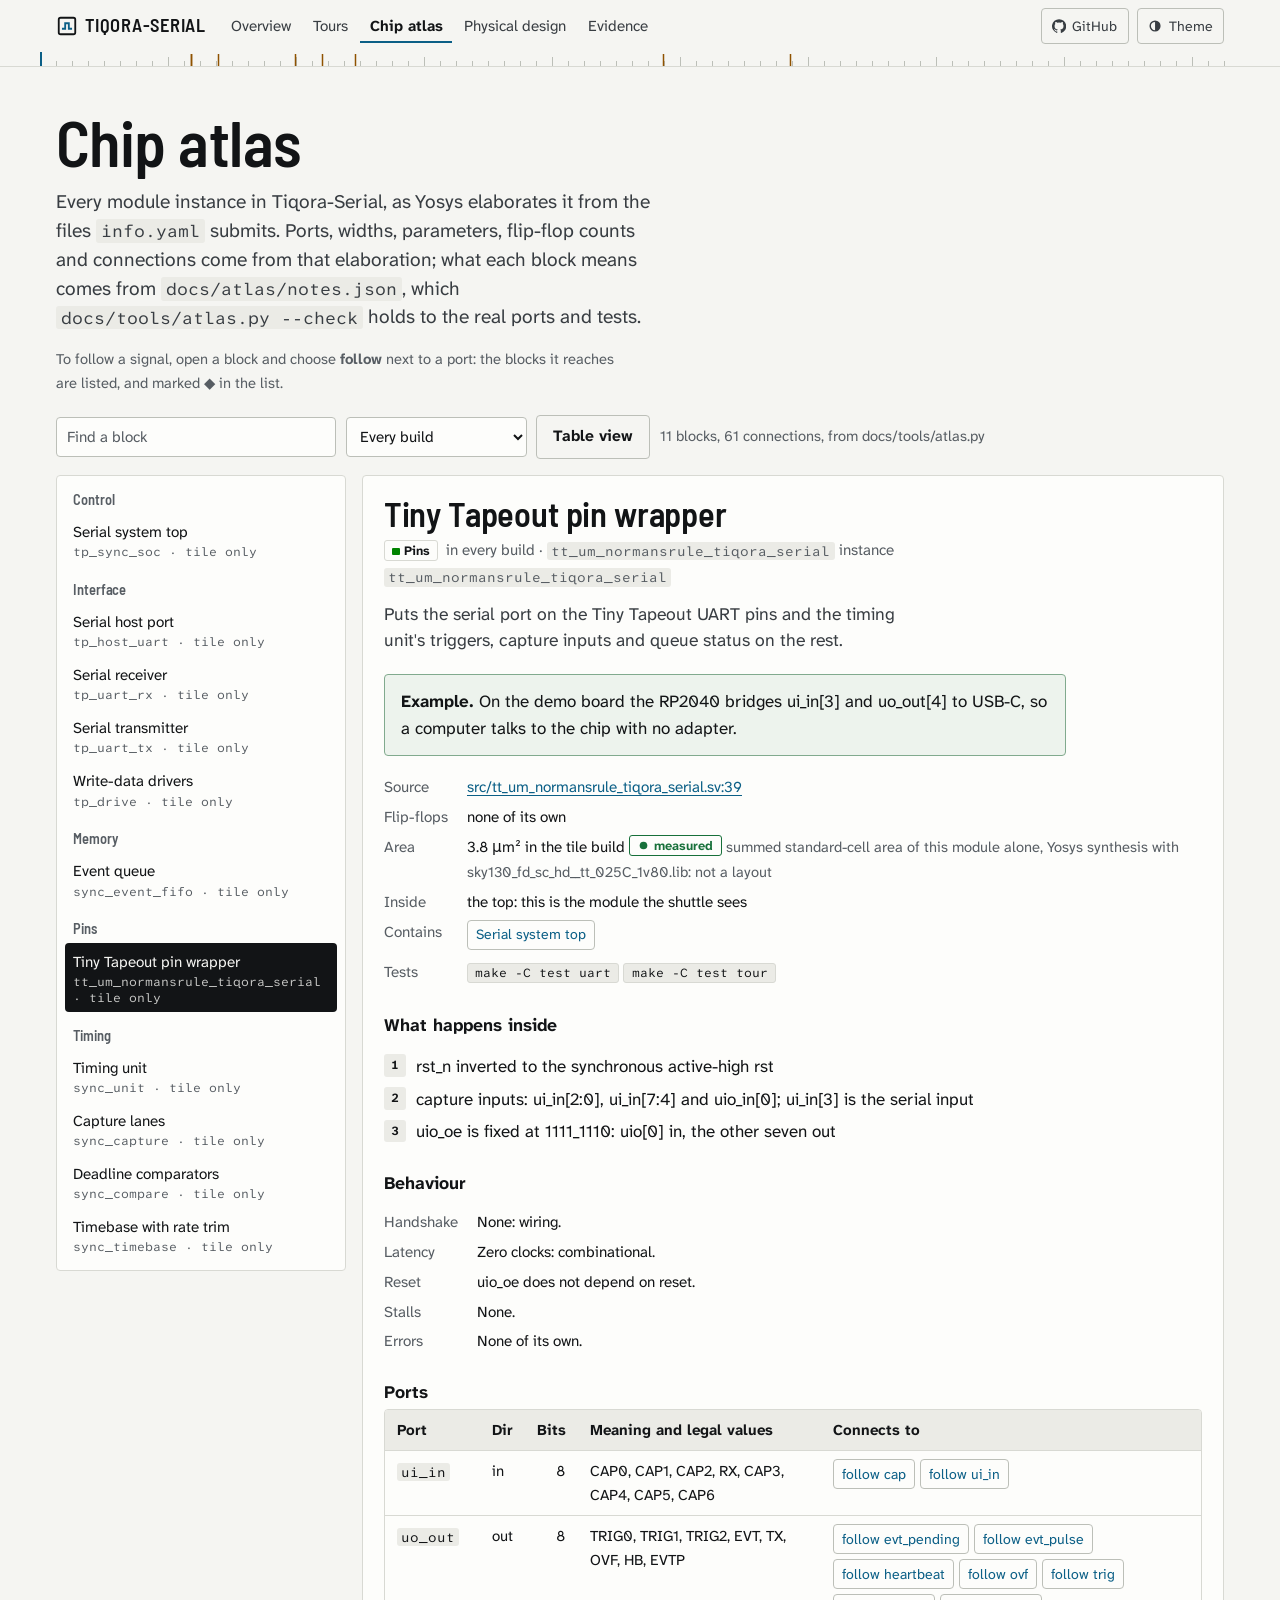
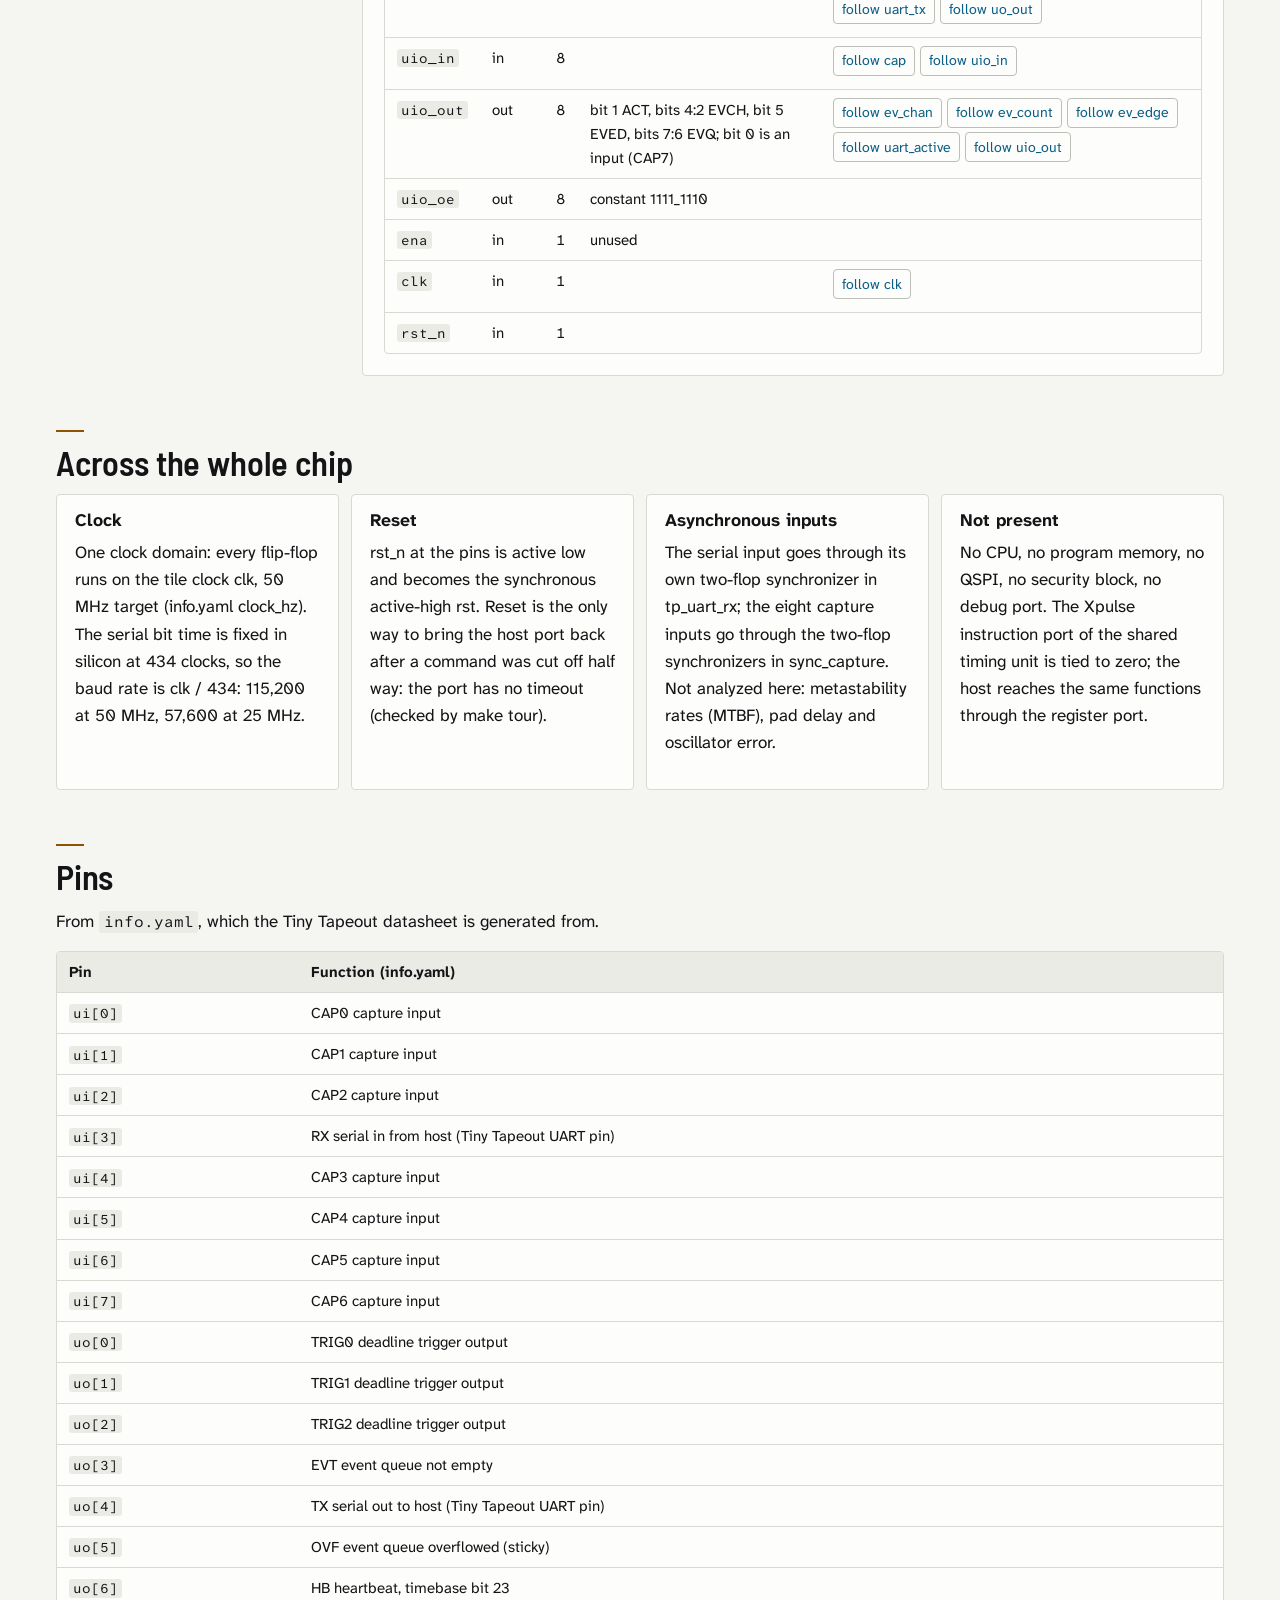
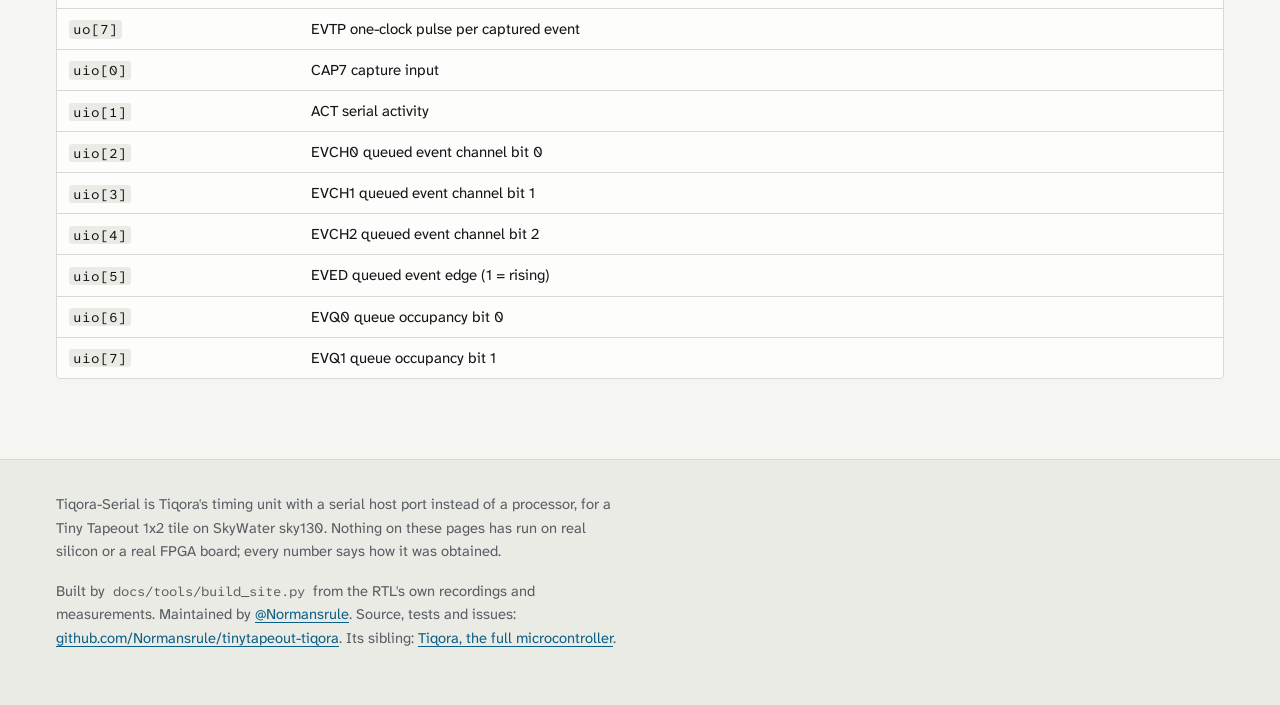
<file: docs/site/atlas.html>
<!doctype html>
<html lang=en>
<head>
<meta charset=utf-8>
<meta name=viewport content="width=device-width, initial-scale=1">
<title>Chip atlas · Tiqora-Serial</title>
<meta name=description content="Every block in Tiqora-Serial, from the elaborated RTL: ports with legal values, parameters, flip-flops, measured area, behaviour, tests and connections.">
<meta name=generator content="docs/tools/build_site.py; edit docs/site/pages/atlas.html, not this file">
<meta name=theme-color content="#f5f5f2" media="(prefers-color-scheme: light)">
<meta name=theme-color content="#0b0d0c" media="(prefers-color-scheme: dark)">
<link rel=icon href="data:image/svg+xml,%3Csvg viewBox=%270 0 24 24%27 xmlns=%27http://www.w3.org/2000/svg%27%3E%3Crect x=%273%27 y=%273%27 width=%2718%27 height=%2718%27 rx=%272%27 fill=%27none%27 stroke=%27#141816%27 stroke-width=%272%27/%3E%3Cpath d=%27M6.5 15h3.5V9h4v6h3.5%27 fill=%27none%27 stroke=%27#0b5f86%27 stroke-width=%272%27/%3E%3C/svg%3E">
<meta property=og:type content=website>
<meta property=og:site_name content="Tiqora-Serial">
<meta property=og:title content="Chip atlas · Tiqora-Serial">
<meta property=og:description content="Every block in Tiqora-Serial, from the elaborated RTL: ports with legal values, parameters, flip-flops, measured area, behaviour, tests and connections.">
<meta property=og:url content="https://normansrule.github.io/tinytapeout-tiqora/atlas.html">
<style>
@font-face { font-family: "Atkinson Hyperlegible Next"; font-style: normal; font-weight: 200 800; font-display: swap; src: url([data-uri]) format("woff2"); }
@font-face { font-family: "Atkinson Hyperlegible Mono"; font-style: normal; font-weight: 200 800; font-display: swap; src: url([data-uri]) format("woff2"); }
@font-face { font-family: "Barlow Semi Condensed"; font-style: normal; font-weight: 600; font-display: swap; src: url([data-uri]) format("woff2"); }
/* exhibit.css — the explorer's look, shared unchanged by tiqora-skywater130
   and tinytapeout-tiqora (docs/tools/check_site.py compares the two copies).

   Scope, kept calm. The site is read like a logic analyser's capture: time
   runs left to right, a cycle ruler under the header follows your place on
   the page, the recorded traces are amber, and the cursor that marks "now"
   is a cool probe blue. Light mode is the capture printed on paper; dark
   mode is the instrument's screen. Readability comes first: a 56-character
   measure, Atkinson Hyperlegible Next for text and Mono for values (drawn so
   that 0/O and 1/l/I never get confused, on pages full of hex), and Barlow
   Semi Condensed, the lettering of an instrument's front panel, for headings
   only. The die zoom on the overview is the one dark screen in both themes,
   drawn the way Visual 6502 draws a die: layers as translucent colour on
   black. Colour never carries meaning alone: every status has a word and a
   drawn shape, every signal row and block has its name.

   Motion is physical and quiet: the player cursor follows a critically
   damped spring, buttons give a 0.97 press, a new caption fades in, and the
   die zoom is driven by your own scrolling. With reduced motion the cursor
   jumps, and the zoom becomes four still views you step through. */

:root {
  --bg: #f5f5f2;          /* paper */
  --surface: #fdfdfb;
  --surface-2: #ebebe6;
  --ink: #121416;
  --ink-2: #383d42;
  --muted: #575d63;
  --line: #d8d9d3;
  --line-2: #bcbfb8;
  --trace: #8f5200;       /* the signature: a recorded trace, in amber */
  --accent: #0b5f86;      /* the probe: links, focus, the cursor, the current selection */
  --accent-ink: #ffffff;
  --button: #121416;      /* the primary button is ink, not accent */
  --button-ink: #f5f5f2;
  --focus: #0b5f86;
  /* signal kinds in the waveform */
  --sig-bit: #9a5800;
  --sig-bus: #0b6e57;
  --sig-enum: #a3406f;
  --sig-text: #383d42;
  --sig-pin: #2e7032;
  --sig-unknown: #a3a7a2;
  --cursor: #0b5f86;
  /* block categories (dataviz palette, validated for colour-vision deficiency) */
  --cat-interface: #2a78d6;
  --cat-compute: #eb6834;
  --cat-memory: #1baf7a;
  --cat-timing: #eda100;
  --cat-control: #e87ba4;
  --cat-pins: #008300;
  /* evidence */
  --ok: #17703a;
  --est: #855700;
  --fail: #b42318;
  --todo: #575d63;
  --rec: #0b5f86;
  /* the screen: code blocks and the die zoom are always the instrument's screen */
  --screen: #0b0d0c;
  --screen-ink: #e5e8e3;
  --screen-dim: #8e968f;
  --screen-line: #2a302d;
  --code-bg: #121416;
  --code-ink: #e5e8e3;
  --code-dim: #9aa29b;
  --radius: 4px;
  --ease-out: cubic-bezier(0.23, 1, 0.32, 1);
  --mono: "Atkinson Hyperlegible Mono", ui-monospace, "SFMono-Regular", Menlo, Consolas, monospace;
  --sans: "Atkinson Hyperlegible Next", ui-sans-serif, system-ui, -apple-system, "Segoe UI", Roboto, sans-serif;
  --display: "Barlow Semi Condensed", "Atkinson Hyperlegible Next", ui-sans-serif, system-ui, sans-serif;
  color-scheme: light;
}

@media (prefers-color-scheme: dark) {
  :root:not([data-theme="light"]) {
    --bg: #0b0d0c; --surface: #111413; --surface-2: #181c1a; --ink: #e5e8e3; --ink-2: #bcc3bd;
    --muted: #8e968f; --line: #242927; --line-2: #363d3a; --trace: #ffb000; --accent: #7cc6ea; --accent-ink: #0b0d0c;
    --button: #e5e8e3; --button-ink: #0b0d0c; --focus: #7cc6ea;
    --sig-bit: #ffb000; --sig-bus: #5fd0a6; --sig-enum: #e391bd; --sig-text: #bcc3bd; --sig-pin: #8bd17c;
    --sig-unknown: #4d5651; --cursor: #9ad8f7;
    --cat-interface: #3987e5; --cat-compute: #d95926; --cat-memory: #199e70; --cat-timing: #c98500;
    --cat-control: #d55181; --cat-pins: #008300;
    --ok: #5bd28a; --est: #e8b84a; --fail: #ff7b72; --todo: #8e968f; --rec: #7cc6ea;
    --code-bg: #070908; --code-ink: #e5e8e3; --code-dim: #8a928b; color-scheme: dark;
  }
}
:root[data-theme="dark"] {
  --bg: #0b0d0c; --surface: #111413; --surface-2: #181c1a; --ink: #e5e8e3; --ink-2: #bcc3bd;
  --muted: #8e968f; --line: #242927; --line-2: #363d3a; --trace: #ffb000; --accent: #7cc6ea; --accent-ink: #0b0d0c;
  --button: #e5e8e3; --button-ink: #0b0d0c; --focus: #7cc6ea;
  --sig-bit: #ffb000; --sig-bus: #5fd0a6; --sig-enum: #e391bd; --sig-text: #bcc3bd; --sig-pin: #8bd17c;
  --sig-unknown: #4d5651; --cursor: #9ad8f7;
  --cat-interface: #3987e5; --cat-compute: #d95926; --cat-memory: #199e70; --cat-timing: #c98500;
  --cat-control: #d55181; --cat-pins: #008300;
  --ok: #5bd28a; --est: #e8b84a; --fail: #ff7b72; --todo: #8e968f; --rec: #7cc6ea;
  --code-bg: #070908; --code-ink: #e5e8e3; --code-dim: #8a928b; color-scheme: dark;
}

* { box-sizing: border-box; }
html { -webkit-text-size-adjust: 100%; }
body { margin: 0; background: var(--bg); color: var(--ink); font: 17px/1.6 var(--sans); font-optical-sizing: auto; }
::selection { background: color-mix(in srgb, var(--accent) 28%, transparent); color: inherit; }
a { color: var(--accent); text-underline-offset: 3px; text-decoration-thickness: 1px; }
a:hover { text-decoration-thickness: 2px; }
code, kbd, .mono { font-family: var(--mono); font-size: .9em; }
code { background: var(--surface-2); padding: .05em .3em; border-radius: 3px; }
kbd { border: 1px solid var(--line-2); border-bottom-width: 2px; border-radius: 3px; padding: 0 .35em; background: var(--surface); }
h1, h2, h3 { line-height: 1.15; text-wrap: balance; }
h1, h2 { font-family: var(--display); font-weight: 600; }
h1 { font-size: clamp(2.4rem, 6vw, 4rem); line-height: 1.02; letter-spacing: -.008em; margin: 2.6rem 0 .9rem; max-width: 24ch; }
h2 { font-size: clamp(1.6rem, 3vw, 2.15rem); letter-spacing: -.005em; margin: 3.4rem 0 .7rem; }
/* a page section opens with the same mark the cycle ruler gives it */
main > h2::before, section > h2::before { content: ""; display: block; width: 28px; height: 2px; margin-bottom: .7rem; background: var(--trace); }
h3 { font-size: 1.1rem; font-weight: 700; margin: 1.8rem 0 .4rem; }
p { margin: .5rem 0 1rem; max-width: 56ch; text-wrap: pretty; }
:focus-visible { outline: 2px solid var(--focus); outline-offset: 2px; border-radius: 3px; }
.skip { position: absolute; left: -999px; top: 0; background: var(--button); color: var(--button-ink); padding: .5rem 1rem; z-index: 10; }
.skip:focus { left: 1rem; }
html { scrollbar-color: var(--line-2) var(--bg); }

/* ------------------------------------------------------------ layout */
/* the cycle ruler: a thin time axis under the header; its cursor is your place on the page
   and each tick is a section. It only reads the scroll position, so it never animates on its own. */
.ruler { position: relative; height: 14px; max-width: 1200px; margin: 0 auto; }
.ruler svg { position: absolute; inset: 0; width: 100%; height: 14px; display: block; }
.ruler .minor { stroke: var(--line-2); stroke-width: 1; }
.ruler .sec { stroke: var(--trace); stroke-width: 1.5; }
.ruler .now { position: absolute; top: 0; bottom: 0; width: 2px; left: 0; background: var(--cursor); transform: translateX(var(--x, 0px)); }
.top { position: sticky; top: 0; z-index: 5; background: var(--bg); border-bottom: 1px solid var(--line); }
.top .in { display: flex; gap: 1rem; align-items: center; max-width: 1200px; margin: 0 auto; padding: .5rem 16px; flex-wrap: wrap; }
.brand { font-family: var(--display); font-weight: 600; letter-spacing: .04em; font-size: 1.15rem; color: var(--ink); text-decoration: none; display: flex; align-items: center; gap: .45rem; }
.brand svg { width: 22px; height: 22px; }
.top nav { display: flex; gap: .15rem; flex-wrap: wrap; flex: 1; }
.top nav a { color: var(--ink-2); text-decoration: none; padding: .3rem .6rem; border-radius: 4px; font-size: .95rem; }
.top nav a[aria-current="page"] { color: var(--ink); font-weight: 700; box-shadow: inset 0 -2px 0 var(--accent); border-radius: 0; }
.top nav a:hover { color: var(--ink); background: var(--surface-2); }
/* the source link and the theme switch sit together at the right */
.top .tools { margin-left: auto; display: flex; gap: .5rem; align-items: center; }
.src { display: inline-flex; align-items: center; gap: .4rem; font-size: .88rem; color: var(--ink-2); text-decoration: none;
  border: 1px solid var(--line-2); border-radius: 4px; padding: .3rem .65rem; min-height: 36px; }
@media (hover: hover) and (pointer: fine) { .src:hover { color: var(--ink); border-color: var(--ink-2); } }
/* on a phone the pages become one row that scrolls sideways under the name, instead of a column */
@media (max-width: 700px) {
  .top { position: static; }
  .top .in { row-gap: .25rem; }
  .top nav { order: 3; flex: 1 0 100%; flex-wrap: nowrap; overflow-x: auto; scrollbar-width: none; margin: 0 -16px; padding: 0 10px; }
  .top nav::-webkit-scrollbar { display: none; }
  .top nav a { white-space: nowrap; }
}
@media (max-width: 400px) { .src span { position: absolute; width: 1px; height: 1px; overflow: hidden; clip: rect(0 0 0 0); } }
/* a set of evidence labels moves to the next line as one group */
.evset { display: inline-flex; flex-wrap: wrap; gap: .35rem; vertical-align: middle; }
main { max-width: 1200px; margin: 0 auto; padding: 0 16px 5rem; }
footer { border-top: 1px solid var(--line); color: var(--muted); font-size: .92rem; background: var(--surface-2); }
footer .in { max-width: 1200px; margin: 0 auto; padding: 1.6rem 16px 2.4rem; }
.grid { display: grid; gap: .75rem; grid-template-columns: repeat(auto-fit, minmax(260px, 1fr)); }
.card { background: var(--surface); border: 1px solid var(--line); border-radius: var(--radius); padding: 1rem 1.1rem; }
.card h3 { margin-top: 0; }
a.card { transition: border-color 150ms ease; }
@media (hover: hover) and (pointer: fine) { a.card:hover { border-color: var(--line-2); } a.card:hover h3 { color: var(--accent); } }
/* the tour list: a plain list, read top to bottom, not a grid of cards */
.tourlist { list-style: none; padding: 0; margin: 1.2rem 0 0; border-top: 1px solid var(--line); max-width: 760px; }
.tourlist li { display: grid; grid-template-columns: minmax(0, 1fr) auto; gap: .1rem 1.2rem; padding: .8rem 0; border-bottom: 1px solid var(--line); }
.tourlist a { font-weight: 700; font-size: 1.05rem; }
.tourlist p { grid-column: 1; margin: 0; color: var(--ink-2); }
.tourlist .small { grid-column: 2; grid-row: 1; font-family: var(--mono); font-variant-numeric: tabular-nums; font-size: .82rem; white-space: nowrap; }
@media (max-width: 560px) { .tourlist li { grid-template-columns: 1fr; } .tourlist .small { grid-column: 1; grid-row: auto; } }
.lede { font-size: 1.2rem; line-height: 1.5; color: var(--ink-2); max-width: 50ch; }
.meta { color: var(--muted); font-size: .95rem; margin: -.2rem 0 .8rem; }
.hero { padding: .5rem 0 1rem; display: grid; gap: 1.6rem; grid-template-columns: minmax(0, 1fr); }
.hero-art { margin: 0; background: var(--surface); border-radius: var(--radius); padding: 12px; border: 1px solid var(--line); }
.hero-art svg { display: block; width: 100%; height: auto; }
/* on a phone the diagram keeps a readable size and scrolls sideways instead of shrinking */
@media (max-width: 700px) { .hero-art { overflow-x: auto; } .hero-art svg { min-width: 680px; } }
li { text-wrap: pretty; }
.btn { display: inline-flex; align-items: center; gap: .45rem; background: var(--button); color: var(--button-ink); border: 1px solid var(--button); border-radius: 4px;
  padding: .55rem 1rem; font: inherit; font-size: .98rem; font-weight: 700; cursor: pointer; text-decoration: none; min-height: 44px;
  transition: transform 140ms var(--ease-out), background-color 150ms ease, border-color 150ms ease; }
.btn.ghost { background: transparent; color: var(--ink); border-color: var(--line-2); }
@media (hover: hover) and (pointer: fine) { .btn:hover { background: color-mix(in srgb, var(--button) 86%, var(--bg)); } .btn.ghost:hover { background: var(--surface-2); border-color: var(--ink-2); } }
.btn[aria-pressed="true"] { background: var(--surface-2); color: var(--ink); border-color: var(--ink-2); }
.row { display: flex; gap: .6rem; flex-wrap: wrap; align-items: center; }
.small { font-size: .92rem; color: var(--muted); }
.qa { display: grid; grid-template-columns: minmax(150px, 230px) 1fr; gap: .2rem 2rem; border-top: 1px solid var(--line); padding: 1.1rem 0 .5rem; }
.qa > h3 { margin: .1rem 0 0; font-size: 1.05rem; color: var(--ink); }
.qa > div > p:first-child { margin-top: 0; }
.qa > div { min-width: 0; }
@media (max-width: 700px) { .qa { grid-template-columns: 1fr; } }

/* ------------------------------------------------------------ form controls */
input, select, button { font: inherit; color: inherit; }
.toolbar { margin: 1.2rem 0 1rem; }
.toolbar input, .toolbar select, .controls select, .lab input, .lab select {
  font-size: .95rem; padding: .45rem .6rem; min-height: 40px; border-radius: 4px; border: 1px solid var(--line-2);
  background: var(--surface); color: var(--ink); }
.toolbar input { flex: 1 1 200px; max-width: 280px; }
.toolbar input::placeholder { color: var(--muted); opacity: 1; }
.toolbar .btn { min-height: 40px; }

/* ------------------------------------------------------------ tables */
.tablewrap { overflow-x: auto; border: 1px solid var(--line); border-radius: var(--radius); background: var(--surface); }
table { border-collapse: collapse; width: 100%; font-size: .94rem; }
th, td { text-align: left; padding: .5rem .75rem; border-bottom: 1px solid var(--line); vertical-align: top; }
th { background: var(--surface-2); font-weight: 700; position: sticky; top: 0; }
tr:last-child td { border-bottom: 0; }
td.num, th.num { text-align: right; font-variant-numeric: tabular-nums; white-space: nowrap; }
th.nw, td.nw { white-space: nowrap; }

/* ------------------------------------------------------------ drawn marks
   Status shapes are small SVG masks filled with the text colour, so they
   look the same in every font and on every system. */
.ev::before, .checks li::before, .values tr.changed td.v::after {
  content: ""; display: inline-block; width: .85em; height: .85em; flex: none; background: currentColor;
  -webkit-mask: var(--m) center / contain no-repeat; mask: var(--m) center / contain no-repeat; }
.ev { --m: url("data:image/svg+xml,%3Csvg xmlns='http://www.w3.org/2000/svg' viewBox='0 0 16 16'%3E%3Ccircle cx='8' cy='8' r='5.5'/%3E%3C/svg%3E"); }
.ev { display: inline-flex; align-items: center; gap: .35rem; font-size: .8rem; font-weight: 700; line-height: 1.5;
  border: 1.5px solid currentColor; border-radius: 3px; padding: 0 .5rem; white-space: nowrap; vertical-align: .08em; }
.ev.measured, .ev.pass, .ev.done { color: var(--ok); }
.ev.estimate, .ev.est { color: var(--est);
  --m: url("data:image/svg+xml,%3Csvg xmlns='http://www.w3.org/2000/svg' viewBox='0 0 16 16'%3E%3Ccircle cx='8' cy='8' r='5' fill='none' stroke='%23000' stroke-width='2'/%3E%3Cpath d='M8 3a5 5 0 0 0 0 10z'/%3E%3C/svg%3E"); }
.ev.fail { color: var(--fail);
  --m: url("data:image/svg+xml,%3Csvg xmlns='http://www.w3.org/2000/svg' viewBox='0 0 16 16'%3E%3Cpath d='M3.5 3.5l9 9M12.5 3.5l-9 9' stroke='%23000' stroke-width='2.4' stroke-linecap='round'/%3E%3C/svg%3E"); }
.ev.todo, .ev.none { color: var(--todo); border-style: dashed;
  --m: url("data:image/svg+xml,%3Csvg xmlns='http://www.w3.org/2000/svg' viewBox='0 0 16 16'%3E%3Ccircle cx='8' cy='8' r='5' fill='none' stroke='%23000' stroke-width='2'/%3E%3C/svg%3E"); }
.ev.blocked { color: var(--fail); border-style: dashed;
  --m: url("data:image/svg+xml,%3Csvg xmlns='http://www.w3.org/2000/svg' viewBox='0 0 16 16'%3E%3Ccircle cx='8' cy='8' r='5' fill='none' stroke='%23000' stroke-width='2'/%3E%3Cpath d='M4.5 11.5l7-7' stroke='%23000' stroke-width='2'/%3E%3C/svg%3E"); }
.ev.recorded { color: var(--rec);
  --m: url("data:image/svg+xml,%3Csvg xmlns='http://www.w3.org/2000/svg' viewBox='0 0 16 16'%3E%3Cpath d='M4.5 2.5L13 8l-8.5 5.5z'/%3E%3C/svg%3E"); }
.ev.computed { color: var(--sig-bus);
  --m: url("data:image/svg+xml,%3Csvg xmlns='http://www.w3.org/2000/svg' viewBox='0 0 16 16'%3E%3Cpath d='M3 5.5h10M3 10.5h10' stroke='%23000' stroke-width='2.2'/%3E%3C/svg%3E"); }
.ev.illustrative { color: var(--muted);
  --m: url("data:image/svg+xml,%3Csvg xmlns='http://www.w3.org/2000/svg' viewBox='0 0 16 16'%3E%3Cpath d='M3 13l1-3.5 6.5-6.5 2.5 2.5L6.5 12z' fill='none' stroke='%23000' stroke-width='1.8' stroke-linejoin='round'/%3E%3C/svg%3E"); }
.ev.experimental { color: var(--est); border-style: dashed;
  --m: url("data:image/svg+xml,%3Csvg xmlns='http://www.w3.org/2000/svg' viewBox='0 0 16 16'%3E%3Cpath d='M6 2.5h4M6.8 2.5v4L3 13.5h10L9.2 6.5v-4' fill='none' stroke='%23000' stroke-width='1.8' stroke-linejoin='round'/%3E%3C/svg%3E"); }

/* a diamond marks "this block is involved" and "on the followed net" */
.blocks li.on::before, .onnet { content: ""; display: inline-block; width: .5em; height: .5em; background: var(--accent);
  transform: rotate(45deg); margin: 0 .55em .1em .1em; vertical-align: middle; }

/* ------------------------------------------------------------ the evidence ladder */
.ladder { list-style: none; margin: 0; padding: 0; display: grid; gap: 0; border-top: 1px solid var(--line); }
.ladder li { display: grid; grid-template-columns: 2.2rem minmax(130px, 220px) auto 1fr; gap: .8rem; align-items: start;
  padding: .7rem .2rem; border-bottom: 1px solid var(--line); }
.ladder .n { font: 700 .9rem var(--mono); color: var(--muted); padding-top: .1rem; font-variant-numeric: tabular-nums; }
.ladder .what { font-weight: 700; }
.ladder .why { color: var(--ink-2); font-size: .95rem; }
.ladder.plain li { grid-template-columns: minmax(140px, 280px) auto 1fr; }
@media (max-width: 700px) { .ladder li { grid-template-columns: 2rem 1fr; } .ladder.plain li { grid-template-columns: 1fr; } .ladder.plain li > * { grid-column: 1 !important; } .ladder li > .ev, .ladder .why { grid-column: 2; } .ladder li > .ev { justify-self: start; } }

/* ------------------------------------------------------------ the player */
.player { background: var(--surface); border: 1px solid var(--line); border-radius: var(--radius); overflow: hidden; }
.player header { display: flex; gap: .8rem 1rem; flex-wrap: wrap; align-items: center; padding: .9rem 1rem .4rem; }
.player header h2 { margin: 0; font-size: 1.3rem; flex: 1 1 260px; }
.player .kind { margin-left: auto; }
.player .summary { padding: 0 1rem; color: var(--ink-2); margin: .2rem 0 .8rem; }
.controls { display: flex; gap: .4rem; flex-wrap: wrap; align-items: center; padding: .6rem 1rem; border-top: 1px solid var(--line); background: var(--surface-2); }
.controls button { display: inline-flex; align-items: center; justify-content: center; gap: .4rem; font-size: .92rem; padding: .35rem .65rem;
  border-radius: 4px; border: 1px solid var(--line-2); background: var(--surface); color: var(--ink); cursor: pointer; min-height: 40px; min-width: 40px;
  transition: transform 120ms var(--ease-out), background-color 150ms ease; }
.controls select { min-height: 40px; }
.controls button[aria-pressed="true"] { background: var(--ink); color: var(--bg); border-color: var(--ink); }
@media (hover: hover) and (pointer: fine) { .controls button:hover { border-color: var(--ink-2); } }
.ico { width: 1em; height: 1em; flex: none; fill: none; stroke: currentColor; stroke-width: 1.6; stroke-linecap: round; stroke-linejoin: round; }
.controls .scrub { flex: 1 1 200px; display: flex; align-items: center; gap: .6rem; }
.controls input[type=range] { width: 100%; accent-color: var(--accent); }
.controls .readout { font: .85rem var(--mono); color: var(--ink-2); min-width: 12ch; font-variant-numeric: tabular-nums; }
.caption { margin: 0; padding: .9rem 1rem 1rem; min-height: 4.8em; border-top: 1px solid var(--line); font-size: 1.05rem; max-width: none; }
.caption > span:not(.at), .caption { text-wrap: pretty; }
.caption .at { font: 700 .82rem var(--mono); color: var(--cursor); display: block; margin-bottom: .2rem; font-variant-numeric: tabular-nums; }
.caption[hidden] { display: none; }
.wave { overflow-x: auto; padding: .4rem 0; }
.wave svg { display: block; min-width: 640px; }
.wave .lbl { font: 12px var(--mono); fill: var(--ink-2); }
.wave .val { font: 11.5px var(--mono); fill: var(--ink); }
.wave .grid { stroke: var(--line); stroke-width: 1; }
.wave .axis { font: 11px var(--mono); fill: var(--muted); }
.wave .s-bit { stroke: var(--sig-bit); fill: none; stroke-width: 1.6; }
.wave .s-bus, .wave .s-enum, .wave .s-text { fill: color-mix(in srgb, var(--sig-bus) 10%, transparent); stroke: var(--sig-bus); stroke-width: 1.2; }
.wave .s-enum { fill: color-mix(in srgb, var(--sig-enum) 10%, transparent); stroke: var(--sig-enum); }
.wave .s-text { fill: color-mix(in srgb, var(--sig-text) 7%, transparent); stroke: var(--sig-text); }
.wave .s-x { fill: url(#hatch); stroke: var(--sig-unknown); stroke-width: 1; }
.wave .cursor { stroke: var(--cursor); stroke-width: 2; }
.wave .mark { stroke: var(--muted); stroke-dasharray: 3 3; }
.wave .marklbl { font: 700 11px var(--sans); fill: var(--muted); }
.wave .capdot { fill: var(--cursor); }
.wave .byte-h { fill: color-mix(in srgb, var(--sig-bit) 12%, transparent); stroke: var(--sig-bit); }
.wave .byte-c { fill: color-mix(in srgb, var(--sig-pin) 14%, transparent); stroke: var(--sig-pin); }
.wave .hot .lbl { fill: var(--ink); font-weight: 700; }
.wave .hit { fill: transparent; cursor: pointer; }
.split { display: grid; grid-template-columns: minmax(0, 1fr) 300px; border-top: 1px solid var(--line); }
@media (max-width: 960px) { .split { grid-template-columns: 1fr; } }
.side { border-left: 1px solid var(--line); padding: .8rem 1rem; font-size: .92rem; background: color-mix(in srgb, var(--surface-2) 45%, var(--surface)); }
@media (max-width: 960px) { .side { border-left: 0; border-top: 1px solid var(--line); } }
.side h3 { font-size: .95rem; color: var(--ink); margin: .3rem 0 .45rem; }
.side h3 + * { margin-bottom: 1rem; }
.values { width: 100%; font-size: .88rem; }
.values td { padding: .22rem .3rem; border: 0; }
.values td:first-child { color: var(--ink-2); }
.values td.v { font-family: var(--mono); text-align: right; font-variant-numeric: tabular-nums; overflow-wrap: anywhere; }
.values tr.changed td { font-weight: 700; }
.values tr.changed td.v::after { color: var(--cursor); width: .6em; height: .6em; margin-left: .35em;
  --m: url("data:image/svg+xml,%3Csvg xmlns='http://www.w3.org/2000/svg' viewBox='0 0 16 16'%3E%3Cpath d='M13 2v12L3 8z'/%3E%3C/svg%3E"); }
.blocks { list-style: none; padding: 0; margin: 0; display: grid; gap: .1rem; }
.blocks li { padding: .15rem .4rem; border-radius: 3px; color: var(--muted); font: .84rem var(--mono); }
.blocks li.on { color: var(--ink); background: color-mix(in srgb, var(--accent) 10%, transparent); font-weight: 700; }
details.prov { padding: .7rem 1rem; border-top: 1px solid var(--line); font-size: .9rem; color: var(--ink-2); }
details.prov summary { cursor: pointer; font-weight: 700; }
details.prov code { word-break: break-all; }
.checks { list-style: none; padding: 0; margin: .3rem 0; }
.checks li { display: flex; gap: .5rem; align-items: baseline; }
.checks li::before { color: var(--ok); width: .8em; height: .8em; transform: translateY(.08em);
  --m: url("data:image/svg+xml,%3Csvg xmlns='http://www.w3.org/2000/svg' viewBox='0 0 16 16'%3E%3Cpath d='M3 8.5l3.2 3.2L13 4.5' fill='none' stroke='%23000' stroke-width='2.4' stroke-linecap='round' stroke-linejoin='round'/%3E%3C/svg%3E"); }
.checks li.bad::before { color: var(--fail);
  --m: url("data:image/svg+xml,%3Csvg xmlns='http://www.w3.org/2000/svg' viewBox='0 0 16 16'%3E%3Cpath d='M3.5 3.5l9 9M12.5 3.5l-9 9' stroke='%23000' stroke-width='2.4' stroke-linecap='round'/%3E%3C/svg%3E"); }
.seqs { display: grid; gap: .5rem; grid-template-columns: repeat(auto-fill, minmax(230px, 1fr)); margin: 1.4rem 0 1rem; }
.seqs button { text-align: left; font: inherit; padding: .75rem .85rem; border-radius: var(--radius); border: 1px solid var(--line); background: var(--surface); color: var(--ink); cursor: pointer;
  transition: border-color 150ms ease, transform 140ms var(--ease-out); }
@media (hover: hover) and (pointer: fine) { .seqs button:hover { border-color: var(--line-2); } }
.seqs button[aria-pressed="true"] { border-color: var(--accent); box-shadow: inset 0 0 0 1px var(--accent); background: color-mix(in srgb, var(--accent) 5%, var(--surface)); }
.seqs button b { display: block; margin-bottom: .2rem; }
.seqs button span { font-size: .88rem; color: var(--muted); line-height: 1.45; display: block; }

/* ------------------------------------------------------------ the nibble lab */
.lab { display: grid; gap: .75rem; grid-template-columns: minmax(0, 1fr) minmax(0, 1fr); }
@media (max-width: 860px) { .lab { grid-template-columns: 1fr; } }
.lab label { display: block; font-weight: 700; font-size: .92rem; margin-bottom: .25rem; }
.lab input, .lab select { font-family: var(--mono); width: 100%; }
.lab input[aria-invalid="true"] { border-color: var(--fail); box-shadow: inset 0 0 0 1px var(--fail); }
.nibs { font-family: var(--mono); font-variant-numeric: tabular-nums; }
.nibs td, .nibs th { text-align: center; padding: .3rem .4rem; }
.nibs tr.on td { background: color-mix(in srgb, var(--accent) 12%, transparent); font-weight: 700; }

/* ------------------------------------------------------------ the atlas */
.atlas { display: grid; grid-template-columns: 290px minmax(0, 1fr); gap: 1rem; align-items: start; }
@media (max-width: 900px) { .atlas { grid-template-columns: 1fr; } }
.tree { background: var(--surface); border: 1px solid var(--line); border-radius: var(--radius); padding: .5rem; position: sticky; top: 4rem; max-height: calc(100vh - 5rem); overflow: auto; }
@media (max-width: 900px) { .tree { position: static; max-height: none; } }
.tree h2 { font-size: .9rem; font-weight: 700; line-height: 1.3; color: var(--muted); margin: .9rem .5rem .25rem; text-transform: capitalize; }
.tree h2:first-child { margin-top: .4rem; }
.tree button { display: block; width: 100%; text-align: left; font-size: .95rem; background: none; border: 0; color: var(--ink); padding: .4rem .5rem; border-radius: 4px; cursor: pointer; }
.tree button small { display: block; font: .78rem var(--mono); color: var(--muted); }
@media (hover: hover) and (pointer: fine) { .tree button:hover { background: var(--surface-2); } }
.tree button[aria-current="true"] { background: var(--ink); color: var(--bg); }
.tree button[aria-current="true"] small { color: inherit; opacity: .8; }
.tree button.dim { opacity: .55; }
.detail { background: var(--surface); border: 1px solid var(--line); border-radius: var(--radius); padding: 1.1rem 1.3rem 1.3rem; min-width: 0; }
.detail h2 { margin: 0 0 .5rem; }
.detail h3 { margin-top: 1.8rem; }
.detail, .kv dd { overflow-wrap: anywhere; min-width: 0; }
.detail code { word-break: break-word; }
.detail .lede { font-size: 1.1rem; }
.kv { display: grid; grid-template-columns: max-content 1fr; gap: .35rem 1.2rem; font-size: .95rem; }
.kv dt { color: var(--muted); }
.kv dd { margin: 0; }
.tag { display: inline-block; font: .78rem var(--mono); padding: .05rem .45rem; border-radius: 3px; background: var(--surface-2); border: 1px solid var(--line); margin: 0 .25rem .25rem 0; }
.tag.cat { font-family: var(--sans); font-weight: 700; font-size: .8rem; color: var(--ink); background: var(--surface); text-transform: capitalize; }
.tag.cat::before { content: ""; display: inline-block; width: .6em; height: .6em; border-radius: 1px; margin-right: .35em; background: var(--c, var(--muted)); }
.cat-pins { --c: var(--cat-pins); } .cat-interface { --c: var(--cat-interface); } .cat-control { --c: var(--cat-control); }
.cat-compute { --c: var(--cat-compute); } .cat-memory { --c: var(--cat-memory); } .cat-timing { --c: var(--cat-timing); }
.swatch { display: inline-block; width: .65em; height: .65em; border-radius: 1px; margin: 0 .3em 0 .45em; background: var(--c, var(--muted)); vertical-align: .02em; }
/* the zoom's captions sit on the dark stage, like the canvas: use the dark theme's category colours */
.zoom.scrolly [data-stage] { --cat-interface: #3987e5; --cat-compute: #d95926; --cat-memory: #199e70; --cat-timing: #c98500; --cat-control: #d55181; --cat-pins: #008300; }
.follow { font-size: .88rem; background: none; border: 1px solid var(--line-2); border-radius: 4px; padding: .15rem .5rem; color: var(--accent); cursor: pointer; min-height: 30px; }
@media (hover: hover) and (pointer: fine) { .follow:hover { border-color: var(--accent); } }
.stages { counter-reset: s; list-style: none; padding: 0; }
.stages li { counter-increment: s; padding-left: 2rem; position: relative; margin: .35rem 0; }
.stages li::before { content: counter(s); position: absolute; left: 0; top: .1rem; width: 1.4rem; height: 1.4rem; border-radius: 3px; background: var(--surface-2); font: 700 .78rem/1.4rem var(--mono); text-align: center; }

/* ------------------------------------------------------------ generated diagrams (build_site.py), drawn with the page's tokens */
.treemap svg { width: 100%; height: auto; max-height: 75vh; display: block; margin: 0 auto; }
.tm-die { fill: var(--surface-2); stroke: var(--muted); stroke-dasharray: 6 4; stroke-width: 1.5; }
.tm-cell { fill: color-mix(in srgb, var(--c) 30%, var(--surface)); stroke: var(--c); stroke-width: 1.5; }
.tm-name { font: 700 12px var(--mono); fill: var(--ink); pointer-events: none; }
.tm-val, .tm-short { font: 11.5px var(--mono); fill: var(--ink); pointer-events: none; }
.tm-note { font: 12px var(--sans); fill: var(--muted); }
.fl-chip { fill: var(--surface-2); stroke: var(--line-2); stroke-width: 1.5; }
.fl-chiplbl { font: 12px var(--mono); fill: var(--muted); }
.fl-col { font: 700 13px var(--sans); fill: var(--ink-2); }
.fl-edge { fill: none; stroke: var(--muted); stroke-width: 1.6; }
.fl-arrow { fill: var(--muted); }
.fl-elbl { font: 12px var(--sans); fill: var(--ink-2); paint-order: stroke; stroke: var(--surface); stroke-width: 4; }
.fl-elbl.in { stroke: var(--surface-2); }
.fl-node { fill: var(--surface); stroke: var(--c, var(--line-2)); stroke-width: 1.8; }
.fl-ext { fill: var(--surface); stroke: var(--line-2); stroke-width: 1.5; stroke-dasharray: 4 3; }
.fl-title { font: 700 13.5px var(--sans); fill: var(--ink); }
.fl-sub { font: 12px var(--sans); fill: var(--ink-2); }

.figure { background: var(--surface); border: 1px solid var(--line); border-radius: var(--radius); padding: .8rem; margin: 1rem 0; }
.figure img { max-width: 100%; height: auto; display: block; margin: 0 auto; border-radius: 3px; }
.figure figcaption { font-size: .92rem; color: var(--ink-2); margin-top: .6rem; max-width: 56ch; }
/* the board animation keeps a readable size on phones and scrolls sideways instead */
.figure.board .scroll { overflow-x: auto; }
.figure.board img { width: 880px; max-width: 100%; }
@media (max-width: 700px) { .figure.board img { max-width: none; width: 660px; } }
.note { border: 1px solid var(--line); background: var(--surface-2); padding: .8rem 1rem; border-radius: var(--radius); margin: 1.2rem 0; max-width: 62ch; }
.note.bad { border-color: color-mix(in srgb, var(--fail) 45%, var(--line)); background: color-mix(in srgb, var(--fail) 7%, var(--surface)); }
.note.good { border-color: color-mix(in srgb, var(--ok) 45%, var(--line)); background: color-mix(in srgb, var(--ok) 7%, var(--surface)); }
.theme { display: inline-flex; align-items: center; gap: .4rem; font-size: .88rem; background: none; border: 1px solid var(--line-2); color: var(--ink-2);
  border-radius: 4px; padding: .3rem .65rem; min-height: 36px; cursor: pointer; transition: transform 120ms var(--ease-out); }
@media (hover: hover) and (pointer: fine) { .theme:hover { color: var(--ink); border-color: var(--ink-2); } }
pre.cmd { background: var(--code-bg); color: var(--code-ink); padding: .9rem 1.1rem; border-radius: var(--radius); overflow-x: auto; font: .9rem/1.6 var(--mono); }
pre.cmd .c { color: var(--code-dim); }
.sr { position: absolute; width: 1px; height: 1px; overflow: hidden; clip: rect(0 0 0 0); white-space: nowrap; }

/* ------------------------------------------------------------ the die zoom (die.js)
   One dark screen in both themes. While scrolling, the stage stays put and
   four captions pass over it, one per view; with reduced motion it is a
   still screen with four buttons; without JavaScript, only the captions. */
.zoom { position: relative; margin: 3rem 0 1rem; }
.zoom-stage { position: relative; background: var(--screen); color: var(--screen-ink); border-radius: var(--radius); overflow: hidden; }
.zoom canvas { display: block; width: 100%; height: 100%; }
.zoom:not(.scrolly):not(.stepped) .zoom-stage { display: none; }
/* the header is sticky above 700 px: the stage sits under it, the header's height (--top-h) below the top */
.zoom { --top-h: 67px; }
@media (max-width: 700px) { .zoom { --top-h: 0px; } }
.zoom.scrolly .zoom-stage { position: sticky; top: var(--top-h); height: calc(100vh - var(--top-h)); height: calc(100svh - var(--top-h)); border-radius: 0; }
.zoom.scrolly .zoom-steps { margin-top: calc(var(--top-h) - 100vh); margin-top: calc(var(--top-h) - 100svh); position: relative; pointer-events: none; }
.zoom.scrolly [data-stage] { min-height: 100vh; min-height: 100svh; display: flex; align-items: center; padding: 0 24px; }
.zoom.scrolly [data-stage] > div { pointer-events: auto; max-width: 34rem; background: var(--screen); color: var(--screen-ink);
  border: 1px solid var(--screen-line); border-radius: var(--radius); padding: 1rem 1.2rem; opacity: 0; transition: opacity 240ms var(--ease-out); }
.zoom.scrolly [data-stage] .small { color: var(--screen-dim); }
.zoom.scrolly [data-stage][data-on] > div { opacity: 1; }
.zoom [data-stage] h2 { margin: 0 0 .4rem; font-size: clamp(1.4rem, 2.6vw, 1.9rem); }
.zoom [data-stage] p { margin: 0 0 .5rem; max-width: 52ch; }
.zoom [data-stage] p:last-child { margin-bottom: 0; }
.zoom-steps .num { font-family: var(--mono); font-variant-numeric: tabular-nums; font-size: .92em; }
.zoom .ev.illustrative, .zoom .ev.measured { vertical-align: .1em; }
.zoom.scrolly [data-stage] .ev.measured, .zoom.stepped .zoom-stage .ev.measured { color: #5bd28a; }
.zoom.scrolly [data-stage] .ev.illustrative { color: var(--screen-dim); }
.zoom.scrolly [data-stage] a { color: #9ad8f7; }
@media (max-width: 700px) {
  .zoom.scrolly [data-stage] { align-items: flex-end; padding: 0 12px 4.5rem; }
  .zoom.scrolly [data-stage] > div { max-width: none; }
}
/* the screen's own labels: what you are looking at, how big, which layer is which */
.zoom-label { position: absolute; left: 12px; top: 12px; margin: 0; padding: .15rem .5rem; font: 600 .85rem var(--sans); color: var(--screen-ink); max-width: calc(100% - 24px);
  background: color-mix(in srgb, var(--screen) 82%, transparent); border-radius: 3px; }
.zoom.scrolly [data-stage] code { background: var(--screen-line); color: var(--screen-ink); }
.zoom [data-stage] code { overflow-wrap: anywhere; }

.zoom-scale { position: absolute; right: 16px; bottom: 16px; display: grid; justify-items: end; gap: 4px; font: .82rem var(--mono); color: var(--screen-ink); }
.zoom-scale::before { content: ""; display: block; width: var(--w, 100px); height: 6px; border: 1.5px solid var(--screen-ink); border-top: 0; }
.zoom-legend { position: absolute; right: 16px; top: 14px; margin: 0; padding: .5rem .7rem; list-style: none; display: grid; gap: .15rem;
  font-size: .82rem; color: var(--screen-ink); background: color-mix(in srgb, var(--screen) 85%, transparent); border: 1px solid var(--screen-line); border-radius: var(--radius); }
.zoom-legend[hidden] { display: none; }
.zoom-legend li { display: flex; align-items: center; gap: .5rem; }
.zoom-legend i { width: 14px; height: 10px; border-radius: 1px; background: var(--c); flex: none; }
@media (max-width: 700px) { .zoom-legend { display: none; } }
/* reduced motion: a still screen, four buttons, one caption */
.zoom.stepped .zoom-stage { aspect-ratio: 16 / 9; max-height: 70vh; width: 100%; }
@media (max-width: 700px) { .zoom.stepped .zoom-stage { aspect-ratio: 4 / 5; } }
.zoom-go { display: none; }
.zoom.stepped .zoom-go { display: flex; gap: .4rem; flex-wrap: wrap; margin: .8rem 0; }
.zoom-go button { min-height: 40px; padding: .35rem .8rem; border-radius: 4px; border: 1px solid var(--line-2); background: var(--surface); color: var(--ink); cursor: pointer; font-size: .92rem; }
.zoom-go button[aria-pressed="true"] { background: var(--ink); color: var(--bg); border-color: var(--ink); }
.zoom.stepped [data-stage]:not([data-on]) { display: none; }
.zoom:not(.scrolly) [data-stage] { margin: 0 0 1.2rem; }

/* ------------------------------------------------------------ fire a deadline (labs.js) */
.deadline { background: var(--surface); border: 1px solid var(--line); border-radius: var(--radius); padding: 1rem 1.1rem 1.1rem; }
.dl-form label { display: block; font-weight: 700; font-size: .95rem; margin-bottom: .35rem; }
.dl-form input { font: 1rem var(--mono); font-variant-numeric: tabular-nums; width: 14ch; padding: .45rem .6rem; min-height: 44px; border-radius: 4px;
  border: 1px solid var(--line-2); background: var(--bg); color: var(--ink); }
.dl-form input[aria-invalid="true"] { border-color: var(--fail); box-shadow: inset 0 0 0 1px var(--fail); }
.dl-form #dl-msg { min-height: 1.5em; margin: .4rem 0 .2rem; }
.dl-form #dl-msg.err { color: var(--fail); }
.dl-scope { display: block; width: 100%; height: auto; background: var(--screen); border-radius: var(--radius); margin: .4rem 0 .8rem; }
.dl-lbl { font: 12px var(--mono); fill: var(--screen-dim); }
.dl-ann { font: 11.5px var(--mono); fill: var(--screen-ink); }
.dl-tk { stroke: var(--screen-line); stroke-width: 1; }
.dl-mark { stroke: var(--screen-dim); stroke-dasharray: 3 3; stroke-width: 1; }
.dl-brk { stroke: var(--screen-dim); stroke-width: 1.2; fill: none; }
.dl-bit { stroke: #5fd0a6; stroke-width: 1.6; fill: none; }
.dl-trig { stroke: #ffb000; stroke-width: 2; fill: none; }
.dl-cur { stroke: #9ad8f7; stroke-width: 2; }
.dl-sum { font-size: 1.05rem; max-width: 62ch; }
.dl-facts { margin: .6rem 0 0; }

/* ------------------------------------------------------------ the register ring (labs.js) */
.ringbox { display: grid; grid-template-columns: minmax(0, 260px) minmax(0, 1fr); gap: 1.2rem; align-items: center; margin-top: 1rem; }
@media (max-width: 700px) { .ringbox { grid-template-columns: 1fr; } .ringbox .ring { max-width: 260px; margin: 0 auto; } }
.ring { display: block; width: 100%; height: auto; }
.ring-slot { fill: var(--surface); stroke: var(--line-2); stroke-width: 1.2; }
.ring-slot.done { fill: var(--surface-2); }
.ring-slot.on { stroke: var(--accent); stroke-width: 2.2; fill: color-mix(in srgb, var(--accent) 12%, var(--surface)); }
.ring-a { font: 700 15px var(--mono); fill: var(--ink); }
.ring-s { font: 11px var(--mono); fill: var(--trace); }
.ring-n { font: 10px var(--mono); fill: var(--muted); }
.ring-add { fill: var(--ink); }
.ring-addt { font: 700 11px var(--sans); fill: var(--bg); }
.ring-tick { stroke: var(--ink); stroke-width: 2; }
.ring-c { font: 700 13px var(--mono); fill: var(--ink); }
.ring-mid { font: 10.5px var(--sans); fill: var(--muted); }

/* ------------------------------------------------------------ the opening shot (die.js reveal) */
/* the overview's dark sections run edge to edge; html clips the overflow so they never add sideways scroll */
html { overflow-x: clip; }
.bleed { margin-inline: calc(50% - 50vw); }
.reveal { position: relative; background: var(--screen); color: var(--screen-ink); --p: 0; }
.reveal-stage { position: relative; display: grid; justify-items: center; align-content: start; padding: 3.5rem 16px 2.5rem; overflow: hidden;
  background: radial-gradient(ellipse 70% 55% at 50% 78%, #13201a 0%, var(--screen) 70%); }
.reveal-copy { text-align: center; max-width: 56rem; position: relative; z-index: 1; }
.reveal .eyebrow { font: 600 .95rem var(--sans); letter-spacing: .08em; text-transform: uppercase; color: var(--screen-dim); margin: 0 auto .6rem; }
.reveal h1 { font-size: clamp(3.6rem, 13vw, 10rem); line-height: .9; letter-spacing: -.02em; margin: 0; max-width: none; color: var(--screen-ink); }
.reveal .tagline { font-family: var(--display); font-weight: 600; font-size: clamp(1.7rem, 4.6vw, 3.4rem); line-height: 1.05; margin: .35rem 0 1rem; color: #ffb000; }
.reveal .lede { color: #b9c0b8; margin: 0 auto 1.2rem; max-width: 46ch; }
.reveal .row { justify-content: center; }
.reveal .btn { background: var(--screen-ink); color: var(--screen); border-color: var(--screen-ink); }
.reveal .btn.ghost { background: transparent; color: var(--screen-ink); border-color: #4a524e; }
.reveal .small { color: var(--screen-dim); margin: 1rem auto 0; }
.reveal .ev.measured { color: #5bd28a; } .reveal .ev.estimate { color: #f0b54d; } .reveal .ev.fail { color: #ff8a7a; } .reveal .ev.todo { color: var(--screen-dim); } .reveal .ev.experimental { color: #f0b54d; }
.reveal-chip { display: none; position: relative; width: min(860px, 92vw); margin-top: 2rem; perspective: 1500px; }
.reveal.on .reveal-chip { display: block; }
.chip3d { position: relative; transform-origin: 50% 40%; border-radius: 6px; overflow: hidden; box-shadow: 0 0 0 1px #2a302d, 0 40px 80px -20px rgba(0, 0, 0, .9);
  transform: rotateX(calc((1 - var(--p)) * 56deg)) rotateZ(calc((1 - var(--p)) * -20deg)) scale(calc(.82 + .18 * var(--p))); will-change: transform; }
.chip3d canvas { display: block; width: 100%; height: auto; }
.chip3d .sheen { position: absolute; inset: 0; pointer-events: none; mix-blend-mode: screen;
  background: linear-gradient(105deg, transparent 30%, rgba(255, 255, 255, .16) 45%, rgba(154, 216, 247, .1) 52%, transparent 66%);
  background-size: 260% 100%; background-position: calc(120% - var(--p) * 140%) 0; }
.reveal-chip .shadow { position: absolute; left: 10%; right: 10%; bottom: -6%; height: 18%; border-radius: 50%; background: radial-gradient(closest-side, rgba(0, 0, 0, .75), transparent); filter: blur(6px); z-index: -1; }
.reveal-cap { margin: 1.4rem auto 0; max-width: 46ch; text-align: center; font-size: .95rem; color: var(--screen-dim); }
.reveal-cap .ev.illustrative { color: var(--screen-dim); }
.routed-hero .reveal-cap { max-width: 70ch; }
.reveal-cap a { color: #9ab0ff; }
/* while scrolling: the stage holds still, the copy lifts away and the tile rises from below the fold and lands flat */
.reveal.live { height: 230vh; }
.reveal.live .reveal-stage { position: sticky; top: var(--top-h, 67px); height: calc(100vh - var(--top-h, 67px)); height: calc(100svh - var(--top-h, 67px));
  display: block; padding: clamp(1.5rem, 6vh, 4rem) 16px 0; box-sizing: border-box; }
.reveal.live .reveal-copy { margin: 0 auto; opacity: calc(1 - var(--p) * 3.2); transform: translateY(calc(var(--p) * -160px)); }
.reveal.live .reveal-chip { position: absolute; left: 50%; top: 50%; margin: 0; width: min(860px, 90vw, calc((100svh - 67px - 150px) * var(--ar, 1.45)));
  transform: translate(-50%, calc(-50% + (1 - var(--p) * var(--p)) * 52vh)); }
.reveal.live .reveal-cap { position: absolute; left: 0; right: 0; bottom: 1.2rem; padding: 0 16px; opacity: calc(max(0, var(--p) - .7) * 3.4); }
@media (max-width: 700px) { .reveal { --top-h: 0px; } .reveal.live { height: 210vh; }
  .reveal.live .reveal-copy { opacity: calc(1 - var(--p) * 3.4); }
  .reveal.live .reveal-chip { width: min(92vw, calc((100svh - 150px) * var(--ar, 1.45))); transform: translate(-50%, calc(-50% + (1 - var(--p) * var(--p)) * 50vh)); } }
.reveal + .zoom { margin-top: 0; }

/* ------------------------------------------------------------ the routed layout (layout.js) */
.chip3d canvas.glint { position: absolute; inset: 0; width: 100%; height: 100%; pointer-events: none; mix-blend-mode: screen; }
.routed-hero .chip3d { box-shadow: 0 0 0 1px #2c3550, 0 0 60px -10px rgba(110, 120, 255, calc(.15 + .35 * var(--p))), 0 40px 90px -20px rgba(0, 0, 0, .95); }
.routed-hero .chip3d .sheen { background: linear-gradient(105deg, transparent 30%, rgba(255, 255, 255, .10) 45%, rgba(160, 120, 255, .08) 52%, transparent 66%); background-size: 260% 100%; background-position: calc(120% - var(--p) * 140%) 0; }
.routed-x { --rx-ink: #dfe4f2; --rx-dim: #8d95ab; --rx-line: #283048; position: relative; margin: 1.2rem 0; background: #05070a; color: var(--rx-ink); border-radius: var(--radius); overflow: hidden;
  box-shadow: 0 0 0 1px var(--rx-line), 0 30px 70px -30px rgba(80, 90, 255, .35); }
.routed-bar { display: flex; flex-wrap: wrap; gap: .5rem .9rem; align-items: center; padding: .7rem .8rem; border-bottom: 1px solid var(--rx-line); }
.routed-group { display: inline-flex; flex-wrap: wrap; gap: .3rem; }
.routed-bar button { font: 500 .82rem var(--sans); color: var(--rx-dim); background: transparent; border: 1px solid var(--rx-line); border-radius: 999px; padding: .28rem .7rem; cursor: pointer; display: inline-flex; align-items: center; gap: .4rem; }
.routed-bar button[aria-pressed=true] { color: var(--rx-ink); border-color: #4a5578; background: rgba(120, 130, 255, .08); }
.routed-bar button:focus-visible, canvas.routed:focus-visible { outline: 2px solid #9ab0ff; outline-offset: 2px; }
.routed-bar button i { width: .7rem; height: .7rem; border-radius: 2px; display: inline-block; opacity: .35; }
.routed-bar button[aria-pressed=true] i { opacity: 1; }
.sw-met1 { background: linear-gradient(90deg, #6b5bff, #00d0ff); } .sw-met2 { background: linear-gradient(90deg, #00e0c0, #3c8cff); }
.sw-met3 { background: linear-gradient(90deg, #ffc04d, #ff5fa2); } .sw-met4 { background: linear-gradient(90deg, #ff4f8b, #b06bff); }
.sw-ff { background: #78e6aa; } .sw-logic { background: #96aac8; } .sw-buf { background: #6e8cff; } .sw-phys { background: #505a6e; }
.routed-bar .routed-clock { color: #1a1206; background: #ffb000; border-color: #ffb000; font-weight: 600; }
.routed-bar .routed-clock[aria-pressed=true] { color: #1a1206; background: #ffd27a; }
.routed-readout { margin-left: auto; font: .8rem var(--mono); color: var(--rx-dim); }
canvas.routed { display: block; width: 100%; height: auto; cursor: grab; touch-action: none; }
canvas.routed:active { cursor: grabbing; }
.routed-hint { margin: 0; padding: .55rem .8rem; font-size: .8rem; color: var(--rx-dim); border-top: 1px solid var(--rx-line); max-width: none; }
.routed-x:not(.on) .routed-bar, .routed-x:not(.on) .routed-hint { display: none; }
.routed-x noscript img, .reveal noscript img { display: block; width: 100%; height: auto; }
.zoom.bleed:not(.scrolly) { margin-inline: 0; }
.reveal:not(.on) .reveal-cap { display: none; }
.zoom.bleed.scrolly .zoom-steps { padding-inline: max(0px, (100vw - 1200px) / 2); }

/* ------------------------------------------------------------ the big numbers */
.stats { display: grid; grid-template-columns: repeat(4, minmax(0, 1fr)); gap: 1px; background: var(--line); border: 1px solid var(--line); border-radius: var(--radius); overflow: hidden; margin: 3rem 0; }
.stat { background: var(--surface); padding: 1.4rem 1.2rem 1.2rem; display: grid; align-content: start; gap: .35rem; }
.stat b { font: 600 clamp(2.4rem, 5vw, 3.8rem)/1 var(--display); letter-spacing: -.01em; color: var(--ink); font-variant-numeric: tabular-nums; }
.stat b small { font-size: .42em; font-weight: 600; color: var(--ink-2); margin-left: .15em; letter-spacing: 0; }
.stat span { color: var(--ink-2); font-size: .98rem; line-height: 1.45; }
.stat:nth-child(1) b { color: var(--trace); font-size: clamp(2rem, 3.4vw, 3rem); white-space: nowrap; } .stat:nth-child(3) b { color: var(--accent); }
@media (max-width: 900px) { .stats { grid-template-columns: repeat(2, minmax(0, 1fr)); } }
@media (max-width: 460px) { .stats { grid-template-columns: 1fr; } }

/* ------------------------------------------------------------ the live board (board.js) */
.board-live { background: var(--screen); border-radius: var(--radius); padding: 14px; border: 1px solid var(--screen-line); }
.board-live .scroll { overflow-x: auto; }
.board-svg { display: block; width: 100%; height: auto; min-width: 640px; }
.bd-t { font-family: var(--sans); fill: #d5dbd3; }
.bd-big { font: 700 16px var(--display); letter-spacing: .06em; fill: #eef2ec; }
.bd-sub { font-size: 12px; fill: #b9c4bc; }
.bd-tiny { font-size: 12px; fill: #8fa096; }
.bd-chip { font: 700 14px var(--mono); fill: #eef2ec; }
.bd-amber { fill: #ffb000; font-weight: 700; font-size: 13px; }
.bd-tag { font-size: 12px; }
.bd-probe { fill: #9ad8f7; }
.bd-seg { fill: #3a1512; } .bd-seg.on { fill: #ff4a3d; filter: drop-shadow(0 0 4px rgba(255, 74, 61, .8)); }
.bd-cap { fill: #6e7671; stroke: #9aa29d; } .bd-cap.on { fill: #ffb000; stroke: #ffe1a1; }
.bd-led { fill: color-mix(in srgb, #5dff9a calc(var(--on, 0) * 100%), #1c2a22); stroke: #0f1712; }
.bd-halo { fill: #5dff9a; }
.bd-term { font: 12.5px var(--mono); fill: #e5e8e3; white-space: pre; } .bd-term.host { fill: #9ad8f7; }
.bd-trace { fill: none; stroke: #ffb000; stroke-width: 1.6; }
.bd-mark { stroke: #9ad8f7; stroke-width: 1.5; }
.bd-cursor { stroke: #9ad8f7; stroke-width: 2; }
.board-bar { display: flex; gap: .8rem; align-items: center; flex-wrap: wrap; margin-top: .8rem; }
.board-bar .btn { background: var(--screen-ink); color: var(--screen); border-color: var(--screen-ink); min-width: 7.5rem; justify-content: center; }
.board-bar input[type=range] { flex: 1 1 220px; accent-color: #ffb000; }
.board-bar output { color: var(--screen-ink); font-size: .9rem; min-width: 15ch; }
.board-live + figcaption, .board-cap { font-size: .92rem; color: var(--ink-2); margin-top: .7rem; max-width: 56ch; }

/* ------------------------------------------------------------ motion: only for readers who have not asked for less */
@media (prefers-reduced-motion: no-preference) {
  html { scroll-behavior: smooth; }
  .btn:active, .controls button:active, .theme:active, .seqs button:active { transform: scale(0.97); }
  /* the overview diagram reads in once, in the order a signal travels: what enters, the chip, what comes out */
  .hero-art .fl-g { animation: fl-in 520ms var(--ease-out) backwards; animation-delay: calc(var(--d, 0) * 140ms + 80ms); }
  @keyframes fl-in { from { opacity: 0; transform: translateY(6px); } }
  /* the big numbers rise into place as they scroll in, in browsers with scroll-driven animations */
  @supports (animation-timeline: view()) {
    .stat { animation: stat-in linear both; animation-timeline: view(); animation-range: entry 0% cover 30%; }
    .stat:nth-child(2) { animation-range: entry 6% cover 34%; } .stat:nth-child(3) { animation-range: entry 12% cover 38%; } .stat:nth-child(4) { animation-range: entry 18% cover 42%; }
    @keyframes stat-in { from { opacity: 0; transform: translateY(28px); } }
  }
}
@media print {
  .routed-bar, .routed-hint { display: none; }
  .top, .controls, .theme, .src, .skip { display: none; }
  body { background: #fff; color: #000; }
}

/* recorded reels (docs/tools/motion.py), inlined by {{static:motion}} */
.reels { display: grid; gap: 1.6rem; margin-top: 1rem; }
.reel { margin: 0; max-width: 880px; }
.reel svg { display: block; width: 100%; height: auto; border-radius: 12px; }
.reel figcaption { margin-top: .45rem; display: flex; flex-wrap: wrap; gap: .3rem .7rem; align-items: baseline; }
.reel-bar { display: flex; flex-wrap: wrap; gap: .4rem .9rem; align-items: center; }
.reels[data-paused] svg, .reels[data-paused] svg * { animation-play-state: paused !important; }
</style>
<script>try { const t = localStorage.getItem("tq-theme"); if (t) document.documentElement.dataset.theme = t; } catch (e) {}</script>
</head>
<body>
<a class=skip href=#main>Skip to content</a>
<header class=top><div class=in>
<a class=brand href=index.html><svg viewBox='0 0 24 24' aria-hidden='true'><rect x='3' y='3' width='18' height='18' rx='2' fill='none' stroke='currentColor' stroke-width='2'/><path d='M6.5 15h3.5V9h4v6h3.5' fill='none' stroke='var(--accent)' stroke-width='2'/></svg>TIQORA-SERIAL</a>
<nav aria-label="Explorer pages"><a href='index.html'>Overview</a><a href='tours.html'>Tours</a><a href='atlas.html' aria-current=page>Chip atlas</a><a href='physical.html'>Physical design</a><a href='evidence.html'>Evidence</a></nav>
<div class=tools><a class=src href="https://github.com/Normansrule/tinytapeout-tiqora" aria-label="Source code on GitHub"><svg class=ico viewBox='0 0 16 16' aria-hidden='true'><path fill='currentColor' stroke='none' d='M8 .2a8 8 0 0 0-2.53 15.59c.4.07.55-.17.55-.38v-1.33c-2.23.48-2.7-1.07-2.7-1.07-.36-.92-.89-1.17-.89-1.17-.73-.5.05-.49.05-.49.8.06 1.23.83 1.23.83.72 1.22 1.88.87 2.34.66.07-.52.28-.87.5-1.07-1.78-.2-3.65-.89-3.65-3.95 0-.87.31-1.59.82-2.15-.08-.2-.36-1.02.08-2.12 0 0 .67-.21 2.2.82a7.6 7.6 0 0 1 4 0c1.53-1.03 2.2-.82 2.2-.82.44 1.1.16 1.92.08 2.12.51.56.82 1.28.82 2.15 0 3.07-1.87 3.75-3.65 3.95.29.25.54.73.54 1.48v2.2c0 .21.15.46.55.38A8 8 0 0 0 8 .2z'/></svg><span>GitHub</span></a>
<button class=theme type=button id=theme aria-label="Switch between light and dark"><svg class=ico viewBox='0 0 16 16' aria-hidden='true'><circle cx='8' cy='8' r='5.5'/><path d='M8 2.5a5.5 5.5 0 0 1 0 11z' fill='currentColor' stroke='none'/></svg>Theme</button></div>
</div><div class=ruler aria-hidden=true><svg id=ruler-svg></svg><span class=now></span></div></header>
<main id=main>
<h1>Chip atlas</h1>
<p class=lede>Every module instance in Tiqora-Serial, as Yosys elaborates it from the files <code>info.yaml</code> submits. Ports, widths, parameters, flip-flop counts and connections come from that elaboration; what each block means comes from <code>docs/atlas/notes.json</code>, which <code>docs/tools/atlas.py --check</code> holds to the real ports and tests.</p>
<p class=small>To follow a signal, open a block and choose <b>follow</b> next to a port: the blocks it reaches are listed, and marked ◆ in the list.</p>
<div id=atlas></div>
<noscript><div class=tablewrap><table><caption class=sr>Every block in the chip</caption><thead><tr><th>Block</th><th>Module</th><th>Category</th><th>Builds</th><th class=num>Flip-flop bits</th><th class=num>Area µm² (measured)</th><th>What it does</th></tr></thead><tbody><tr><td>Tiny Tapeout pin wrapper</td><td><code>tt_um_normansrule_tiqora_serial</code></td><td>pins</td><td>tile</td><td class=num>0</td><td class=num>3.8</td><td>Puts the serial port on the Tiny Tapeout UART pins and the timing unit&#x27;s triggers, capture inputs and queue status on the rest.</td></tr><tr><td>Serial system top</td><td><code>tp_sync_soc</code></td><td>control</td><td>tile</td><td class=num>1</td><td class=num>32.5</td><td>Connects the host port to the timing unit&#x27;s register port and puts the head of the event queue on pins for a logic analyzer.</td></tr><tr><td>Serial host port</td><td><code>tp_host_uart</code></td><td>interface</td><td>tile</td><td class=num>43</td><td class=num>2,037</td><td>Turns bytes from the host into register reads and writes on the timing unit, with an ACK, a NAK or the data in reply.</td></tr><tr><td>Serial receiver</td><td><code>tp_uart_rx</code></td><td>interface</td><td>tile</td><td class=num>25</td><td class=num>1,205</td><td>8N1 receiver with its own two-flop synchronizer and a fixed bit time of DIV clocks.</td></tr><tr><td>Serial transmitter</td><td><code>tp_uart_tx</code></td><td>interface</td><td>tile</td><td class=num>25</td><td class=num>1,064</td><td>8N1 transmitter with the same fixed bit time as the receiver.</td></tr><tr><td>Write-data drivers</td><td><code>tp_drive</code></td><td>interface</td><td>tile</td><td class=num>0</td><td class=num>0.0</td><td>Strong buffers (sky130 buf_4) on the 32 write-data wires from the serial host port to the timing unit&#x27;s registers. Only the chip build has them; in simulation and on the FPGA it is a plain wire.</td></tr><tr><td>Timing unit</td><td><code>sync_unit</code></td><td>timing</td><td>tile</td><td class=num>60</td><td class=num>4,597</td><td>Joins the timebase, capture lanes, event queue and three deadline comparators behind one register port that the host reaches over serial.</td></tr><tr><td>Capture lanes</td><td><code>sync_capture</code></td><td>timing</td><td>tile</td><td class=num>24</td><td class=num>891</td><td>Turns each asynchronous capture pin into a clean edge event through a two-flop synchronizer and an edge detector.</td></tr><tr><td>Deadline comparators</td><td><code>sync_compare</code></td><td>timing</td><td>tile</td><td class=num>132</td><td class=num>7,271</td><td>Three trigger channels: arm one with an absolute tick and its pin goes high on exactly that tick for the programmed pulse width.</td></tr><tr><td>Event queue</td><td><code>sync_event_fifo</code></td><td>memory</td><td>tile</td><td class=num>5</td><td class=num>2,615</td><td>One shared queue of 32-bit timestamped events, two deep, that keeps the order of events across channels.</td></tr><tr><td>Timebase with rate trim</td><td><code>sync_timebase</code></td><td>timing</td><td>tile</td><td class=num>82</td><td class=num>4,908</td><td>A 32-bit tick counter that advances one tick per clock, can be stepped through ADJ and slewed through RATE in steps of 2^-24 tick per clock.</td></tr></tbody></table></div></noscript>

<h2>Across the whole chip</h2>
<div id=cross class=grid></div>

<h2 id=pins>Pins</h2>
<p>From <code>info.yaml</code>, which the Tiny Tapeout datasheet is generated from.</p>
<div class=tablewrap><table><caption class=sr>Pinout from info.yaml</caption><thead><tr><th>Pin</th><th>Function (info.yaml)</th></tr></thead><tbody><tr><td><code>ui[0]</code></td><td>CAP0 capture input</td></tr><tr><td><code>ui[1]</code></td><td>CAP1 capture input</td></tr><tr><td><code>ui[2]</code></td><td>CAP2 capture input</td></tr><tr><td><code>ui[3]</code></td><td>RX serial in from host (Tiny Tapeout UART pin)</td></tr><tr><td><code>ui[4]</code></td><td>CAP3 capture input</td></tr><tr><td><code>ui[5]</code></td><td>CAP4 capture input</td></tr><tr><td><code>ui[6]</code></td><td>CAP5 capture input</td></tr><tr><td><code>ui[7]</code></td><td>CAP6 capture input</td></tr><tr><td><code>uo[0]</code></td><td>TRIG0 deadline trigger output</td></tr><tr><td><code>uo[1]</code></td><td>TRIG1 deadline trigger output</td></tr><tr><td><code>uo[2]</code></td><td>TRIG2 deadline trigger output</td></tr><tr><td><code>uo[3]</code></td><td>EVT event queue not empty</td></tr><tr><td><code>uo[4]</code></td><td>TX serial out to host (Tiny Tapeout UART pin)</td></tr><tr><td><code>uo[5]</code></td><td>OVF event queue overflowed (sticky)</td></tr><tr><td><code>uo[6]</code></td><td>HB heartbeat, timebase bit 23</td></tr><tr><td><code>uo[7]</code></td><td>EVTP one-clock pulse per captured event</td></tr><tr><td><code>uio[0]</code></td><td>CAP7 capture input</td></tr><tr><td><code>uio[1]</code></td><td>ACT serial activity</td></tr><tr><td><code>uio[2]</code></td><td>EVCH0 queued event channel bit 0</td></tr><tr><td><code>uio[3]</code></td><td>EVCH1 queued event channel bit 1</td></tr><tr><td><code>uio[4]</code></td><td>EVCH2 queued event channel bit 2</td></tr><tr><td><code>uio[5]</code></td><td>EVED queued event edge (1 = rising)</td></tr><tr><td><code>uio[6]</code></td><td>EVQ0 queue occupancy bit 0</td></tr><tr><td><code>uio[7]</code></td><td>EVQ1 queue occupancy bit 1</td></tr></tbody></table></div>

</main>
<footer><div class=in>
<p>Tiqora-Serial is Tiqora's timing unit with a serial host port instead of a processor, for a Tiny Tapeout 1x2 tile on SkyWater sky130. Nothing on these pages has run on real silicon or a real FPGA board; every number says how it was obtained.</p>
<p>Built by <code>docs/tools/build_site.py</code> from the RTL's own recordings and measurements. Maintained by <a href="https://github.com/Normansrule">@Normansrule</a>. Source, tests and issues: <a href="https://github.com/Normansrule/tinytapeout-tiqora">github.com/Normansrule/tinytapeout-tiqora</a>. Its sibling: <a href="https://normansrule.github.io/tiqora-skywater130/">Tiqora, the full microcontroller</a>.</p>
</div></footer>
<script type=application/json id=data-atlas>{"area":{"command":"python3 docs/tools/atlas.py --area <sky130_fd_sc_hd__tt_025C_1v80.lib>","label":"measured","library":"sky130_fd_sc_hd__tt_025C_1v80.lib","modules_um2":{"sync_capture":890.9,"sync_compare":7270.7,"sync_event_fifo":2615.0,"sync_timebase":4908.5,"sync_unit":4596.9,"tp_drive":0.0,"tp_host_uart":2037.0,"tp_sync_soc":32.5,"tp_uart_rx":1204.9,"tp_uart_tx":1063.5,"tt_um_normansrule_tiqora_serial":3.8},"sources":{"src/sync/sync_capture.sv":"2a14d3051ed4d0f9c8d4c6158cb148cfe515bceb8111fc9da123d9b3f984a907","src/sync/sync_compare.sv":"8ca990ae2f114ab74214d2a5fcf97fd19de94e91345aba2d5ff9876717da6c5b","src/sync/sync_event_fifo.sv":"8fbd9d34936c2624b9292253f31aa6ad31866a2c1c32879ca7a76ef24724c03a","src/sync/sync_timebase.sv":"87d599d0c74435307ca6f45290b608ac9e6fee0e42ccab91e2e8dd5ba3bb32f6","src/sync/sync_unit.sv":"021ffaa29bd54a22cd71ce0cd93dc55582e343ab743deed361c0922a90957f2d","src/tp_drive.sv":"a40d4694d3d91a675dafbbbf91b2cda0be2e31e56845b5d821a698b53fac7578","src/tp_pkg.sv":"49c69ecf3f032b2b59c8796765d878d7c40c7742d6deb421dd6dd7efd326ca78","src/tp_sync_soc.sv":"d5b36371dfd429d7021abafc90141aea3c8cfc0049191e42e2a308066d58ec02","src/tt_um_normansrule_tiqora_serial.sv":"09a201defac0fb179034a01edc9dbbc2f4828b927dc53658c01290469dc57efb","src/uart/tp_host_uart.sv":"f264a0defd82f531c9cd04006a12c2ade98ea40d7be23430972daa3c797a4cd0","src/uart/tp_uart_rx.sv":"74ac23194c71027eff9a5fa8fef0acd5eb32af71e996affae7d25d0c01bc2f1a","src/uart/tp_uart_tx.sv":"32458039699f7e41740457c80a820cc7132a2366a3f64bc58ee1675d674cb49a"},"tool":"Yosys 0.33","total_hierarchical_um2":24623.616,"what":"sky130_fd_sc_hd cell area per module, hierarchical synthesis before placement (the flattened netlist the flow builds is smaller: synthesis optimizes across boundaries)"},"blocks":[{"builds":["tile"],"category":"pins","children":["tt_um_normansrule_tiqora_serial/u_soc"],"errors":"None of its own.","example":"On the demo board the RP2040 bridges ui_in[3] and uo_out[4] to USB-C, so a computer talks to the chip with no adapter.","ff_bits":0,"file":"src/tt_um_normansrule_tiqora_serial.sv","handshake":"None: wiring.","latency":"Zero clocks: combinational.","line":39,"module":"tt_um_normansrule_tiqora_serial","params":{},"path":"tt_um_normansrule_tiqora_serial","port_notes":{"ena":"[1] unused","ui_in":"[8] CAP0, CAP1, CAP2, RX, CAP3, CAP4, CAP5, CAP6","uio_oe":"[8] constant 1111_1110","uio_out":"[8] bit 1 ACT, bits 4:2 EVCH, bit 5 EVED, bits 7:6 EVQ; bit 0 is an input (CAP7)","uo_out":"[8] TRIG0, TRIG1, TRIG2, EVT, TX, OVF, HB, EVTP"},"ports":[{"dir":"input","name":"ui_in","width":8},{"dir":"output","name":"uo_out","width":8},{"dir":"input","name":"uio_in","width":8},{"dir":"output","name":"uio_out","width":8},{"dir":"output","name":"uio_oe","width":8},{"dir":"input","name":"ena","width":1},{"dir":"input","name":"clk","width":1},{"dir":"input","name":"rst_n","width":1}],"reset":"uio_oe does not depend on reset.","stages":["rst_n inverted to the synchronous active-high rst","capture inputs: ui_in[2:0], ui_in[7:4] and uio_in[0]; ui_in[3] is the serial input","uio_oe is fixed at 1111_1110: uio[0] in, the other seven out"],"stall":"None.","summary":"Puts the serial port on the Tiny Tapeout UART pins and the timing unit's triggers, capture inputs and queue status on the rest.","tests":["uart","tour"],"title":"Tiny Tapeout pin wrapper"},{"builds":["tile"],"category":"control","children":["tt_um_normansrule_tiqora_serial/u_soc/u_host","tt_um_normansrule_tiqora_serial/u_soc/u_sync"],"errors":"None of its own.","example":"When a capture lands, EVTP (uo_out[7]) pulses for one clock and EVQ (uio[7:6]) goes to 1, with no host polling.","ff_bits":1,"file":"src/tp_sync_soc.sv","handshake":"Wiring plus one flip-flop for the EVTP edge.","latency":"EVTP pulses the clock after EVT rises.","line":14,"module":"tp_sync_soc","params":{"DEPTH":"2","DIV":"434","DIVW":"9","FILTW":"0","FRACW":"24","NARM":"2","NCH":"8","NCMP":"3","PTRW":"1","PWW":"16"},"path":"tt_um_normansrule_tiqora_serial/u_soc","port_notes":{"ev_count":"[2] queue occupancy 0..2","trig_pin":"[3] TRIG0, TRIG1, TRIG2"},"ports":[{"dir":"input","name":"clk","width":1},{"dir":"input","name":"rst","width":1},{"dir":"input","name":"cap_pin","width":8},{"dir":"output","name":"trig_pin","width":3},{"dir":"output","name":"evt_pending","width":1},{"dir":"output","name":"evt_pulse","width":1},{"dir":"output","name":"ovf_pin","width":1},{"dir":"output","name":"heartbeat","width":1},{"dir":"input","name":"uart_rx","width":1},{"dir":"output","name":"uart_tx","width":1},{"dir":"output","name":"uart_active","width":1},{"dir":"output","name":"ev_chan","width":3},{"dir":"output","name":"ev_edge","width":1},{"dir":"output","name":"ev_count","width":2}],"reset":"EVTP edge detector clear.","stages":["EVTP: one-clock pulse when the queue goes from empty to not empty","HB: timebase bit 23","EVCH/EVED/EVQ: fields of the queue head and count. EVCH and EVED are meaningful only while EVQ is not 0: the queue storage has no reset, so before the first event they are undefined, and after the last pop they still show the popped event"],"stall":"None.","summary":"Connects the host port to the timing unit's register port and puts the head of the event queue on pins for a logic analyzer.","tests":["uart","tour"],"title":"Serial system top"},{"builds":["tile"],"category":"interface","children":["tt_um_normansrule_tiqora_serial/u_soc/u_host/u_rx","tt_um_normansrule_tiqora_serial/u_soc/u_host/u_tx","tt_um_normansrule_tiqora_serial/u_soc/u_host/u_wdata_drv"],"errors":"An unknown command byte answers NAK 0x15. Only offsets 0, 1 and 2 can be read; every other offset reads 0. A write to an offset with no register behind it (0, 1, 2, 6, 11 to 15) is acknowledged and does nothing.","example":"01 04 a0 bb 0d 00 writes 0x000dbba0 into CMP0 (arms TRIG0) and the chip answers 06; 02 01 pops the oldest event and returns it in four bytes, least significant first.","ff_bits":43,"file":"src/uart/tp_host_uart.sv","handshake":"Host to chip: 0x01 addr d0 d1 d2 d3 write, 0x02 addr read, 0x03 ping. Chip to host: 0x06 ACK, d0..d3, 0x5A 0x01 (magic, version), or 0x15 NAK. No flow control; one command at a time.","latency":"Each byte is 10 bits of 434 clocks (86.8 us at 50 MHz). A write is 6 bytes in and 1 out; a read is 2 in and 4 out.","line":31,"module":"tp_host_uart","params":{"DIV":"434","DIVW":"9","VERSION":"0x1"},"path":"tt_um_normansrule_tiqora_serial/u_soc/u_host","port_notes":{"active":"[1] high while a command or reply is in progress (ACT pin)","reg_addr":"[4] register offset: 0 TIME, 1 EVENT (pops), 2 STAT, 3 CFG, 4 CMP0, 5 CMP1, 7 PW, 8 ADJ, 9 RATE, 10 PULSE"},"ports":[{"dir":"input","name":"clk","width":1},{"dir":"input","name":"rst","width":1},{"dir":"input","name":"rx_pin","width":1},{"dir":"output","name":"tx_pin","width":1},{"dir":"output","name":"reg_req","width":1},{"dir":"output","name":"reg_addr","width":4},{"dir":"output","name":"reg_we","width":1},{"dir":"output","name":"reg_wdata","width":32},{"dir":"input","name":"reg_rdata","width":32},{"dir":"output","name":"active","width":1}],"reset":"H_CMD, nothing pending.","stages":["H_CMD: wait for a command byte","H_ADDR: wait for the register offset","H_DATA: collect four data bytes (writes)","H_DO: one clock on the register port","H_SEND: send the reply bytes"],"stall":"There is no timeout. A command cut off part way leaves the port waiting for the missing bytes, and whatever the host sends next is taken as those bytes; bytes that arrive while a reply is being sent are dropped. Only reset clears it (checked by make tour).","summary":"Turns bytes from the host into register reads and writes on the timing unit, with an ACK, a NAK or the data in reply.","tests":["uart","tour"],"title":"Serial host port"},{"builds":["tile"],"category":"interface","children":[],"errors":"A start bit gone at its half-bit check is ignored as a glitch.","example":"At 50 MHz a bit is 434 clocks; each data bit is sampled in its centre.","ff_bits":25,"file":"src/uart/tp_uart_rx.sv","handshake":"valid for one clock with data.","latency":"A byte is ready during its stop bit.","line":15,"module":"tp_uart_rx","params":{"DIV":"434","DIVW":"9"},"path":"tt_um_normansrule_tiqora_serial/u_soc/u_host/u_rx","port_notes":{"data":"[8] valid only in the valid clock"},"ports":[{"dir":"input","name":"clk","width":1},{"dir":"input","name":"rst","width":1},{"dir":"input","name":"rx_pin","width":1},{"dir":"output","name":"data","width":8},{"dir":"output","name":"valid","width":1}],"reset":"Idle, line assumed high.","stages":["IDLE: wait for the line to go low","START: confirm it is still low half a bit later","DATA: eight bits, least significant first","STOP: valid pulses for one clock"],"stall":"None.","summary":"8N1 receiver with its own two-flop synchronizer and a fixed bit time of DIV clocks.","tests":["uart","tour"],"title":"Serial receiver"},{"builds":["tile"],"category":"interface","children":[],"errors":"A start while busy is ignored.","example":"Pulse start with 0x06 while busy is low: start bit, 0,1,1,0,0,0,0,0, stop bit.","ff_bits":25,"file":"src/uart/tp_uart_tx.sv","handshake":"start while busy is low.","latency":"10 bit times per byte.","line":8,"module":"tp_uart_tx","params":{"DIV":"434","DIVW":"9"},"path":"tt_um_normansrule_tiqora_serial/u_soc/u_host/u_tx","port_notes":{"data":"[8] byte to send"},"ports":[{"dir":"input","name":"clk","width":1},{"dir":"input","name":"rst","width":1},{"dir":"input","name":"start","width":1},{"dir":"input","name":"data","width":8},{"dir":"output","name":"tx_pin","width":1},{"dir":"output","name":"busy","width":1}],"reset":"Line idle high.","stages":["start bit","8 data bits, least significant first","stop bit"],"stall":"None.","summary":"8N1 transmitter with the same fixed bit time as the receiver.","tests":["uart","tour"],"title":"Serial transmitter"},{"builds":["tile"],"category":"interface","children":[],"example":"The data of a write command (01 04 a0 bb 0d 00) leaves the host port through these buffers on its way to CMP0.","ff_bits":0,"file":"src/tp_drive.sv","line":12,"module":"tp_drive","params":{"W":"32"},"path":"tt_um_normansrule_tiqora_serial/u_soc/u_host/u_wdata_drv","port_notes":{"a":"[32] write data from the host port","x":"[32] the same data, driven for the long wires across the tile"},"ports":[{"dir":"input","name":"a","width":32},{"dir":"output","name":"x","width":32}],"summary":"Strong buffers (sky130 buf_4) on the 32 write-data wires from the serial host port to the timing unit's registers. Only the chip build has them; in simulation and on the FPGA it is a plain wire.","tests":["uart","tour"],"title":"Write-data drivers"},{"builds":["tile"],"category":"timing","children":["tt_um_normansrule_tiqora_serial/u_soc/u_sync/u_cap","tt_um_normansrule_tiqora_serial/u_soc/u_sync/u_cmp","tt_um_normansrule_tiqora_serial/u_soc/u_sync/u_fifo","tt_um_normansrule_tiqora_serial/u_soc/u_sync/u_time"],"errors":"Queue overflow is sticky (OVF pin, status bit 6). Reading EVENT on an empty queue returns 0.","example":"A read of offset 0 returns the live 32-bit timebase at the clock the host port's H_DO happens.","ff_bits":60,"file":"src/sync/sync_unit.sv","handshake":"Register port: single-clock reg_req. The Xpulse instruction port is tied to zero in this build.","latency":"Same clock for every register access.","line":22,"module":"sync_unit","params":{"DEPTH":"2","FILTW":"0","FRACW":"24","NARM":"2","NCH":"8","NCMP":"3","PTRW":"1","PWW":"16"},"path":"tt_um_normansrule_tiqora_serial/u_soc/u_sync","port_notes":{"status_out":"[32] bits 1:0 count, 4 empty, 5 full, 6 overflow, 10:8 armed, 14:12 trigger levels, 23:16 synchronized pin levels","trig_pin":"[3] TRIG0, TRIG1, TRIG2"},"ports":[{"dir":"input","name":"clk","width":1},{"dir":"input","name":"rst","width":1},{"dir":"input","name":"cap_pin","width":8},{"dir":"output","name":"trig_pin","width":3},{"dir":"output","name":"evt_pending","width":1},{"dir":"output","name":"ovf_pin","width":1},{"dir":"input","name":"t_valid","width":1},{"dir":"input","name":"t_op","width":3},{"dir":"input","name":"t_sub","width":7},{"dir":"input","name":"t_rs1","width":32},{"dir":"input","name":"t_rs2","width":32},{"dir":"output","name":"t_rdata","width":32},{"dir":"output","name":"t_now","width":32},{"dir":"input","name":"reg_req","width":1},{"dir":"input","name":"reg_addr","width":4},{"dir":"input","name":"reg_we","width":1},{"dir":"input","name":"reg_wdata","width":32},{"dir":"output","name":"reg_rdata","width":32},{"dir":"output","name":"status_out","width":32},{"dir":"output","name":"head_out","width":32}],"reset":"Timebase 0, queue empty, triggers disarmed, capture disabled, pulse width 8.","stages":["decode the register port","arbitrate simultaneous capture events: lowest channel first, one per clock, same timestamp","push events into one queue"],"stall":"None.","summary":"Joins the timebase, capture lanes, event queue and three deadline comparators behind one register port that the host reaches over serial.","tests":["uart","tour","shared"],"title":"Timing unit"},{"builds":["tile"],"category":"timing","children":[],"errors":"A pulse shorter than one clock can be missed.","example":"An edge on CAP0 is in the queue within a few clocks, and EVT and EVTP show it at the pins (checked by make tour).","ff_bits":24,"file":"src/sync/sync_capture.sv","handshake":"One-clock evt per edge.","latency":"Constant two clocks from pin to event with FILTW = 0.","line":13,"module":"sync_capture","params":{"FILTW":"0","NCH":"8"},"path":"tt_um_normansrule_tiqora_serial/u_soc/u_sync/u_cap","port_notes":{"en":"[8] CFG bits 7:0","fall":"[8] CFG bits 15:8"},"ports":[{"dir":"input","name":"clk","width":1},{"dir":"input","name":"rst","width":1},{"dir":"input","name":"pin","width":8},{"dir":"input","name":"en","width":8},{"dir":"input","name":"fall","width":8},{"dir":"input","name":"both","width":1},{"dir":"output","name":"evt","width":8},{"dir":"output","name":"evt_rise","width":8},{"dir":"output","name":"level","width":8}],"reset":"No events; channels disabled until CFG is written.","stages":["two-flop synchronizer","optional glitch filter (FILTW, 0 in this build)","edge detect: rising, falling or both, per channel"],"stall":"None.","summary":"Turns each asynchronous capture pin into a clean edge event through a two-flop synchronizer and an edge detector.","tests":["uart","tour"],"title":"Capture lanes"},{"builds":["tile"],"category":"timing","children":[],"errors":"Wrap-safe within 2^31 ticks. The register map reaches CMP0 and CMP1 only (offset 6 is unmapped); TRIG2 fires only through PULSE.","example":"Write CMP0 = TIME + 60000: TRIG0 rises at the pin on the tick the timebase equals 60000 past the value read, 8 ticks wide (checked by make tour).","ff_bits":132,"file":"src/sync/sync_compare.sv","handshake":"arm_we with arm_time and arm_sel; pulse_we fires channels at once.","latency":"The pin edge lands on the programmed tick.","line":20,"module":"sync_compare","params":{"NARM":"2","NCMP":"3","PWW":"16"},"path":"tt_um_normansrule_tiqora_serial/u_soc/u_sync/u_cmp","port_notes":{"arm_sel":"[2] channel 0..2","trig":"[3] TRIG0, TRIG1, TRIG2"},"ports":[{"dir":"input","name":"clk","width":1},{"dir":"input","name":"rst","width":1},{"dir":"input","name":"now","width":32},{"dir":"input","name":"arm_we","width":1},{"dir":"input","name":"arm_time","width":32},{"dir":"input","name":"arm_sel","width":2},{"dir":"input","name":"pulse_we","width":1},{"dir":"input","name":"pulse_mask","width":3},{"dir":"input","name":"pw_we","width":1},{"dir":"input","name":"pw_in","width":32},{"dir":"output","name":"trig","width":3},{"dir":"output","name":"armed","width":3},{"dir":"output","name":"late","width":1}],"reset":"Disarmed, deadlines 0, pulse width 8 ticks.","stages":["arm: store the deadline, set armed","compare: reached = signed((now + 1) - deadline) >= 0","fire: load the pulse counter, disarm","count down the pulse width"],"stall":"None.","summary":"Three trigger channels: arm one with an absolute tick and its pin goes high on exactly that tick for the programmed pulse width.","tests":["uart","tour"],"title":"Deadline comparators"},{"builds":["tile"],"category":"memory","children":[],"errors":"A push into a full queue drops the event and sets overflow, which stays set until reset.","example":"The host reads offset 1 to pop the oldest event: bit 31 source, 30:28 channel, 27 edge, 26:0 timestamp.","ff_bits":5,"file":"src/sync/sync_event_fifo.sv","handshake":"push and pop strobes; rdata is the head while not empty.","latency":"An event is readable the clock after it is pushed.","line":20,"module":"sync_event_fifo","params":{"DEPTH":"2","PTRW":"1"},"path":"tt_um_normansrule_tiqora_serial/u_soc/u_sync/u_fifo","port_notes":{"count":"[2] 0..2 entries","wdata":"[32] bit 31 source, 30:28 channel, 27 rising edge, 26:0 timestamp"},"ports":[{"dir":"input","name":"clk","width":1},{"dir":"input","name":"rst","width":1},{"dir":"input","name":"push","width":1},{"dir":"input","name":"wdata","width":32},{"dir":"input","name":"pop","width":1},{"dir":"input","name":"lost","width":1},{"dir":"output","name":"rdata","width":32},{"dir":"output","name":"empty","width":1},{"dir":"output","name":"full","width":1},{"dir":"output","name":"count","width":2},{"dir":"output","name":"overflow","width":1}],"reset":"Empty, overflow clear.","stages":["push when not full","pop when not empty","overflow when a push finds it full"],"stall":"None.","summary":"One shared queue of 32-bit timestamped events, two deep, that keeps the order of events across channels.","tests":["uart","tour"],"title":"Event queue"},{"builds":["tile"],"category":"timing","children":[],"errors":"Wraps after 2^32 ticks (85.9 s at 50 MHz); the comparators are wrap-safe within 2^31 ticks.","example":"RATE = 0x0080_0000 (2^23) makes the timebase run at 1.5 ticks per clock.","ff_bits":82,"file":"src/sync/sync_timebase.sv","handshake":"rate_we and adj_we are one-clock strobes.","latency":"Same clock.","line":22,"module":"sync_timebase","params":{"FRACW":"24"},"path":"tt_um_normansrule_tiqora_serial/u_soc/u_sync/u_time","port_notes":{"adj_in":"[32] signed step in ticks","rate_in":"[32] bit 31 sign, bits 23:0 magnitude"},"ports":[{"dir":"input","name":"clk","width":1},{"dir":"input","name":"rst","width":1},{"dir":"input","name":"rate_we","width":1},{"dir":"input","name":"rate_in","width":32},{"dir":"input","name":"adj_we","width":1},{"dir":"input","name":"adj_in","width":32},{"dir":"output","name":"now","width":32}],"reset":"now = 0, rate 0.","stages":["free run: +1 per clock","rate: a 24-bit fractional accumulator; on overflow +2 (positive) or 0 (negative)","step: ADJ adds a signed value plus the clock's own tick"],"stall":"Never stops.","summary":"A 32-bit tick counter that advances one tick per clock, can be stepped through ADJ and slewed through RATE in steps of 2^-24 tick per clock.","tests":["uart","shared"],"title":"Timebase with rate trim"}],"builds":{"tile":"Tiny Tapeout tile: exactly the files info.yaml submits"},"categories":{"control":"The glue that wires the host port to the timing unit","interface":"The serial host port: what lets a computer reach the timing unit with no CPU on the chip","memory":"Storage on the chip: the event queue","pins":"The Tiny Tapeout pin wrapper: the only module the shuttle sees","timing":"The timing unit shared byte for byte with Tiqora: timebase, capture, queue arbitration, deadlines"},"chip":"Tiqora-Serial","cross_cutting":[{"text":"One clock domain: every flip-flop runs on the tile clock `clk`, 50 MHz target (info.yaml clock_hz). The serial bit time is fixed in silicon at 434 clocks, so the baud rate is clk / 434: 115,200 at 50 MHz, 57,600 at 25 MHz.","title":"Clock"},{"text":"`rst_n` at the pins is active low and becomes the synchronous active-high `rst`. Reset is the only way to bring the host port back after a command was cut off half way: the port has no timeout (checked by make tour).","title":"Reset"},{"text":"The serial input goes through its own two-flop synchronizer in tp_uart_rx; the eight capture inputs go through the two-flop synchronizers in sync_capture. Not analyzed here: metastability rates (MTBF), pad delay and oscillator error.","title":"Asynchronous inputs"},{"text":"No CPU, no program memory, no QSPI, no security block, no debug port. The Xpulse instruction port of the shared timing unit is tied to zero; the host reaches the same functions through the register port.","title":"Not present"}],"generated_by":"docs/tools/atlas.py from info.yaml, the RTL and docs/atlas/notes.json; do not edit","nets":[{"const_bits":0,"drivers":[{"bits":7,"block":"tt_um_normansrule_tiqora_serial","port":"ui_in"},{"bits":1,"block":"tt_um_normansrule_tiqora_serial","port":"uio_in"}],"in":"tt_um_normansrule_tiqora_serial","loads":[{"bits":8,"block":"tt_um_normansrule_tiqora_serial/u_soc","port":"cap_pin"}],"net":"cap","width":8},{"const_bits":0,"drivers":[{"bits":1,"block":"tt_um_normansrule_tiqora_serial","port":"clk"}],"in":"tt_um_normansrule_tiqora_serial","loads":[{"bits":1,"block":"tt_um_normansrule_tiqora_serial/u_soc","port":"clk"}],"net":"clk","width":1},{"const_bits":0,"drivers":[{"bits":3,"block":"tt_um_normansrule_tiqora_serial/u_soc","port":"ev_chan"}],"in":"tt_um_normansrule_tiqora_serial","loads":[{"bits":3,"block":"tt_um_normansrule_tiqora_serial","port":"uio_out"}],"net":"ev_chan","width":3},{"const_bits":0,"drivers":[{"bits":2,"block":"tt_um_normansrule_tiqora_serial/u_soc","port":"ev_count"}],"in":"tt_um_normansrule_tiqora_serial","loads":[{"bits":2,"block":"tt_um_normansrule_tiqora_serial","port":"uio_out"}],"net":"ev_count","width":2},{"const_bits":0,"drivers":[{"bits":1,"block":"tt_um_normansrule_tiqora_serial/u_soc","port":"ev_edge"}],"in":"tt_um_normansrule_tiqora_serial","loads":[{"bits":1,"block":"tt_um_normansrule_tiqora_serial","port":"uio_out"}],"net":"ev_edge","width":1},{"const_bits":0,"drivers":[{"bits":1,"block":"tt_um_normansrule_tiqora_serial/u_soc","port":"evt_pending"}],"in":"tt_um_normansrule_tiqora_serial","loads":[{"bits":1,"block":"tt_um_normansrule_tiqora_serial","port":"uo_out"}],"net":"evt_pending","width":1},{"const_bits":0,"drivers":[{"bits":1,"block":"tt_um_normansrule_tiqora_serial/u_soc","port":"evt_pulse"}],"in":"tt_um_normansrule_tiqora_serial","loads":[{"bits":1,"block":"tt_um_normansrule_tiqora_serial","port":"uo_out"}],"net":"evt_pulse","width":1},{"const_bits":0,"drivers":[{"bits":1,"block":"tt_um_normansrule_tiqora_serial/u_soc","port":"heartbeat"}],"in":"tt_um_normansrule_tiqora_serial","loads":[{"bits":1,"block":"tt_um_normansrule_tiqora_serial","port":"uo_out"}],"net":"heartbeat","width":1},{"const_bits":0,"drivers":[{"bits":1,"block":"tt_um_normansrule_tiqora_serial/u_soc","port":"ovf_pin"}],"in":"tt_um_normansrule_tiqora_serial","loads":[{"bits":1,"block":"tt_um_normansrule_tiqora_serial","port":"uo_out"}],"net":"ovf","width":1},{"const_bits":0,"drivers":[{"bits":3,"block":"tt_um_normansrule_tiqora_serial/u_soc","port":"trig_pin"}],"in":"tt_um_normansrule_tiqora_serial","loads":[{"bits":3,"block":"tt_um_normansrule_tiqora_serial","port":"uo_out"}],"net":"trig","width":3},{"const_bits":0,"drivers":[{"bits":1,"block":"tt_um_normansrule_tiqora_serial/u_soc","port":"uart_active"}],"in":"tt_um_normansrule_tiqora_serial","loads":[{"bits":1,"block":"tt_um_normansrule_tiqora_serial","port":"uio_out"}],"net":"uart_active","width":1},{"const_bits":0,"drivers":[{"bits":1,"block":"tt_um_normansrule_tiqora_serial/u_soc","port":"uart_tx"}],"in":"tt_um_normansrule_tiqora_serial","loads":[{"bits":1,"block":"tt_um_normansrule_tiqora_serial","port":"uo_out"}],"net":"uart_tx","width":1},{"const_bits":0,"drivers":[{"bits":8,"block":"tt_um_normansrule_tiqora_serial","port":"ui_in"}],"in":"tt_um_normansrule_tiqora_serial","loads":[{"bits":7,"block":"tt_um_normansrule_tiqora_serial/u_soc","port":"cap_pin"},{"bits":1,"block":"tt_um_normansrule_tiqora_serial/u_soc","port":"uart_rx"}],"net":"ui_in","width":8},{"const_bits":0,"drivers":[{"bits":8,"block":"tt_um_normansrule_tiqora_serial","port":"uio_in"}],"in":"tt_um_normansrule_tiqora_serial","loads":[{"bits":1,"block":"tt_um_normansrule_tiqora_serial/u_soc","port":"cap_pin"}],"net":"uio_in","width":8},{"const_bits":1,"drivers":[{"bits":3,"block":"tt_um_normansrule_tiqora_serial/u_soc","port":"ev_chan"},{"bits":2,"block":"tt_um_normansrule_tiqora_serial/u_soc","port":"ev_count"},{"bits":1,"block":"tt_um_normansrule_tiqora_serial/u_soc","port":"ev_edge"},{"bits":1,"block":"tt_um_normansrule_tiqora_serial/u_soc","port":"uart_active"}],"in":"tt_um_normansrule_tiqora_serial","loads":[{"bits":7,"block":"tt_um_normansrule_tiqora_serial","port":"uio_out"}],"net":"uio_out","width":8},{"const_bits":0,"drivers":[{"bits":1,"block":"tt_um_normansrule_tiqora_serial/u_soc","port":"evt_pending"},{"bits":1,"block":"tt_um_normansrule_tiqora_serial/u_soc","port":"evt_pulse"},{"bits":1,"block":"tt_um_normansrule_tiqora_serial/u_soc","port":"heartbeat"},{"bits":1,"block":"tt_um_normansrule_tiqora_serial/u_soc","port":"ovf_pin"},{"bits":3,"block":"tt_um_normansrule_tiqora_serial/u_soc","port":"trig_pin"},{"bits":1,"block":"tt_um_normansrule_tiqora_serial/u_soc","port":"uart_tx"}],"in":"tt_um_normansrule_tiqora_serial","loads":[{"bits":8,"block":"tt_um_normansrule_tiqora_serial","port":"uo_out"}],"net":"uo_out","width":8},{"const_bits":0,"drivers":[{"bits":8,"block":"tt_um_normansrule_tiqora_serial/u_soc","port":"cap_pin"}],"in":"tt_um_normansrule_tiqora_serial/u_soc","loads":[{"bits":8,"block":"tt_um_normansrule_tiqora_serial/u_soc/u_sync","port":"cap_pin"}],"net":"cap_pin","width":8},{"const_bits":0,"drivers":[{"bits":1,"block":"tt_um_normansrule_tiqora_serial/u_soc","port":"clk"}],"in":"tt_um_normansrule_tiqora_serial/u_soc","loads":[{"bits":1,"block":"tt_um_normansrule_tiqora_serial/u_soc/u_host","port":"clk"},{"bits":1,"block":"tt_um_normansrule_tiqora_serial/u_soc/u_sync","port":"clk"}],"net":"clk","width":1},{"const_bits":0,"drivers":[{"bits":3,"block":"tt_um_normansrule_tiqora_serial/u_soc/u_sync","port":"head_out"}],"in":"tt_um_normansrule_tiqora_serial/u_soc","loads":[{"bits":3,"block":"tt_um_normansrule_tiqora_serial/u_soc","port":"ev_chan"}],"net":"ev_chan","width":3},{"const_bits":0,"drivers":[{"bits":1,"block":"tt_um_normansrule_tiqora_serial/u_soc/u_sync","port":"head_out"}],"in":"tt_um_normansrule_tiqora_serial/u_soc","loads":[{"bits":1,"block":"tt_um_normansrule_tiqora_serial/u_soc","port":"ev_edge"}],"net":"ev_edge","width":1},{"const_bits":0,"drivers":[{"bits":1,"block":"tt_um_normansrule_tiqora_serial/u_soc/u_sync","port":"evt_pending"}],"in":"tt_um_normansrule_tiqora_serial/u_soc","loads":[{"bits":1,"block":"tt_um_normansrule_tiqora_serial/u_soc","port":"evt_pending"}],"net":"evt_pending","width":1},{"const_bits":0,"drivers":[{"bits":32,"block":"tt_um_normansrule_tiqora_serial/u_soc/u_sync","port":"head_out"}],"in":"tt_um_normansrule_tiqora_serial/u_soc","loads":[{"bits":3,"block":"tt_um_normansrule_tiqora_serial/u_soc","port":"ev_chan"},{"bits":1,"block":"tt_um_normansrule_tiqora_serial/u_soc","port":"ev_edge"}],"net":"head","width":32},{"const_bits":0,"drivers":[{"bits":1,"block":"tt_um_normansrule_tiqora_serial/u_soc/u_sync","port":"ovf_pin"}],"in":"tt_um_normansrule_tiqora_serial/u_soc","loads":[{"bits":1,"block":"tt_um_normansrule_tiqora_serial/u_soc","port":"ovf_pin"}],"net":"ovf_pin","width":1},{"const_bits":0,"drivers":[{"bits":4,"block":"tt_um_normansrule_tiqora_serial/u_soc/u_host","port":"reg_addr"}],"in":"tt_um_normansrule_tiqora_serial/u_soc","loads":[{"bits":4,"block":"tt_um_normansrule_tiqora_serial/u_soc/u_sync","port":"reg_addr"}],"net":"reg_addr","width":4},{"const_bits":0,"drivers":[{"bits":32,"block":"tt_um_normansrule_tiqora_serial/u_soc/u_sync","port":"reg_rdata"}],"in":"tt_um_normansrule_tiqora_serial/u_soc","loads":[{"bits":32,"block":"tt_um_normansrule_tiqora_serial/u_soc/u_host","port":"reg_rdata"}],"net":"reg_rdata","width":32},{"const_bits":0,"drivers":[{"bits":1,"block":"tt_um_normansrule_tiqora_serial/u_soc/u_host","port":"reg_req"}],"in":"tt_um_normansrule_tiqora_serial/u_soc","loads":[{"bits":1,"block":"tt_um_normansrule_tiqora_serial/u_soc/u_sync","port":"reg_req"}],"net":"reg_req","width":1},{"const_bits":0,"drivers":[{"bits":32,"block":"tt_um_normansrule_tiqora_serial/u_soc/u_host","port":"reg_wdata"}],"in":"tt_um_normansrule_tiqora_serial/u_soc","loads":[{"bits":32,"block":"tt_um_normansrule_tiqora_serial/u_soc/u_sync","port":"reg_wdata"}],"net":"reg_wdata","width":32},{"const_bits":0,"drivers":[{"bits":1,"block":"tt_um_normansrule_tiqora_serial/u_soc/u_host","port":"reg_we"}],"in":"tt_um_normansrule_tiqora_serial/u_soc","loads":[{"bits":1,"block":"tt_um_normansrule_tiqora_serial/u_soc/u_sync","port":"reg_we"}],"net":"reg_we","width":1},{"const_bits":0,"drivers":[{"bits":1,"block":"tt_um_normansrule_tiqora_serial/u_soc","port":"rst"}],"in":"tt_um_normansrule_tiqora_serial/u_soc","loads":[{"bits":1,"block":"tt_um_normansrule_tiqora_serial/u_soc/u_host","port":"rst"},{"bits":1,"block":"tt_um_normansrule_tiqora_serial/u_soc/u_sync","port":"rst"}],"net":"rst","width":1},{"const_bits":0,"drivers":[{"bits":32,"block":"tt_um_normansrule_tiqora_serial/u_soc/u_sync","port":"status_out"}],"in":"tt_um_normansrule_tiqora_serial/u_soc","loads":[{"bits":2,"block":"tt_um_normansrule_tiqora_serial/u_soc","port":"ev_count"}],"net":"status","width":32},{"const_bits":0,"drivers":[{"bits":32,"block":"tt_um_normansrule_tiqora_serial/u_soc/u_sync","port":"t_now"}],"in":"tt_um_normansrule_tiqora_serial/u_soc","loads":[{"bits":1,"block":"tt_um_normansrule_tiqora_serial/u_soc","port":"heartbeat"}],"net":"t_now","width":32},{"const_bits":0,"drivers":[{"bits":3,"block":"tt_um_normansrule_tiqora_serial/u_soc/u_sync","port":"trig_pin"}],"in":"tt_um_normansrule_tiqora_serial/u_soc","loads":[{"bits":3,"block":"tt_um_normansrule_tiqora_serial/u_soc","port":"trig_pin"}],"net":"trig_pin","width":3},{"const_bits":0,"drivers":[{"bits":1,"block":"tt_um_normansrule_tiqora_serial/u_soc/u_host","port":"active"}],"in":"tt_um_normansrule_tiqora_serial/u_soc","loads":[{"bits":1,"block":"tt_um_normansrule_tiqora_serial/u_soc","port":"uart_active"}],"net":"uart_active","width":1},{"const_bits":0,"drivers":[{"bits":1,"block":"tt_um_normansrule_tiqora_serial/u_soc","port":"uart_rx"}],"in":"tt_um_normansrule_tiqora_serial/u_soc","loads":[{"bits":1,"block":"tt_um_normansrule_tiqora_serial/u_soc/u_host","port":"rx_pin"}],"net":"uart_rx","width":1},{"const_bits":0,"drivers":[{"bits":1,"block":"tt_um_normansrule_tiqora_serial/u_soc/u_host","port":"tx_pin"}],"in":"tt_um_normansrule_tiqora_serial/u_soc","loads":[{"bits":1,"block":"tt_um_normansrule_tiqora_serial/u_soc","port":"uart_tx"}],"net":"uart_tx","width":1},{"const_bits":3,"drivers":[],"in":"tt_um_normansrule_tiqora_serial/u_soc","loads":[{"bits":3,"block":"tt_um_normansrule_tiqora_serial/u_soc/u_sync","port":"t_op"}],"net":"constant 000","width":3},{"const_bits":32,"drivers":[],"in":"tt_um_normansrule_tiqora_serial/u_soc","loads":[{"bits":32,"block":"tt_um_normansrule_tiqora_serial/u_soc/u_sync","port":"t_rs1"}],"net":"constant 00000000000000000000000000000000","width":32},{"const_bits":32,"drivers":[],"in":"tt_um_normansrule_tiqora_serial/u_soc","loads":[{"bits":32,"block":"tt_um_normansrule_tiqora_serial/u_soc/u_sync","port":"t_rs2"}],"net":"constant 00000000000000000000000000000000","width":32},{"const_bits":7,"drivers":[],"in":"tt_um_normansrule_tiqora_serial/u_soc","loads":[{"bits":7,"block":"tt_um_normansrule_tiqora_serial/u_soc/u_sync","port":"t_sub"}],"net":"constant 0000000","width":7},{"const_bits":1,"drivers":[],"in":"tt_um_normansrule_tiqora_serial/u_soc","loads":[{"bits":1,"block":"tt_um_normansrule_tiqora_serial/u_soc/u_sync","port":"t_valid"}],"net":"constant 0","width":1},{"const_bits":0,"drivers":[{"bits":1,"block":"tt_um_normansrule_tiqora_serial/u_soc/u_host","port":"clk"}],"in":"tt_um_normansrule_tiqora_serial/u_soc/u_host","loads":[{"bits":1,"block":"tt_um_normansrule_tiqora_serial/u_soc/u_host/u_rx","port":"clk"},{"bits":1,"block":"tt_um_normansrule_tiqora_serial/u_soc/u_host/u_tx","port":"clk"}],"net":"clk","width":1},{"const_bits":0,"drivers":[],"in":"tt_um_normansrule_tiqora_serial/u_soc/u_host","loads":[{"bits":8,"block":"tt_um_normansrule_tiqora_serial/u_soc/u_host/u_tx","port":"data"},{"bits":32,"block":"tt_um_normansrule_tiqora_serial/u_soc/u_host/u_wdata_drv","port":"a"}],"net":"payload","width":32},{"const_bits":0,"drivers":[{"bits":32,"block":"tt_um_normansrule_tiqora_serial/u_soc/u_host/u_wdata_drv","port":"x"}],"in":"tt_um_normansrule_tiqora_serial/u_soc/u_host","loads":[{"bits":32,"block":"tt_um_normansrule_tiqora_serial/u_soc/u_host","port":"reg_wdata"}],"net":"reg_wdata","width":32},{"const_bits":0,"drivers":[{"bits":1,"block":"tt_um_normansrule_tiqora_serial/u_soc/u_host","port":"rst"}],"in":"tt_um_normansrule_tiqora_serial/u_soc/u_host","loads":[{"bits":1,"block":"tt_um_normansrule_tiqora_serial/u_soc/u_host/u_rx","port":"rst"},{"bits":1,"block":"tt_um_normansrule_tiqora_serial/u_soc/u_host/u_tx","port":"rst"}],"net":"rst","width":1},{"const_bits":0,"drivers":[{"bits":1,"block":"tt_um_normansrule_tiqora_serial/u_soc/u_host","port":"rx_pin"}],"in":"tt_um_normansrule_tiqora_serial/u_soc/u_host","loads":[{"bits":1,"block":"tt_um_normansrule_tiqora_serial/u_soc/u_host/u_rx","port":"rx_pin"}],"net":"rx_pin","width":1},{"const_bits":0,"drivers":[{"bits":1,"block":"tt_um_normansrule_tiqora_serial/u_soc/u_host/u_tx","port":"tx_pin"}],"in":"tt_um_normansrule_tiqora_serial/u_soc/u_host","loads":[{"bits":1,"block":"tt_um_normansrule_tiqora_serial/u_soc/u_host","port":"tx_pin"}],"net":"tx_pin","width":1},{"const_bits":0,"drivers":[{"bits":3,"block":"tt_um_normansrule_tiqora_serial/u_soc/u_sync/u_cmp","port":"armed"}],"in":"tt_um_normansrule_tiqora_serial/u_soc/u_sync","loads":[{"bits":3,"block":"tt_um_normansrule_tiqora_serial/u_soc/u_sync","port":"status_out"}],"net":"armed","width":3},{"const_bits":0,"drivers":[{"bits":8,"block":"tt_um_normansrule_tiqora_serial/u_soc/u_sync/u_cap","port":"level"}],"in":"tt_um_normansrule_tiqora_serial/u_soc/u_sync","loads":[{"bits":8,"block":"tt_um_normansrule_tiqora_serial/u_soc/u_sync","port":"status_out"}],"net":"cap_level","width":8},{"const_bits":0,"drivers":[{"bits":8,"block":"tt_um_normansrule_tiqora_serial/u_soc/u_sync","port":"cap_pin"}],"in":"tt_um_normansrule_tiqora_serial/u_soc/u_sync","loads":[{"bits":8,"block":"tt_um_normansrule_tiqora_serial/u_soc/u_sync/u_cap","port":"pin"}],"net":"cap_pin","width":8},{"const_bits":0,"drivers":[{"bits":1,"block":"tt_um_normansrule_tiqora_serial/u_soc/u_sync","port":"clk"}],"in":"tt_um_normansrule_tiqora_serial/u_soc/u_sync","loads":[{"bits":1,"block":"tt_um_normansrule_tiqora_serial/u_soc/u_sync/u_cap","port":"clk"},{"bits":1,"block":"tt_um_normansrule_tiqora_serial/u_soc/u_sync/u_cmp","port":"clk"},{"bits":1,"block":"tt_um_normansrule_tiqora_serial/u_soc/u_sync/u_fifo","port":"clk"},{"bits":1,"block":"tt_um_normansrule_tiqora_serial/u_soc/u_sync/u_time","port":"clk"}],"net":"clk","width":1},{"const_bits":0,"drivers":[{"bits":2,"block":"tt_um_normansrule_tiqora_serial/u_soc/u_sync/u_fifo","port":"count"}],"in":"tt_um_normansrule_tiqora_serial/u_soc/u_sync","loads":[{"bits":2,"block":"tt_um_normansrule_tiqora_serial/u_soc/u_sync","port":"status_out"}],"net":"fifo_count","width":2},{"const_bits":0,"drivers":[{"bits":1,"block":"tt_um_normansrule_tiqora_serial/u_soc/u_sync/u_fifo","port":"empty"}],"in":"tt_um_normansrule_tiqora_serial/u_soc/u_sync","loads":[{"bits":1,"block":"tt_um_normansrule_tiqora_serial/u_soc/u_sync","port":"status_out"}],"net":"fifo_empty","width":1},{"const_bits":0,"drivers":[{"bits":1,"block":"tt_um_normansrule_tiqora_serial/u_soc/u_sync/u_fifo","port":"full"}],"in":"tt_um_normansrule_tiqora_serial/u_soc/u_sync","loads":[{"bits":1,"block":"tt_um_normansrule_tiqora_serial/u_soc/u_sync","port":"status_out"}],"net":"fifo_full","width":1},{"const_bits":0,"drivers":[{"bits":32,"block":"tt_um_normansrule_tiqora_serial/u_soc/u_sync/u_fifo","port":"rdata"}],"in":"tt_um_normansrule_tiqora_serial/u_soc/u_sync","loads":[{"bits":32,"block":"tt_um_normansrule_tiqora_serial/u_soc/u_sync","port":"head_out"}],"net":"head_out","width":32},{"const_bits":0,"drivers":[{"bits":1,"block":"tt_um_normansrule_tiqora_serial/u_soc/u_sync/u_cmp","port":"late"}],"in":"tt_um_normansrule_tiqora_serial/u_soc/u_sync","loads":[{"bits":1,"block":"tt_um_normansrule_tiqora_serial/u_soc/u_sync","port":"status_out"}],"net":"late","width":1},{"const_bits":0,"drivers":[{"bits":32,"block":"tt_um_normansrule_tiqora_serial/u_soc/u_sync/u_time","port":"now"}],"in":"tt_um_normansrule_tiqora_serial/u_soc/u_sync","loads":[{"bits":32,"block":"tt_um_normansrule_tiqora_serial/u_soc/u_sync","port":"t_now"},{"bits":32,"block":"tt_um_normansrule_tiqora_serial/u_soc/u_sync/u_cmp","port":"now"}],"net":"now","width":32},{"const_bits":0,"drivers":[{"bits":1,"block":"tt_um_normansrule_tiqora_serial/u_soc/u_sync/u_fifo","port":"overflow"}],"in":"tt_um_normansrule_tiqora_serial/u_soc/u_sync","loads":[{"bits":1,"block":"tt_um_normansrule_tiqora_serial/u_soc/u_sync","port":"ovf_pin"},{"bits":1,"block":"tt_um_normansrule_tiqora_serial/u_soc/u_sync","port":"status_out"}],"net":"ovf_pin","width":1},{"const_bits":0,"drivers":[{"bits":1,"block":"tt_um_normansrule_tiqora_serial/u_soc/u_sync","port":"rst"}],"in":"tt_um_normansrule_tiqora_serial/u_soc/u_sync","loads":[{"bits":1,"block":"tt_um_normansrule_tiqora_serial/u_soc/u_sync/u_cap","port":"rst"},{"bits":1,"block":"tt_um_normansrule_tiqora_serial/u_soc/u_sync/u_cmp","port":"rst"},{"bits":1,"block":"tt_um_normansrule_tiqora_serial/u_soc/u_sync/u_fifo","port":"rst"},{"bits":1,"block":"tt_um_normansrule_tiqora_serial/u_soc/u_sync/u_time","port":"rst"}],"net":"rst","width":1},{"const_bits":12,"drivers":[{"bits":8,"block":"tt_um_normansrule_tiqora_serial/u_soc/u_sync/u_cap","port":"level"},{"bits":3,"block":"tt_um_normansrule_tiqora_serial/u_soc/u_sync/u_cmp","port":"armed"},{"bits":1,"block":"tt_um_normansrule_tiqora_serial/u_soc/u_sync/u_cmp","port":"late"},{"bits":3,"block":"tt_um_normansrule_tiqora_serial/u_soc/u_sync/u_cmp","port":"trig"},{"bits":2,"block":"tt_um_normansrule_tiqora_serial/u_soc/u_sync/u_fifo","port":"count"},{"bits":1,"block":"tt_um_normansrule_tiqora_serial/u_soc/u_sync/u_fifo","port":"empty"},{"bits":1,"block":"tt_um_normansrule_tiqora_serial/u_soc/u_sync/u_fifo","port":"full"},{"bits":1,"block":"tt_um_normansrule_tiqora_serial/u_soc/u_sync/u_fifo","port":"overflow"}],"in":"tt_um_normansrule_tiqora_serial/u_soc/u_sync","loads":[{"bits":1,"block":"tt_um_normansrule_tiqora_serial/u_soc/u_sync","port":"ovf_pin"},{"bits":20,"block":"tt_um_normansrule_tiqora_serial/u_soc/u_sync","port":"status_out"},{"bits":3,"block":"tt_um_normansrule_tiqora_serial/u_soc/u_sync","port":"trig_pin"}],"net":"status","width":32},{"const_bits":2,"drivers":[{"bits":3,"block":"tt_um_normansrule_tiqora_serial/u_soc/u_sync","port":"t_rs1"},{"bits":27,"block":"tt_um_normansrule_tiqora_serial/u_soc/u_sync/u_time","port":"now"}],"in":"tt_um_normansrule_tiqora_serial/u_soc/u_sync","loads":[{"bits":27,"block":"tt_um_normansrule_tiqora_serial/u_soc/u_sync","port":"t_now"},{"bits":27,"block":"tt_um_normansrule_tiqora_serial/u_soc/u_sync/u_cmp","port":"now"}],"net":"sw_wdata","width":32},{"const_bits":0,"drivers":[{"bits":3,"block":"tt_um_normansrule_tiqora_serial/u_soc/u_sync/u_cmp","port":"trig"}],"in":"tt_um_normansrule_tiqora_serial/u_soc/u_sync","loads":[{"bits":3,"block":"tt_um_normansrule_tiqora_serial/u_soc/u_sync","port":"status_out"},{"bits":3,"block":"tt_um_normansrule_tiqora_serial/u_soc/u_sync","port":"trig_pin"}],"net":"trig_pin","width":3}],"pins":{"ui[0]":"CAP0 capture input","ui[1]":"CAP1 capture input","ui[2]":"CAP2 capture input","ui[3]":"RX serial in from host (Tiny Tapeout UART pin)","ui[4]":"CAP3 capture input","ui[5]":"CAP4 capture input","ui[6]":"CAP5 capture input","ui[7]":"CAP6 capture input","uio[0]":"CAP7 capture input","uio[1]":"ACT serial activity","uio[2]":"EVCH0 queued event channel bit 0","uio[3]":"EVCH1 queued event channel bit 1","uio[4]":"EVCH2 queued event channel bit 2","uio[5]":"EVED queued event edge (1 = rising)","uio[6]":"EVQ0 queue occupancy bit 0","uio[7]":"EVQ1 queue occupancy bit 1","uo[0]":"TRIG0 deadline trigger output","uo[1]":"TRIG1 deadline trigger output","uo[2]":"TRIG2 deadline trigger output","uo[3]":"EVT event queue not empty","uo[4]":"TX serial out to host (Tiny Tapeout UART pin)","uo[5]":"OVF event queue overflowed (sticky)","uo[6]":"HB heartbeat, timebase bit 23","uo[7]":"EVTP one-clock pulse per captured event"},"provenance":{"command":"python3 docs/tools/atlas.py","sources":{"src/sync/sync_capture.sv":"2a14d3051ed4d0f9c8d4c6158cb148cfe515bceb8111fc9da123d9b3f984a907","src/sync/sync_compare.sv":"8ca990ae2f114ab74214d2a5fcf97fd19de94e91345aba2d5ff9876717da6c5b","src/sync/sync_event_fifo.sv":"8fbd9d34936c2624b9292253f31aa6ad31866a2c1c32879ca7a76ef24724c03a","src/sync/sync_timebase.sv":"87d599d0c74435307ca6f45290b608ac9e6fee0e42ccab91e2e8dd5ba3bb32f6","src/sync/sync_unit.sv":"021ffaa29bd54a22cd71ce0cd93dc55582e343ab743deed361c0922a90957f2d","src/tp_drive.sv":"a40d4694d3d91a675dafbbbf91b2cda0be2e31e56845b5d821a698b53fac7578","src/tp_pkg.sv":"49c69ecf3f032b2b59c8796765d878d7c40c7742d6deb421dd6dd7efd326ca78","src/tp_sync_soc.sv":"d5b36371dfd429d7021abafc90141aea3c8cfc0049191e42e2a308066d58ec02","src/tt_um_normansrule_tiqora_serial.sv":"09a201defac0fb179034a01edc9dbbc2f4828b927dc53658c01290469dc57efb","src/uart/tp_host_uart.sv":"f264a0defd82f531c9cd04006a12c2ade98ea40d7be23430972daa3c797a4cd0","src/uart/tp_uart_rx.sv":"74ac23194c71027eff9a5fa8fef0acd5eb32af71e996affae7d25d0c01bc2f1a","src/uart/tp_uart_tx.sv":"32458039699f7e41740457c80a820cc7132a2366a3f64bc58ee1675d674cb49a"},"tool":"Yosys 0.33"},"tiles":"1x2","top":"tt_um_normansrule_tiqora_serial"}</script><script type=application/json id=data-site>{"chip":"Tiqora-Serial","clock_ns":20,"ref":"main","repo":"https://github.com/Normansrule/tinytapeout-tiqora"}</script>
<script>
/* atlas.js — the chip atlas: every real block, what it does, how it connects.
   Shared unchanged by tiqora-skywater130 and tinytapeout-tiqora.

   The data is docs/site/data/atlas.json, written by docs/tools/atlas.py from
   the RTL (Yosys elaboration) and docs/atlas/notes.json. Signals are
   followed as text: a net lists who drives it and who reads it, each a
   button, so nothing depends on colour or hover. */
(function (root) {
  "use strict";

  function h(tag, attrs, ...kids) {
    const e = document.createElement(tag);
    for (const k in attrs || {}) {
      if (k === "on") for (const ev in attrs.on) e.addEventListener(ev, attrs.on[ev]);
      else if (k === "text") e.textContent = attrs[k];
      else if (attrs[k] !== undefined && attrs[k] !== null) e.setAttribute(k, attrs[k]);
    }
    kids.flat().forEach(k => k != null && e.append(k));
    return e;
  }
  const short = p => p.split("/").pop();

  function mount(host, A, cfg) {
    cfg = cfg || {};
    const byPath = {};
    A.blocks.forEach(b => byPath[b.path] = b);
    const area = (A.area && A.area.modules_um2) || {};
    const modesArea = (A.area && A.area.modes && A.area.modes.modules_um2) || {};
    const netsOf = path => A.nets.filter(n => n.drivers.some(d => d.block === path) || n.loads.some(l => l.block === path));
    let sel = null, filter = "", build = "all", view = "explore", net = null;

    const search = h("input", { type: "search", placeholder: "Find a block", "aria-label": "Find a block by name", on: { input: e => { filter = e.target.value.toLowerCase(); renderTree(); } } });
    const buildSel = h("select", { "aria-label": "Which build", on: { change: e => { build = e.target.value; renderTree(); renderTable(); } } },
      h("option", { value: "all", text: "Every build" }),
      ...Object.keys(A.builds).map(k => h("option", { value: k, text: k === "tile" ? "Tiny Tapeout tile only" : "FPGA / full-chip build (" + k + ")" })));
    const viewBtn = h("button", { type: "button", class: "btn ghost", "aria-pressed": "false", on: { click: () => { view = view === "explore" ? "table" : "explore"; viewBtn.setAttribute("aria-pressed", String(view === "table")); viewBtn.textContent = view === "table" ? "Explorer view" : "Table view"; show(); } } }, "Table view");
    const bar = h("div", { class: "row toolbar" }, search, buildSel, viewBtn,
      h("span", { class: "small", text: A.blocks.length + " blocks, " + A.nets.length + " connections, from " + A.generated_by.split(" from ")[0] }));
    const tree = h("nav", { class: "tree", "aria-label": "Blocks by category" });
    const detail = h("article", { class: "detail", tabindex: "-1", "aria-live": "polite" });
    const explore = h("div", { class: "atlas" }, tree, detail);
    const table = h("div", { class: "tablewrap", hidden: "" });
    host.append(bar, explore, table);

    function inBuild(b) { return build === "all" || b.builds.includes(build); }
    function matches(b) { return !filter || (b.title + " " + b.module + " " + b.path + " " + b.summary).toLowerCase().includes(filter); }

    function renderTree() {
      const kids = [];
      Object.keys(A.categories).forEach(cat => {
        const bs = A.blocks.filter(b => b.category === cat && matches(b));
        if (!bs.length) return;
        kids.push(h("h2", { text: cat }));
        bs.forEach(b => {
          const onNet = net && (net.drivers.concat(net.loads)).some(e => e.block === b.path);
          kids.push(h("button", { type: "button", class: inBuild(b) ? "" : "dim", "aria-current": sel && sel.path === b.path ? "true" : "false",
            title: inBuild(b) ? "" : "Not in this build", on: { click: () => choose(b.path, true) } },
            onNet ? h("span", { class: "onnet", "aria-label": "on the followed net", role: "img" }) : null, b.title, h("small", { text: b.module + (b.builds.length === 1 ? "  · " + b.builds[0] + " only" : "") })));
        });
      });
      if (!kids.length) kids.push(h("p", { class: "small", text: "No block matches." }));
      tree.replaceChildren(...kids);
    }

    function src(b) {
      const url = cfg.repo ? cfg.repo + "/blob/" + (cfg.ref || "main") + "/" + b.file + "#L" + b.line : null;
      return url ? h("a", { href: url, text: b.file + ":" + b.line }) : h("code", { text: b.file + ":" + b.line });
    }

    function areaText(b) {
      const v = area[b.module], m = modesArea[b.module];
      if (v === undefined && m === undefined) return null;
      const parts = [];
      if (v !== undefined) parts.push(v.toLocaleString("en-US", { maximumFractionDigits: 1 }) + " µm² in the tile build");
      if (m !== undefined && m !== v) parts.push(m.toLocaleString("en-US", { maximumFractionDigits: 1 }) + " µm² with " + A.area.modes.define);
      return h("span", {}, parts.join("; ") + " ", h("span", { class: "ev measured", text: "measured" }),
        h("span", { class: "small", text: " summed standard-cell area of this module alone, Yosys synthesis with " + A.area.library + ": not a layout" }));
    }

    function followNet(n, focus) {
      net = n;
      renderTree();
      const end = (e, role) => h("li", {}, role + " ", h("button", { type: "button", class: "follow", on: { click: () => choose(e.block, true) } }, byPath[e.block] ? byPath[e.block].title : short(e.block)),
        " port ", h("code", { text: e.port }), e.bits !== n.width ? " (" + e.bits + " of " + n.width + " bits)" : "");
      const panel = detail.querySelector(".netpanel");
      if (!panel) return;
      panel.replaceChildren(h("h3", { text: "Following " + n.net + " [" + n.width + "]" }),
        h("p", { class: "small", text: "Inside " + (byPath[n.in] ? byPath[n.in].title : n.in) + (n.const_bits ? "; " + n.const_bits + " bits tied to constants" : "") + ". Blocks on this net are marked ◆ in the list." }),
        h("ul", {}, ...n.drivers.map(e => end(e, "driven by")), ...n.loads.map(e => end(e, "read by"))),
        h("button", { type: "button", class: "follow", on: { click: () => { net = null; panel.replaceChildren(); renderTree(); } } }, "Stop following"));
      if (focus) panel.querySelector("h3").scrollIntoView({ block: "nearest" });
    }

    function choose(path, focus) {
      sel = byPath[path] || A.blocks[0];
      const b = sel;
      renderTree();
      const nets = netsOf(b.path);
      const portNets = {};
      nets.forEach(n => [...n.drivers, ...n.loads].filter(e => e.block === b.path).forEach(e => (portNets[e.port] = portNets[e.port] || []).push(n)));
      const parent = A.blocks.find(x => (x.children || []).includes(b.path));
      const kv = (k, v) => v ? [h("dt", { text: k }), h("dd", {}, v)] : [];
      // replaceChildren() neither flattens arrays nor skips null, so the
      // optional parts are flattened and filtered here
      detail.replaceChildren(...[
        h("h2", { text: b.title }),
        h("p", { class: "meta" }, h("span", { class: "tag cat cat-" + b.category, text: b.category }), " ",
          b.builds.length === Object.keys(A.builds).length ? "in every build" : b.builds.map(x => x === "tile" ? "Tiny Tapeout tile" : "FPGA / full chip (" + x + ")").join(", ") + " only",
          " · ", h("code", { text: b.module }), " instance ", h("code", { text: b.path })),
        h("p", { class: "lede", text: b.summary }),
        b.example ? h("div", { class: "note good" }, h("b", { text: "Example. " }), b.example) : null,
        h("dl", { class: "kv" },
          ...kv("Source", src(b)),
          ...kv("Flip-flops", b.ff_bits ? b.ff_bits + " bits (from the elaborated RTL)" : "none of its own"),
          ...kv("Area", areaText(b)),
          ...kv("Inside", parent ? h("button", { type: "button", class: "follow", on: { click: () => choose(parent.path, true) } }, parent.title) : "the top: this is the module the shuttle sees"),
          ...kv("Contains", (b.children || []).length ? h("span", {}, ...b.children.map(c => h("button", { type: "button", class: "follow", style: "margin: 0 .3rem .3rem 0", on: { click: () => choose(c, true) } }, byPath[c] ? byPath[c].title : short(c)))) : null),
          ...kv("Tests", (b.tests || []).length ? h("span", {}, ...b.tests.map(t => h("code", { class: "tag", text: "make -C test " + t }))) : "none"),
          ...kv("Parameters", Object.keys(b.params || {}).length ? h("span", {}, ...Object.entries(b.params).map(([k, v]) => h("code", { class: "tag", text: k + " = " + v }))) : null)),
        b.stages && b.stages.length ? [h("h3", { text: "What happens inside" }), h("ol", { class: "stages" }, ...b.stages.map(s => h("li", { text: s })))] : null,
        h("h3", { text: "Behaviour" }),
        h("dl", { class: "kv" }, ...kv("Handshake", b.handshake), ...kv("Latency", b.latency), ...kv("Reset", b.reset), ...kv("Stalls", b.stall), ...kv("Errors", b.errors)),
        h("h3", { text: "Ports" }),
        h("div", { class: "tablewrap" }, h("table", {},
          h("thead", {}, h("tr", {}, h("th", { class: "nw", text: "Port" }), h("th", { class: "nw", text: "Dir" }), h("th", { class: "num", text: "Bits" }), h("th", { text: "Meaning and legal values" }), h("th", { text: "Connects to" }))),
          h("tbody", {}, ...b.ports.map(p => h("tr", {},
            h("td", { class: "nw" }, h("code", { text: p.name })), h("td", { class: "nw", text: p.dir === "input" ? "in" : p.dir === "output" ? "out" : p.dir }), h("td", { class: "num", text: p.width }),
            h("td", { text: ((b.port_notes || {})[p.name] || "").replace(/^\[\d+\]\s*/, "") }),
            h("td", {}, ...(portNets[p.name] || []).map(n => h("button", { type: "button", class: "follow", style: "margin: 0 .3rem .3rem 0", on: { click: () => followNet(n, true) } }, "follow " + n.net)))))))),
        h("div", { class: "netpanel" })].flat().filter(x => x != null));
      if (net && nets.includes(net)) followNet(net); else net = null;
      if (focus) { detail.focus(); try { history.replaceState(null, "", "#block=" + encodeURIComponent(b.path)); } catch (e) {} }
      if (cfg.onSelect) cfg.onSelect(b);
    }

    function renderTable() {
      table.replaceChildren(h("table", {},
        h("caption", { class: "sr", text: "Every block in the chip" }),
        h("thead", {}, h("tr", {}, ...["Block", "Module", "Category", "Builds", "Flip-flop bits", "Area µm² (measured)", "Tests", "What it does"].map((t, i) => h("th", { class: i === 4 || i === 5 ? "num" : "", text: t })))),
        h("tbody", {}, ...A.blocks.filter(inBuild).map(b => h("tr", {},
          h("td", {}, h("a", { href: "#block=" + encodeURIComponent(b.path), on: { click: e => { e.preventDefault(); viewBtn.click(); choose(b.path, true); } } }, b.title)),
          h("td", {}, h("code", { text: b.module })), h("td", { text: b.category }), h("td", { text: b.builds.join(", ") }),
          h("td", { class: "num", text: b.ff_bits }), h("td", { class: "num", text: area[b.module] !== undefined ? area[b.module].toLocaleString("en-US") : (modesArea[b.module] !== undefined ? modesArea[b.module].toLocaleString("en-US") + " (modes)" : "–") }),
          h("td", { text: (b.tests || []).join(", ") }), h("td", { text: b.summary }))))));
    }

    function show() {
      explore.hidden = view !== "explore";
      table.hidden = view !== "table";
      if (view === "table") renderTable();
    }

    renderTable();
    const m = /block=([^&]+)/.exec(location.hash);
    choose(m ? decodeURIComponent(m[1]) : A.blocks[0].path);
    return { choose };
  }

  root.TQAtlas = { mount };
})(window);
</script>
<script>
document.getElementById("theme").addEventListener("click", () => {
  const r = document.documentElement, dark = r.dataset.theme ? r.dataset.theme === "dark" : matchMedia("(prefers-color-scheme: dark)").matches;
  r.dataset.theme = dark ? "light" : "dark";
  try { localStorage.setItem("tq-theme", r.dataset.theme); } catch (e) {}
});
const DATA = n => JSON.parse(document.getElementById("data-" + n).textContent);
{  // on a phone the page links scroll sideways: start with the current page in view
  const nav = document.querySelector(".top nav"), cur = nav.querySelector("[aria-current]");
  if (cur && nav.scrollWidth > nav.clientWidth) nav.scrollLeft = cur.offsetLeft - nav.offsetLeft - 10;
}
(function () {  // the cycle ruler: minor ticks every 16 px, a taller tick per section, the cursor at your place
  const r = document.querySelector(".ruler"), s = document.getElementById("ruler-svg"), now = r.querySelector(".now");
  function draw() {
    const w = r.clientWidth, doc = document.documentElement.scrollHeight - innerHeight, NS = "http://www.w3.org/2000/svg";
    s.replaceChildren();
    for (let x = 0; x < w; x += 16) { const l = document.createElementNS(NS, "line"); l.setAttribute("class", "minor"); l.setAttribute("x1", x + .5); l.setAttribute("x2", x + .5); l.setAttribute("y1", x % 128 ? 9 : 5); l.setAttribute("y2", 14); s.append(l); }
    document.querySelectorAll("main h2").forEach(h => {
      const x = Math.round(Math.min(1, (h.getBoundingClientRect().top + scrollY) / Math.max(1, doc + innerHeight)) * (w - 2)) + .5;
      const l = document.createElementNS(NS, "line"); l.setAttribute("class", "sec"); l.setAttribute("x1", x); l.setAttribute("x2", x); l.setAttribute("y1", 2); l.setAttribute("y2", 14); s.append(l);
    });
    place();
  }
  function place() { const doc = document.documentElement.scrollHeight - innerHeight; now.style.setProperty("--x", (doc > 0 ? scrollY / doc : 0) * (r.clientWidth - 2) + "px"); }
  addEventListener("scroll", place, { passive: true });
  addEventListener("resize", draw);
  addEventListener("load", draw);
  draw();
})();
</script>
<script>
(function () {
  const A = DATA("atlas"), site = DATA("site");
  TQAtlas.mount(document.getElementById("atlas"), A, { repo: site.repo, ref: site.ref });
  const cross = document.getElementById("cross");
  A.cross_cutting.forEach(c => {
    const d = document.createElement("div"); d.className = "card";
    const h = document.createElement("h3"); h.textContent = c.title;
    const p = document.createElement("p"); p.textContent = c.text.replace(/`/g, "");
    d.append(h, p); cross.append(d);
  });
})();
</script>

</body>
</html>
</file>
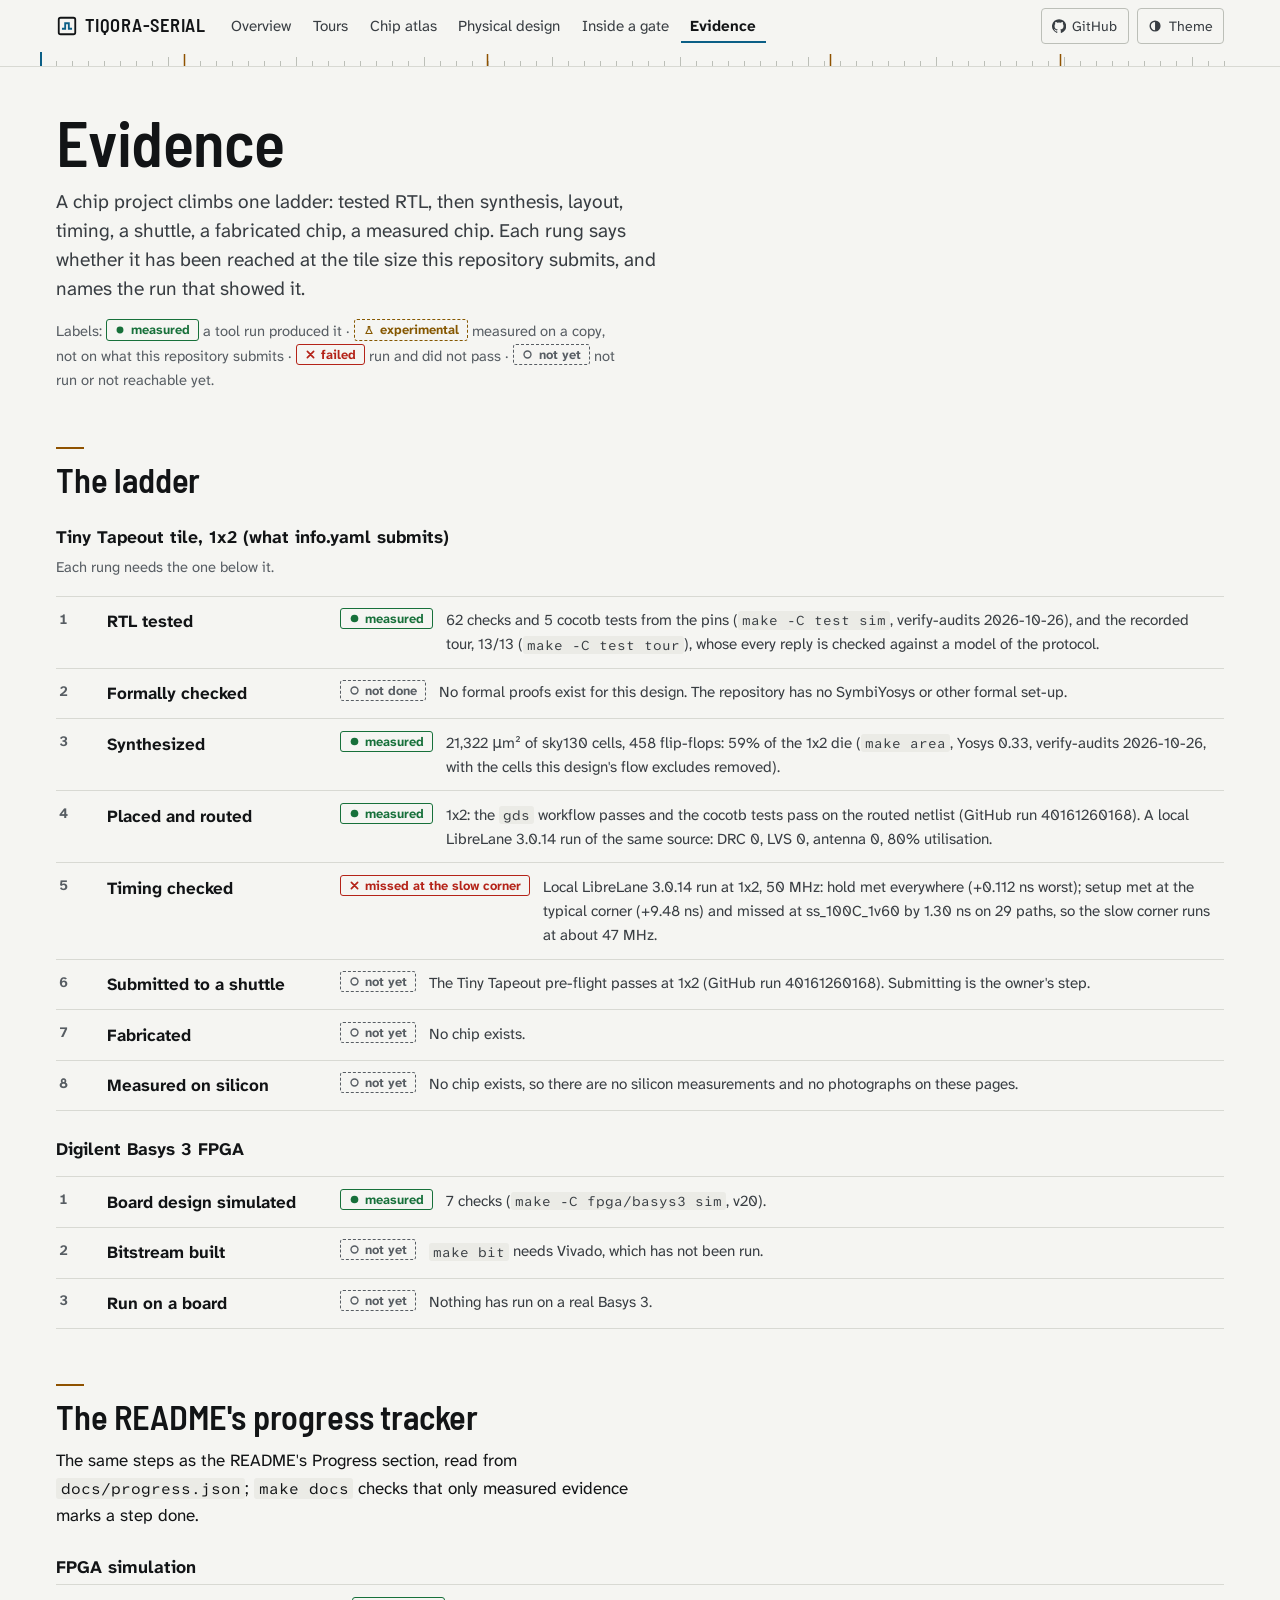
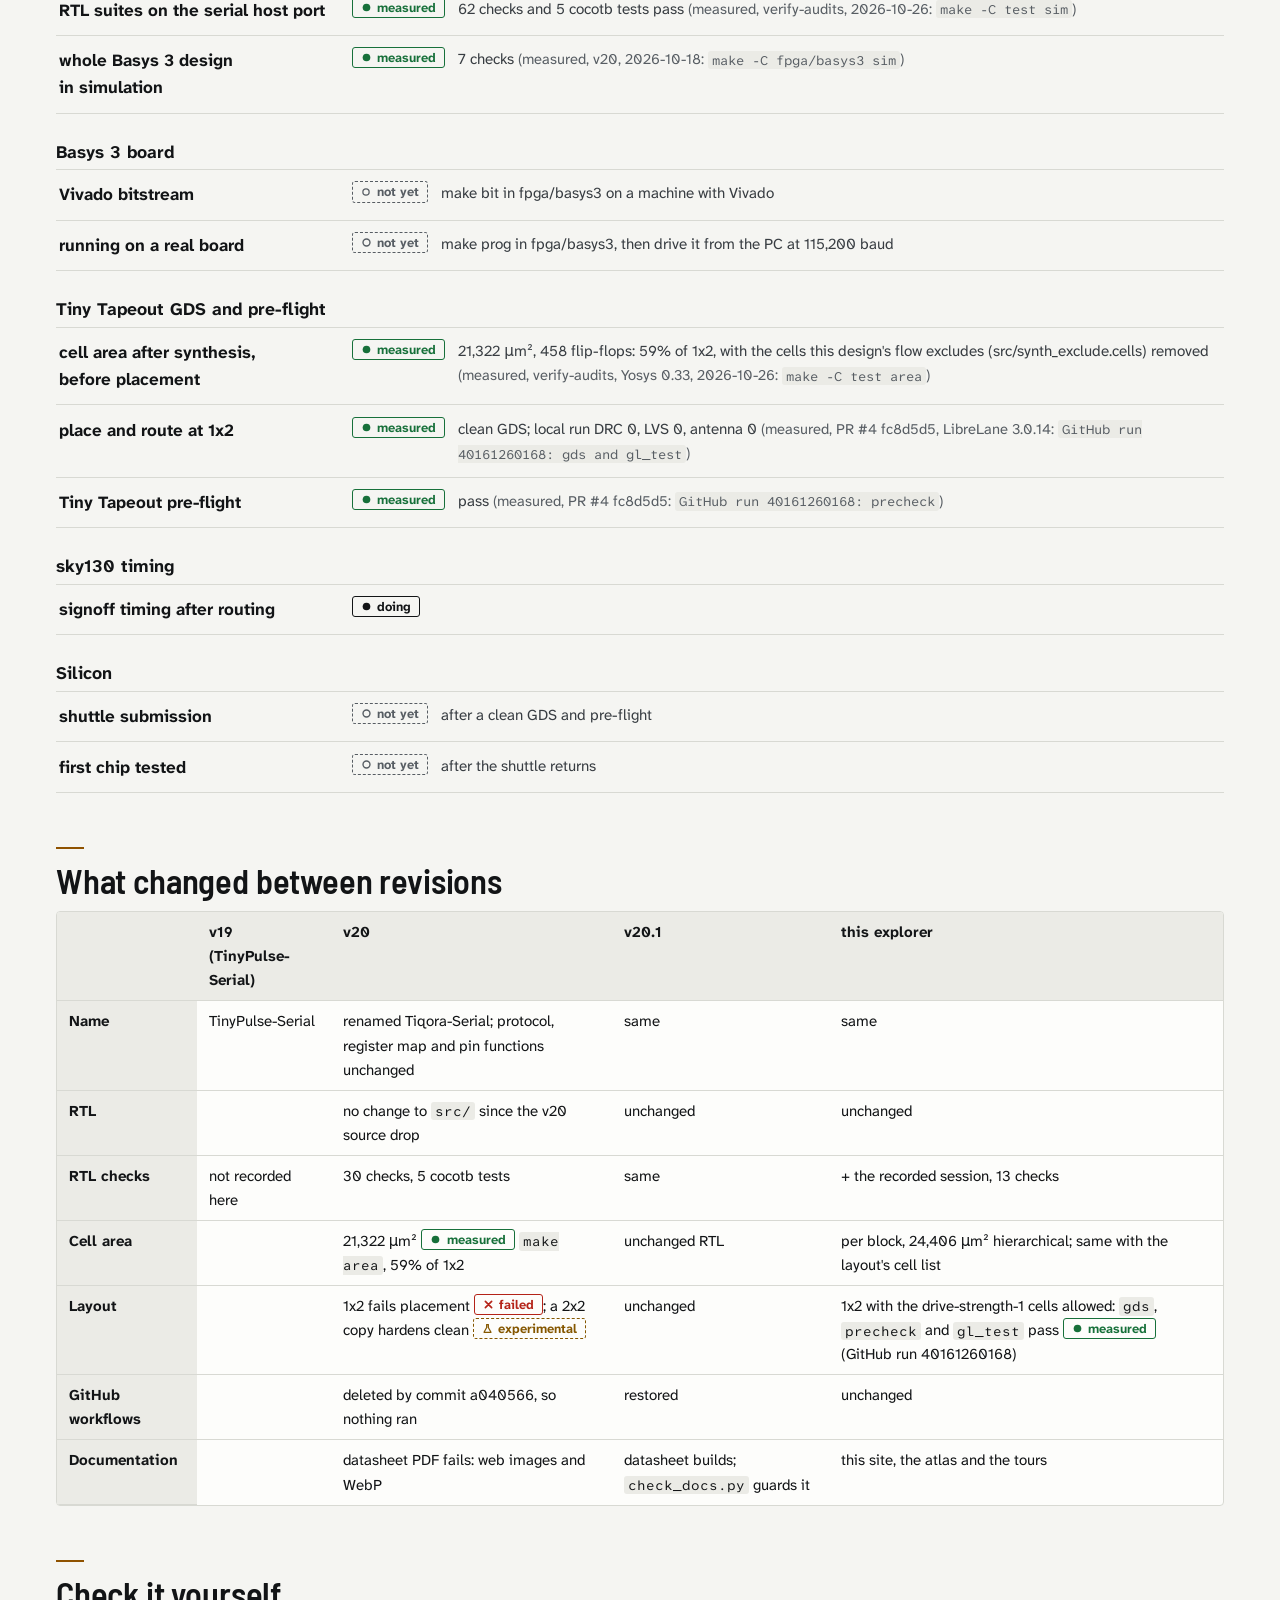
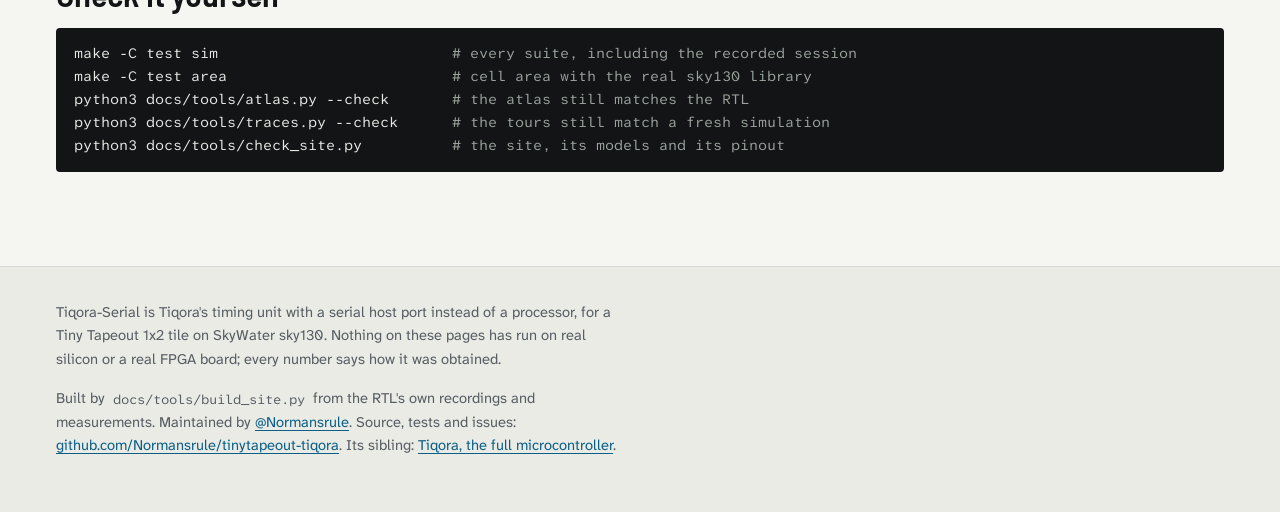
<file: docs/site/evidence.html>
<!doctype html>
<html lang=en>
<head>
<meta charset=utf-8>
<meta name=viewport content="width=device-width, initial-scale=1">
<title>Evidence · Tiqora-Serial</title>
<meta name=description content="The evidence ladder for Tiqora-Serial, from RTL tests to silicon, with the command behind every rung, and what changed from v19 to v20.1.">
<meta name=generator content="docs/tools/build_site.py; edit docs/site/pages/evidence.html, not this file">
<meta name=theme-color content="#f5f5f2" media="(prefers-color-scheme: light)">
<meta name=theme-color content="#0b0d0c" media="(prefers-color-scheme: dark)">
<link rel=icon href="data:image/svg+xml,%3Csvg viewBox=%270 0 24 24%27 xmlns=%27http://www.w3.org/2000/svg%27%3E%3Crect x=%273%27 y=%273%27 width=%2718%27 height=%2718%27 rx=%272%27 fill=%27none%27 stroke=%27#141816%27 stroke-width=%272%27/%3E%3Cpath d=%27M6.5 15h3.5V9h4v6h3.5%27 fill=%27none%27 stroke=%27#0b5f86%27 stroke-width=%272%27/%3E%3C/svg%3E">
<meta property=og:type content=website>
<meta property=og:site_name content="Tiqora-Serial">
<meta property=og:title content="Evidence · Tiqora-Serial">
<meta property=og:description content="The evidence ladder for Tiqora-Serial, from RTL tests to silicon, with the command behind every rung, and what changed from v19 to v20.1.">
<meta property=og:url content="https://normansrule.github.io/tinytapeout-tiqora/evidence.html">
<style>
@font-face { font-family: "Atkinson Hyperlegible Next"; font-style: normal; font-weight: 200 800; font-display: swap; src: url([data-uri]) format("woff2"); }
@font-face { font-family: "Atkinson Hyperlegible Mono"; font-style: normal; font-weight: 200 800; font-display: swap; src: url([data-uri]) format("woff2"); }
@font-face { font-family: "Barlow Semi Condensed"; font-style: normal; font-weight: 600; font-display: swap; src: url([data-uri]) format("woff2"); }
/* exhibit.css — the explorer's look, shared unchanged by tiqora-skywater130
   and tinytapeout-tiqora (docs/tools/check_site.py compares the two copies).

   Scope, kept calm. The site is read like a logic analyser's capture: time
   runs left to right, a cycle ruler under the header follows your place on
   the page, the recorded traces are amber, and the cursor that marks "now"
   is a cool probe blue. Light mode is the capture printed on paper; dark
   mode is the instrument's screen. Readability comes first: a 56-character
   measure, Atkinson Hyperlegible Next for text and Mono for values (drawn so
   that 0/O and 1/l/I never get confused, on pages full of hex), and Barlow
   Semi Condensed, the lettering of an instrument's front panel, for headings
   only. The die zoom on the overview is the one dark screen in both themes,
   drawn the way Visual 6502 draws a die: layers as translucent colour on
   black. Colour never carries meaning alone: every status has a word and a
   drawn shape, every signal row and block has its name.

   Motion is physical and quiet: the player cursor follows a critically
   damped spring, buttons give a 0.97 press, a new caption fades in, and the
   die zoom is driven by your own scrolling. With reduced motion the cursor
   jumps, and the zoom becomes four still views you step through. */

:root {
  --bg: #f5f5f2;          /* paper */
  --surface: #fdfdfb;
  --surface-2: #ebebe6;
  --ink: #121416;
  --ink-2: #383d42;
  --muted: #575d63;
  --line: #d8d9d3;
  --line-2: #bcbfb8;
  --trace: #8f5200;       /* the signature: a recorded trace, in amber */
  --accent: #0b5f86;      /* the probe: links, focus, the cursor, the current selection */
  --accent-ink: #ffffff;
  --button: #121416;      /* the primary button is ink, not accent */
  --button-ink: #f5f5f2;
  --focus: #0b5f86;
  /* signal kinds in the waveform */
  --sig-bit: #9a5800;
  --sig-bus: #0b6e57;
  --sig-enum: #a3406f;
  --sig-text: #383d42;
  --sig-pin: #2e7032;
  --sig-unknown: #a3a7a2;
  --cursor: #0b5f86;
  /* block categories (dataviz palette, validated for colour-vision deficiency) */
  --cat-interface: #2a78d6;
  --cat-compute: #eb6834;
  --cat-memory: #1baf7a;
  --cat-timing: #eda100;
  --cat-control: #e87ba4;
  --cat-pins: #008300;
  /* evidence */
  --ok: #17703a;
  --est: #855700;
  --fail: #b42318;
  --todo: #575d63;
  --rec: #0b5f86;
  /* the screen: code blocks and the die zoom are always the instrument's screen */
  --screen: #0b0d0c;
  --screen-ink: #e5e8e3;
  --screen-dim: #8e968f;
  --screen-line: #2a302d;
  --code-bg: #121416;
  --code-ink: #e5e8e3;
  --code-dim: #9aa29b;
  --radius: 4px;
  --ease-out: cubic-bezier(0.23, 1, 0.32, 1);
  --mono: "Atkinson Hyperlegible Mono", ui-monospace, "SFMono-Regular", Menlo, Consolas, monospace;
  --sans: "Atkinson Hyperlegible Next", ui-sans-serif, system-ui, -apple-system, "Segoe UI", Roboto, sans-serif;
  --display: "Barlow Semi Condensed", "Atkinson Hyperlegible Next", ui-sans-serif, system-ui, sans-serif;
  color-scheme: light;
}

@media (prefers-color-scheme: dark) {
  :root:not([data-theme="light"]) {
    --bg: #0b0d0c; --surface: #111413; --surface-2: #181c1a; --ink: #e5e8e3; --ink-2: #bcc3bd;
    --muted: #8e968f; --line: #242927; --line-2: #363d3a; --trace: #ffb000; --accent: #7cc6ea; --accent-ink: #0b0d0c;
    --button: #e5e8e3; --button-ink: #0b0d0c; --focus: #7cc6ea;
    --sig-bit: #ffb000; --sig-bus: #5fd0a6; --sig-enum: #e391bd; --sig-text: #bcc3bd; --sig-pin: #8bd17c;
    --sig-unknown: #4d5651; --cursor: #9ad8f7;
    --cat-interface: #3987e5; --cat-compute: #d95926; --cat-memory: #199e70; --cat-timing: #c98500;
    --cat-control: #d55181; --cat-pins: #008300;
    --ok: #5bd28a; --est: #e8b84a; --fail: #ff7b72; --todo: #8e968f; --rec: #7cc6ea;
    --code-bg: #070908; --code-ink: #e5e8e3; --code-dim: #8a928b; color-scheme: dark;
  }
}
:root[data-theme="dark"] {
  --bg: #0b0d0c; --surface: #111413; --surface-2: #181c1a; --ink: #e5e8e3; --ink-2: #bcc3bd;
  --muted: #8e968f; --line: #242927; --line-2: #363d3a; --trace: #ffb000; --accent: #7cc6ea; --accent-ink: #0b0d0c;
  --button: #e5e8e3; --button-ink: #0b0d0c; --focus: #7cc6ea;
  --sig-bit: #ffb000; --sig-bus: #5fd0a6; --sig-enum: #e391bd; --sig-text: #bcc3bd; --sig-pin: #8bd17c;
  --sig-unknown: #4d5651; --cursor: #9ad8f7;
  --cat-interface: #3987e5; --cat-compute: #d95926; --cat-memory: #199e70; --cat-timing: #c98500;
  --cat-control: #d55181; --cat-pins: #008300;
  --ok: #5bd28a; --est: #e8b84a; --fail: #ff7b72; --todo: #8e968f; --rec: #7cc6ea;
  --code-bg: #070908; --code-ink: #e5e8e3; --code-dim: #8a928b; color-scheme: dark;
}

* { box-sizing: border-box; }
html { -webkit-text-size-adjust: 100%; }
body { margin: 0; background: var(--bg); color: var(--ink); font: 17px/1.6 var(--sans); font-optical-sizing: auto; }
::selection { background: color-mix(in srgb, var(--accent) 28%, transparent); color: inherit; }
a { color: var(--accent); text-underline-offset: 3px; text-decoration-thickness: 1px; }
a:hover { text-decoration-thickness: 2px; }
code, kbd, .mono { font-family: var(--mono); font-size: .9em; }
code { background: var(--surface-2); padding: .05em .3em; border-radius: 3px; }
kbd { border: 1px solid var(--line-2); border-bottom-width: 2px; border-radius: 3px; padding: 0 .35em; background: var(--surface); }
h1, h2, h3 { line-height: 1.15; text-wrap: balance; }
h1, h2 { font-family: var(--display); font-weight: 600; }
h1 { font-size: clamp(2.4rem, 6vw, 4rem); line-height: 1.02; letter-spacing: -.008em; margin: 2.6rem 0 .9rem; max-width: 24ch; }
h2 { font-size: clamp(1.6rem, 3vw, 2.15rem); letter-spacing: -.005em; margin: 3.4rem 0 .7rem; }
/* a page section opens with the same mark the cycle ruler gives it */
main > h2::before, section > h2::before { content: ""; display: block; width: 28px; height: 2px; margin-bottom: .7rem; background: var(--trace); }
h3 { font-size: 1.1rem; font-weight: 700; margin: 1.8rem 0 .4rem; }
p { margin: .5rem 0 1rem; max-width: 56ch; text-wrap: pretty; }
:focus-visible { outline: 2px solid var(--focus); outline-offset: 2px; border-radius: 3px; }
.skip { position: absolute; left: -999px; top: 0; background: var(--button); color: var(--button-ink); padding: .5rem 1rem; z-index: 10; }
.skip:focus { left: 1rem; }
html { scrollbar-color: var(--line-2) var(--bg); }

/* ------------------------------------------------------------ layout */
/* the cycle ruler: a thin time axis under the header; its cursor is your place on the page
   and each tick is a section. It only reads the scroll position, so it never animates on its own. */
.ruler { position: relative; height: 14px; max-width: 1200px; margin: 0 auto; }
.ruler svg { position: absolute; inset: 0; width: 100%; height: 14px; display: block; }
.ruler .minor { stroke: var(--line-2); stroke-width: 1; }
.ruler .sec { stroke: var(--trace); stroke-width: 1.5; }
.ruler .now { position: absolute; top: 0; bottom: 0; width: 2px; left: 0; background: var(--cursor); transform: translateX(var(--x, 0px)); }
.top { position: sticky; top: 0; z-index: 5; background: var(--bg); border-bottom: 1px solid var(--line); }
.top .in { display: flex; gap: 1rem; align-items: center; max-width: 1200px; margin: 0 auto; padding: .5rem 16px; flex-wrap: wrap; }
.brand { font-family: var(--display); font-weight: 600; letter-spacing: .04em; font-size: 1.15rem; color: var(--ink); text-decoration: none; display: flex; align-items: center; gap: .45rem; }
.brand svg { width: 22px; height: 22px; }
.top nav { display: flex; gap: .15rem; flex-wrap: wrap; flex: 1; }
.top nav a { color: var(--ink-2); text-decoration: none; padding: .3rem .6rem; border-radius: 4px; font-size: .95rem; }
.top nav a[aria-current="page"] { color: var(--ink); font-weight: 700; box-shadow: inset 0 -2px 0 var(--accent); border-radius: 0; }
.top nav a:hover { color: var(--ink); background: var(--surface-2); }
/* the source link and the theme switch sit together at the right */
.top .tools { margin-left: auto; display: flex; gap: .5rem; align-items: center; }
.src { display: inline-flex; align-items: center; gap: .4rem; font-size: .88rem; color: var(--ink-2); text-decoration: none;
  border: 1px solid var(--line-2); border-radius: 4px; padding: .3rem .65rem; min-height: 36px; }
@media (hover: hover) and (pointer: fine) { .src:hover { color: var(--ink); border-color: var(--ink-2); } }
/* on a phone the pages become one row that scrolls sideways under the name, instead of a column */
@media (max-width: 700px) {
  .top { position: static; }
  .top .in { row-gap: .25rem; }
  .top nav { order: 3; flex: 1 0 100%; flex-wrap: nowrap; overflow-x: auto; scrollbar-width: none; margin: 0 -16px; padding: 0 10px; }
  .top nav::-webkit-scrollbar { display: none; }
  .top nav a { white-space: nowrap; }
}
@media (max-width: 400px) { .src span { position: absolute; width: 1px; height: 1px; overflow: hidden; clip: rect(0 0 0 0); } }
/* a set of evidence labels moves to the next line as one group */
.evset { display: inline-flex; flex-wrap: wrap; gap: .35rem; vertical-align: middle; }
main { max-width: 1200px; margin: 0 auto; padding: 0 16px 5rem; }
footer { border-top: 1px solid var(--line); color: var(--muted); font-size: .92rem; background: var(--surface-2); }
footer .in { max-width: 1200px; margin: 0 auto; padding: 1.6rem 16px 2.4rem; }
.grid { display: grid; gap: .75rem; grid-template-columns: repeat(auto-fit, minmax(260px, 1fr)); }
.card { background: var(--surface); border: 1px solid var(--line); border-radius: var(--radius); padding: 1rem 1.1rem; }
.card h3 { margin-top: 0; }
a.card { transition: border-color 150ms ease; }
@media (hover: hover) and (pointer: fine) { a.card:hover { border-color: var(--line-2); } a.card:hover h3 { color: var(--accent); } }
/* the tour list: a plain list, read top to bottom, not a grid of cards */
.tourlist { list-style: none; padding: 0; margin: 1.2rem 0 0; border-top: 1px solid var(--line); max-width: 760px; }
.tourlist li { display: grid; grid-template-columns: minmax(0, 1fr) auto; gap: .1rem 1.2rem; padding: .8rem 0; border-bottom: 1px solid var(--line); }
.tourlist a { font-weight: 700; font-size: 1.05rem; }
.tourlist p { grid-column: 1; margin: 0; color: var(--ink-2); }
.tourlist .small { grid-column: 2; grid-row: 1; font-family: var(--mono); font-variant-numeric: tabular-nums; font-size: .82rem; white-space: nowrap; }
@media (max-width: 560px) { .tourlist li { grid-template-columns: 1fr; } .tourlist .small { grid-column: 1; grid-row: auto; } }
.lede { font-size: 1.2rem; line-height: 1.5; color: var(--ink-2); max-width: 50ch; }
.meta { color: var(--muted); font-size: .95rem; margin: -.2rem 0 .8rem; }
.hero { padding: .5rem 0 1rem; display: grid; gap: 1.6rem; grid-template-columns: minmax(0, 1fr); }
.hero-art { margin: 0; background: var(--surface); border-radius: var(--radius); padding: 12px; border: 1px solid var(--line); }
.hero-art svg { display: block; width: 100%; height: auto; }
/* on a phone the diagram keeps a readable size and scrolls sideways instead of shrinking */
@media (max-width: 700px) { .hero-art { overflow-x: auto; } .hero-art svg { min-width: 680px; } }
li { text-wrap: pretty; }
.btn { display: inline-flex; align-items: center; gap: .45rem; background: var(--button); color: var(--button-ink); border: 1px solid var(--button); border-radius: 4px;
  padding: .55rem 1rem; font: inherit; font-size: .98rem; font-weight: 700; cursor: pointer; text-decoration: none; min-height: 44px;
  transition: transform 140ms var(--ease-out), background-color 150ms ease, border-color 150ms ease; }
.btn.ghost { background: transparent; color: var(--ink); border-color: var(--line-2); }
@media (hover: hover) and (pointer: fine) { .btn:hover { background: color-mix(in srgb, var(--button) 86%, var(--bg)); } .btn.ghost:hover { background: var(--surface-2); border-color: var(--ink-2); } }
.btn[aria-pressed="true"] { background: var(--surface-2); color: var(--ink); border-color: var(--ink-2); }
.row { display: flex; gap: .6rem; flex-wrap: wrap; align-items: center; }
.small { font-size: .92rem; color: var(--muted); }
.qa { display: grid; grid-template-columns: minmax(150px, 230px) 1fr; gap: .2rem 2rem; border-top: 1px solid var(--line); padding: 1.1rem 0 .5rem; }
.qa > h3 { margin: .1rem 0 0; font-size: 1.05rem; color: var(--ink); }
.qa > div > p:first-child { margin-top: 0; }
.qa > div { min-width: 0; }
@media (max-width: 700px) { .qa { grid-template-columns: 1fr; } }

/* ------------------------------------------------------------ form controls */
input, select, button { font: inherit; color: inherit; }
.toolbar { margin: 1.2rem 0 1rem; }
.toolbar input, .toolbar select, .controls select, .lab input, .lab select {
  font-size: .95rem; padding: .45rem .6rem; min-height: 40px; border-radius: 4px; border: 1px solid var(--line-2);
  background: var(--surface); color: var(--ink); }
.toolbar input { flex: 1 1 200px; max-width: 280px; }
.toolbar input::placeholder { color: var(--muted); opacity: 1; }
.toolbar .btn { min-height: 40px; }

/* ------------------------------------------------------------ tables */
.tablewrap { overflow-x: auto; border: 1px solid var(--line); border-radius: var(--radius); background: var(--surface); }
table { border-collapse: collapse; width: 100%; font-size: .94rem; }
th, td { text-align: left; padding: .5rem .75rem; border-bottom: 1px solid var(--line); vertical-align: top; }
th { background: var(--surface-2); font-weight: 700; position: sticky; top: 0; }
tr:last-child td { border-bottom: 0; }
td.num, th.num { text-align: right; font-variant-numeric: tabular-nums; white-space: nowrap; }
th.nw, td.nw { white-space: nowrap; }

/* ------------------------------------------------------------ drawn marks
   Status shapes are small SVG masks filled with the text colour, so they
   look the same in every font and on every system. */
.ev::before, .checks li::before, .values tr.changed td.v::after {
  content: ""; display: inline-block; width: .85em; height: .85em; flex: none; background: currentColor;
  -webkit-mask: var(--m) center / contain no-repeat; mask: var(--m) center / contain no-repeat; }
.ev { --m: url("data:image/svg+xml,%3Csvg xmlns='http://www.w3.org/2000/svg' viewBox='0 0 16 16'%3E%3Ccircle cx='8' cy='8' r='5.5'/%3E%3C/svg%3E"); }
.ev { display: inline-flex; align-items: center; gap: .35rem; font-size: .8rem; font-weight: 700; line-height: 1.5;
  border: 1.5px solid currentColor; border-radius: 3px; padding: 0 .5rem; white-space: nowrap; vertical-align: .08em; }
.ev.measured, .ev.pass, .ev.done { color: var(--ok); }
.ev.estimate, .ev.est { color: var(--est);
  --m: url("data:image/svg+xml,%3Csvg xmlns='http://www.w3.org/2000/svg' viewBox='0 0 16 16'%3E%3Ccircle cx='8' cy='8' r='5' fill='none' stroke='%23000' stroke-width='2'/%3E%3Cpath d='M8 3a5 5 0 0 0 0 10z'/%3E%3C/svg%3E"); }
.ev.fail { color: var(--fail);
  --m: url("data:image/svg+xml,%3Csvg xmlns='http://www.w3.org/2000/svg' viewBox='0 0 16 16'%3E%3Cpath d='M3.5 3.5l9 9M12.5 3.5l-9 9' stroke='%23000' stroke-width='2.4' stroke-linecap='round'/%3E%3C/svg%3E"); }
.ev.todo, .ev.none { color: var(--todo); border-style: dashed;
  --m: url("data:image/svg+xml,%3Csvg xmlns='http://www.w3.org/2000/svg' viewBox='0 0 16 16'%3E%3Ccircle cx='8' cy='8' r='5' fill='none' stroke='%23000' stroke-width='2'/%3E%3C/svg%3E"); }
.ev.blocked { color: var(--fail); border-style: dashed;
  --m: url("data:image/svg+xml,%3Csvg xmlns='http://www.w3.org/2000/svg' viewBox='0 0 16 16'%3E%3Ccircle cx='8' cy='8' r='5' fill='none' stroke='%23000' stroke-width='2'/%3E%3Cpath d='M4.5 11.5l7-7' stroke='%23000' stroke-width='2'/%3E%3C/svg%3E"); }
.ev.recorded { color: var(--rec);
  --m: url("data:image/svg+xml,%3Csvg xmlns='http://www.w3.org/2000/svg' viewBox='0 0 16 16'%3E%3Cpath d='M4.5 2.5L13 8l-8.5 5.5z'/%3E%3C/svg%3E"); }
.ev.computed { color: var(--sig-bus);
  --m: url("data:image/svg+xml,%3Csvg xmlns='http://www.w3.org/2000/svg' viewBox='0 0 16 16'%3E%3Cpath d='M3 5.5h10M3 10.5h10' stroke='%23000' stroke-width='2.2'/%3E%3C/svg%3E"); }
.ev.illustrative { color: var(--muted);
  --m: url("data:image/svg+xml,%3Csvg xmlns='http://www.w3.org/2000/svg' viewBox='0 0 16 16'%3E%3Cpath d='M3 13l1-3.5 6.5-6.5 2.5 2.5L6.5 12z' fill='none' stroke='%23000' stroke-width='1.8' stroke-linejoin='round'/%3E%3C/svg%3E"); }
.ev.experimental { color: var(--est); border-style: dashed;
  --m: url("data:image/svg+xml,%3Csvg xmlns='http://www.w3.org/2000/svg' viewBox='0 0 16 16'%3E%3Cpath d='M6 2.5h4M6.8 2.5v4L3 13.5h10L9.2 6.5v-4' fill='none' stroke='%23000' stroke-width='1.8' stroke-linejoin='round'/%3E%3C/svg%3E"); }

/* a diamond marks "this block is involved" and "on the followed net" */
.blocks li.on::before, .onnet { content: ""; display: inline-block; width: .5em; height: .5em; background: var(--accent);
  transform: rotate(45deg); margin: 0 .55em .1em .1em; vertical-align: middle; }

/* ------------------------------------------------------------ the evidence ladder */
.ladder { list-style: none; margin: 0; padding: 0; display: grid; gap: 0; border-top: 1px solid var(--line); }
.ladder li { display: grid; grid-template-columns: 2.2rem minmax(130px, 220px) auto 1fr; gap: .8rem; align-items: start;
  padding: .7rem .2rem; border-bottom: 1px solid var(--line); }
.ladder .n { font: 700 .9rem var(--mono); color: var(--muted); padding-top: .1rem; font-variant-numeric: tabular-nums; }
.ladder .what { font-weight: 700; }
.ladder .why { color: var(--ink-2); font-size: .95rem; }
.ladder.plain li { grid-template-columns: minmax(140px, 280px) auto 1fr; }
@media (max-width: 700px) { .ladder li { grid-template-columns: 2rem 1fr; } .ladder.plain li { grid-template-columns: 1fr; } .ladder.plain li > * { grid-column: 1 !important; } .ladder li > .ev, .ladder .why { grid-column: 2; } .ladder li > .ev { justify-self: start; } }

/* ------------------------------------------------------------ the player */
.player { background: var(--surface); border: 1px solid var(--line); border-radius: var(--radius); overflow: hidden; }
.player header { display: flex; gap: .8rem 1rem; flex-wrap: wrap; align-items: center; padding: .9rem 1rem .4rem; }
.player header h2 { margin: 0; font-size: 1.3rem; flex: 1 1 260px; }
.player .kind { margin-left: auto; }
.player .summary { padding: 0 1rem; color: var(--ink-2); margin: .2rem 0 .8rem; }
.controls { display: flex; gap: .4rem; flex-wrap: wrap; align-items: center; padding: .6rem 1rem; border-top: 1px solid var(--line); background: var(--surface-2); }
.controls button { display: inline-flex; align-items: center; justify-content: center; gap: .4rem; font-size: .92rem; padding: .35rem .65rem;
  border-radius: 4px; border: 1px solid var(--line-2); background: var(--surface); color: var(--ink); cursor: pointer; min-height: 40px; min-width: 40px;
  transition: transform 120ms var(--ease-out), background-color 150ms ease; }
.controls select { min-height: 40px; }
.controls button[aria-pressed="true"] { background: var(--ink); color: var(--bg); border-color: var(--ink); }
@media (hover: hover) and (pointer: fine) { .controls button:hover { border-color: var(--ink-2); } }
.ico { width: 1em; height: 1em; flex: none; fill: none; stroke: currentColor; stroke-width: 1.6; stroke-linecap: round; stroke-linejoin: round; }
.controls .scrub { flex: 1 1 200px; display: flex; align-items: center; gap: .6rem; }
.controls input[type=range] { width: 100%; accent-color: var(--accent); }
.controls .readout { font: .85rem var(--mono); color: var(--ink-2); min-width: 12ch; font-variant-numeric: tabular-nums; }
.caption { margin: 0; padding: .9rem 1rem 1rem; min-height: 4.8em; border-top: 1px solid var(--line); font-size: 1.05rem; max-width: none; }
.caption > span:not(.at), .caption { text-wrap: pretty; }
.caption .at { font: 700 .82rem var(--mono); color: var(--cursor); display: block; margin-bottom: .2rem; font-variant-numeric: tabular-nums; }
.caption[hidden] { display: none; }
.wave { overflow-x: auto; padding: .4rem 0; }
.wave svg { display: block; min-width: 640px; }
.wave .lbl { font: 12px var(--mono); fill: var(--ink-2); }
.wave .val { font: 11.5px var(--mono); fill: var(--ink); }
.wave .grid { stroke: var(--line); stroke-width: 1; }
.wave .axis { font: 11px var(--mono); fill: var(--muted); }
.wave .s-bit { stroke: var(--sig-bit); fill: none; stroke-width: 1.6; }
.wave .s-bus, .wave .s-enum, .wave .s-text { fill: color-mix(in srgb, var(--sig-bus) 10%, transparent); stroke: var(--sig-bus); stroke-width: 1.2; }
.wave .s-enum { fill: color-mix(in srgb, var(--sig-enum) 10%, transparent); stroke: var(--sig-enum); }
.wave .s-text { fill: color-mix(in srgb, var(--sig-text) 7%, transparent); stroke: var(--sig-text); }
.wave .s-x { fill: url(#hatch); stroke: var(--sig-unknown); stroke-width: 1; }
.wave .cursor { stroke: var(--cursor); stroke-width: 2; }
.wave .mark { stroke: var(--muted); stroke-dasharray: 3 3; }
.wave .marklbl { font: 700 11px var(--sans); fill: var(--muted); }
.wave .capdot { fill: var(--cursor); }
.wave .byte-h { fill: color-mix(in srgb, var(--sig-bit) 12%, transparent); stroke: var(--sig-bit); }
.wave .byte-c { fill: color-mix(in srgb, var(--sig-pin) 14%, transparent); stroke: var(--sig-pin); }
.wave .hot .lbl { fill: var(--ink); font-weight: 700; }
.wave .hit { fill: transparent; cursor: pointer; }
.split { display: grid; grid-template-columns: minmax(0, 1fr) 300px; border-top: 1px solid var(--line); }
@media (max-width: 960px) { .split { grid-template-columns: 1fr; } }
.side { border-left: 1px solid var(--line); padding: .8rem 1rem; font-size: .92rem; background: color-mix(in srgb, var(--surface-2) 45%, var(--surface)); }
@media (max-width: 960px) { .side { border-left: 0; border-top: 1px solid var(--line); } }
.side h3 { font-size: .95rem; color: var(--ink); margin: .3rem 0 .45rem; }
.side h3 + * { margin-bottom: 1rem; }
.values { width: 100%; font-size: .88rem; }
.values td { padding: .22rem .3rem; border: 0; }
.values td:first-child { color: var(--ink-2); }
.values td.v { font-family: var(--mono); text-align: right; font-variant-numeric: tabular-nums; overflow-wrap: anywhere; }
.values tr.changed td { font-weight: 700; }
.values tr.changed td.v::after { color: var(--cursor); width: .6em; height: .6em; margin-left: .35em;
  --m: url("data:image/svg+xml,%3Csvg xmlns='http://www.w3.org/2000/svg' viewBox='0 0 16 16'%3E%3Cpath d='M13 2v12L3 8z'/%3E%3C/svg%3E"); }
.blocks { list-style: none; padding: 0; margin: 0; display: grid; gap: .1rem; }
.blocks li { padding: .15rem .4rem; border-radius: 3px; color: var(--muted); font: .84rem var(--mono); }
.blocks li.on { color: var(--ink); background: color-mix(in srgb, var(--accent) 10%, transparent); font-weight: 700; }
details.prov { padding: .7rem 1rem; border-top: 1px solid var(--line); font-size: .9rem; color: var(--ink-2); }
details.prov summary { cursor: pointer; font-weight: 700; }
details.prov code { word-break: break-all; }
.checks { list-style: none; padding: 0; margin: .3rem 0; }
.checks li { display: flex; gap: .5rem; align-items: baseline; }
.checks li::before { color: var(--ok); width: .8em; height: .8em; transform: translateY(.08em);
  --m: url("data:image/svg+xml,%3Csvg xmlns='http://www.w3.org/2000/svg' viewBox='0 0 16 16'%3E%3Cpath d='M3 8.5l3.2 3.2L13 4.5' fill='none' stroke='%23000' stroke-width='2.4' stroke-linecap='round' stroke-linejoin='round'/%3E%3C/svg%3E"); }
.checks li.bad::before { color: var(--fail);
  --m: url("data:image/svg+xml,%3Csvg xmlns='http://www.w3.org/2000/svg' viewBox='0 0 16 16'%3E%3Cpath d='M3.5 3.5l9 9M12.5 3.5l-9 9' stroke='%23000' stroke-width='2.4' stroke-linecap='round'/%3E%3C/svg%3E"); }
.seqs { display: grid; gap: .5rem; grid-template-columns: repeat(auto-fill, minmax(230px, 1fr)); margin: 1.4rem 0 1rem; }
.seqs button { text-align: left; font: inherit; padding: .75rem .85rem; border-radius: var(--radius); border: 1px solid var(--line); background: var(--surface); color: var(--ink); cursor: pointer;
  transition: border-color 150ms ease, transform 140ms var(--ease-out); }
@media (hover: hover) and (pointer: fine) { .seqs button:hover { border-color: var(--line-2); } }
.seqs button[aria-pressed="true"] { border-color: var(--accent); box-shadow: inset 0 0 0 1px var(--accent); background: color-mix(in srgb, var(--accent) 5%, var(--surface)); }
.seqs button b { display: block; margin-bottom: .2rem; }
.seqs button span { font-size: .88rem; color: var(--muted); line-height: 1.45; display: block; }

/* ------------------------------------------------------------ the nibble lab */
.lab { display: grid; gap: .75rem; grid-template-columns: minmax(0, 1fr) minmax(0, 1fr); }
@media (max-width: 860px) { .lab { grid-template-columns: 1fr; } }
.lab label { display: block; font-weight: 700; font-size: .92rem; margin-bottom: .25rem; }
.lab input, .lab select { font-family: var(--mono); width: 100%; }
.lab input[aria-invalid="true"] { border-color: var(--fail); box-shadow: inset 0 0 0 1px var(--fail); }
.nibs { font-family: var(--mono); font-variant-numeric: tabular-nums; }
.nibs td, .nibs th { text-align: center; padding: .3rem .4rem; }
.nibs tr.on td { background: color-mix(in srgb, var(--accent) 12%, transparent); font-weight: 700; }

/* ------------------------------------------------------------ the atlas */
.atlas { display: grid; grid-template-columns: 290px minmax(0, 1fr); gap: 1rem; align-items: start; }
@media (max-width: 900px) { .atlas { grid-template-columns: 1fr; } }
.tree { background: var(--surface); border: 1px solid var(--line); border-radius: var(--radius); padding: .5rem; position: sticky; top: 4rem; max-height: calc(100vh - 5rem); overflow: auto; }
@media (max-width: 900px) { .tree { position: static; max-height: none; } }
.tree h2 { font-size: .9rem; font-weight: 700; line-height: 1.3; color: var(--muted); margin: .9rem .5rem .25rem; text-transform: capitalize; }
.tree h2:first-child { margin-top: .4rem; }
.tree button { display: block; width: 100%; text-align: left; font-size: .95rem; background: none; border: 0; color: var(--ink); padding: .4rem .5rem; border-radius: 4px; cursor: pointer; }
.tree button small { display: block; font: .78rem var(--mono); color: var(--muted); }
@media (hover: hover) and (pointer: fine) { .tree button:hover { background: var(--surface-2); } }
.tree button[aria-current="true"] { background: var(--ink); color: var(--bg); }
.tree button[aria-current="true"] small { color: inherit; opacity: .8; }
.tree button.dim { opacity: .55; }
.detail { background: var(--surface); border: 1px solid var(--line); border-radius: var(--radius); padding: 1.1rem 1.3rem 1.3rem; min-width: 0; }
.detail h2 { margin: 0 0 .5rem; }
.detail h3 { margin-top: 1.8rem; }
.detail, .kv dd { overflow-wrap: anywhere; min-width: 0; }
.detail code { word-break: break-word; }
.detail .lede { font-size: 1.1rem; }
.kv { display: grid; grid-template-columns: max-content 1fr; gap: .35rem 1.2rem; font-size: .95rem; }
.kv dt { color: var(--muted); }
.kv dd { margin: 0; }
.tag { display: inline-block; font: .78rem var(--mono); padding: .05rem .45rem; border-radius: 3px; background: var(--surface-2); border: 1px solid var(--line); margin: 0 .25rem .25rem 0; }
.tag.cat { font-family: var(--sans); font-weight: 700; font-size: .8rem; color: var(--ink); background: var(--surface); text-transform: capitalize; }
.tag.cat::before { content: ""; display: inline-block; width: .6em; height: .6em; border-radius: 1px; margin-right: .35em; background: var(--c, var(--muted)); }
.cat-pins { --c: var(--cat-pins); } .cat-interface { --c: var(--cat-interface); } .cat-control { --c: var(--cat-control); }
.cat-compute { --c: var(--cat-compute); } .cat-memory { --c: var(--cat-memory); } .cat-timing { --c: var(--cat-timing); }
.swatch { display: inline-block; width: .65em; height: .65em; border-radius: 1px; margin: 0 .3em 0 .45em; background: var(--c, var(--muted)); vertical-align: .02em; }
/* the zoom's captions sit on the dark stage, like the canvas: use the dark theme's category colours */
.zoom.scrolly [data-stage] { --cat-interface: #3987e5; --cat-compute: #d95926; --cat-memory: #199e70; --cat-timing: #c98500; --cat-control: #d55181; --cat-pins: #008300; }
.follow { font-size: .88rem; background: none; border: 1px solid var(--line-2); border-radius: 4px; padding: .15rem .5rem; color: var(--accent); cursor: pointer; min-height: 30px; }
@media (hover: hover) and (pointer: fine) { .follow:hover { border-color: var(--accent); } }
.stages { counter-reset: s; list-style: none; padding: 0; }
.stages li { counter-increment: s; padding-left: 2rem; position: relative; margin: .35rem 0; }
.stages li::before { content: counter(s); position: absolute; left: 0; top: .1rem; width: 1.4rem; height: 1.4rem; border-radius: 3px; background: var(--surface-2); font: 700 .78rem/1.4rem var(--mono); text-align: center; }

/* ------------------------------------------------------------ generated diagrams (build_site.py), drawn with the page's tokens */
.treemap svg { width: 100%; height: auto; max-height: 75vh; display: block; margin: 0 auto; }
.tm-die { fill: var(--surface-2); stroke: var(--muted); stroke-dasharray: 6 4; stroke-width: 1.5; }
.tm-cell { fill: color-mix(in srgb, var(--c) 30%, var(--surface)); stroke: var(--c); stroke-width: 1.5; }
.tm-name { font: 700 12px var(--mono); fill: var(--ink); pointer-events: none; }
.tm-val, .tm-short { font: 11.5px var(--mono); fill: var(--ink); pointer-events: none; }
.tm-note { font: 12px var(--sans); fill: var(--muted); }
.fl-chip { fill: var(--surface-2); stroke: var(--line-2); stroke-width: 1.5; }
.fl-chiplbl { font: 12px var(--mono); fill: var(--muted); }
.fl-col { font: 700 13px var(--sans); fill: var(--ink-2); }
.fl-edge { fill: none; stroke: var(--muted); stroke-width: 1.6; }
.fl-arrow { fill: var(--muted); }
.fl-elbl { font: 12px var(--sans); fill: var(--ink-2); paint-order: stroke; stroke: var(--surface); stroke-width: 4; }
.fl-elbl.in { stroke: var(--surface-2); }
.fl-node { fill: var(--surface); stroke: var(--c, var(--line-2)); stroke-width: 1.8; }
.fl-ext { fill: var(--surface); stroke: var(--line-2); stroke-width: 1.5; stroke-dasharray: 4 3; }
.fl-title { font: 700 13.5px var(--sans); fill: var(--ink); }
.fl-sub { font: 12px var(--sans); fill: var(--ink-2); }

.figure { background: var(--surface); border: 1px solid var(--line); border-radius: var(--radius); padding: .8rem; margin: 1rem 0; }
.figure img { max-width: 100%; height: auto; display: block; margin: 0 auto; border-radius: 3px; }
.figure figcaption { font-size: .92rem; color: var(--ink-2); margin-top: .6rem; max-width: 56ch; }
/* the board animation keeps a readable size on phones and scrolls sideways instead */
.figure.board .scroll { overflow-x: auto; }
.figure.board img { width: 880px; max-width: 100%; }
@media (max-width: 700px) { .figure.board img { max-width: none; width: 660px; } }
.note { border: 1px solid var(--line); background: var(--surface-2); padding: .8rem 1rem; border-radius: var(--radius); margin: 1.2rem 0; max-width: 62ch; }
.note.bad { border-color: color-mix(in srgb, var(--fail) 45%, var(--line)); background: color-mix(in srgb, var(--fail) 7%, var(--surface)); }
.note.good { border-color: color-mix(in srgb, var(--ok) 45%, var(--line)); background: color-mix(in srgb, var(--ok) 7%, var(--surface)); }
.theme { display: inline-flex; align-items: center; gap: .4rem; font-size: .88rem; background: none; border: 1px solid var(--line-2); color: var(--ink-2);
  border-radius: 4px; padding: .3rem .65rem; min-height: 36px; cursor: pointer; transition: transform 120ms var(--ease-out); }
@media (hover: hover) and (pointer: fine) { .theme:hover { color: var(--ink); border-color: var(--ink-2); } }
pre.cmd { background: var(--code-bg); color: var(--code-ink); padding: .9rem 1.1rem; border-radius: var(--radius); overflow-x: auto; font: .9rem/1.6 var(--mono); }
pre.cmd .c { color: var(--code-dim); }
.sr { position: absolute; width: 1px; height: 1px; overflow: hidden; clip: rect(0 0 0 0); white-space: nowrap; }

/* ------------------------------------------------------------ the die zoom (die.js)
   One dark screen in both themes. While scrolling, the stage stays put and
   four captions pass over it, one per view; with reduced motion it is a
   still screen with four buttons; without JavaScript, only the captions. */
.zoom { position: relative; margin: 3rem 0 1rem; }
.zoom-stage { position: relative; background: var(--screen); color: var(--screen-ink); border-radius: var(--radius); overflow: hidden; }
.zoom canvas { display: block; width: 100%; height: 100%; }
.zoom:not(.scrolly):not(.stepped) .zoom-stage { display: none; }
/* the header is sticky above 700 px: the stage sits under it, the header's height (--top-h) below the top */
.zoom { --top-h: 67px; }
@media (max-width: 700px) { .zoom { --top-h: 0px; } }
.zoom.scrolly .zoom-stage { position: sticky; top: var(--top-h); height: calc(100vh - var(--top-h)); height: calc(100svh - var(--top-h)); border-radius: 0; }
.zoom.scrolly .zoom-steps { margin-top: calc(var(--top-h) - 100vh); margin-top: calc(var(--top-h) - 100svh); position: relative; pointer-events: none; }
.zoom.scrolly [data-stage] { min-height: 100vh; min-height: 100svh; display: flex; align-items: center; padding: 0 24px; }
.zoom.scrolly [data-stage] > div { pointer-events: auto; max-width: 34rem; background: var(--screen); color: var(--screen-ink);
  border: 1px solid var(--screen-line); border-radius: var(--radius); padding: 1rem 1.2rem; opacity: 0; transition: opacity 240ms var(--ease-out); }
.zoom.scrolly [data-stage] .small { color: var(--screen-dim); }
.zoom.scrolly [data-stage][data-on] > div { opacity: 1; }
.zoom [data-stage] h2 { margin: 0 0 .4rem; font-size: clamp(1.4rem, 2.6vw, 1.9rem); }
.zoom [data-stage] p { margin: 0 0 .5rem; max-width: 52ch; }
.zoom [data-stage] p:last-child { margin-bottom: 0; }
.zoom-steps .num { font-family: var(--mono); font-variant-numeric: tabular-nums; font-size: .92em; }
.zoom .ev.illustrative, .zoom .ev.measured { vertical-align: .1em; }
.zoom.scrolly [data-stage] .ev.measured, .zoom.stepped .zoom-stage .ev.measured { color: #5bd28a; }
.zoom.scrolly [data-stage] .ev.illustrative { color: var(--screen-dim); }
.zoom.scrolly [data-stage] a { color: #9ad8f7; }
@media (max-width: 700px) {
  .zoom.scrolly [data-stage] { align-items: flex-end; padding: 0 12px 4.5rem; }
  .zoom.scrolly [data-stage] > div { max-width: none; }
}
/* the screen's own labels: what you are looking at, how big, which layer is which */
.zoom-label { position: absolute; left: 12px; top: 12px; margin: 0; padding: .15rem .5rem; font: 600 .85rem var(--sans); color: var(--screen-ink); max-width: calc(100% - 24px);
  background: color-mix(in srgb, var(--screen) 82%, transparent); border-radius: 3px; }
.zoom.scrolly [data-stage] code { background: var(--screen-line); color: var(--screen-ink); }
.zoom [data-stage] code { overflow-wrap: anywhere; }

.zoom-scale { position: absolute; right: 16px; bottom: 16px; display: grid; justify-items: end; gap: 4px; font: .82rem var(--mono); color: var(--screen-ink); }
.zoom-scale::before { content: ""; display: block; width: var(--w, 100px); height: 6px; border: 1.5px solid var(--screen-ink); border-top: 0; }
.zoom-legend { position: absolute; right: 16px; top: 14px; margin: 0; padding: .5rem .7rem; list-style: none; display: grid; gap: .15rem;
  font-size: .82rem; color: var(--screen-ink); background: color-mix(in srgb, var(--screen) 85%, transparent); border: 1px solid var(--screen-line); border-radius: var(--radius); }
.zoom-legend[hidden] { display: none; }
.zoom-legend li { display: flex; align-items: center; gap: .5rem; }
.zoom-legend i { width: 14px; height: 10px; border-radius: 1px; background: var(--c); flex: none; }
@media (max-width: 700px) { .zoom-legend { display: none; } }
/* reduced motion: a still screen, four buttons, one caption */
.zoom.stepped .zoom-stage { aspect-ratio: 16 / 9; max-height: 70vh; width: 100%; }
@media (max-width: 700px) { .zoom.stepped .zoom-stage { aspect-ratio: 4 / 5; } }
.zoom-go { display: none; }
.zoom.stepped .zoom-go { display: flex; gap: .4rem; flex-wrap: wrap; margin: .8rem 0; }
.zoom-go button { min-height: 40px; padding: .35rem .8rem; border-radius: 4px; border: 1px solid var(--line-2); background: var(--surface); color: var(--ink); cursor: pointer; font-size: .92rem; }
.zoom-go button[aria-pressed="true"] { background: var(--ink); color: var(--bg); border-color: var(--ink); }
.zoom.stepped [data-stage]:not([data-on]) { display: none; }
.zoom:not(.scrolly) [data-stage] { margin: 0 0 1.2rem; }

/* ------------------------------------------------------------ fire a deadline (labs.js) */
.deadline { background: var(--surface); border: 1px solid var(--line); border-radius: var(--radius); padding: 1rem 1.1rem 1.1rem; }
.dl-form label { display: block; font-weight: 700; font-size: .95rem; margin-bottom: .35rem; }
.dl-form input { font: 1rem var(--mono); font-variant-numeric: tabular-nums; width: 14ch; padding: .45rem .6rem; min-height: 44px; border-radius: 4px;
  border: 1px solid var(--line-2); background: var(--bg); color: var(--ink); }
.dl-form input[aria-invalid="true"] { border-color: var(--fail); box-shadow: inset 0 0 0 1px var(--fail); }
.dl-form #dl-msg { min-height: 1.5em; margin: .4rem 0 .2rem; }
.dl-form #dl-msg.err { color: var(--fail); }
.dl-scope { display: block; width: 100%; height: auto; background: var(--screen); border-radius: var(--radius); margin: .4rem 0 .8rem; }
.dl-lbl { font: 12px var(--mono); fill: var(--screen-dim); }
.dl-ann { font: 11.5px var(--mono); fill: var(--screen-ink); }
.dl-tk { stroke: var(--screen-line); stroke-width: 1; }
.dl-mark { stroke: var(--screen-dim); stroke-dasharray: 3 3; stroke-width: 1; }
.dl-brk { stroke: var(--screen-dim); stroke-width: 1.2; fill: none; }
.dl-bit { stroke: #5fd0a6; stroke-width: 1.6; fill: none; }
.dl-trig { stroke: #ffb000; stroke-width: 2; fill: none; }
.dl-cur { stroke: #9ad8f7; stroke-width: 2; }
.dl-sum { font-size: 1.05rem; max-width: 62ch; }
.dl-facts { margin: .6rem 0 0; }

/* ------------------------------------------------------------ the register ring (labs.js) */
.ringbox { display: grid; grid-template-columns: minmax(0, 260px) minmax(0, 1fr); gap: 1.2rem; align-items: center; margin-top: 1rem; }
@media (max-width: 700px) { .ringbox { grid-template-columns: 1fr; } .ringbox .ring { max-width: 260px; margin: 0 auto; } }
.ring { display: block; width: 100%; height: auto; }
.ring-slot { fill: var(--surface); stroke: var(--line-2); stroke-width: 1.2; }
.ring-slot.done { fill: var(--surface-2); }
.ring-slot.on { stroke: var(--accent); stroke-width: 2.2; fill: color-mix(in srgb, var(--accent) 12%, var(--surface)); }
.ring-a { font: 700 15px var(--mono); fill: var(--ink); }
.ring-s { font: 11px var(--mono); fill: var(--trace); }
.ring-n { font: 10px var(--mono); fill: var(--muted); }
.ring-add { fill: var(--ink); }
.ring-addt { font: 700 11px var(--sans); fill: var(--bg); }
.ring-tick { stroke: var(--ink); stroke-width: 2; }
.ring-c { font: 700 13px var(--mono); fill: var(--ink); }
.ring-mid { font: 10.5px var(--sans); fill: var(--muted); }

/* ------------------------------------------------------------ the opening shot (die.js reveal) */
/* the overview's dark sections run edge to edge; html clips the overflow so they never add sideways scroll */
html { overflow-x: clip; }
.bleed { margin-inline: calc(50% - 50vw); }
.reveal { position: relative; background: var(--screen); color: var(--screen-ink); --p: 0; }
.reveal-stage { position: relative; display: grid; justify-items: center; align-content: start; padding: 3.5rem 16px 2.5rem; overflow: hidden;
  background: radial-gradient(ellipse 70% 55% at 50% 78%, #13201a 0%, var(--screen) 70%); }
.reveal-copy { text-align: center; max-width: 56rem; position: relative; z-index: 1; }
.reveal .eyebrow { font: 600 .95rem var(--sans); letter-spacing: .08em; text-transform: uppercase; color: var(--screen-dim); margin: 0 auto .6rem; }
.reveal h1 { font-size: clamp(3.6rem, 13vw, 10rem); line-height: .9; letter-spacing: -.02em; margin: 0; max-width: none; color: var(--screen-ink); }
.reveal .tagline { font-family: var(--display); font-weight: 600; font-size: clamp(1.7rem, 4.6vw, 3.4rem); line-height: 1.05; margin: .35rem 0 1rem; color: #ffb000; }
.reveal .lede { color: #b9c0b8; margin: 0 auto 1.2rem; max-width: 46ch; }
.reveal .row { justify-content: center; }
.reveal .btn { background: var(--screen-ink); color: var(--screen); border-color: var(--screen-ink); }
.reveal .btn.ghost { background: transparent; color: var(--screen-ink); border-color: #4a524e; }
.reveal .small { color: var(--screen-dim); margin: 1rem auto 0; }
.reveal .ev.measured { color: #5bd28a; } .reveal .ev.estimate { color: #f0b54d; } .reveal .ev.fail { color: #ff8a7a; } .reveal .ev.todo { color: var(--screen-dim); } .reveal .ev.experimental { color: #f0b54d; }
.reveal-chip { display: none; position: relative; width: min(860px, 92vw); margin-top: 2rem; perspective: 1500px; }
.reveal.on .reveal-chip { display: block; }
.chip3d { position: relative; transform-origin: 50% 40%; border-radius: 6px; overflow: hidden; box-shadow: 0 0 0 1px #2a302d, 0 40px 80px -20px rgba(0, 0, 0, .9);
  transform: rotateX(calc((1 - var(--p)) * 56deg)) rotateZ(calc((1 - var(--p)) * -20deg)) scale(calc(.82 + .18 * var(--p))); will-change: transform; }
.chip3d canvas { display: block; width: 100%; height: auto; }
.chip3d .sheen { position: absolute; inset: 0; pointer-events: none; mix-blend-mode: screen;
  background: linear-gradient(105deg, transparent 30%, rgba(255, 255, 255, .16) 45%, rgba(154, 216, 247, .1) 52%, transparent 66%);
  background-size: 260% 100%; background-position: calc(120% - var(--p) * 140%) 0; }
.reveal-chip .shadow { position: absolute; left: 10%; right: 10%; bottom: -6%; height: 18%; border-radius: 50%; background: radial-gradient(closest-side, rgba(0, 0, 0, .75), transparent); filter: blur(6px); z-index: -1; }
.reveal-cap { margin: 1.4rem auto 0; max-width: 46ch; text-align: center; font-size: .95rem; color: var(--screen-dim); }
.reveal-cap .ev.illustrative { color: var(--screen-dim); }
.routed-hero .reveal-cap { max-width: 70ch; }
.reveal-cap a { color: #9ab0ff; }
/* while scrolling: the stage holds still, the copy lifts away and the tile rises from below the fold and lands flat */
.reveal.live { height: 230vh; }
.reveal.live .reveal-stage { position: sticky; top: var(--top-h, 67px); height: calc(100vh - var(--top-h, 67px)); height: calc(100svh - var(--top-h, 67px));
  display: block; padding: clamp(1.5rem, 6vh, 4rem) 16px 0; box-sizing: border-box; }
.reveal.live .reveal-copy { margin: 0 auto; opacity: calc(1 - var(--p) * 3.2); transform: translateY(calc(var(--p) * -160px)); }
.reveal.live .reveal-chip { position: absolute; left: 50%; top: 50%; margin: 0; width: min(860px, 90vw, calc((100svh - 67px - 150px) * var(--ar, 1.45)));
  transform: translate(-50%, calc(-50% + (1 - var(--p) * var(--p)) * 52vh)); }
.reveal.live .reveal-cap { position: absolute; left: 0; right: 0; bottom: 1.2rem; padding: 0 16px; opacity: calc(max(0, var(--p) - .7) * 3.4); }
@media (max-width: 700px) { .reveal { --top-h: 0px; } .reveal.live { height: 210vh; }
  .reveal.live .reveal-copy { opacity: calc(1 - var(--p) * 3.4); }
  .reveal.live .reveal-chip { width: min(92vw, calc((100svh - 150px) * var(--ar, 1.45))); transform: translate(-50%, calc(-50% + (1 - var(--p) * var(--p)) * 50vh)); } }
.reveal + .zoom { margin-top: 0; }

/* ------------------------------------------------------------ the routed layout (layout.js) */
.chip3d canvas.glint { position: absolute; inset: 0; width: 100%; height: 100%; pointer-events: none; mix-blend-mode: screen; }
.routed-hero .chip3d { box-shadow: 0 0 0 1px #2c3550, 0 0 60px -10px rgba(110, 120, 255, calc(.15 + .35 * var(--p))), 0 40px 90px -20px rgba(0, 0, 0, .95); }
.routed-hero .chip3d .sheen { background: linear-gradient(105deg, transparent 30%, rgba(255, 255, 255, .10) 45%, rgba(160, 120, 255, .08) 52%, transparent 66%); background-size: 260% 100%; background-position: calc(120% - var(--p) * 140%) 0; }
.routed-x { --rx-ink: #dfe4f2; --rx-dim: #8d95ab; --rx-line: #283048; position: relative; margin: 1.2rem 0; background: #05070a; color: var(--rx-ink); border-radius: var(--radius); overflow: hidden;
  box-shadow: 0 0 0 1px var(--rx-line), 0 30px 70px -30px rgba(80, 90, 255, .35); }
.routed-bar { display: flex; flex-wrap: wrap; gap: .5rem .9rem; align-items: center; padding: .7rem .8rem; border-bottom: 1px solid var(--rx-line); }
.routed-group { display: inline-flex; flex-wrap: wrap; gap: .3rem; }
.routed-bar button { font: 500 .82rem var(--sans); color: var(--rx-dim); background: transparent; border: 1px solid var(--rx-line); border-radius: 999px; padding: .28rem .7rem; cursor: pointer; display: inline-flex; align-items: center; gap: .4rem; }
.routed-bar button[aria-pressed=true] { color: var(--rx-ink); border-color: #4a5578; background: rgba(120, 130, 255, .08); }
.routed-bar button:focus-visible, canvas.routed:focus-visible { outline: 2px solid #9ab0ff; outline-offset: 2px; }
.routed-bar button i { width: .7rem; height: .7rem; border-radius: 2px; display: inline-block; opacity: .35; }
.routed-bar button[aria-pressed=true] i { opacity: 1; }
.sw-met1 { background: linear-gradient(90deg, #6b5bff, #00d0ff); } .sw-met2 { background: linear-gradient(90deg, #00e0c0, #3c8cff); }
.sw-met3 { background: linear-gradient(90deg, #ffc04d, #ff5fa2); } .sw-met4 { background: linear-gradient(90deg, #ff4f8b, #b06bff); }
.sw-ff { background: #78e6aa; } .sw-logic { background: #96aac8; } .sw-buf { background: #6e8cff; } .sw-phys { background: #505a6e; }
.routed-bar .routed-clock { color: #1a1206; background: #ffb000; border-color: #ffb000; font-weight: 600; }
.routed-bar .routed-clock[aria-pressed=true] { color: #1a1206; background: #ffd27a; }
.routed-readout { margin-left: auto; font: .8rem var(--mono); color: var(--rx-dim); }
canvas.routed { display: block; width: 100%; height: auto; cursor: grab; touch-action: none; }
canvas.routed:active { cursor: grabbing; }
.routed-hint { margin: 0; padding: .55rem .8rem; font-size: .8rem; color: var(--rx-dim); border-top: 1px solid var(--rx-line); max-width: none; }
.routed-x:not(.on) .routed-bar, .routed-x:not(.on) .routed-hint { display: none; }
.routed-x noscript img, .reveal noscript img { display: block; width: 100%; height: auto; }
.zoom.bleed:not(.scrolly) { margin-inline: 0; }
.reveal:not(.on) .reveal-cap { display: none; }
.zoom.bleed.scrolly .zoom-steps { padding-inline: max(0px, (100vw - 1200px) / 2); }

/* ------------------------------------------------------------ the big numbers */
.stats { display: grid; grid-template-columns: repeat(4, minmax(0, 1fr)); gap: 1px; background: var(--line); border: 1px solid var(--line); border-radius: var(--radius); overflow: hidden; margin: 3rem 0; }
.stat { background: var(--surface); padding: 1.4rem 1.2rem 1.2rem; display: grid; align-content: start; gap: .35rem; }
.stat b { font: 600 clamp(2.4rem, 5vw, 3.8rem)/1 var(--display); letter-spacing: -.01em; color: var(--ink); font-variant-numeric: tabular-nums; }
.stat b small { font-size: .42em; font-weight: 600; color: var(--ink-2); margin-left: .15em; letter-spacing: 0; }
.stat span { color: var(--ink-2); font-size: .98rem; line-height: 1.45; }
.stat:nth-child(1) b { color: var(--trace); font-size: clamp(2rem, 3.4vw, 3rem); white-space: nowrap; } .stat:nth-child(3) b { color: var(--accent); }
@media (max-width: 900px) { .stats { grid-template-columns: repeat(2, minmax(0, 1fr)); } }
@media (max-width: 460px) { .stats { grid-template-columns: 1fr; } }

/* ------------------------------------------------------------ the live board (board.js) */
.board-live { background: var(--screen); border-radius: var(--radius); padding: 14px; border: 1px solid var(--screen-line); }
.board-live .scroll { overflow-x: auto; }
.board-svg { display: block; width: 100%; height: auto; min-width: 640px; }
.bd-t { font-family: var(--sans); fill: #d5dbd3; }
.bd-big { font: 700 16px var(--display); letter-spacing: .06em; fill: #eef2ec; }
.bd-sub { font-size: 12px; fill: #b9c4bc; }
.bd-tiny { font-size: 12px; fill: #8fa096; }
.bd-chip { font: 700 14px var(--mono); fill: #eef2ec; }
.bd-amber { fill: #ffb000; font-weight: 700; font-size: 13px; }
.bd-tag { font-size: 12px; }
.bd-probe { fill: #9ad8f7; }
.bd-seg { fill: #3a1512; } .bd-seg.on { fill: #ff4a3d; filter: drop-shadow(0 0 4px rgba(255, 74, 61, .8)); }
.bd-cap { fill: #6e7671; stroke: #9aa29d; } .bd-cap.on { fill: #ffb000; stroke: #ffe1a1; }
.bd-led { fill: color-mix(in srgb, #5dff9a calc(var(--on, 0) * 100%), #1c2a22); stroke: #0f1712; }
.bd-halo { fill: #5dff9a; }
.bd-term { font: 12.5px var(--mono); fill: #e5e8e3; white-space: pre; } .bd-term.host { fill: #9ad8f7; }
.bd-trace { fill: none; stroke: #ffb000; stroke-width: 1.6; }
.bd-mark { stroke: #9ad8f7; stroke-width: 1.5; }
.bd-cursor { stroke: #9ad8f7; stroke-width: 2; }
.board-bar { display: flex; gap: .8rem; align-items: center; flex-wrap: wrap; margin-top: .8rem; }
.board-bar .btn { background: var(--screen-ink); color: var(--screen); border-color: var(--screen-ink); min-width: 7.5rem; justify-content: center; }
.board-bar input[type=range] { flex: 1 1 220px; accent-color: #ffb000; }
.board-bar output { color: var(--screen-ink); font-size: .9rem; min-width: 15ch; }
.board-live + figcaption, .board-cap { font-size: .92rem; color: var(--ink-2); margin-top: .7rem; max-width: 56ch; }

/* ------------------------------------------------------------ motion: only for readers who have not asked for less */
@media (prefers-reduced-motion: no-preference) {
  html { scroll-behavior: smooth; }
  .btn:active, .controls button:active, .theme:active, .seqs button:active { transform: scale(0.97); }
  /* the overview diagram reads in once, in the order a signal travels: what enters, the chip, what comes out */
  .hero-art .fl-g { animation: fl-in 520ms var(--ease-out) backwards; animation-delay: calc(var(--d, 0) * 140ms + 80ms); }
  @keyframes fl-in { from { opacity: 0; transform: translateY(6px); } }
  /* the big numbers rise into place as they scroll in, in browsers with scroll-driven animations */
  @supports (animation-timeline: view()) {
    .stat { animation: stat-in linear both; animation-timeline: view(); animation-range: entry 0% cover 30%; }
    .stat:nth-child(2) { animation-range: entry 6% cover 34%; } .stat:nth-child(3) { animation-range: entry 12% cover 38%; } .stat:nth-child(4) { animation-range: entry 18% cover 42%; }
    @keyframes stat-in { from { opacity: 0; transform: translateY(28px); } }
  }
}
@media print {
  .routed-bar, .routed-hint { display: none; }
  .top, .controls, .theme, .src, .skip { display: none; }
  body { background: #fff; color: #000; }
}

/* recorded reels (docs/tools/motion.py), inlined by {{static:motion}} */
.reels { display: grid; gap: 1.6rem; margin-top: 1rem; }
.reel { margin: 0; max-width: 880px; }
.reel svg { display: block; width: 100%; height: auto; border-radius: 12px; }
.reel figcaption { margin-top: .45rem; display: flex; flex-wrap: wrap; gap: .3rem .7rem; align-items: baseline; }
.reel-bar { display: flex; flex-wrap: wrap; gap: .4rem .9rem; align-items: center; }
.reels[data-paused] svg, .reels[data-paused] svg * { animation-play-state: paused !important; }
</style>
<script>try { const t = localStorage.getItem("tq-theme"); if (t) document.documentElement.dataset.theme = t; } catch (e) {}</script>
</head>
<body>
<a class=skip href=#main>Skip to content</a>
<header class=top><div class=in>
<a class=brand href=index.html><svg viewBox='0 0 24 24' aria-hidden='true'><rect x='3' y='3' width='18' height='18' rx='2' fill='none' stroke='currentColor' stroke-width='2'/><path d='M6.5 15h3.5V9h4v6h3.5' fill='none' stroke='var(--accent)' stroke-width='2'/></svg>TIQORA-SERIAL</a>
<nav aria-label="Explorer pages"><a href='index.html'>Overview</a><a href='tours.html'>Tours</a><a href='atlas.html'>Chip atlas</a><a href='physical.html'>Physical design</a><a href='views.html'>Inside a gate</a><a href='evidence.html' aria-current=page>Evidence</a></nav>
<div class=tools><a class=src href="https://github.com/Normansrule/tinytapeout-tiqora" aria-label="Source code on GitHub"><svg class=ico viewBox='0 0 16 16' aria-hidden='true'><path fill='currentColor' stroke='none' d='M8 .2a8 8 0 0 0-2.53 15.59c.4.07.55-.17.55-.38v-1.33c-2.23.48-2.7-1.07-2.7-1.07-.36-.92-.89-1.17-.89-1.17-.73-.5.05-.49.05-.49.8.06 1.23.83 1.23.83.72 1.22 1.88.87 2.34.66.07-.52.28-.87.5-1.07-1.78-.2-3.65-.89-3.65-3.95 0-.87.31-1.59.82-2.15-.08-.2-.36-1.02.08-2.12 0 0 .67-.21 2.2.82a7.6 7.6 0 0 1 4 0c1.53-1.03 2.2-.82 2.2-.82.44 1.1.16 1.92.08 2.12.51.56.82 1.28.82 2.15 0 3.07-1.87 3.75-3.65 3.95.29.25.54.73.54 1.48v2.2c0 .21.15.46.55.38A8 8 0 0 0 8 .2z'/></svg><span>GitHub</span></a>
<button class=theme type=button id=theme aria-label="Switch between light and dark"><svg class=ico viewBox='0 0 16 16' aria-hidden='true'><circle cx='8' cy='8' r='5.5'/><path d='M8 2.5a5.5 5.5 0 0 1 0 11z' fill='currentColor' stroke='none'/></svg>Theme</button></div>
</div><div class=ruler aria-hidden=true><svg id=ruler-svg></svg><span class=now></span></div></header>
<main id=main>
<h1>Evidence</h1>
<p class=lede>A chip project climbs one ladder: tested RTL, then synthesis, layout, timing, a shuttle, a fabricated chip, a measured chip. Each rung says whether it has been reached at the tile size this repository submits, and names the run that showed it.</p>
<p class=small>Labels: <span class="ev measured">measured</span> a tool run produced it · <span class="ev experimental">experimental</span> measured on a copy, not on what this repository submits · <span class="ev fail">failed</span> run and did not pass · <span class="ev todo">not yet</span> not run or not reachable yet.</p>
<h2 id=ladder>The ladder</h2>
<h3>Tiny Tapeout tile, 1x2 (what info.yaml submits)</h3><p class=small>Each rung needs the one below it.</p><ol class=ladder><li><span class=n>1</span><span class=what>RTL tested</span><span class='ev measured'>measured</span><span class=why>62 checks and 5 cocotb tests from the pins (<code>make -C test sim</code>, verify-audits 2026-10-26), and the recorded tour, 13/13 (<code>make -C test tour</code>), whose every reply is checked against a model of the protocol.</span></li><li><span class=n>2</span><span class=what>Formally checked</span><span class='ev none'>not done</span><span class=why>No formal proofs exist for this design. The repository has no SymbiYosys or other formal set-up.</span></li><li><span class=n>3</span><span class=what>Synthesized</span><span class='ev measured'>measured</span><span class=why>21,322 µm² of sky130 cells, 458 flip-flops: 59% of the 1x2 die (<code>make area</code>, Yosys 0.33, verify-audits 2026-10-26, with the cells this design's flow excludes removed).</span></li><li><span class=n>4</span><span class=what>Placed and routed</span><span class='ev measured'>measured</span><span class=why>1x2: the <code>gds</code> workflow passes and the cocotb tests pass on the routed netlist (GitHub run 40161260168). A local LibreLane 3.0.14 run of the same source: DRC 0, LVS 0, antenna 0, 80% utilisation.</span></li><li><span class=n>5</span><span class=what>Timing checked</span><span class='ev fail'>missed at the slow corner</span><span class=why>Local LibreLane 3.0.14 run at 1x2, 50 MHz: hold met everywhere (+0.112 ns worst); setup met at the typical corner (+9.48 ns) and missed at ss_100C_1v60 by 1.30 ns on 29 paths, so the slow corner runs at about 47 MHz.</span></li><li><span class=n>6</span><span class=what>Submitted to a shuttle</span><span class='ev none'>not yet</span><span class=why>The Tiny Tapeout pre-flight passes at 1x2 (GitHub run 40161260168). Submitting is the owner's step.</span></li><li><span class=n>7</span><span class=what>Fabricated</span><span class='ev none'>not yet</span><span class=why>No chip exists.</span></li><li><span class=n>8</span><span class=what>Measured on silicon</span><span class='ev none'>not yet</span><span class=why>No chip exists, so there are no silicon measurements and no photographs on these pages.</span></li></ol><h3>Digilent Basys 3 FPGA</h3><p class=small></p><ol class=ladder><li><span class=n>1</span><span class=what>Board design simulated</span><span class='ev measured'>measured</span><span class=why>7 checks (<code>make -C fpga/basys3 sim</code>, v20).</span></li><li><span class=n>2</span><span class=what>Bitstream built</span><span class='ev none'>not yet</span><span class=why><code>make bit</code> needs Vivado, which has not been run.</span></li><li><span class=n>3</span><span class=what>Run on a board</span><span class='ev none'>not yet</span><span class=why>Nothing has run on a real Basys 3.</span></li></ol>

<h2 id=progress>The README's progress tracker</h2>
<p>The same steps as the README's Progress section, read from <code>docs/progress.json</code>; <code>make docs</code> checks that only measured evidence marks a step done.</p>
<h3>FPGA simulation</h3><ul class='ladder plain'><li><span class=what>RTL suites on the serial host port</span><span class='ev done'>measured</span><span class=why>62 checks and 5 cocotb tests pass <span class=small>(measured, verify-audits, 2026-10-26: <code>make -C test sim</code>)</span></span></li><li><span class=what>whole Basys 3 design in simulation</span><span class='ev done'>measured</span><span class=why>7 checks <span class=small>(measured, v20, 2026-10-18: <code>make -C fpga/basys3 sim</code>)</span></span></li></ul><h3>Basys 3 board</h3><ul class='ladder plain'><li><span class=what>Vivado bitstream</span><span class='ev todo'>not yet</span><span class=why>make bit in fpga/basys3 on a machine with Vivado</span></li><li><span class=what>running on a real board</span><span class='ev todo'>not yet</span><span class=why>make prog in fpga/basys3, then drive it from the PC at 115,200 baud</span></li></ul><h3>Tiny Tapeout GDS and pre-flight</h3><ul class='ladder plain'><li><span class=what>cell area after synthesis, before placement</span><span class='ev done'>measured</span><span class=why>21,322 µm², 458 flip-flops: 59% of 1x2, with the cells this design&#x27;s flow excludes (src/synth_exclude.cells) removed <span class=small>(measured, verify-audits, Yosys 0.33, 2026-10-26: <code>make -C test area</code>)</span></span></li><li><span class=what>place and route at 1x2</span><span class='ev done'>measured</span><span class=why>clean GDS; local run DRC 0, LVS 0, antenna 0 <span class=small>(measured, PR #4 fc8d5d5, LibreLane 3.0.14: <code>GitHub run 40161260168: gds and gl_test</code>)</span></span></li><li><span class=what>Tiny Tapeout pre-flight</span><span class='ev done'>measured</span><span class=why>pass <span class=small>(measured, PR #4 fc8d5d5: <code>GitHub run 40161260168: precheck</code>)</span></span></li></ul><h3>sky130 timing</h3><ul class='ladder plain'><li><span class=what>signoff timing after routing</span><span class='ev doing'>doing</span><span class=why></span></li></ul><h3>Silicon</h3><ul class='ladder plain'><li><span class=what>shuttle submission</span><span class='ev todo'>not yet</span><span class=why>after a clean GDS and pre-flight</span></li><li><span class=what>first chip tested</span><span class='ev todo'>not yet</span><span class=why>after the shuttle returns</span></li></ul>

<h2 id=revisions>What changed between revisions</h2>
<div class=tablewrap><table>
 <caption class=sr>Revision comparison</caption>
 <thead><tr><th></th><th>v19 (TinyPulse-Serial)</th><th>v20</th><th>v20.1</th><th>this explorer</th></tr></thead>
 <tbody>
  <tr><th>Name</th><td>TinyPulse-Serial</td><td>renamed Tiqora-Serial; protocol, register map and pin functions unchanged</td><td>same</td><td>same</td></tr>
  <tr><th>RTL</th><td></td><td>no change to <code>src/</code> since the v20 source drop</td><td>unchanged</td><td>unchanged</td></tr>
  <tr><th>RTL checks</th><td>not recorded here</td><td>30 checks, 5 cocotb tests</td><td>same</td><td>+ the recorded session, 13 checks</td></tr>
  <tr><th>Cell area</th><td></td><td>21,322 µm² <span class="ev measured">measured</span> <code>make area</code>, 59% of 1x2</td><td>unchanged RTL</td><td>per block, 24,406 µm² hierarchical; same with the layout's cell list</td></tr>
  <tr><th>Layout</th><td></td><td>1x2 fails placement <span class="ev fail">failed</span>; a 2x2 copy hardens clean <span class="ev experimental">experimental</span></td><td>unchanged</td><td>1x2 with the drive-strength-1 cells allowed: <code>gds</code>, <code>precheck</code> and <code>gl_test</code> pass <span class="ev measured">measured</span> (GitHub run 40161260168)</td></tr>
  <tr><th>GitHub workflows</th><td></td><td>deleted by commit a040566, so nothing ran</td><td>restored</td><td>unchanged</td></tr>
  <tr><th>Documentation</th><td></td><td>datasheet PDF fails: web images and WebP</td><td>datasheet builds; <code>check_docs.py</code> guards it</td><td>this site, the atlas and the tours</td></tr>
 </tbody>
</table></div>

<h2>Check it yourself</h2>
<pre class=cmd>make -C test sim                          <span class=c># every suite, including the recorded session</span>
make -C test area                         <span class=c># cell area with the real sky130 library</span>
python3 docs/tools/atlas.py --check       <span class=c># the atlas still matches the RTL</span>
python3 docs/tools/traces.py --check      <span class=c># the tours still match a fresh simulation</span>
python3 docs/tools/check_site.py          <span class=c># the site, its models and its pinout</span></pre>

</main>
<footer><div class=in>
<p>Tiqora-Serial is Tiqora's timing unit with a serial host port instead of a processor, for a Tiny Tapeout 1x2 tile on SkyWater sky130. Nothing on these pages has run on real silicon or a real FPGA board; every number says how it was obtained.</p>
<p>Built by <code>docs/tools/build_site.py</code> from the RTL's own recordings and measurements. Maintained by <a href="https://github.com/Normansrule">@Normansrule</a>. Source, tests and issues: <a href="https://github.com/Normansrule/tinytapeout-tiqora">github.com/Normansrule/tinytapeout-tiqora</a>. Its sibling: <a href="https://normansrule.github.io/tiqora-skywater130/">Tiqora, the full microcontroller</a>.</p>
</div></footer>

<script>
document.getElementById("theme").addEventListener("click", () => {
  const r = document.documentElement, dark = r.dataset.theme ? r.dataset.theme === "dark" : matchMedia("(prefers-color-scheme: dark)").matches;
  r.dataset.theme = dark ? "light" : "dark";
  try { localStorage.setItem("tq-theme", r.dataset.theme); } catch (e) {}
});
const DATA = n => JSON.parse(document.getElementById("data-" + n).textContent);
{  // on a phone the page links scroll sideways: start with the current page in view
  const nav = document.querySelector(".top nav"), cur = nav.querySelector("[aria-current]");
  if (cur && nav.scrollWidth > nav.clientWidth) nav.scrollLeft = cur.offsetLeft - nav.offsetLeft - 10;
}
(function () {  // the cycle ruler: minor ticks every 16 px, a taller tick per section, the cursor at your place
  const r = document.querySelector(".ruler"), s = document.getElementById("ruler-svg"), now = r.querySelector(".now");
  function draw() {
    const w = r.clientWidth, doc = document.documentElement.scrollHeight - innerHeight, NS = "http://www.w3.org/2000/svg";
    s.replaceChildren();
    for (let x = 0; x < w; x += 16) { const l = document.createElementNS(NS, "line"); l.setAttribute("class", "minor"); l.setAttribute("x1", x + .5); l.setAttribute("x2", x + .5); l.setAttribute("y1", x % 128 ? 9 : 5); l.setAttribute("y2", 14); s.append(l); }
    document.querySelectorAll("main h2").forEach(h => {
      const x = Math.round(Math.min(1, (h.getBoundingClientRect().top + scrollY) / Math.max(1, doc + innerHeight)) * (w - 2)) + .5;
      const l = document.createElementNS(NS, "line"); l.setAttribute("class", "sec"); l.setAttribute("x1", x); l.setAttribute("x2", x); l.setAttribute("y1", 2); l.setAttribute("y2", 14); s.append(l);
    });
    place();
  }
  function place() { const doc = document.documentElement.scrollHeight - innerHeight; now.style.setProperty("--x", (doc > 0 ? scrollY / doc : 0) * (r.clientWidth - 2) + "px"); }
  addEventListener("scroll", place, { passive: true });
  addEventListener("resize", draw);
  addEventListener("load", draw);
  draw();
})();
</script>

</body>
</html>
</file>
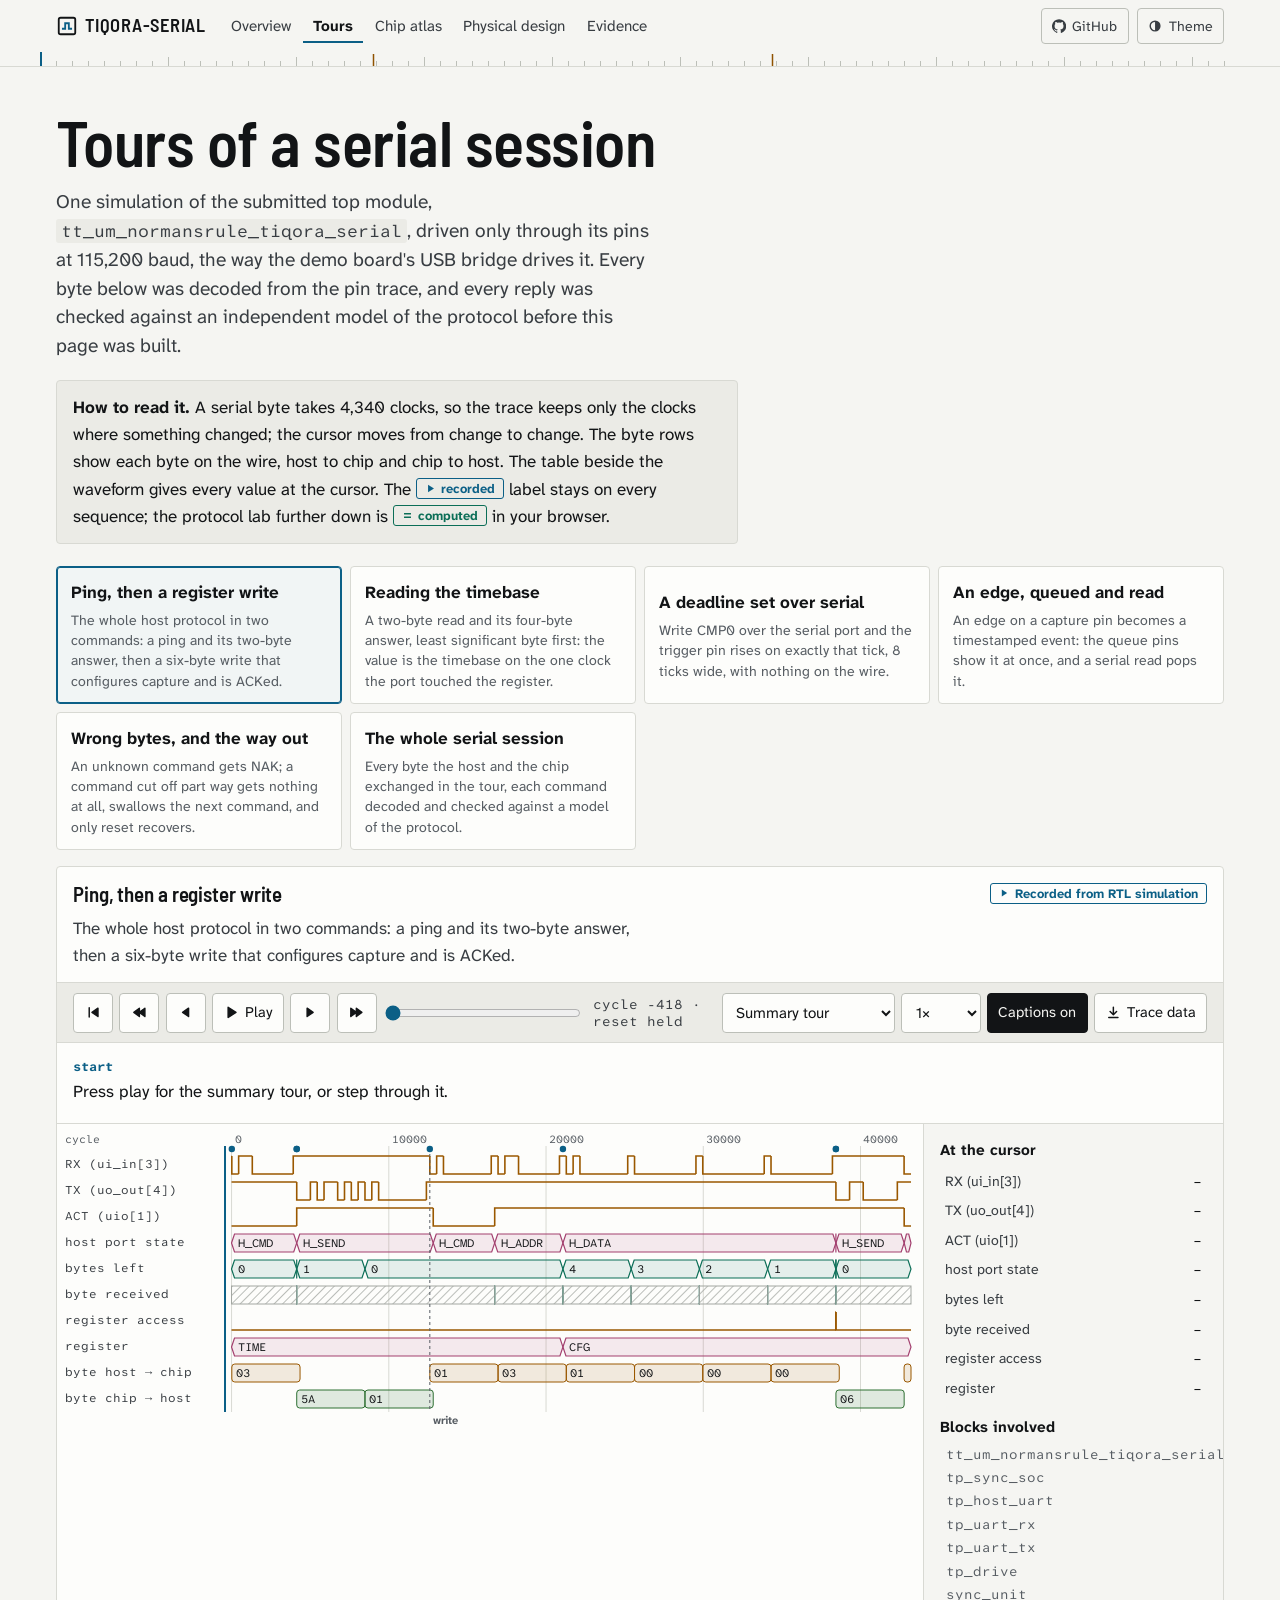
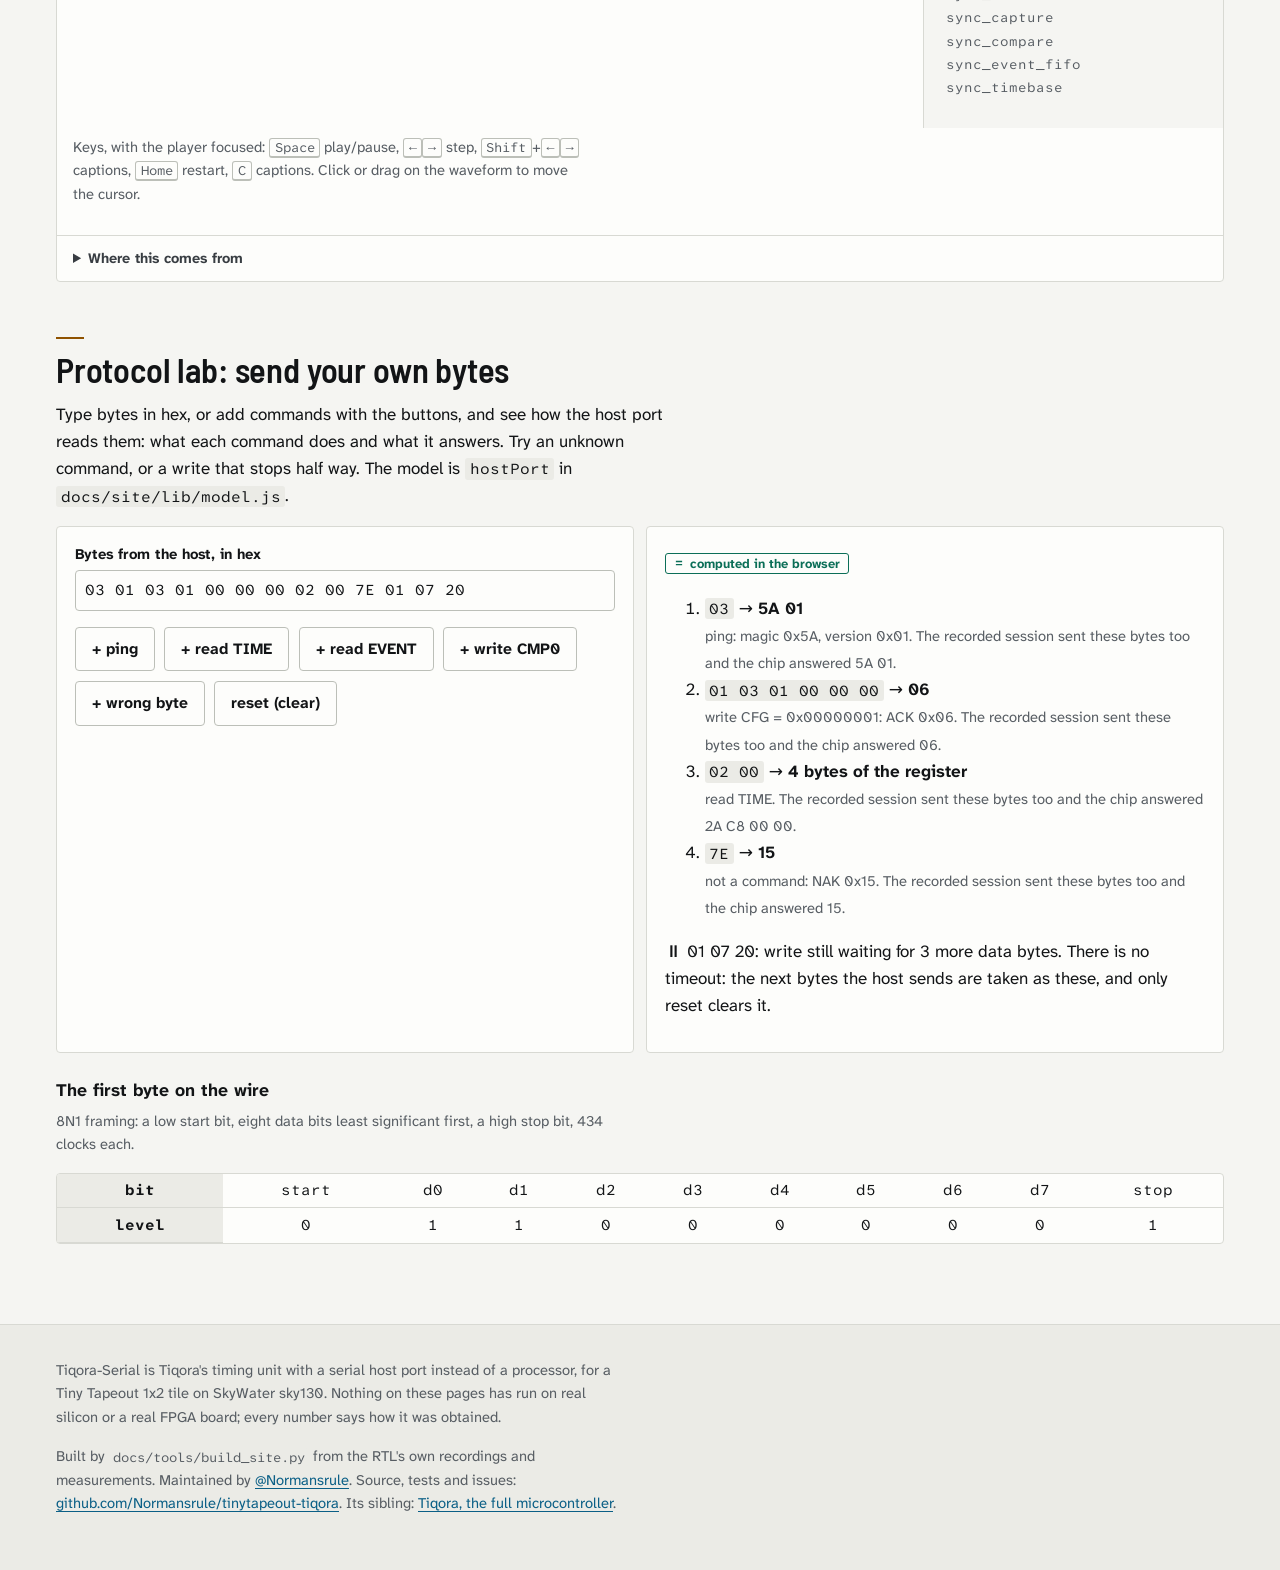
<file: docs/site/tours.html>
<!doctype html>
<html lang=en>
<head>
<meta charset=utf-8>
<meta name=viewport content="width=device-width, initial-scale=1">
<title>Tours · Tiqora-Serial</title>
<meta name=description content="Tiqora-Serial&#x27;s serial protocol recorded from RTL simulation: ping and write, reading the timebase, a deadline, an edge queued and read, and what wrong bytes do.">
<meta name=generator content="docs/tools/build_site.py; edit docs/site/pages/tours.html, not this file">
<meta name=theme-color content="#f5f5f2" media="(prefers-color-scheme: light)">
<meta name=theme-color content="#0b0d0c" media="(prefers-color-scheme: dark)">
<link rel=icon href="data:image/svg+xml,%3Csvg viewBox=%270 0 24 24%27 xmlns=%27http://www.w3.org/2000/svg%27%3E%3Crect x=%273%27 y=%273%27 width=%2718%27 height=%2718%27 rx=%272%27 fill=%27none%27 stroke=%27#141816%27 stroke-width=%272%27/%3E%3Cpath d=%27M6.5 15h3.5V9h4v6h3.5%27 fill=%27none%27 stroke=%27#0b5f86%27 stroke-width=%272%27/%3E%3C/svg%3E">
<meta property=og:type content=website>
<meta property=og:site_name content="Tiqora-Serial">
<meta property=og:title content="Tours · Tiqora-Serial">
<meta property=og:description content="Tiqora-Serial&#x27;s serial protocol recorded from RTL simulation: ping and write, reading the timebase, a deadline, an edge queued and read, and what wrong bytes do.">
<meta property=og:url content="https://normansrule.github.io/tinytapeout-tiqora/tours.html">
<style>
@font-face { font-family: "Atkinson Hyperlegible Next"; font-style: normal; font-weight: 200 800; font-display: swap; src: url([data-uri]) format("woff2"); }
@font-face { font-family: "Atkinson Hyperlegible Mono"; font-style: normal; font-weight: 200 800; font-display: swap; src: url([data-uri]) format("woff2"); }
@font-face { font-family: "Barlow Semi Condensed"; font-style: normal; font-weight: 600; font-display: swap; src: url([data-uri]) format("woff2"); }
/* exhibit.css — the explorer's look, shared unchanged by tiqora-skywater130
   and tinytapeout-tiqora (docs/tools/check_site.py compares the two copies).

   Scope, kept calm. The site is read like a logic analyser's capture: time
   runs left to right, a cycle ruler under the header follows your place on
   the page, the recorded traces are amber, and the cursor that marks "now"
   is a cool probe blue. Light mode is the capture printed on paper; dark
   mode is the instrument's screen. Readability comes first: a 56-character
   measure, Atkinson Hyperlegible Next for text and Mono for values (drawn so
   that 0/O and 1/l/I never get confused, on pages full of hex), and Barlow
   Semi Condensed, the lettering of an instrument's front panel, for headings
   only. The die zoom on the overview is the one dark screen in both themes,
   drawn the way Visual 6502 draws a die: layers as translucent colour on
   black. Colour never carries meaning alone: every status has a word and a
   drawn shape, every signal row and block has its name.

   Motion is physical and quiet: the player cursor follows a critically
   damped spring, buttons give a 0.97 press, a new caption fades in, and the
   die zoom is driven by your own scrolling. With reduced motion the cursor
   jumps, and the zoom becomes four still views you step through. */

:root {
  --bg: #f5f5f2;          /* paper */
  --surface: #fdfdfb;
  --surface-2: #ebebe6;
  --ink: #121416;
  --ink-2: #383d42;
  --muted: #575d63;
  --line: #d8d9d3;
  --line-2: #bcbfb8;
  --trace: #8f5200;       /* the signature: a recorded trace, in amber */
  --accent: #0b5f86;      /* the probe: links, focus, the cursor, the current selection */
  --accent-ink: #ffffff;
  --button: #121416;      /* the primary button is ink, not accent */
  --button-ink: #f5f5f2;
  --focus: #0b5f86;
  /* signal kinds in the waveform */
  --sig-bit: #9a5800;
  --sig-bus: #0b6e57;
  --sig-enum: #a3406f;
  --sig-text: #383d42;
  --sig-pin: #2e7032;
  --sig-unknown: #a3a7a2;
  --cursor: #0b5f86;
  /* block categories (dataviz palette, validated for colour-vision deficiency) */
  --cat-interface: #2a78d6;
  --cat-compute: #eb6834;
  --cat-memory: #1baf7a;
  --cat-timing: #eda100;
  --cat-control: #e87ba4;
  --cat-pins: #008300;
  /* evidence */
  --ok: #17703a;
  --est: #855700;
  --fail: #b42318;
  --todo: #575d63;
  --rec: #0b5f86;
  /* the screen: code blocks and the die zoom are always the instrument's screen */
  --screen: #0b0d0c;
  --screen-ink: #e5e8e3;
  --screen-dim: #8e968f;
  --screen-line: #2a302d;
  --code-bg: #121416;
  --code-ink: #e5e8e3;
  --code-dim: #9aa29b;
  --radius: 4px;
  --ease-out: cubic-bezier(0.23, 1, 0.32, 1);
  --mono: "Atkinson Hyperlegible Mono", ui-monospace, "SFMono-Regular", Menlo, Consolas, monospace;
  --sans: "Atkinson Hyperlegible Next", ui-sans-serif, system-ui, -apple-system, "Segoe UI", Roboto, sans-serif;
  --display: "Barlow Semi Condensed", "Atkinson Hyperlegible Next", ui-sans-serif, system-ui, sans-serif;
  color-scheme: light;
}

@media (prefers-color-scheme: dark) {
  :root:not([data-theme="light"]) {
    --bg: #0b0d0c; --surface: #111413; --surface-2: #181c1a; --ink: #e5e8e3; --ink-2: #bcc3bd;
    --muted: #8e968f; --line: #242927; --line-2: #363d3a; --trace: #ffb000; --accent: #7cc6ea; --accent-ink: #0b0d0c;
    --button: #e5e8e3; --button-ink: #0b0d0c; --focus: #7cc6ea;
    --sig-bit: #ffb000; --sig-bus: #5fd0a6; --sig-enum: #e391bd; --sig-text: #bcc3bd; --sig-pin: #8bd17c;
    --sig-unknown: #4d5651; --cursor: #9ad8f7;
    --cat-interface: #3987e5; --cat-compute: #d95926; --cat-memory: #199e70; --cat-timing: #c98500;
    --cat-control: #d55181; --cat-pins: #008300;
    --ok: #5bd28a; --est: #e8b84a; --fail: #ff7b72; --todo: #8e968f; --rec: #7cc6ea;
    --code-bg: #070908; --code-ink: #e5e8e3; --code-dim: #8a928b; color-scheme: dark;
  }
}
:root[data-theme="dark"] {
  --bg: #0b0d0c; --surface: #111413; --surface-2: #181c1a; --ink: #e5e8e3; --ink-2: #bcc3bd;
  --muted: #8e968f; --line: #242927; --line-2: #363d3a; --trace: #ffb000; --accent: #7cc6ea; --accent-ink: #0b0d0c;
  --button: #e5e8e3; --button-ink: #0b0d0c; --focus: #7cc6ea;
  --sig-bit: #ffb000; --sig-bus: #5fd0a6; --sig-enum: #e391bd; --sig-text: #bcc3bd; --sig-pin: #8bd17c;
  --sig-unknown: #4d5651; --cursor: #9ad8f7;
  --cat-interface: #3987e5; --cat-compute: #d95926; --cat-memory: #199e70; --cat-timing: #c98500;
  --cat-control: #d55181; --cat-pins: #008300;
  --ok: #5bd28a; --est: #e8b84a; --fail: #ff7b72; --todo: #8e968f; --rec: #7cc6ea;
  --code-bg: #070908; --code-ink: #e5e8e3; --code-dim: #8a928b; color-scheme: dark;
}

* { box-sizing: border-box; }
html { -webkit-text-size-adjust: 100%; }
body { margin: 0; background: var(--bg); color: var(--ink); font: 17px/1.6 var(--sans); font-optical-sizing: auto; }
::selection { background: color-mix(in srgb, var(--accent) 28%, transparent); color: inherit; }
a { color: var(--accent); text-underline-offset: 3px; text-decoration-thickness: 1px; }
a:hover { text-decoration-thickness: 2px; }
code, kbd, .mono { font-family: var(--mono); font-size: .9em; }
code { background: var(--surface-2); padding: .05em .3em; border-radius: 3px; }
kbd { border: 1px solid var(--line-2); border-bottom-width: 2px; border-radius: 3px; padding: 0 .35em; background: var(--surface); }
h1, h2, h3 { line-height: 1.15; text-wrap: balance; }
h1, h2 { font-family: var(--display); font-weight: 600; }
h1 { font-size: clamp(2.4rem, 6vw, 4rem); line-height: 1.02; letter-spacing: -.008em; margin: 2.6rem 0 .9rem; max-width: 24ch; }
h2 { font-size: clamp(1.6rem, 3vw, 2.15rem); letter-spacing: -.005em; margin: 3.4rem 0 .7rem; }
/* a page section opens with the same mark the cycle ruler gives it */
main > h2::before, section > h2::before { content: ""; display: block; width: 28px; height: 2px; margin-bottom: .7rem; background: var(--trace); }
h3 { font-size: 1.1rem; font-weight: 700; margin: 1.8rem 0 .4rem; }
p { margin: .5rem 0 1rem; max-width: 56ch; text-wrap: pretty; }
:focus-visible { outline: 2px solid var(--focus); outline-offset: 2px; border-radius: 3px; }
.skip { position: absolute; left: -999px; top: 0; background: var(--button); color: var(--button-ink); padding: .5rem 1rem; z-index: 10; }
.skip:focus { left: 1rem; }
html { scrollbar-color: var(--line-2) var(--bg); }

/* ------------------------------------------------------------ layout */
/* the cycle ruler: a thin time axis under the header; its cursor is your place on the page
   and each tick is a section. It only reads the scroll position, so it never animates on its own. */
.ruler { position: relative; height: 14px; max-width: 1200px; margin: 0 auto; }
.ruler svg { position: absolute; inset: 0; width: 100%; height: 14px; display: block; }
.ruler .minor { stroke: var(--line-2); stroke-width: 1; }
.ruler .sec { stroke: var(--trace); stroke-width: 1.5; }
.ruler .now { position: absolute; top: 0; bottom: 0; width: 2px; left: 0; background: var(--cursor); transform: translateX(var(--x, 0px)); }
.top { position: sticky; top: 0; z-index: 5; background: var(--bg); border-bottom: 1px solid var(--line); }
.top .in { display: flex; gap: 1rem; align-items: center; max-width: 1200px; margin: 0 auto; padding: .5rem 16px; flex-wrap: wrap; }
.brand { font-family: var(--display); font-weight: 600; letter-spacing: .04em; font-size: 1.15rem; color: var(--ink); text-decoration: none; display: flex; align-items: center; gap: .45rem; }
.brand svg { width: 22px; height: 22px; }
.top nav { display: flex; gap: .15rem; flex-wrap: wrap; flex: 1; }
.top nav a { color: var(--ink-2); text-decoration: none; padding: .3rem .6rem; border-radius: 4px; font-size: .95rem; }
.top nav a[aria-current="page"] { color: var(--ink); font-weight: 700; box-shadow: inset 0 -2px 0 var(--accent); border-radius: 0; }
.top nav a:hover { color: var(--ink); background: var(--surface-2); }
/* the source link and the theme switch sit together at the right */
.top .tools { margin-left: auto; display: flex; gap: .5rem; align-items: center; }
.src { display: inline-flex; align-items: center; gap: .4rem; font-size: .88rem; color: var(--ink-2); text-decoration: none;
  border: 1px solid var(--line-2); border-radius: 4px; padding: .3rem .65rem; min-height: 36px; }
@media (hover: hover) and (pointer: fine) { .src:hover { color: var(--ink); border-color: var(--ink-2); } }
/* on a phone the pages become one row that scrolls sideways under the name, instead of a column */
@media (max-width: 700px) {
  .top { position: static; }
  .top .in { row-gap: .25rem; }
  .top nav { order: 3; flex: 1 0 100%; flex-wrap: nowrap; overflow-x: auto; scrollbar-width: none; margin: 0 -16px; padding: 0 10px; }
  .top nav::-webkit-scrollbar { display: none; }
  .top nav a { white-space: nowrap; }
}
@media (max-width: 400px) { .src span { position: absolute; width: 1px; height: 1px; overflow: hidden; clip: rect(0 0 0 0); } }
/* a set of evidence labels moves to the next line as one group */
.evset { display: inline-flex; flex-wrap: wrap; gap: .35rem; vertical-align: middle; }
main { max-width: 1200px; margin: 0 auto; padding: 0 16px 5rem; }
footer { border-top: 1px solid var(--line); color: var(--muted); font-size: .92rem; background: var(--surface-2); }
footer .in { max-width: 1200px; margin: 0 auto; padding: 1.6rem 16px 2.4rem; }
.grid { display: grid; gap: .75rem; grid-template-columns: repeat(auto-fit, minmax(260px, 1fr)); }
.card { background: var(--surface); border: 1px solid var(--line); border-radius: var(--radius); padding: 1rem 1.1rem; }
.card h3 { margin-top: 0; }
a.card { transition: border-color 150ms ease; }
@media (hover: hover) and (pointer: fine) { a.card:hover { border-color: var(--line-2); } a.card:hover h3 { color: var(--accent); } }
/* the tour list: a plain list, read top to bottom, not a grid of cards */
.tourlist { list-style: none; padding: 0; margin: 1.2rem 0 0; border-top: 1px solid var(--line); max-width: 760px; }
.tourlist li { display: grid; grid-template-columns: minmax(0, 1fr) auto; gap: .1rem 1.2rem; padding: .8rem 0; border-bottom: 1px solid var(--line); }
.tourlist a { font-weight: 700; font-size: 1.05rem; }
.tourlist p { grid-column: 1; margin: 0; color: var(--ink-2); }
.tourlist .small { grid-column: 2; grid-row: 1; font-family: var(--mono); font-variant-numeric: tabular-nums; font-size: .82rem; white-space: nowrap; }
@media (max-width: 560px) { .tourlist li { grid-template-columns: 1fr; } .tourlist .small { grid-column: 1; grid-row: auto; } }
.lede { font-size: 1.2rem; line-height: 1.5; color: var(--ink-2); max-width: 50ch; }
.meta { color: var(--muted); font-size: .95rem; margin: -.2rem 0 .8rem; }
.hero { padding: .5rem 0 1rem; display: grid; gap: 1.6rem; grid-template-columns: minmax(0, 1fr); }
.hero-art { margin: 0; background: var(--surface); border-radius: var(--radius); padding: 12px; border: 1px solid var(--line); }
.hero-art svg { display: block; width: 100%; height: auto; }
/* on a phone the diagram keeps a readable size and scrolls sideways instead of shrinking */
@media (max-width: 700px) { .hero-art { overflow-x: auto; } .hero-art svg { min-width: 680px; } }
li { text-wrap: pretty; }
.btn { display: inline-flex; align-items: center; gap: .45rem; background: var(--button); color: var(--button-ink); border: 1px solid var(--button); border-radius: 4px;
  padding: .55rem 1rem; font: inherit; font-size: .98rem; font-weight: 700; cursor: pointer; text-decoration: none; min-height: 44px;
  transition: transform 140ms var(--ease-out), background-color 150ms ease, border-color 150ms ease; }
.btn.ghost { background: transparent; color: var(--ink); border-color: var(--line-2); }
@media (hover: hover) and (pointer: fine) { .btn:hover { background: color-mix(in srgb, var(--button) 86%, var(--bg)); } .btn.ghost:hover { background: var(--surface-2); border-color: var(--ink-2); } }
.btn[aria-pressed="true"] { background: var(--surface-2); color: var(--ink); border-color: var(--ink-2); }
.row { display: flex; gap: .6rem; flex-wrap: wrap; align-items: center; }
.small { font-size: .92rem; color: var(--muted); }
.qa { display: grid; grid-template-columns: minmax(150px, 230px) 1fr; gap: .2rem 2rem; border-top: 1px solid var(--line); padding: 1.1rem 0 .5rem; }
.qa > h3 { margin: .1rem 0 0; font-size: 1.05rem; color: var(--ink); }
.qa > div > p:first-child { margin-top: 0; }
.qa > div { min-width: 0; }
@media (max-width: 700px) { .qa { grid-template-columns: 1fr; } }

/* ------------------------------------------------------------ form controls */
input, select, button { font: inherit; color: inherit; }
.toolbar { margin: 1.2rem 0 1rem; }
.toolbar input, .toolbar select, .controls select, .lab input, .lab select {
  font-size: .95rem; padding: .45rem .6rem; min-height: 40px; border-radius: 4px; border: 1px solid var(--line-2);
  background: var(--surface); color: var(--ink); }
.toolbar input { flex: 1 1 200px; max-width: 280px; }
.toolbar input::placeholder { color: var(--muted); opacity: 1; }
.toolbar .btn { min-height: 40px; }

/* ------------------------------------------------------------ tables */
.tablewrap { overflow-x: auto; border: 1px solid var(--line); border-radius: var(--radius); background: var(--surface); }
table { border-collapse: collapse; width: 100%; font-size: .94rem; }
th, td { text-align: left; padding: .5rem .75rem; border-bottom: 1px solid var(--line); vertical-align: top; }
th { background: var(--surface-2); font-weight: 700; position: sticky; top: 0; }
tr:last-child td { border-bottom: 0; }
td.num, th.num { text-align: right; font-variant-numeric: tabular-nums; white-space: nowrap; }
th.nw, td.nw { white-space: nowrap; }

/* ------------------------------------------------------------ drawn marks
   Status shapes are small SVG masks filled with the text colour, so they
   look the same in every font and on every system. */
.ev::before, .checks li::before, .values tr.changed td.v::after {
  content: ""; display: inline-block; width: .85em; height: .85em; flex: none; background: currentColor;
  -webkit-mask: var(--m) center / contain no-repeat; mask: var(--m) center / contain no-repeat; }
.ev { --m: url("data:image/svg+xml,%3Csvg xmlns='http://www.w3.org/2000/svg' viewBox='0 0 16 16'%3E%3Ccircle cx='8' cy='8' r='5.5'/%3E%3C/svg%3E"); }
.ev { display: inline-flex; align-items: center; gap: .35rem; font-size: .8rem; font-weight: 700; line-height: 1.5;
  border: 1.5px solid currentColor; border-radius: 3px; padding: 0 .5rem; white-space: nowrap; vertical-align: .08em; }
.ev.measured, .ev.pass, .ev.done { color: var(--ok); }
.ev.estimate, .ev.est { color: var(--est);
  --m: url("data:image/svg+xml,%3Csvg xmlns='http://www.w3.org/2000/svg' viewBox='0 0 16 16'%3E%3Ccircle cx='8' cy='8' r='5' fill='none' stroke='%23000' stroke-width='2'/%3E%3Cpath d='M8 3a5 5 0 0 0 0 10z'/%3E%3C/svg%3E"); }
.ev.fail { color: var(--fail);
  --m: url("data:image/svg+xml,%3Csvg xmlns='http://www.w3.org/2000/svg' viewBox='0 0 16 16'%3E%3Cpath d='M3.5 3.5l9 9M12.5 3.5l-9 9' stroke='%23000' stroke-width='2.4' stroke-linecap='round'/%3E%3C/svg%3E"); }
.ev.todo, .ev.none { color: var(--todo); border-style: dashed;
  --m: url("data:image/svg+xml,%3Csvg xmlns='http://www.w3.org/2000/svg' viewBox='0 0 16 16'%3E%3Ccircle cx='8' cy='8' r='5' fill='none' stroke='%23000' stroke-width='2'/%3E%3C/svg%3E"); }
.ev.blocked { color: var(--fail); border-style: dashed;
  --m: url("data:image/svg+xml,%3Csvg xmlns='http://www.w3.org/2000/svg' viewBox='0 0 16 16'%3E%3Ccircle cx='8' cy='8' r='5' fill='none' stroke='%23000' stroke-width='2'/%3E%3Cpath d='M4.5 11.5l7-7' stroke='%23000' stroke-width='2'/%3E%3C/svg%3E"); }
.ev.recorded { color: var(--rec);
  --m: url("data:image/svg+xml,%3Csvg xmlns='http://www.w3.org/2000/svg' viewBox='0 0 16 16'%3E%3Cpath d='M4.5 2.5L13 8l-8.5 5.5z'/%3E%3C/svg%3E"); }
.ev.computed { color: var(--sig-bus);
  --m: url("data:image/svg+xml,%3Csvg xmlns='http://www.w3.org/2000/svg' viewBox='0 0 16 16'%3E%3Cpath d='M3 5.5h10M3 10.5h10' stroke='%23000' stroke-width='2.2'/%3E%3C/svg%3E"); }
.ev.illustrative { color: var(--muted);
  --m: url("data:image/svg+xml,%3Csvg xmlns='http://www.w3.org/2000/svg' viewBox='0 0 16 16'%3E%3Cpath d='M3 13l1-3.5 6.5-6.5 2.5 2.5L6.5 12z' fill='none' stroke='%23000' stroke-width='1.8' stroke-linejoin='round'/%3E%3C/svg%3E"); }
.ev.experimental { color: var(--est); border-style: dashed;
  --m: url("data:image/svg+xml,%3Csvg xmlns='http://www.w3.org/2000/svg' viewBox='0 0 16 16'%3E%3Cpath d='M6 2.5h4M6.8 2.5v4L3 13.5h10L9.2 6.5v-4' fill='none' stroke='%23000' stroke-width='1.8' stroke-linejoin='round'/%3E%3C/svg%3E"); }

/* a diamond marks "this block is involved" and "on the followed net" */
.blocks li.on::before, .onnet { content: ""; display: inline-block; width: .5em; height: .5em; background: var(--accent);
  transform: rotate(45deg); margin: 0 .55em .1em .1em; vertical-align: middle; }

/* ------------------------------------------------------------ the evidence ladder */
.ladder { list-style: none; margin: 0; padding: 0; display: grid; gap: 0; border-top: 1px solid var(--line); }
.ladder li { display: grid; grid-template-columns: 2.2rem minmax(130px, 220px) auto 1fr; gap: .8rem; align-items: start;
  padding: .7rem .2rem; border-bottom: 1px solid var(--line); }
.ladder .n { font: 700 .9rem var(--mono); color: var(--muted); padding-top: .1rem; font-variant-numeric: tabular-nums; }
.ladder .what { font-weight: 700; }
.ladder .why { color: var(--ink-2); font-size: .95rem; }
.ladder.plain li { grid-template-columns: minmax(140px, 280px) auto 1fr; }
@media (max-width: 700px) { .ladder li { grid-template-columns: 2rem 1fr; } .ladder.plain li { grid-template-columns: 1fr; } .ladder.plain li > * { grid-column: 1 !important; } .ladder li > .ev, .ladder .why { grid-column: 2; } .ladder li > .ev { justify-self: start; } }

/* ------------------------------------------------------------ the player */
.player { background: var(--surface); border: 1px solid var(--line); border-radius: var(--radius); overflow: hidden; }
.player header { display: flex; gap: .8rem 1rem; flex-wrap: wrap; align-items: center; padding: .9rem 1rem .4rem; }
.player header h2 { margin: 0; font-size: 1.3rem; flex: 1 1 260px; }
.player .kind { margin-left: auto; }
.player .summary { padding: 0 1rem; color: var(--ink-2); margin: .2rem 0 .8rem; }
.controls { display: flex; gap: .4rem; flex-wrap: wrap; align-items: center; padding: .6rem 1rem; border-top: 1px solid var(--line); background: var(--surface-2); }
.controls button { display: inline-flex; align-items: center; justify-content: center; gap: .4rem; font-size: .92rem; padding: .35rem .65rem;
  border-radius: 4px; border: 1px solid var(--line-2); background: var(--surface); color: var(--ink); cursor: pointer; min-height: 40px; min-width: 40px;
  transition: transform 120ms var(--ease-out), background-color 150ms ease; }
.controls select { min-height: 40px; }
.controls button[aria-pressed="true"] { background: var(--ink); color: var(--bg); border-color: var(--ink); }
@media (hover: hover) and (pointer: fine) { .controls button:hover { border-color: var(--ink-2); } }
.ico { width: 1em; height: 1em; flex: none; fill: none; stroke: currentColor; stroke-width: 1.6; stroke-linecap: round; stroke-linejoin: round; }
.controls .scrub { flex: 1 1 200px; display: flex; align-items: center; gap: .6rem; }
.controls input[type=range] { width: 100%; accent-color: var(--accent); }
.controls .readout { font: .85rem var(--mono); color: var(--ink-2); min-width: 12ch; font-variant-numeric: tabular-nums; }
.caption { margin: 0; padding: .9rem 1rem 1rem; min-height: 4.8em; border-top: 1px solid var(--line); font-size: 1.05rem; max-width: none; }
.caption > span:not(.at), .caption { text-wrap: pretty; }
.caption .at { font: 700 .82rem var(--mono); color: var(--cursor); display: block; margin-bottom: .2rem; font-variant-numeric: tabular-nums; }
.caption[hidden] { display: none; }
.wave { overflow-x: auto; padding: .4rem 0; }
.wave svg { display: block; min-width: 640px; }
.wave .lbl { font: 12px var(--mono); fill: var(--ink-2); }
.wave .val { font: 11.5px var(--mono); fill: var(--ink); }
.wave .grid { stroke: var(--line); stroke-width: 1; }
.wave .axis { font: 11px var(--mono); fill: var(--muted); }
.wave .s-bit { stroke: var(--sig-bit); fill: none; stroke-width: 1.6; }
.wave .s-bus, .wave .s-enum, .wave .s-text { fill: color-mix(in srgb, var(--sig-bus) 10%, transparent); stroke: var(--sig-bus); stroke-width: 1.2; }
.wave .s-enum { fill: color-mix(in srgb, var(--sig-enum) 10%, transparent); stroke: var(--sig-enum); }
.wave .s-text { fill: color-mix(in srgb, var(--sig-text) 7%, transparent); stroke: var(--sig-text); }
.wave .s-x { fill: url(#hatch); stroke: var(--sig-unknown); stroke-width: 1; }
.wave .cursor { stroke: var(--cursor); stroke-width: 2; }
.wave .mark { stroke: var(--muted); stroke-dasharray: 3 3; }
.wave .marklbl { font: 700 11px var(--sans); fill: var(--muted); }
.wave .capdot { fill: var(--cursor); }
.wave .byte-h { fill: color-mix(in srgb, var(--sig-bit) 12%, transparent); stroke: var(--sig-bit); }
.wave .byte-c { fill: color-mix(in srgb, var(--sig-pin) 14%, transparent); stroke: var(--sig-pin); }
.wave .hot .lbl { fill: var(--ink); font-weight: 700; }
.wave .hit { fill: transparent; cursor: pointer; }
.split { display: grid; grid-template-columns: minmax(0, 1fr) 300px; border-top: 1px solid var(--line); }
@media (max-width: 960px) { .split { grid-template-columns: 1fr; } }
.side { border-left: 1px solid var(--line); padding: .8rem 1rem; font-size: .92rem; background: color-mix(in srgb, var(--surface-2) 45%, var(--surface)); }
@media (max-width: 960px) { .side { border-left: 0; border-top: 1px solid var(--line); } }
.side h3 { font-size: .95rem; color: var(--ink); margin: .3rem 0 .45rem; }
.side h3 + * { margin-bottom: 1rem; }
.values { width: 100%; font-size: .88rem; }
.values td { padding: .22rem .3rem; border: 0; }
.values td:first-child { color: var(--ink-2); }
.values td.v { font-family: var(--mono); text-align: right; font-variant-numeric: tabular-nums; overflow-wrap: anywhere; }
.values tr.changed td { font-weight: 700; }
.values tr.changed td.v::after { color: var(--cursor); width: .6em; height: .6em; margin-left: .35em;
  --m: url("data:image/svg+xml,%3Csvg xmlns='http://www.w3.org/2000/svg' viewBox='0 0 16 16'%3E%3Cpath d='M13 2v12L3 8z'/%3E%3C/svg%3E"); }
.blocks { list-style: none; padding: 0; margin: 0; display: grid; gap: .1rem; }
.blocks li { padding: .15rem .4rem; border-radius: 3px; color: var(--muted); font: .84rem var(--mono); }
.blocks li.on { color: var(--ink); background: color-mix(in srgb, var(--accent) 10%, transparent); font-weight: 700; }
details.prov { padding: .7rem 1rem; border-top: 1px solid var(--line); font-size: .9rem; color: var(--ink-2); }
details.prov summary { cursor: pointer; font-weight: 700; }
details.prov code { word-break: break-all; }
.checks { list-style: none; padding: 0; margin: .3rem 0; }
.checks li { display: flex; gap: .5rem; align-items: baseline; }
.checks li::before { color: var(--ok); width: .8em; height: .8em; transform: translateY(.08em);
  --m: url("data:image/svg+xml,%3Csvg xmlns='http://www.w3.org/2000/svg' viewBox='0 0 16 16'%3E%3Cpath d='M3 8.5l3.2 3.2L13 4.5' fill='none' stroke='%23000' stroke-width='2.4' stroke-linecap='round' stroke-linejoin='round'/%3E%3C/svg%3E"); }
.checks li.bad::before { color: var(--fail);
  --m: url("data:image/svg+xml,%3Csvg xmlns='http://www.w3.org/2000/svg' viewBox='0 0 16 16'%3E%3Cpath d='M3.5 3.5l9 9M12.5 3.5l-9 9' stroke='%23000' stroke-width='2.4' stroke-linecap='round'/%3E%3C/svg%3E"); }
.seqs { display: grid; gap: .5rem; grid-template-columns: repeat(auto-fill, minmax(230px, 1fr)); margin: 1.4rem 0 1rem; }
.seqs button { text-align: left; font: inherit; padding: .75rem .85rem; border-radius: var(--radius); border: 1px solid var(--line); background: var(--surface); color: var(--ink); cursor: pointer;
  transition: border-color 150ms ease, transform 140ms var(--ease-out); }
@media (hover: hover) and (pointer: fine) { .seqs button:hover { border-color: var(--line-2); } }
.seqs button[aria-pressed="true"] { border-color: var(--accent); box-shadow: inset 0 0 0 1px var(--accent); background: color-mix(in srgb, var(--accent) 5%, var(--surface)); }
.seqs button b { display: block; margin-bottom: .2rem; }
.seqs button span { font-size: .88rem; color: var(--muted); line-height: 1.45; display: block; }

/* ------------------------------------------------------------ the nibble lab */
.lab { display: grid; gap: .75rem; grid-template-columns: minmax(0, 1fr) minmax(0, 1fr); }
@media (max-width: 860px) { .lab { grid-template-columns: 1fr; } }
.lab label { display: block; font-weight: 700; font-size: .92rem; margin-bottom: .25rem; }
.lab input, .lab select { font-family: var(--mono); width: 100%; }
.lab input[aria-invalid="true"] { border-color: var(--fail); box-shadow: inset 0 0 0 1px var(--fail); }
.nibs { font-family: var(--mono); font-variant-numeric: tabular-nums; }
.nibs td, .nibs th { text-align: center; padding: .3rem .4rem; }
.nibs tr.on td { background: color-mix(in srgb, var(--accent) 12%, transparent); font-weight: 700; }

/* ------------------------------------------------------------ the atlas */
.atlas { display: grid; grid-template-columns: 290px minmax(0, 1fr); gap: 1rem; align-items: start; }
@media (max-width: 900px) { .atlas { grid-template-columns: 1fr; } }
.tree { background: var(--surface); border: 1px solid var(--line); border-radius: var(--radius); padding: .5rem; position: sticky; top: 4rem; max-height: calc(100vh - 5rem); overflow: auto; }
@media (max-width: 900px) { .tree { position: static; max-height: none; } }
.tree h2 { font-size: .9rem; font-weight: 700; line-height: 1.3; color: var(--muted); margin: .9rem .5rem .25rem; text-transform: capitalize; }
.tree h2:first-child { margin-top: .4rem; }
.tree button { display: block; width: 100%; text-align: left; font-size: .95rem; background: none; border: 0; color: var(--ink); padding: .4rem .5rem; border-radius: 4px; cursor: pointer; }
.tree button small { display: block; font: .78rem var(--mono); color: var(--muted); }
@media (hover: hover) and (pointer: fine) { .tree button:hover { background: var(--surface-2); } }
.tree button[aria-current="true"] { background: var(--ink); color: var(--bg); }
.tree button[aria-current="true"] small { color: inherit; opacity: .8; }
.tree button.dim { opacity: .55; }
.detail { background: var(--surface); border: 1px solid var(--line); border-radius: var(--radius); padding: 1.1rem 1.3rem 1.3rem; min-width: 0; }
.detail h2 { margin: 0 0 .5rem; }
.detail h3 { margin-top: 1.8rem; }
.detail, .kv dd { overflow-wrap: anywhere; min-width: 0; }
.detail code { word-break: break-word; }
.detail .lede { font-size: 1.1rem; }
.kv { display: grid; grid-template-columns: max-content 1fr; gap: .35rem 1.2rem; font-size: .95rem; }
.kv dt { color: var(--muted); }
.kv dd { margin: 0; }
.tag { display: inline-block; font: .78rem var(--mono); padding: .05rem .45rem; border-radius: 3px; background: var(--surface-2); border: 1px solid var(--line); margin: 0 .25rem .25rem 0; }
.tag.cat { font-family: var(--sans); font-weight: 700; font-size: .8rem; color: var(--ink); background: var(--surface); text-transform: capitalize; }
.tag.cat::before { content: ""; display: inline-block; width: .6em; height: .6em; border-radius: 1px; margin-right: .35em; background: var(--c, var(--muted)); }
.cat-pins { --c: var(--cat-pins); } .cat-interface { --c: var(--cat-interface); } .cat-control { --c: var(--cat-control); }
.cat-compute { --c: var(--cat-compute); } .cat-memory { --c: var(--cat-memory); } .cat-timing { --c: var(--cat-timing); }
.swatch { display: inline-block; width: .65em; height: .65em; border-radius: 1px; margin: 0 .3em 0 .45em; background: var(--c, var(--muted)); vertical-align: .02em; }
/* the zoom's captions sit on the dark stage, like the canvas: use the dark theme's category colours */
.zoom.scrolly [data-stage] { --cat-interface: #3987e5; --cat-compute: #d95926; --cat-memory: #199e70; --cat-timing: #c98500; --cat-control: #d55181; --cat-pins: #008300; }
.follow { font-size: .88rem; background: none; border: 1px solid var(--line-2); border-radius: 4px; padding: .15rem .5rem; color: var(--accent); cursor: pointer; min-height: 30px; }
@media (hover: hover) and (pointer: fine) { .follow:hover { border-color: var(--accent); } }
.stages { counter-reset: s; list-style: none; padding: 0; }
.stages li { counter-increment: s; padding-left: 2rem; position: relative; margin: .35rem 0; }
.stages li::before { content: counter(s); position: absolute; left: 0; top: .1rem; width: 1.4rem; height: 1.4rem; border-radius: 3px; background: var(--surface-2); font: 700 .78rem/1.4rem var(--mono); text-align: center; }

/* ------------------------------------------------------------ generated diagrams (build_site.py), drawn with the page's tokens */
.treemap svg { width: 100%; height: auto; max-height: 75vh; display: block; margin: 0 auto; }
.tm-die { fill: var(--surface-2); stroke: var(--muted); stroke-dasharray: 6 4; stroke-width: 1.5; }
.tm-cell { fill: color-mix(in srgb, var(--c) 30%, var(--surface)); stroke: var(--c); stroke-width: 1.5; }
.tm-name { font: 700 12px var(--mono); fill: var(--ink); pointer-events: none; }
.tm-val, .tm-short { font: 11.5px var(--mono); fill: var(--ink); pointer-events: none; }
.tm-note { font: 12px var(--sans); fill: var(--muted); }
.fl-chip { fill: var(--surface-2); stroke: var(--line-2); stroke-width: 1.5; }
.fl-chiplbl { font: 12px var(--mono); fill: var(--muted); }
.fl-col { font: 700 13px var(--sans); fill: var(--ink-2); }
.fl-edge { fill: none; stroke: var(--muted); stroke-width: 1.6; }
.fl-arrow { fill: var(--muted); }
.fl-elbl { font: 12px var(--sans); fill: var(--ink-2); paint-order: stroke; stroke: var(--surface); stroke-width: 4; }
.fl-elbl.in { stroke: var(--surface-2); }
.fl-node { fill: var(--surface); stroke: var(--c, var(--line-2)); stroke-width: 1.8; }
.fl-ext { fill: var(--surface); stroke: var(--line-2); stroke-width: 1.5; stroke-dasharray: 4 3; }
.fl-title { font: 700 13.5px var(--sans); fill: var(--ink); }
.fl-sub { font: 12px var(--sans); fill: var(--ink-2); }

.figure { background: var(--surface); border: 1px solid var(--line); border-radius: var(--radius); padding: .8rem; margin: 1rem 0; }
.figure img { max-width: 100%; height: auto; display: block; margin: 0 auto; border-radius: 3px; }
.figure figcaption { font-size: .92rem; color: var(--ink-2); margin-top: .6rem; max-width: 56ch; }
/* the board animation keeps a readable size on phones and scrolls sideways instead */
.figure.board .scroll { overflow-x: auto; }
.figure.board img { width: 880px; max-width: 100%; }
@media (max-width: 700px) { .figure.board img { max-width: none; width: 660px; } }
.note { border: 1px solid var(--line); background: var(--surface-2); padding: .8rem 1rem; border-radius: var(--radius); margin: 1.2rem 0; max-width: 62ch; }
.note.bad { border-color: color-mix(in srgb, var(--fail) 45%, var(--line)); background: color-mix(in srgb, var(--fail) 7%, var(--surface)); }
.note.good { border-color: color-mix(in srgb, var(--ok) 45%, var(--line)); background: color-mix(in srgb, var(--ok) 7%, var(--surface)); }
.theme { display: inline-flex; align-items: center; gap: .4rem; font-size: .88rem; background: none; border: 1px solid var(--line-2); color: var(--ink-2);
  border-radius: 4px; padding: .3rem .65rem; min-height: 36px; cursor: pointer; transition: transform 120ms var(--ease-out); }
@media (hover: hover) and (pointer: fine) { .theme:hover { color: var(--ink); border-color: var(--ink-2); } }
pre.cmd { background: var(--code-bg); color: var(--code-ink); padding: .9rem 1.1rem; border-radius: var(--radius); overflow-x: auto; font: .9rem/1.6 var(--mono); }
pre.cmd .c { color: var(--code-dim); }
.sr { position: absolute; width: 1px; height: 1px; overflow: hidden; clip: rect(0 0 0 0); white-space: nowrap; }

/* ------------------------------------------------------------ the die zoom (die.js)
   One dark screen in both themes. While scrolling, the stage stays put and
   four captions pass over it, one per view; with reduced motion it is a
   still screen with four buttons; without JavaScript, only the captions. */
.zoom { position: relative; margin: 3rem 0 1rem; }
.zoom-stage { position: relative; background: var(--screen); color: var(--screen-ink); border-radius: var(--radius); overflow: hidden; }
.zoom canvas { display: block; width: 100%; height: 100%; }
.zoom:not(.scrolly):not(.stepped) .zoom-stage { display: none; }
/* the header is sticky above 700 px: the stage sits under it, the header's height (--top-h) below the top */
.zoom { --top-h: 67px; }
@media (max-width: 700px) { .zoom { --top-h: 0px; } }
.zoom.scrolly .zoom-stage { position: sticky; top: var(--top-h); height: calc(100vh - var(--top-h)); height: calc(100svh - var(--top-h)); border-radius: 0; }
.zoom.scrolly .zoom-steps { margin-top: calc(var(--top-h) - 100vh); margin-top: calc(var(--top-h) - 100svh); position: relative; pointer-events: none; }
.zoom.scrolly [data-stage] { min-height: 100vh; min-height: 100svh; display: flex; align-items: center; padding: 0 24px; }
.zoom.scrolly [data-stage] > div { pointer-events: auto; max-width: 34rem; background: var(--screen); color: var(--screen-ink);
  border: 1px solid var(--screen-line); border-radius: var(--radius); padding: 1rem 1.2rem; opacity: 0; transition: opacity 240ms var(--ease-out); }
.zoom.scrolly [data-stage] .small { color: var(--screen-dim); }
.zoom.scrolly [data-stage][data-on] > div { opacity: 1; }
.zoom [data-stage] h2 { margin: 0 0 .4rem; font-size: clamp(1.4rem, 2.6vw, 1.9rem); }
.zoom [data-stage] p { margin: 0 0 .5rem; max-width: 52ch; }
.zoom [data-stage] p:last-child { margin-bottom: 0; }
.zoom-steps .num { font-family: var(--mono); font-variant-numeric: tabular-nums; font-size: .92em; }
.zoom .ev.illustrative, .zoom .ev.measured { vertical-align: .1em; }
.zoom.scrolly [data-stage] .ev.measured, .zoom.stepped .zoom-stage .ev.measured { color: #5bd28a; }
.zoom.scrolly [data-stage] .ev.illustrative { color: var(--screen-dim); }
.zoom.scrolly [data-stage] a { color: #9ad8f7; }
@media (max-width: 700px) {
  .zoom.scrolly [data-stage] { align-items: flex-end; padding: 0 12px 4.5rem; }
  .zoom.scrolly [data-stage] > div { max-width: none; }
}
/* the screen's own labels: what you are looking at, how big, which layer is which */
.zoom-label { position: absolute; left: 12px; top: 12px; margin: 0; padding: .15rem .5rem; font: 600 .85rem var(--sans); color: var(--screen-ink); max-width: calc(100% - 24px);
  background: color-mix(in srgb, var(--screen) 82%, transparent); border-radius: 3px; }
.zoom.scrolly [data-stage] code { background: var(--screen-line); color: var(--screen-ink); }
.zoom [data-stage] code { overflow-wrap: anywhere; }

.zoom-scale { position: absolute; right: 16px; bottom: 16px; display: grid; justify-items: end; gap: 4px; font: .82rem var(--mono); color: var(--screen-ink); }
.zoom-scale::before { content: ""; display: block; width: var(--w, 100px); height: 6px; border: 1.5px solid var(--screen-ink); border-top: 0; }
.zoom-legend { position: absolute; right: 16px; top: 14px; margin: 0; padding: .5rem .7rem; list-style: none; display: grid; gap: .15rem;
  font-size: .82rem; color: var(--screen-ink); background: color-mix(in srgb, var(--screen) 85%, transparent); border: 1px solid var(--screen-line); border-radius: var(--radius); }
.zoom-legend[hidden] { display: none; }
.zoom-legend li { display: flex; align-items: center; gap: .5rem; }
.zoom-legend i { width: 14px; height: 10px; border-radius: 1px; background: var(--c); flex: none; }
@media (max-width: 700px) { .zoom-legend { display: none; } }
/* reduced motion: a still screen, four buttons, one caption */
.zoom.stepped .zoom-stage { aspect-ratio: 16 / 9; max-height: 70vh; width: 100%; }
@media (max-width: 700px) { .zoom.stepped .zoom-stage { aspect-ratio: 4 / 5; } }
.zoom-go { display: none; }
.zoom.stepped .zoom-go { display: flex; gap: .4rem; flex-wrap: wrap; margin: .8rem 0; }
.zoom-go button { min-height: 40px; padding: .35rem .8rem; border-radius: 4px; border: 1px solid var(--line-2); background: var(--surface); color: var(--ink); cursor: pointer; font-size: .92rem; }
.zoom-go button[aria-pressed="true"] { background: var(--ink); color: var(--bg); border-color: var(--ink); }
.zoom.stepped [data-stage]:not([data-on]) { display: none; }
.zoom:not(.scrolly) [data-stage] { margin: 0 0 1.2rem; }

/* ------------------------------------------------------------ fire a deadline (labs.js) */
.deadline { background: var(--surface); border: 1px solid var(--line); border-radius: var(--radius); padding: 1rem 1.1rem 1.1rem; }
.dl-form label { display: block; font-weight: 700; font-size: .95rem; margin-bottom: .35rem; }
.dl-form input { font: 1rem var(--mono); font-variant-numeric: tabular-nums; width: 14ch; padding: .45rem .6rem; min-height: 44px; border-radius: 4px;
  border: 1px solid var(--line-2); background: var(--bg); color: var(--ink); }
.dl-form input[aria-invalid="true"] { border-color: var(--fail); box-shadow: inset 0 0 0 1px var(--fail); }
.dl-form #dl-msg { min-height: 1.5em; margin: .4rem 0 .2rem; }
.dl-form #dl-msg.err { color: var(--fail); }
.dl-scope { display: block; width: 100%; height: auto; background: var(--screen); border-radius: var(--radius); margin: .4rem 0 .8rem; }
.dl-lbl { font: 12px var(--mono); fill: var(--screen-dim); }
.dl-ann { font: 11.5px var(--mono); fill: var(--screen-ink); }
.dl-tk { stroke: var(--screen-line); stroke-width: 1; }
.dl-mark { stroke: var(--screen-dim); stroke-dasharray: 3 3; stroke-width: 1; }
.dl-brk { stroke: var(--screen-dim); stroke-width: 1.2; fill: none; }
.dl-bit { stroke: #5fd0a6; stroke-width: 1.6; fill: none; }
.dl-trig { stroke: #ffb000; stroke-width: 2; fill: none; }
.dl-cur { stroke: #9ad8f7; stroke-width: 2; }
.dl-sum { font-size: 1.05rem; max-width: 62ch; }
.dl-facts { margin: .6rem 0 0; }

/* ------------------------------------------------------------ the register ring (labs.js) */
.ringbox { display: grid; grid-template-columns: minmax(0, 260px) minmax(0, 1fr); gap: 1.2rem; align-items: center; margin-top: 1rem; }
@media (max-width: 700px) { .ringbox { grid-template-columns: 1fr; } .ringbox .ring { max-width: 260px; margin: 0 auto; } }
.ring { display: block; width: 100%; height: auto; }
.ring-slot { fill: var(--surface); stroke: var(--line-2); stroke-width: 1.2; }
.ring-slot.done { fill: var(--surface-2); }
.ring-slot.on { stroke: var(--accent); stroke-width: 2.2; fill: color-mix(in srgb, var(--accent) 12%, var(--surface)); }
.ring-a { font: 700 15px var(--mono); fill: var(--ink); }
.ring-s { font: 11px var(--mono); fill: var(--trace); }
.ring-n { font: 10px var(--mono); fill: var(--muted); }
.ring-add { fill: var(--ink); }
.ring-addt { font: 700 11px var(--sans); fill: var(--bg); }
.ring-tick { stroke: var(--ink); stroke-width: 2; }
.ring-c { font: 700 13px var(--mono); fill: var(--ink); }
.ring-mid { font: 10.5px var(--sans); fill: var(--muted); }

/* ------------------------------------------------------------ the opening shot (die.js reveal) */
/* the overview's dark sections run edge to edge; html clips the overflow so they never add sideways scroll */
html { overflow-x: clip; }
.bleed { margin-inline: calc(50% - 50vw); }
.reveal { position: relative; background: var(--screen); color: var(--screen-ink); --p: 0; }
.reveal-stage { position: relative; display: grid; justify-items: center; align-content: start; padding: 3.5rem 16px 2.5rem; overflow: hidden;
  background: radial-gradient(ellipse 70% 55% at 50% 78%, #13201a 0%, var(--screen) 70%); }
.reveal-copy { text-align: center; max-width: 56rem; position: relative; z-index: 1; }
.reveal .eyebrow { font: 600 .95rem var(--sans); letter-spacing: .08em; text-transform: uppercase; color: var(--screen-dim); margin: 0 auto .6rem; }
.reveal h1 { font-size: clamp(3.6rem, 13vw, 10rem); line-height: .9; letter-spacing: -.02em; margin: 0; max-width: none; color: var(--screen-ink); }
.reveal .tagline { font-family: var(--display); font-weight: 600; font-size: clamp(1.7rem, 4.6vw, 3.4rem); line-height: 1.05; margin: .35rem 0 1rem; color: #ffb000; }
.reveal .lede { color: #b9c0b8; margin: 0 auto 1.2rem; max-width: 46ch; }
.reveal .row { justify-content: center; }
.reveal .btn { background: var(--screen-ink); color: var(--screen); border-color: var(--screen-ink); }
.reveal .btn.ghost { background: transparent; color: var(--screen-ink); border-color: #4a524e; }
.reveal .small { color: var(--screen-dim); margin: 1rem auto 0; }
.reveal .ev.measured { color: #5bd28a; } .reveal .ev.estimate { color: #f0b54d; } .reveal .ev.fail { color: #ff8a7a; } .reveal .ev.todo { color: var(--screen-dim); } .reveal .ev.experimental { color: #f0b54d; }
.reveal-chip { display: none; position: relative; width: min(860px, 92vw); margin-top: 2rem; perspective: 1500px; }
.reveal.on .reveal-chip { display: block; }
.chip3d { position: relative; transform-origin: 50% 40%; border-radius: 6px; overflow: hidden; box-shadow: 0 0 0 1px #2a302d, 0 40px 80px -20px rgba(0, 0, 0, .9);
  transform: rotateX(calc((1 - var(--p)) * 56deg)) rotateZ(calc((1 - var(--p)) * -20deg)) scale(calc(.82 + .18 * var(--p))); will-change: transform; }
.chip3d canvas { display: block; width: 100%; height: auto; }
.chip3d .sheen { position: absolute; inset: 0; pointer-events: none; mix-blend-mode: screen;
  background: linear-gradient(105deg, transparent 30%, rgba(255, 255, 255, .16) 45%, rgba(154, 216, 247, .1) 52%, transparent 66%);
  background-size: 260% 100%; background-position: calc(120% - var(--p) * 140%) 0; }
.reveal-chip .shadow { position: absolute; left: 10%; right: 10%; bottom: -6%; height: 18%; border-radius: 50%; background: radial-gradient(closest-side, rgba(0, 0, 0, .75), transparent); filter: blur(6px); z-index: -1; }
.reveal-cap { margin: 1.4rem auto 0; max-width: 46ch; text-align: center; font-size: .95rem; color: var(--screen-dim); }
.reveal-cap .ev.illustrative { color: var(--screen-dim); }
.routed-hero .reveal-cap { max-width: 70ch; }
.reveal-cap a { color: #9ab0ff; }
/* while scrolling: the stage holds still, the copy lifts away and the tile rises from below the fold and lands flat */
.reveal.live { height: 230vh; }
.reveal.live .reveal-stage { position: sticky; top: var(--top-h, 67px); height: calc(100vh - var(--top-h, 67px)); height: calc(100svh - var(--top-h, 67px));
  display: block; padding: clamp(1.5rem, 6vh, 4rem) 16px 0; box-sizing: border-box; }
.reveal.live .reveal-copy { margin: 0 auto; opacity: calc(1 - var(--p) * 3.2); transform: translateY(calc(var(--p) * -160px)); }
.reveal.live .reveal-chip { position: absolute; left: 50%; top: 50%; margin: 0; width: min(860px, 90vw, calc((100svh - 67px - 150px) * var(--ar, 1.45)));
  transform: translate(-50%, calc(-50% + (1 - var(--p) * var(--p)) * 52vh)); }
.reveal.live .reveal-cap { position: absolute; left: 0; right: 0; bottom: 1.2rem; padding: 0 16px; opacity: calc(max(0, var(--p) - .7) * 3.4); }
@media (max-width: 700px) { .reveal { --top-h: 0px; } .reveal.live { height: 210vh; }
  .reveal.live .reveal-copy { opacity: calc(1 - var(--p) * 3.4); }
  .reveal.live .reveal-chip { width: min(92vw, calc((100svh - 150px) * var(--ar, 1.45))); transform: translate(-50%, calc(-50% + (1 - var(--p) * var(--p)) * 50vh)); } }
.reveal + .zoom { margin-top: 0; }

/* ------------------------------------------------------------ the routed layout (layout.js) */
.chip3d canvas.glint { position: absolute; inset: 0; width: 100%; height: 100%; pointer-events: none; mix-blend-mode: screen; }
.routed-hero .chip3d { box-shadow: 0 0 0 1px #2c3550, 0 0 60px -10px rgba(110, 120, 255, calc(.15 + .35 * var(--p))), 0 40px 90px -20px rgba(0, 0, 0, .95); }
.routed-hero .chip3d .sheen { background: linear-gradient(105deg, transparent 30%, rgba(255, 255, 255, .10) 45%, rgba(160, 120, 255, .08) 52%, transparent 66%); background-size: 260% 100%; background-position: calc(120% - var(--p) * 140%) 0; }
.routed-x { --rx-ink: #dfe4f2; --rx-dim: #8d95ab; --rx-line: #283048; position: relative; margin: 1.2rem 0; background: #05070a; color: var(--rx-ink); border-radius: var(--radius); overflow: hidden;
  box-shadow: 0 0 0 1px var(--rx-line), 0 30px 70px -30px rgba(80, 90, 255, .35); }
.routed-bar { display: flex; flex-wrap: wrap; gap: .5rem .9rem; align-items: center; padding: .7rem .8rem; border-bottom: 1px solid var(--rx-line); }
.routed-group { display: inline-flex; flex-wrap: wrap; gap: .3rem; }
.routed-bar button { font: 500 .82rem var(--sans); color: var(--rx-dim); background: transparent; border: 1px solid var(--rx-line); border-radius: 999px; padding: .28rem .7rem; cursor: pointer; display: inline-flex; align-items: center; gap: .4rem; }
.routed-bar button[aria-pressed=true] { color: var(--rx-ink); border-color: #4a5578; background: rgba(120, 130, 255, .08); }
.routed-bar button:focus-visible, canvas.routed:focus-visible { outline: 2px solid #9ab0ff; outline-offset: 2px; }
.routed-bar button i { width: .7rem; height: .7rem; border-radius: 2px; display: inline-block; opacity: .35; }
.routed-bar button[aria-pressed=true] i { opacity: 1; }
.sw-met1 { background: linear-gradient(90deg, #6b5bff, #00d0ff); } .sw-met2 { background: linear-gradient(90deg, #00e0c0, #3c8cff); }
.sw-met3 { background: linear-gradient(90deg, #ffc04d, #ff5fa2); } .sw-met4 { background: linear-gradient(90deg, #ff4f8b, #b06bff); }
.sw-ff { background: #78e6aa; } .sw-logic { background: #96aac8; } .sw-buf { background: #6e8cff; } .sw-phys { background: #505a6e; }
.routed-bar .routed-clock { color: #1a1206; background: #ffb000; border-color: #ffb000; font-weight: 600; }
.routed-bar .routed-clock[aria-pressed=true] { color: #1a1206; background: #ffd27a; }
.routed-readout { margin-left: auto; font: .8rem var(--mono); color: var(--rx-dim); }
canvas.routed { display: block; width: 100%; height: auto; cursor: grab; touch-action: none; }
canvas.routed:active { cursor: grabbing; }
.routed-hint { margin: 0; padding: .55rem .8rem; font-size: .8rem; color: var(--rx-dim); border-top: 1px solid var(--rx-line); max-width: none; }
.routed-x:not(.on) .routed-bar, .routed-x:not(.on) .routed-hint { display: none; }
.routed-x noscript img, .reveal noscript img { display: block; width: 100%; height: auto; }
.zoom.bleed:not(.scrolly) { margin-inline: 0; }
.reveal:not(.on) .reveal-cap { display: none; }
.zoom.bleed.scrolly .zoom-steps { padding-inline: max(0px, (100vw - 1200px) / 2); }

/* ------------------------------------------------------------ the big numbers */
.stats { display: grid; grid-template-columns: repeat(4, minmax(0, 1fr)); gap: 1px; background: var(--line); border: 1px solid var(--line); border-radius: var(--radius); overflow: hidden; margin: 3rem 0; }
.stat { background: var(--surface); padding: 1.4rem 1.2rem 1.2rem; display: grid; align-content: start; gap: .35rem; }
.stat b { font: 600 clamp(2.4rem, 5vw, 3.8rem)/1 var(--display); letter-spacing: -.01em; color: var(--ink); font-variant-numeric: tabular-nums; }
.stat b small { font-size: .42em; font-weight: 600; color: var(--ink-2); margin-left: .15em; letter-spacing: 0; }
.stat span { color: var(--ink-2); font-size: .98rem; line-height: 1.45; }
.stat:nth-child(1) b { color: var(--trace); font-size: clamp(2rem, 3.4vw, 3rem); white-space: nowrap; } .stat:nth-child(3) b { color: var(--accent); }
@media (max-width: 900px) { .stats { grid-template-columns: repeat(2, minmax(0, 1fr)); } }
@media (max-width: 460px) { .stats { grid-template-columns: 1fr; } }

/* ------------------------------------------------------------ the live board (board.js) */
.board-live { background: var(--screen); border-radius: var(--radius); padding: 14px; border: 1px solid var(--screen-line); }
.board-live .scroll { overflow-x: auto; }
.board-svg { display: block; width: 100%; height: auto; min-width: 640px; }
.bd-t { font-family: var(--sans); fill: #d5dbd3; }
.bd-big { font: 700 16px var(--display); letter-spacing: .06em; fill: #eef2ec; }
.bd-sub { font-size: 12px; fill: #b9c4bc; }
.bd-tiny { font-size: 12px; fill: #8fa096; }
.bd-chip { font: 700 14px var(--mono); fill: #eef2ec; }
.bd-amber { fill: #ffb000; font-weight: 700; font-size: 13px; }
.bd-tag { font-size: 12px; }
.bd-probe { fill: #9ad8f7; }
.bd-seg { fill: #3a1512; } .bd-seg.on { fill: #ff4a3d; filter: drop-shadow(0 0 4px rgba(255, 74, 61, .8)); }
.bd-cap { fill: #6e7671; stroke: #9aa29d; } .bd-cap.on { fill: #ffb000; stroke: #ffe1a1; }
.bd-led { fill: color-mix(in srgb, #5dff9a calc(var(--on, 0) * 100%), #1c2a22); stroke: #0f1712; }
.bd-halo { fill: #5dff9a; }
.bd-term { font: 12.5px var(--mono); fill: #e5e8e3; white-space: pre; } .bd-term.host { fill: #9ad8f7; }
.bd-trace { fill: none; stroke: #ffb000; stroke-width: 1.6; }
.bd-mark { stroke: #9ad8f7; stroke-width: 1.5; }
.bd-cursor { stroke: #9ad8f7; stroke-width: 2; }
.board-bar { display: flex; gap: .8rem; align-items: center; flex-wrap: wrap; margin-top: .8rem; }
.board-bar .btn { background: var(--screen-ink); color: var(--screen); border-color: var(--screen-ink); min-width: 7.5rem; justify-content: center; }
.board-bar input[type=range] { flex: 1 1 220px; accent-color: #ffb000; }
.board-bar output { color: var(--screen-ink); font-size: .9rem; min-width: 15ch; }
.board-live + figcaption, .board-cap { font-size: .92rem; color: var(--ink-2); margin-top: .7rem; max-width: 56ch; }

/* ------------------------------------------------------------ motion: only for readers who have not asked for less */
@media (prefers-reduced-motion: no-preference) {
  html { scroll-behavior: smooth; }
  .btn:active, .controls button:active, .theme:active, .seqs button:active { transform: scale(0.97); }
  /* the overview diagram reads in once, in the order a signal travels: what enters, the chip, what comes out */
  .hero-art .fl-g { animation: fl-in 520ms var(--ease-out) backwards; animation-delay: calc(var(--d, 0) * 140ms + 80ms); }
  @keyframes fl-in { from { opacity: 0; transform: translateY(6px); } }
  /* the big numbers rise into place as they scroll in, in browsers with scroll-driven animations */
  @supports (animation-timeline: view()) {
    .stat { animation: stat-in linear both; animation-timeline: view(); animation-range: entry 0% cover 30%; }
    .stat:nth-child(2) { animation-range: entry 6% cover 34%; } .stat:nth-child(3) { animation-range: entry 12% cover 38%; } .stat:nth-child(4) { animation-range: entry 18% cover 42%; }
    @keyframes stat-in { from { opacity: 0; transform: translateY(28px); } }
  }
}
@media print {
  .routed-bar, .routed-hint { display: none; }
  .top, .controls, .theme, .src, .skip { display: none; }
  body { background: #fff; color: #000; }
}

/* recorded reels (docs/tools/motion.py), inlined by {{static:motion}} */
.reels { display: grid; gap: 1.6rem; margin-top: 1rem; }
.reel { margin: 0; max-width: 880px; }
.reel svg { display: block; width: 100%; height: auto; border-radius: 12px; }
.reel figcaption { margin-top: .45rem; display: flex; flex-wrap: wrap; gap: .3rem .7rem; align-items: baseline; }
.reel-bar { display: flex; flex-wrap: wrap; gap: .4rem .9rem; align-items: center; }
.reels[data-paused] svg, .reels[data-paused] svg * { animation-play-state: paused !important; }
</style>
<script>try { const t = localStorage.getItem("tq-theme"); if (t) document.documentElement.dataset.theme = t; } catch (e) {}</script>
</head>
<body>
<a class=skip href=#main>Skip to content</a>
<header class=top><div class=in>
<a class=brand href=index.html><svg viewBox='0 0 24 24' aria-hidden='true'><rect x='3' y='3' width='18' height='18' rx='2' fill='none' stroke='currentColor' stroke-width='2'/><path d='M6.5 15h3.5V9h4v6h3.5' fill='none' stroke='var(--accent)' stroke-width='2'/></svg>TIQORA-SERIAL</a>
<nav aria-label="Explorer pages"><a href='index.html'>Overview</a><a href='tours.html' aria-current=page>Tours</a><a href='atlas.html'>Chip atlas</a><a href='physical.html'>Physical design</a><a href='evidence.html'>Evidence</a></nav>
<div class=tools><a class=src href="https://github.com/Normansrule/tinytapeout-tiqora" aria-label="Source code on GitHub"><svg class=ico viewBox='0 0 16 16' aria-hidden='true'><path fill='currentColor' stroke='none' d='M8 .2a8 8 0 0 0-2.53 15.59c.4.07.55-.17.55-.38v-1.33c-2.23.48-2.7-1.07-2.7-1.07-.36-.92-.89-1.17-.89-1.17-.73-.5.05-.49.05-.49.8.06 1.23.83 1.23.83.72 1.22 1.88.87 2.34.66.07-.52.28-.87.5-1.07-1.78-.2-3.65-.89-3.65-3.95 0-.87.31-1.59.82-2.15-.08-.2-.36-1.02.08-2.12 0 0 .67-.21 2.2.82a7.6 7.6 0 0 1 4 0c1.53-1.03 2.2-.82 2.2-.82.44 1.1.16 1.92.08 2.12.51.56.82 1.28.82 2.15 0 3.07-1.87 3.75-3.65 3.95.29.25.54.73.54 1.48v2.2c0 .21.15.46.55.38A8 8 0 0 0 8 .2z'/></svg><span>GitHub</span></a>
<button class=theme type=button id=theme aria-label="Switch between light and dark"><svg class=ico viewBox='0 0 16 16' aria-hidden='true'><circle cx='8' cy='8' r='5.5'/><path d='M8 2.5a5.5 5.5 0 0 1 0 11z' fill='currentColor' stroke='none'/></svg>Theme</button></div>
</div><div class=ruler aria-hidden=true><svg id=ruler-svg></svg><span class=now></span></div></header>
<main id=main>
<h1>Tours of a serial session</h1>
<p class=lede>One simulation of the submitted top module, <code>tt_um_normansrule_tiqora_serial</code>, driven only through its pins at 115,200 baud, the way the demo board's USB bridge drives it. Every byte below was decoded from the pin trace, and every reply was checked against an independent model of the protocol before this page was built.</p>
<div class=note><b>How to read it.</b> A serial byte takes 4,340 clocks, so the trace keeps only the clocks where something changed; the cursor moves from change to change. The byte rows show each byte on the wire, host to chip and chip to host. The table beside the waveform gives every value at the cursor. The <span class="ev recorded">recorded</span> label stays on every sequence; the protocol lab further down is <span class="ev computed">computed</span> in your browser.</div>
<div id=player></div>

<section aria-labelledby=lab-h>
 <h2 id=lab-h>Protocol lab: send your own bytes</h2>
 <p>Type bytes in hex, or add commands with the buttons, and see how the host port reads them: what each command does and what it answers. Try an unknown command, or a write that stops half way. The model is <code>hostPort</code> in <code>docs/site/lib/model.js</code>.</p>
 <div class=lab>
  <div class=card>
   <label for=pb>Bytes from the host, in hex</label>
   <input id=pb value="03 01 03 01 00 00 00 02 00 7E 01 07 20" autocomplete=off spellcheck=false aria-describedby=perr>
   <p id=perr class=small role=status></p>
   <div class=row>
    <button class="btn ghost" type=button data-add="03">+ ping</button>
    <button class="btn ghost" type=button data-add="02 00">+ read TIME</button>
    <button class="btn ghost" type=button data-add="02 01">+ read EVENT</button>
    <button class="btn ghost" type=button data-add="01 04 60 EA 00 00">+ write CMP0</button>
    <button class="btn ghost" type=button data-add="7E">+ wrong byte</button>
    <button class="btn ghost" type=button id=preset>reset (clear)</button>
   </div>
  </div>
  <div class=card>
   <p><span class="ev computed">computed in the browser</span></p>
   <ol id=pout></ol>
   <p id=pwait></p>
  </div>
 </div>
 <h3>The first byte on the wire</h3>
 <p class=small>8N1 framing: a low start bit, eight data bits least significant first, a high stop bit, 434 clocks each.</p>
 <div class=tablewrap><table class=nibs id=pframe><caption class=sr>Bits of the first byte</caption></table></div>
</section>
<noscript><p>The tours need JavaScript. The recorded data is in <code>docs/site/data/traces/</code> as JSON, one file per tour.</p></noscript>

</main>
<footer><div class=in>
<p>Tiqora-Serial is Tiqora's timing unit with a serial host port instead of a processor, for a Tiny Tapeout 1x2 tile on SkyWater sky130. Nothing on these pages has run on real silicon or a real FPGA board; every number says how it was obtained.</p>
<p>Built by <code>docs/tools/build_site.py</code> from the RTL's own recordings and measurements. Maintained by <a href="https://github.com/Normansrule">@Normansrule</a>. Source, tests and issues: <a href="https://github.com/Normansrule/tinytapeout-tiqora">github.com/Normansrule/tinytapeout-tiqora</a>. Its sibling: <a href="https://normansrule.github.io/tiqora-skywater130/">Tiqora, the full microcontroller</a>.</p>
</div></footer>
<script type=application/json id=data-traces>[{"bytes":[{"at":16,"byte":3,"dir":"host","end":4356},{"at":4144,"byte":90,"dir":"chip","end":8484},{"at":8485,"byte":1,"dir":"chip","end":12825},{"at":12609,"byte":1,"dir":"host","end":16949},{"at":16949,"byte":3,"dir":"host","end":21289},{"at":21289,"byte":1,"dir":"host","end":25629},{"at":25629,"byte":0,"dir":"host","end":29969},{"at":29969,"byte":0,"dir":"host","end":34309},{"at":34309,"byte":0,"dir":"host","end":38649},{"at":38437,"byte":6,"dir":"chip","end":42777},{"at":42772,"byte":2,"dir":"host","end":47112}],"captions":[{"at":16,"blocks":["tp_uart_rx","tp_host_uart"],"text":"Host sends 03: ping. One byte: a start bit (low), eight data bits least significant first, a stop bit (high), 434 clocks each."},{"at":4143,"blocks":["tp_host_uart"],"text":"H_SEND with 2 bytes to go: 0x5A (the magic) and 0x01 (the version). The reply is shifted out of the same 32-bit register that collects write data."},{"at":4144,"blocks":["tp_uart_tx","tp_host_uart"],"text":"The chip answers 5A 01."},{"at":12609,"blocks":["tp_uart_rx","tp_host_uart"],"text":"Host sends 01 03 01 00 00 00: write CFG = 0x00000001."},{"at":21075,"blocks":["tp_host_uart"],"text":"H_DATA: four data bytes to collect, least significant first; each one shifts in at the top of the register."},{"at":38435,"blocks":["tp_host_uart","sync_unit"],"text":"H_DO: one clock on the register port, offset 3 (CFG)."},{"at":38437,"blocks":["tp_uart_tx","tp_host_uart"],"text":"The chip answers 06."}],"checks":[{"ok":true,"text":"ping 0x03 answers 0x5A, version 0x01"},{"ok":true,"text":"write CFG = 1 (capture channel 0, rising) answers ACK 0x06"}],"commands":[{"at":16,"bytes":[3],"cmd":"ping","got":[90,1],"reply":[90,1]},{"addr":3,"at":12609,"bytes":[1,3,1,0,0,0],"cmd":"write CFG = 0x00000001","got":[6],"reply":[6],"value":1},{"addr":0,"at":42772,"bytes":[2,0],"cmd":"read TIME","got":[42,200,0,0],"value":51242}],"cycles":[-418,43211],"id":"host-protocol","kind":"recorded","kind_text":"Recorded from an RTL simulation, not computed in the browser","marks":[{"at":12609,"label":"write"}],"protocol":{"byte_order":"least significant byte first","framing":"8N1, 434 clocks per bit (115,200 baud at 50 MHz)","other":"anything else -> 15 (NAK)","ping":"03 -> 5A 01","read":"02 addr -> d0 d1 d2 d3","source":"src/uart/tp_host_uart.sv header","timeout":"none: a command cut off part way waits for its remaining bytes until reset","write":"01 addr d0 d1 d2 d3 -> 06"},"provenance":{"command":"make -C test tour  (then python3 docs/tools/traces.py)","sampling":"sampled on the falling edge of every clock; a line is kept only where a traced signal other than the timebase changes. Cycle 0 is the first rising edge after reset is released; reset holds the count. 1 cycle = 20 ns at 50 MHz; one serial bit is 434 cycles (115,200 baud)","simulator":"Icarus Verilog version 12.0 (stable) ()","sources":{"src/sync/sync_capture.sv":"2a14d3051ed4d0f9c8d4c6158cb148cfe515bceb8111fc9da123d9b3f984a907","src/sync/sync_compare.sv":"8ca990ae2f114ab74214d2a5fcf97fd19de94e91345aba2d5ff9876717da6c5b","src/sync/sync_event_fifo.sv":"8fbd9d34936c2624b9292253f31aa6ad31866a2c1c32879ca7a76ef24724c03a","src/sync/sync_timebase.sv":"87d599d0c74435307ca6f45290b608ac9e6fee0e42ccab91e2e8dd5ba3bb32f6","src/sync/sync_unit.sv":"021ffaa29bd54a22cd71ce0cd93dc55582e343ab743deed361c0922a90957f2d","src/tp_pkg.sv":"49c69ecf3f032b2b59c8796765d878d7c40c7742d6deb421dd6dd7efd326ca78","src/tp_sync_soc.sv":"d5b36371dfd429d7021abafc90141aea3c8cfc0049191e42e2a308066d58ec02","src/tt_um_normansrule_tiqora_serial.sv":"09a201defac0fb179034a01edc9dbbc2f4828b927dc53658c01290469dc57efb","src/uart/tp_host_uart.sv":"f264a0defd82f531c9cd04006a12c2ade98ea40d7be23430972daa3c797a4cd0","src/uart/tp_uart_rx.sv":"74ac23194c71027eff9a5fa8fef0acd5eb32af71e996affae7d25d0c01bc2f1a","src/uart/tp_uart_tx.sv":"32458039699f7e41740457c80a820cc7132a2366a3f64bc58ee1675d674cb49a","test/tb_tour.sv":"d945170f97dfe0cc1ba3a649e869d12704b73e116172df78473cad3c34a8524b"},"testbench":"test/tb_tour.sv"},"schema":1,"signals":[{"block":"tp_uart_rx","changes":[[-4,1],[16,0],[450,1],[1318,0],[3922,1],[12609,0],[13043,1],[13477,0],[16515,1],[16949,0],[17383,1],[18251,0],[20855,1],[21289,0],[21723,1],[22157,0],[25195,1],[25629,0],[29535,1],[29969,0],[33875,1],[34309,0],[38215,1],[42772,0]],"id":"rx","kind":"bit","label":"RX (ui_in[3])","meaning":"serial in from the host, idle high","width":1},{"block":"tp_uart_tx","changes":[[-4,1],[4144,0],[5012,1],[5446,0],[5880,1],[6748,0],[7182,1],[7616,0],[8050,1],[8485,0],[8919,1],[9353,0],[12391,1],[38437,0],[39305,1],[40173,0],[42343,1]],"id":"tx","kind":"bit","label":"TX (uo_out[4])","meaning":"serial out to the host, idle high","width":1},{"block":"tp_host_uart","changes":[[-4,0],[4143,1],[12826,0],[16735,1],[42778,0]],"id":"act","kind":"bit","label":"ACT (uio[1])","meaning":"a command or reply is in progress","width":1},{"block":"tp_host_uart","changes":[[-4,0],[4143,4],[12826,0],[16735,1],[21075,2],[38435,3],[38436,4],[42778,0]],"enum":["H_CMD","H_ADDR","H_DATA","H_DO","H_SEND"],"id":"h_state","kind":"enum","label":"host port state","meaning":"tp_host_uart's state register","width":3},{"block":"tp_host_uart","changes":[[-4,0],[4143,2],[4144,1],[8485,0],[21075,4],[25415,3],[29755,2],[34095,1],[38435,0],[38436,1],[38437,0]],"id":"h_count","kind":"bus","label":"bytes left","meaning":"bytes still to receive (H_DATA) or send (H_SEND)","width":3},{"block":"tp_uart_rx","changes":[[-4,null],[4142,3],[4143,null],[16734,1],[16735,null],[21074,3],[21075,null],[25414,1],[25415,null],[29754,0],[29755,null],[34094,0],[34095,null],[38434,0],[38435,null]],"id":"rx_byte","kind":"bus","label":"byte received","meaning":"rx_data on the clock rx_valid pulses","width":8},{"block":"tp_host_uart","changes":[[-4,0],[38435,1],[38436,0]],"id":"reg_req","kind":"bit","label":"register access","meaning":"the single H_DO clock on the sync unit's register port","width":1},{"block":"tp_host_uart","changes":[[-4,0],[21075,3]],"enum":["TIME","EVENT","STAT","CFG","CMP0","CMP1","offset 6","PW","ADJ","RATE","PULSE","offset 11","offset 12","offset 13","offset 14","offset 15"],"id":"reg_addr","kind":"enum","label":"register","meaning":"register offset (tp_pkg.sv)","width":4}],"summary":"The whole host protocol in two commands: a ping and its two-byte answer, then a six-byte write that configures capture and is ACKed.","title":"Ping, then a register write"},{"bytes":[{"at":42772,"byte":2,"dir":"host","end":47112},{"at":47112,"byte":0,"dir":"host","end":51452},{"at":51240,"byte":42,"dir":"chip","end":55580},{"at":55581,"byte":200,"dir":"chip","end":59921},{"at":59922,"byte":0,"dir":"chip","end":64262},{"at":64263,"byte":0,"dir":"chip","end":68603},{"at":68387,"byte":1,"dir":"host","end":72727}],"captions":[{"at":42772,"blocks":["tp_uart_rx","sync_timebase"],"text":"Host sends 02 00: read TIME."},{"at":51238,"blocks":["tp_host_uart","sync_unit"],"text":"H_DO: one clock on the register port, offset 0 (TIME). The timebase reads 51242 at this clock, and that exact value is what goes back."},{"at":51240,"blocks":["tp_uart_tx","tp_host_uart"],"text":"The chip answers 2A C8 00 00, least significant byte first: 0x0000C82A."},{"at":64263,"blocks":["sync_timebase"],"text":"Four bytes have gone out; the host reassembles them, lowest first. By the time the last stop bit ends, 17365 clocks after the read, the timebase has moved on: the answer is a timestamp of the read, not of the moment it arrives."}],"checks":[{"ok":true,"text":"read TIME returns the timebase, least significant byte first"}],"commands":[{"addr":0,"at":42772,"bytes":[2,0],"cmd":"read TIME","got":[42,200,0,0],"value":51242},{"addr":4,"at":68387,"bytes":[1,4,138,178,1,0],"cmd":"write CMP0 = 0x0001B28A","got":[6],"reply":[6],"value":111242}],"cycles":[42338,69037],"id":"read-time","kind":"recorded","kind_text":"Recorded from an RTL simulation, not computed in the browser","marks":[{"at":51238,"label":"H_DO"}],"provenance":{"command":"make -C test tour  (then python3 docs/tools/traces.py)","sampling":"sampled on the falling edge of every clock; a line is kept only where a traced signal other than the timebase changes. Cycle 0 is the first rising edge after reset is released; reset holds the count. 1 cycle = 20 ns at 50 MHz; one serial bit is 434 cycles (115,200 baud)","simulator":"Icarus Verilog version 12.0 (stable) ()","sources":{"src/sync/sync_capture.sv":"2a14d3051ed4d0f9c8d4c6158cb148cfe515bceb8111fc9da123d9b3f984a907","src/sync/sync_compare.sv":"8ca990ae2f114ab74214d2a5fcf97fd19de94e91345aba2d5ff9876717da6c5b","src/sync/sync_event_fifo.sv":"8fbd9d34936c2624b9292253f31aa6ad31866a2c1c32879ca7a76ef24724c03a","src/sync/sync_timebase.sv":"87d599d0c74435307ca6f45290b608ac9e6fee0e42ccab91e2e8dd5ba3bb32f6","src/sync/sync_unit.sv":"021ffaa29bd54a22cd71ce0cd93dc55582e343ab743deed361c0922a90957f2d","src/tp_pkg.sv":"49c69ecf3f032b2b59c8796765d878d7c40c7742d6deb421dd6dd7efd326ca78","src/tp_sync_soc.sv":"d5b36371dfd429d7021abafc90141aea3c8cfc0049191e42e2a308066d58ec02","src/tt_um_normansrule_tiqora_serial.sv":"09a201defac0fb179034a01edc9dbbc2f4828b927dc53658c01290469dc57efb","src/uart/tp_host_uart.sv":"f264a0defd82f531c9cd04006a12c2ade98ea40d7be23430972daa3c797a4cd0","src/uart/tp_uart_rx.sv":"74ac23194c71027eff9a5fa8fef0acd5eb32af71e996affae7d25d0c01bc2f1a","src/uart/tp_uart_tx.sv":"32458039699f7e41740457c80a820cc7132a2366a3f64bc58ee1675d674cb49a","test/tb_tour.sv":"d945170f97dfe0cc1ba3a649e869d12704b73e116172df78473cad3c34a8524b"},"testbench":"test/tb_tour.sv"},"schema":1,"signals":[{"block":"tp_uart_rx","changes":[[42343,1],[42772,0],[43640,1],[44074,0],[46678,1],[47112,0],[51018,1],[68387,0],[68821,1]],"id":"rx","kind":"bit","label":"RX (ui_in[3])","meaning":"serial in from the host, idle high","width":1},{"block":"tp_uart_tx","changes":[[42343,1],[51240,0],[52108,1],[52542,0],[52976,1],[53410,0],[53844,1],[54278,0],[55146,1],[55581,0],[57317,1],[57751,0],[58619,1],[59922,0],[63828,1],[64263,0],[68169,1]],"id":"tx","kind":"bit","label":"TX (uo_out[4])","meaning":"serial out to the host, idle high","width":1},{"block":"tp_host_uart","changes":[[42343,1],[42778,0],[46898,1],[68604,0]],"id":"act","kind":"bit","label":"ACT (uio[1])","meaning":"a command or reply is in progress","width":1},{"block":"tp_host_uart","changes":[[42343,4],[42778,0],[46898,1],[51238,3],[51239,4],[68604,0]],"enum":["H_CMD","H_ADDR","H_DATA","H_DO","H_SEND"],"id":"h_state","kind":"enum","label":"host port state","meaning":"tp_host_uart's state register","width":3},{"block":"tp_host_uart","changes":[[42343,0],[51238,4],[51240,3],[55581,2],[59922,1],[64263,0]],"id":"h_count","kind":"bus","label":"bytes left","meaning":"bytes still to receive (H_DATA) or send (H_SEND)","width":3},{"block":"tp_uart_rx","changes":[[42343,null],[46897,2],[46898,null],[51237,0],[51238,null]],"id":"rx_byte","kind":"bus","label":"byte received","meaning":"rx_data on the clock rx_valid pulses","width":8},{"block":"tp_host_uart","changes":[[42343,0],[51238,1],[51239,0]],"id":"reg_req","kind":"bit","label":"register access","meaning":"the single H_DO clock on the sync unit's register port","width":1},{"block":"tp_host_uart","changes":[[42343,3],[51238,0]],"enum":["TIME","EVENT","STAT","CFG","CMP0","CMP1","offset 6","PW","ADJ","RATE","PULSE","offset 11","offset 12","offset 13","offset 14","offset 15"],"id":"reg_addr","kind":"enum","label":"register","meaning":"register offset (tp_pkg.sv)","width":4},{"block":"sync_timebase","changes":[[42343,42347],[42772,42776],[42777,42781],[42778,42782],[43640,43644],[43859,43863],[44074,44078],[44293,44297],[44727,44731],[45161,45165],[45595,45599],[46029,46033],[46463,46467],[46678,46682],[46897,46901],[46898,46902],[47112,47116],[47765,47769],[48199,48203],[51018,51022],[51237,51241],[51238,51242],[51239,51243],[51240,51244],[52108,52112],[52542,52546],[52976,52980],[53410,53414],[53844,53848],[54278,54282],[55146,55150],[55580,55584],[55581,55585],[57317,57321],[57751,57755],[58619,58623],[59921,59925],[59922,59926],[63828,63832],[64262,64266],[64263,64267],[68169,68173],[68387,68391],[68603,68607],[68604,68608],[68821,68825]],"id":"now","kind":"bus","label":"timebase","meaning":"sync_timebase now, at each traced change","width":32}],"summary":"A two-byte read and its four-byte answer, least significant byte first: the value is the timebase on the one clock the port touched the register.","title":"Reading the timebase"},{"bytes":[{"at":68387,"byte":1,"dir":"host","end":72727},{"at":72727,"byte":4,"dir":"host","end":77067},{"at":77067,"byte":138,"dir":"host","end":81407},{"at":81407,"byte":178,"dir":"host","end":85747},{"at":85747,"byte":1,"dir":"host","end":90087},{"at":90087,"byte":0,"dir":"host","end":94427},{"at":94215,"byte":6,"dir":"chip","end":98555},{"at":111266,"byte":2,"dir":"host","end":115606}],"captions":[{"at":68387,"blocks":["tp_uart_rx","sync_compare"],"text":"Host sends 01 04 8A B2 01 00: write CMP0 = 0x0001B28A."},{"at":94213,"blocks":["tp_host_uart","sync_unit"],"text":"H_DO: one clock on the register port, offset 4 (CMP0)."},{"at":94214,"blocks":["sync_compare"],"text":"armed[0] goes high on the H_DO clock: channel 0 now waits for tick 111242 (the TIME read + 60000)."},{"at":94215,"blocks":["tp_uart_tx","tp_host_uart"],"text":"The chip answers 06."},{"at":111238,"blocks":["sync_compare"],"text":"Tick 111242: TRIG0 (uo_out[0]) rises on exactly the deadline tick. No host is involved; the ACK went out long ago."},{"at":111246,"blocks":["sync_compare"],"text":"TRIG0 falls 8 ticks later: the default pulse width of 8. armed[0] cleared when it fired, so it fires once."}],"checks":[{"ok":true,"text":"write CMP0 = TIME + 60000 answers ACK"},{"ok":true,"text":"TRIG0 (uo_out[0]) rises on exactly the deadline tick"},{"ok":true,"text":"TRIG0 pulse is 8 ticks wide at the pin"}],"commands":[{"addr":4,"at":68387,"bytes":[1,4,138,178,1,0],"cmd":"write CMP0 = 0x0001B28A","got":[6],"reply":[6],"value":111242},{"addr":1,"at":111266,"bytes":[2,1],"cmd":"read EVENT","got":[162,178,1,8],"value":134328994}],"cycles":[67953,112982],"id":"deadline","kind":"recorded","kind_text":"Recorded from an RTL simulation, not computed in the browser","marks":[{"at":111238,"label":"deadline tick"}],"provenance":{"command":"make -C test tour  (then python3 docs/tools/traces.py)","sampling":"sampled on the falling edge of every clock; a line is kept only where a traced signal other than the timebase changes. Cycle 0 is the first rising edge after reset is released; reset holds the count. 1 cycle = 20 ns at 50 MHz; one serial bit is 434 cycles (115,200 baud)","simulator":"Icarus Verilog version 12.0 (stable) ()","sources":{"src/sync/sync_capture.sv":"2a14d3051ed4d0f9c8d4c6158cb148cfe515bceb8111fc9da123d9b3f984a907","src/sync/sync_compare.sv":"8ca990ae2f114ab74214d2a5fcf97fd19de94e91345aba2d5ff9876717da6c5b","src/sync/sync_event_fifo.sv":"8fbd9d34936c2624b9292253f31aa6ad31866a2c1c32879ca7a76ef24724c03a","src/sync/sync_timebase.sv":"87d599d0c74435307ca6f45290b608ac9e6fee0e42ccab91e2e8dd5ba3bb32f6","src/sync/sync_unit.sv":"021ffaa29bd54a22cd71ce0cd93dc55582e343ab743deed361c0922a90957f2d","src/tp_pkg.sv":"49c69ecf3f032b2b59c8796765d878d7c40c7742d6deb421dd6dd7efd326ca78","src/tp_sync_soc.sv":"d5b36371dfd429d7021abafc90141aea3c8cfc0049191e42e2a308066d58ec02","src/tt_um_normansrule_tiqora_serial.sv":"09a201defac0fb179034a01edc9dbbc2f4828b927dc53658c01290469dc57efb","src/uart/tp_host_uart.sv":"f264a0defd82f531c9cd04006a12c2ade98ea40d7be23430972daa3c797a4cd0","src/uart/tp_uart_rx.sv":"74ac23194c71027eff9a5fa8fef0acd5eb32af71e996affae7d25d0c01bc2f1a","src/uart/tp_uart_tx.sv":"32458039699f7e41740457c80a820cc7132a2366a3f64bc58ee1675d674cb49a","test/tb_tour.sv":"d945170f97dfe0cc1ba3a649e869d12704b73e116172df78473cad3c34a8524b"},"testbench":"test/tb_tour.sv"},"schema":1,"signals":[{"block":"tp_uart_rx","changes":[[68169,1],[68387,0],[68821,1],[69255,0],[72293,1],[72727,0],[74029,1],[74463,0],[76633,1],[77067,0],[77935,1],[78369,0],[78803,1],[79237,0],[80539,1],[81407,0],[82275,1],[82709,0],[83577,1],[84445,0],[84879,1],[85747,0],[86181,1],[86615,0],[89653,1],[90087,0],[93993,1],[111266,0],[112134,1],[112568,0]],"id":"rx","kind":"bit","label":"RX (ui_in[3])","meaning":"serial in from the host, idle high","width":1},{"block":"tp_uart_tx","changes":[[68169,1],[94215,0],[95083,1],[95951,0],[98121,1]],"id":"tx","kind":"bit","label":"TX (uo_out[4])","meaning":"serial out to the host, idle high","width":1},{"block":"tp_host_uart","changes":[[68169,1],[68604,0],[72513,1],[98556,0]],"id":"act","kind":"bit","label":"ACT (uio[1])","meaning":"a command or reply is in progress","width":1},{"block":"tp_host_uart","changes":[[68169,4],[68604,0],[72513,1],[76853,2],[94213,3],[94214,4],[98556,0]],"enum":["H_CMD","H_ADDR","H_DATA","H_DO","H_SEND"],"id":"h_state","kind":"enum","label":"host port state","meaning":"tp_host_uart's state register","width":3},{"block":"tp_host_uart","changes":[[68169,0],[76853,4],[81193,3],[85533,2],[89873,1],[94213,0],[94214,1],[94215,0]],"id":"h_count","kind":"bus","label":"bytes left","meaning":"bytes still to receive (H_DATA) or send (H_SEND)","width":3},{"block":"tp_uart_rx","changes":[[68169,null],[72512,1],[72513,null],[76852,4],[76853,null],[81192,138],[81193,null],[85532,178],[85533,null],[89872,1],[89873,null],[94212,0],[94213,null]],"id":"rx_byte","kind":"bus","label":"byte received","meaning":"rx_data on the clock rx_valid pulses","width":8},{"block":"tp_host_uart","changes":[[68169,0],[94213,1],[94214,0]],"id":"reg_req","kind":"bit","label":"register access","meaning":"the single H_DO clock on the sync unit's register port","width":1},{"block":"tp_host_uart","changes":[[68169,0],[76853,4]],"enum":["TIME","EVENT","STAT","CFG","CMP0","CMP1","offset 6","PW","ADJ","RATE","PULSE","offset 11","offset 12","offset 13","offset 14","offset 15"],"id":"reg_addr","kind":"enum","label":"register","meaning":"register offset (tp_pkg.sv)","width":4},{"block":"sync_timebase","changes":[[68169,68173],[68387,68391],[68603,68607],[68604,68608],[68821,68825],[69040,69044],[69255,69259],[69474,69478],[69908,69912],[70342,70346],[70776,70780],[71210,71214],[71644,71648],[72078,72082],[72293,72297],[72512,72516],[72513,72517],[72727,72731],[73380,73384],[74029,74033],[74248,74252],[74463,74467],[74682,74686],[75116,75120],[75550,75554],[75984,75988],[76418,76422],[76633,76637],[76852,76856],[76853,76857],[77067,77071],[77720,77724],[77935,77939],[78154,78158],[78369,78373],[78588,78592],[78803,78807],[79022,79026],[79237,79241],[79456,79460],[79890,79894],[80324,80328],[80539,80543],[80758,80762],[81192,81196],[81193,81197],[81407,81411],[82060,82064],[82275,82279],[82494,82498],[82709,82713],[82928,82932],[83362,83366],[83577,83581],[83796,83800],[84230,84234],[84445,84449],[84664,84668],[84879,84883],[85098,85102],[85532,85536],[85533,85537],[85747,85751],[86181,86185],[86400,86404],[86615,86619],[86834,86838],[87268,87272],[87702,87706],[88136,88140],[88570,88574],[89004,89008],[89438,89442],[89653,89657],[89872,89876],[89873,89877],[90087,90091],[90740,90744],[93993,93997],[94212,94216],[94213,94217],[94214,94218],[94215,94219],[95083,95087],[95951,95955],[98121,98125],[98555,98559],[98556,98560],[111238,111242],[111246,111250],[111260,111264],[111263,111267],[111264,111268],[111266,111270],[112134,112138],[112354,112358],[112568,112572],[112788,112792]],"id":"now","kind":"bus","label":"timebase","meaning":"sync_timebase now, at each traced change","width":32},{"block":"sync_compare","changes":[[68169,0],[94214,111242]],"id":"deadline0","kind":"bus","label":"deadline 0","meaning":"the armed tick","width":32},{"block":"sync_compare","changes":[[68169,0],[94214,1],[111238,0]],"id":"armed0","kind":"bit","label":"armed 0","meaning":"channel 0 armed","width":1},{"block":"sync_compare","changes":[[68169,0],[111238,1],[111246,0]],"id":"trig0","kind":"bit","label":"TRIG0 (uo_out[0])","meaning":"trigger pin","width":1}],"summary":"Write CMP0 over the serial port and the trigger pin rises on exactly that tick, 8 ticks wide, with nothing on the wire.","title":"A deadline set over serial"},{"bytes":[{"at":111266,"byte":2,"dir":"host","end":115606},{"at":115606,"byte":1,"dir":"host","end":119946},{"at":119734,"byte":162,"dir":"chip","end":124074},{"at":124075,"byte":178,"dir":"chip","end":128415},{"at":128416,"byte":1,"dir":"chip","end":132756},{"at":132757,"byte":8,"dir":"chip","end":137097},{"at":136881,"byte":126,"dir":"host","end":141221}],"captions":[{"at":111260,"blocks":["sync_capture"],"text":"CAP0 (ui_in[0]) rises. Capture is enabled for channel 0, rising edges (the CFG write in the first tour)."},{"at":111263,"blocks":["sync_capture","sync_unit"],"text":"3 clocks later the edge is through the two-flop synchronizer and the edge detector: EVTP pulses for one clock and EVT goes high."},{"at":111263,"blocks":["sync_event_fifo","tt_um_normansrule_tiqora_serial"],"text":"The board can see the event without asking: EVQ = 1 (one queued), EVCH = 0, EVED = 1 (rising) on the uio pins."},{"at":111266,"blocks":["tp_uart_rx","sync_event_fifo"],"text":"Host sends 02 01: read EVENT."},{"at":119732,"blocks":["tp_host_uart","sync_unit"],"text":"H_DO: one clock on the register port, offset 1 (EVENT)."},{"at":119733,"blocks":["sync_event_fifo"],"text":"Reading EVENT pops the queue on the H_DO clock: EVQ and EVT drop. The word is source 0 (pin), channel 0, rising, timestamp 111266."},{"at":119734,"blocks":["tp_uart_tx","tp_host_uart"],"text":"The chip answers A2 B2 01 08, least significant byte first: 0x0801B2A2."}],"checks":[{"ok":true,"text":"edge on CAP0: EVT high, one EVTP pulse, EVQ = 1, EVCH = 0, EVED = 1"},{"ok":true,"text":"read EVENT pops it: channel 0, rising; EVT goes low"}],"commands":[{"addr":1,"at":111266,"bytes":[2,1],"cmd":"read EVENT","got":[162,178,1,8],"value":134328994},{"at":136881,"bytes":[126],"cmd":"unknown 0x7E","got":[21],"reply":[21]}],"cycles":[110392,137531],"event_format":{"26:0":"timestamp, low 27 bits of the timebase","27":"1 = rising edge","30:28":"channel or tag","31":"source: 0 pin, 1 TMARK"},"id":"event","kind":"recorded","kind_text":"Recorded from an RTL simulation, not computed in the browser","marks":[{"at":111263,"label":"captured"},{"at":119733,"label":"popped"}],"provenance":{"command":"make -C test tour  (then python3 docs/tools/traces.py)","sampling":"sampled on the falling edge of every clock; a line is kept only where a traced signal other than the timebase changes. Cycle 0 is the first rising edge after reset is released; reset holds the count. 1 cycle = 20 ns at 50 MHz; one serial bit is 434 cycles (115,200 baud)","simulator":"Icarus Verilog version 12.0 (stable) ()","sources":{"src/sync/sync_capture.sv":"2a14d3051ed4d0f9c8d4c6158cb148cfe515bceb8111fc9da123d9b3f984a907","src/sync/sync_compare.sv":"8ca990ae2f114ab74214d2a5fcf97fd19de94e91345aba2d5ff9876717da6c5b","src/sync/sync_event_fifo.sv":"8fbd9d34936c2624b9292253f31aa6ad31866a2c1c32879ca7a76ef24724c03a","src/sync/sync_timebase.sv":"87d599d0c74435307ca6f45290b608ac9e6fee0e42ccab91e2e8dd5ba3bb32f6","src/sync/sync_unit.sv":"021ffaa29bd54a22cd71ce0cd93dc55582e343ab743deed361c0922a90957f2d","src/tp_pkg.sv":"49c69ecf3f032b2b59c8796765d878d7c40c7742d6deb421dd6dd7efd326ca78","src/tp_sync_soc.sv":"d5b36371dfd429d7021abafc90141aea3c8cfc0049191e42e2a308066d58ec02","src/tt_um_normansrule_tiqora_serial.sv":"09a201defac0fb179034a01edc9dbbc2f4828b927dc53658c01290469dc57efb","src/uart/tp_host_uart.sv":"f264a0defd82f531c9cd04006a12c2ade98ea40d7be23430972daa3c797a4cd0","src/uart/tp_uart_rx.sv":"74ac23194c71027eff9a5fa8fef0acd5eb32af71e996affae7d25d0c01bc2f1a","src/uart/tp_uart_tx.sv":"32458039699f7e41740457c80a820cc7132a2366a3f64bc58ee1675d674cb49a","test/tb_tour.sv":"d945170f97dfe0cc1ba3a649e869d12704b73e116172df78473cad3c34a8524b"},"testbench":"test/tb_tour.sv"},"schema":1,"signals":[{"block":"tp_uart_rx","changes":[[111238,1],[111266,0],[112134,1],[112568,0],[115172,1],[115606,0],[116040,1],[116474,0],[119512,1],[136881,0]],"id":"rx","kind":"bit","label":"RX (ui_in[3])","meaning":"serial in from the host, idle high","width":1},{"block":"tp_uart_tx","changes":[[111238,1],[119734,0],[120602,1],[121036,0],[122338,1],[122772,0],[123206,1],[124075,0],[124943,1],[125377,0],[126245,1],[127113,0],[127547,1],[128416,0],[128850,1],[129284,0],[132322,1],[132757,0],[134493,1],[134927,0],[136663,1]],"id":"tx","kind":"bit","label":"TX (uo_out[4])","meaning":"serial out to the host, idle high","width":1},{"block":"tp_host_uart","changes":[[111238,0],[115393,1],[137098,0]],"id":"act","kind":"bit","label":"ACT (uio[1])","meaning":"a command or reply is in progress","width":1},{"block":"tp_host_uart","changes":[[111238,0],[115393,1],[119732,3],[119733,4],[137098,0]],"enum":["H_CMD","H_ADDR","H_DATA","H_DO","H_SEND"],"id":"h_state","kind":"enum","label":"host port state","meaning":"tp_host_uart's state register","width":3},{"block":"tp_host_uart","changes":[[111238,0],[119732,4],[119734,3],[124075,2],[128416,1],[132757,0]],"id":"h_count","kind":"bus","label":"bytes left","meaning":"bytes still to receive (H_DATA) or send (H_SEND)","width":3},{"block":"tp_uart_rx","changes":[[111238,null],[115392,2],[115393,null],[119731,1],[119732,null]],"id":"rx_byte","kind":"bus","label":"byte received","meaning":"rx_data on the clock rx_valid pulses","width":8},{"block":"tp_host_uart","changes":[[111238,0],[119732,1],[119733,0]],"id":"reg_req","kind":"bit","label":"register access","meaning":"the single H_DO clock on the sync unit's register port","width":1},{"block":"tp_host_uart","changes":[[111238,4],[119732,1]],"enum":["TIME","EVENT","STAT","CFG","CMP0","CMP1","offset 6","PW","ADJ","RATE","PULSE","offset 11","offset 12","offset 13","offset 14","offset 15"],"id":"reg_addr","kind":"enum","label":"register","meaning":"register offset (tp_pkg.sv)","width":4},{"block":"sync_capture","changes":[[111238,0],[111260,1]],"id":"cap0","kind":"bit","label":"CAP0 (ui_in[0])","meaning":"capture input 0","width":1},{"block":"sync_unit","changes":[[111238,0],[111263,1],[111264,0]],"id":"evtp","kind":"bit","label":"EVTP (uo_out[7])","meaning":"one-clock pulse per captured event","width":1},{"block":"sync_unit","changes":[[111238,0],[111263,1],[119733,0]],"id":"evt","kind":"bit","label":"EVT (uo_out[3])","meaning":"queue not empty","width":1},{"block":"sync_event_fifo","changes":[[111238,0],[111263,1],[119733,0]],"id":"evq","kind":"bus","label":"EVQ (uio[7:6])","meaning":"events in the queue","width":2},{"block":"sync_event_fifo","changes":[[111238,null],[111263,0],[119733,null]],"id":"evch","kind":"bus","label":"EVCH (uio[4:2])","meaning":"channel of the queue head; undefined until the first event","width":3},{"block":"sync_event_fifo","changes":[[111238,null],[111263,1],[119733,null]],"id":"eved","kind":"bit","label":"EVED (uio[5])","meaning":"edge of the queue head, 1 = rising","width":1}],"summary":"An edge on a capture pin becomes a timestamped event: the queue pins show it at once, and a serial read pops it.","title":"An edge, queued and read"},{"bytes":[{"at":136881,"byte":126,"dir":"host","end":141221},{"at":141008,"byte":21,"dir":"chip","end":145348},{"at":145344,"byte":1,"dir":"host","end":149684},{"at":149684,"byte":7,"dir":"host","end":154024},{"at":154024,"byte":32,"dir":"host","end":158364},{"at":175723,"byte":3,"dir":"host","end":180063},{"at":197442,"byte":3,"dir":"host","end":201782},{"at":201570,"byte":90,"dir":"chip","end":205910},{"at":205911,"byte":1,"dir":"chip","end":210251},{"at":210035,"byte":2,"dir":"host","end":214375}],"captions":[{"at":136881,"blocks":["tp_uart_rx","tp_host_uart"],"text":"Host sends 7E: unknown 0x7E."},{"at":141008,"blocks":["tp_uart_tx","tp_host_uart"],"text":"The chip answers 15, NAK: not a command it knows. The port is back in H_CMD and nothing else changed."},{"at":145344,"blocks":["tp_host_uart"],"text":"Host sends 01 07 20: a write cut off after its address and one data byte. The port is in H_DATA with 3 bytes to go, and it has no timeout."},{"at":175723,"blocks":["tp_host_uart"],"text":"The host gives up and pings (03). The port takes it as the second data byte: no reply. A host that loses sync sees silence, not an error."},{"at":197422,"blocks":["tt_um_normansrule_tiqora_serial","tp_host_uart"],"text":"Reset (rst_n low) is the only thing that clears it. The rest of the chip resets too: timebase, queue and comparators."},{"at":197442,"blocks":["tp_uart_rx","tp_host_uart"],"text":"Host sends 03: ping."},{"at":201570,"blocks":["tp_uart_tx","tp_host_uart"],"text":"After reset the ping answers 5A 01 again."}],"checks":[{"ok":true,"text":"unknown command 0x7E answers NAK 0x15"},{"ok":true,"text":"truncated write: no reply; the port waits for data bytes"},{"ok":true,"text":"a ping sent now is taken as a data byte: still no reply"},{"ok":true,"text":"after reset the port answers a ping again"},{"ok":true,"text":"read STAT after reset: no overflow, queue empty"}],"commands":[{"at":136881,"bytes":[126],"cmd":"unknown 0x7E","got":[21],"reply":[21]},{"at":197442,"bytes":[3],"cmd":"ping","got":[90,1],"reply":[90,1]},{"addr":2,"at":210035,"bytes":[2,2],"cmd":"read STAT","got":[16,0,1,0],"value":65552},{"at":145344,"bytes":[1,7,32,3],"cmd":"write cut off after 4 of 6 bytes","got":[],"reply":[]}],"cycles":[136447,210685],"id":"errors","kind":"recorded","kind_text":"Recorded from an RTL simulation, not computed in the browser","marks":[{"at":197422,"label":"reset"}],"provenance":{"command":"make -C test tour  (then python3 docs/tools/traces.py)","sampling":"sampled on the falling edge of every clock; a line is kept only where a traced signal other than the timebase changes. Cycle 0 is the first rising edge after reset is released; reset holds the count. 1 cycle = 20 ns at 50 MHz; one serial bit is 434 cycles (115,200 baud)","simulator":"Icarus Verilog version 12.0 (stable) ()","sources":{"src/sync/sync_capture.sv":"2a14d3051ed4d0f9c8d4c6158cb148cfe515bceb8111fc9da123d9b3f984a907","src/sync/sync_compare.sv":"8ca990ae2f114ab74214d2a5fcf97fd19de94e91345aba2d5ff9876717da6c5b","src/sync/sync_event_fifo.sv":"8fbd9d34936c2624b9292253f31aa6ad31866a2c1c32879ca7a76ef24724c03a","src/sync/sync_timebase.sv":"87d599d0c74435307ca6f45290b608ac9e6fee0e42ccab91e2e8dd5ba3bb32f6","src/sync/sync_unit.sv":"021ffaa29bd54a22cd71ce0cd93dc55582e343ab743deed361c0922a90957f2d","src/tp_pkg.sv":"49c69ecf3f032b2b59c8796765d878d7c40c7742d6deb421dd6dd7efd326ca78","src/tp_sync_soc.sv":"d5b36371dfd429d7021abafc90141aea3c8cfc0049191e42e2a308066d58ec02","src/tt_um_normansrule_tiqora_serial.sv":"09a201defac0fb179034a01edc9dbbc2f4828b927dc53658c01290469dc57efb","src/uart/tp_host_uart.sv":"f264a0defd82f531c9cd04006a12c2ade98ea40d7be23430972daa3c797a4cd0","src/uart/tp_uart_rx.sv":"74ac23194c71027eff9a5fa8fef0acd5eb32af71e996affae7d25d0c01bc2f1a","src/uart/tp_uart_tx.sv":"32458039699f7e41740457c80a820cc7132a2366a3f64bc58ee1675d674cb49a","test/tb_tour.sv":"d945170f97dfe0cc1ba3a649e869d12704b73e116172df78473cad3c34a8524b"},"testbench":"test/tb_tour.sv"},"schema":1,"signals":[{"block":"tt_um_normansrule_tiqora_serial","changes":[[136663,1],[197422,0],[197422,1]],"id":"rst_n","kind":"bit","label":"rst_n","meaning":"reset pin, active low","width":1},{"block":"tp_uart_rx","changes":[[136663,1],[136881,0],[137749,1],[140353,0],[140787,1],[145344,0],[145778,1],[146212,0],[149250,1],[149684,0],[150118,1],[151420,0],[153590,1],[154024,0],[156628,1],[157062,0],[157930,1],[175723,0],[176157,1],[177025,0],[179629,1],[197442,0],[197876,1],[198744,0],[201348,1],[210035,0]],"id":"rx","kind":"bit","label":"RX (ui_in[3])","meaning":"serial in from the host, idle high","width":1},{"block":"tp_uart_tx","changes":[[136663,1],[141008,0],[141442,1],[141876,0],[142310,1],[142744,0],[143178,1],[143612,0],[144914,1],[201570,0],[202438,1],[202872,0],[203306,1],[204174,0],[204608,1],[205042,0],[205476,1],[205911,0],[206345,1],[206779,0],[209817,1]],"id":"tx","kind":"bit","label":"TX (uo_out[4])","meaning":"serial out to the host, idle high","width":1},{"block":"tp_host_uart","changes":[[136663,1],[137098,0],[141007,1],[145349,0],[149470,1],[197422,0],[201569,1],[210252,0]],"id":"act","kind":"bit","label":"ACT (uio[1])","meaning":"a command or reply is in progress","width":1},{"block":"tp_host_uart","changes":[[136663,4],[137098,0],[141007,4],[145349,0],[149470,1],[153810,2],[197422,0],[201569,4],[210252,0]],"enum":["H_CMD","H_ADDR","H_DATA","H_DO","H_SEND"],"id":"h_state","kind":"enum","label":"host port state","meaning":"tp_host_uart's state register","width":3},{"block":"tp_host_uart","changes":[[136663,0],[141007,1],[141008,0],[153810,4],[158150,3],[179850,2],[197422,0],[201569,2],[201570,1],[205911,0]],"id":"h_count","kind":"bus","label":"bytes left","meaning":"bytes still to receive (H_DATA) or send (H_SEND)","width":3},{"block":"tp_uart_rx","changes":[[136663,null],[141006,126],[141007,null],[149469,1],[149470,null],[153809,7],[153810,null],[158149,32],[158150,null],[179849,3],[179850,null],[201568,3],[201569,null]],"id":"rx_byte","kind":"bus","label":"byte received","meaning":"rx_data on the clock rx_valid pulses","width":8},{"block":"tp_host_uart","changes":[[136663,0]],"id":"reg_req","kind":"bit","label":"register access","meaning":"the single H_DO clock on the sync unit's register port","width":1},{"block":"tp_host_uart","changes":[[136663,1],[153810,7],[197422,0]],"enum":["TIME","EVENT","STAT","CFG","CMP0","CMP1","offset 6","PW","ADJ","RATE","PULSE","offset 11","offset 12","offset 13","offset 14","offset 15"],"id":"reg_addr","kind":"enum","label":"register","meaning":"register offset (tp_pkg.sv)","width":4}],"summary":"An unknown command gets NAK; a command cut off part way gets nothing at all, swallows the next command, and only reset recovers.","title":"Wrong bytes, and the way out"},{"bytes":[{"at":16,"byte":3,"dir":"host","end":4356},{"at":4144,"byte":90,"dir":"chip","end":8484},{"at":8485,"byte":1,"dir":"chip","end":12825},{"at":12609,"byte":1,"dir":"host","end":16949},{"at":16949,"byte":3,"dir":"host","end":21289},{"at":21289,"byte":1,"dir":"host","end":25629},{"at":25629,"byte":0,"dir":"host","end":29969},{"at":29969,"byte":0,"dir":"host","end":34309},{"at":34309,"byte":0,"dir":"host","end":38649},{"at":38437,"byte":6,"dir":"chip","end":42777},{"at":42772,"byte":2,"dir":"host","end":47112},{"at":47112,"byte":0,"dir":"host","end":51452},{"at":51240,"byte":42,"dir":"chip","end":55580},{"at":55581,"byte":200,"dir":"chip","end":59921},{"at":59922,"byte":0,"dir":"chip","end":64262},{"at":64263,"byte":0,"dir":"chip","end":68603},{"at":68387,"byte":1,"dir":"host","end":72727},{"at":72727,"byte":4,"dir":"host","end":77067},{"at":77067,"byte":138,"dir":"host","end":81407},{"at":81407,"byte":178,"dir":"host","end":85747},{"at":85747,"byte":1,"dir":"host","end":90087},{"at":90087,"byte":0,"dir":"host","end":94427},{"at":94215,"byte":6,"dir":"chip","end":98555},{"at":111266,"byte":2,"dir":"host","end":115606},{"at":115606,"byte":1,"dir":"host","end":119946},{"at":119734,"byte":162,"dir":"chip","end":124074},{"at":124075,"byte":178,"dir":"chip","end":128415},{"at":128416,"byte":1,"dir":"chip","end":132756},{"at":132757,"byte":8,"dir":"chip","end":137097},{"at":136881,"byte":126,"dir":"host","end":141221},{"at":141008,"byte":21,"dir":"chip","end":145348},{"at":145344,"byte":1,"dir":"host","end":149684},{"at":149684,"byte":7,"dir":"host","end":154024},{"at":154024,"byte":32,"dir":"host","end":158364},{"at":175723,"byte":3,"dir":"host","end":180063},{"at":197442,"byte":3,"dir":"host","end":201782},{"at":201570,"byte":90,"dir":"chip","end":205910},{"at":205911,"byte":1,"dir":"chip","end":210251},{"at":210035,"byte":2,"dir":"host","end":214375},{"at":214375,"byte":2,"dir":"host","end":218715},{"at":218503,"byte":16,"dir":"chip","end":222843},{"at":222844,"byte":0,"dir":"chip","end":227184},{"at":227185,"byte":1,"dir":"chip","end":231525},{"at":231526,"byte":0,"dir":"chip","end":235866}],"captions":[{"at":16,"blocks":["tp_host_uart"],"text":"ping -> 5A 01"},{"at":12609,"blocks":["tp_host_uart"],"text":"write CFG = 0x00000001 -> 06"},{"at":42772,"blocks":["tp_host_uart"],"text":"read TIME -> 2A C8 00 00"},{"at":68387,"blocks":["tp_host_uart"],"text":"write CMP0 = 0x0001B28A -> 06"},{"at":111238,"blocks":["sync_compare"],"text":"TRIG0 on the deadline tick"},{"at":111263,"blocks":["sync_capture"],"text":"CAP0 edge captured"},{"at":111266,"blocks":["tp_host_uart"],"text":"read EVENT -> A2 B2 01 08"},{"at":136881,"blocks":["tp_host_uart"],"text":"unknown 0x7E -> 15"},{"at":145344,"blocks":["tp_host_uart"],"text":"write cut off after 4 of 6 bytes: no reply"},{"at":197422,"blocks":["tt_um_normansrule_tiqora_serial"],"text":"reset"},{"at":197442,"blocks":["tp_host_uart"],"text":"ping -> 5A 01"},{"at":210035,"blocks":["tp_host_uart"],"text":"read STAT -> 10 00 01 00"}],"checks":[{"ok":true,"text":"ping 0x03 answers 0x5A, version 0x01"},{"ok":true,"text":"write CFG = 1 (capture channel 0, rising) answers ACK 0x06"},{"ok":true,"text":"read TIME returns the timebase, least significant byte first"},{"ok":true,"text":"write CMP0 = TIME + 60000 answers ACK"},{"ok":true,"text":"TRIG0 (uo_out[0]) rises on exactly the deadline tick"},{"ok":true,"text":"TRIG0 pulse is 8 ticks wide at the pin"},{"ok":true,"text":"edge on CAP0: EVT high, one EVTP pulse, EVQ = 1, EVCH = 0, EVED = 1"},{"ok":true,"text":"read EVENT pops it: channel 0, rising; EVT goes low"},{"ok":true,"text":"unknown command 0x7E answers NAK 0x15"},{"ok":true,"text":"truncated write: no reply; the port waits for data bytes"},{"ok":true,"text":"a ping sent now is taken as a data byte: still no reply"},{"ok":true,"text":"after reset the port answers a ping again"},{"ok":true,"text":"read STAT after reset: no overflow, queue empty"}],"commands":[{"at":16,"bytes":[3],"cmd":"ping","got":[90,1],"reply":[90,1]},{"addr":3,"at":12609,"bytes":[1,3,1,0,0,0],"cmd":"write CFG = 0x00000001","got":[6],"reply":[6],"value":1},{"addr":0,"at":42772,"bytes":[2,0],"cmd":"read TIME","got":[42,200,0,0],"value":51242},{"addr":4,"at":68387,"bytes":[1,4,138,178,1,0],"cmd":"write CMP0 = 0x0001B28A","got":[6],"reply":[6],"value":111242},{"addr":1,"at":111266,"bytes":[2,1],"cmd":"read EVENT","got":[162,178,1,8],"value":134328994},{"at":136881,"bytes":[126],"cmd":"unknown 0x7E","got":[21],"reply":[21]},{"at":197442,"bytes":[3],"cmd":"ping","got":[90,1],"reply":[90,1]},{"addr":2,"at":210035,"bytes":[2,2],"cmd":"read STAT","got":[16,0,1,0],"value":65552},{"at":145344,"bytes":[1,7,32,3],"cmd":"write cut off after 4 of 6 bytes","got":[],"reply":[]}],"cycles":[-4,235432],"id":"overview","kind":"recorded","kind_text":"Recorded from an RTL simulation, not computed in the browser","marks":[],"provenance":{"command":"make -C test tour  (then python3 docs/tools/traces.py)","sampling":"sampled on the falling edge of every clock; a line is kept only where a traced signal other than the timebase changes. Cycle 0 is the first rising edge after reset is released; reset holds the count. 1 cycle = 20 ns at 50 MHz; one serial bit is 434 cycles (115,200 baud)","simulator":"Icarus Verilog version 12.0 (stable) ()","sources":{"src/sync/sync_capture.sv":"2a14d3051ed4d0f9c8d4c6158cb148cfe515bceb8111fc9da123d9b3f984a907","src/sync/sync_compare.sv":"8ca990ae2f114ab74214d2a5fcf97fd19de94e91345aba2d5ff9876717da6c5b","src/sync/sync_event_fifo.sv":"8fbd9d34936c2624b9292253f31aa6ad31866a2c1c32879ca7a76ef24724c03a","src/sync/sync_timebase.sv":"87d599d0c74435307ca6f45290b608ac9e6fee0e42ccab91e2e8dd5ba3bb32f6","src/sync/sync_unit.sv":"021ffaa29bd54a22cd71ce0cd93dc55582e343ab743deed361c0922a90957f2d","src/tp_pkg.sv":"49c69ecf3f032b2b59c8796765d878d7c40c7742d6deb421dd6dd7efd326ca78","src/tp_sync_soc.sv":"d5b36371dfd429d7021abafc90141aea3c8cfc0049191e42e2a308066d58ec02","src/tt_um_normansrule_tiqora_serial.sv":"09a201defac0fb179034a01edc9dbbc2f4828b927dc53658c01290469dc57efb","src/uart/tp_host_uart.sv":"f264a0defd82f531c9cd04006a12c2ade98ea40d7be23430972daa3c797a4cd0","src/uart/tp_uart_rx.sv":"74ac23194c71027eff9a5fa8fef0acd5eb32af71e996affae7d25d0c01bc2f1a","src/uart/tp_uart_tx.sv":"32458039699f7e41740457c80a820cc7132a2366a3f64bc58ee1675d674cb49a","test/tb_tour.sv":"d945170f97dfe0cc1ba3a649e869d12704b73e116172df78473cad3c34a8524b"},"testbench":"test/tb_tour.sv"},"schema":1,"signals":[{"block":"tt_um_normansrule_tiqora_serial","changes":[[-4,0],[-4,1],[197422,0],[197422,1]],"id":"rst_n","kind":"bit","label":"rst_n","meaning":"reset pin","width":1},{"block":"tp_uart_rx","changes":[[-4,1],[16,0],[450,1],[1318,0],[3922,1],[12609,0],[13043,1],[13477,0],[16515,1],[16949,0],[17383,1],[18251,0],[20855,1],[21289,0],[21723,1],[22157,0],[25195,1],[25629,0],[29535,1],[29969,0],[33875,1],[34309,0],[38215,1],[42772,0],[43640,1],[44074,0],[46678,1],[47112,0],[51018,1],[68387,0],[68821,1],[69255,0],[72293,1],[72727,0],[74029,1],[74463,0],[76633,1],[77067,0],[77935,1],[78369,0],[78803,1],[79237,0],[80539,1],[81407,0],[82275,1],[82709,0],[83577,1],[84445,0],[84879,1],[85747,0],[86181,1],[86615,0],[89653,1],[90087,0],[93993,1],[111266,0],[112134,1],[112568,0],[115172,1],[115606,0],[116040,1],[116474,0],[119512,1],[136881,0],[137749,1],[140353,0],[140787,1],[145344,0],[145778,1],[146212,0],[149250,1],[149684,0],[150118,1],[151420,0],[153590,1],[154024,0],[156628,1],[157062,0],[157930,1],[175723,0],[176157,1],[177025,0],[179629,1],[197442,0],[197876,1],[198744,0],[201348,1],[210035,0],[210903,1],[211337,0],[213941,1],[214375,0],[215243,1],[215677,0],[218281,1]],"id":"rx","kind":"bit","label":"RX (ui_in[3])","meaning":"serial in from the host, idle high","width":1},{"block":"tp_uart_tx","changes":[[-4,1],[4144,0],[5012,1],[5446,0],[5880,1],[6748,0],[7182,1],[7616,0],[8050,1],[8485,0],[8919,1],[9353,0],[12391,1],[38437,0],[39305,1],[40173,0],[42343,1],[51240,0],[52108,1],[52542,0],[52976,1],[53410,0],[53844,1],[54278,0],[55146,1],[55581,0],[57317,1],[57751,0],[58619,1],[59922,0],[63828,1],[64263,0],[68169,1],[94215,0],[95083,1],[95951,0],[98121,1],[119734,0],[120602,1],[121036,0],[122338,1],[122772,0],[123206,1],[124075,0],[124943,1],[125377,0],[126245,1],[127113,0],[127547,1],[128416,0],[128850,1],[129284,0],[132322,1],[132757,0],[134493,1],[134927,0],[136663,1],[141008,0],[141442,1],[141876,0],[142310,1],[142744,0],[143178,1],[143612,0],[144914,1],[201570,0],[202438,1],[202872,0],[203306,1],[204174,0],[204608,1],[205042,0],[205476,1],[205911,0],[206345,1],[206779,0],[209817,1],[218503,0],[220673,1],[221107,0],[222409,1],[222844,0],[226750,1],[227185,0],[227619,1],[228053,0],[231091,1],[231526,0],[235432,1]],"id":"tx","kind":"bit","label":"TX (uo_out[4])","meaning":"serial out to the host, idle high","width":1},{"block":"tp_host_uart","changes":[[-4,0],[4143,1],[12826,0],[16735,1],[42778,0],[46898,1],[68604,0],[72513,1],[98556,0],[115393,1],[137098,0],[141007,1],[145349,0],[149470,1],[197422,0],[201569,1],[210252,0],[214161,1]],"id":"act","kind":"bit","label":"ACT (uio[1])","meaning":"a command or reply is in progress","width":1},{"block":"tp_host_uart","changes":[[-4,0],[4143,4],[12826,0],[16735,1],[21075,2],[38435,3],[38436,4],[42778,0],[46898,1],[51238,3],[51239,4],[68604,0],[72513,1],[76853,2],[94213,3],[94214,4],[98556,0],[115393,1],[119732,3],[119733,4],[137098,0],[141007,4],[145349,0],[149470,1],[153810,2],[197422,0],[201569,4],[210252,0],[214161,1],[218501,3],[218502,4]],"enum":["H_CMD","H_ADDR","H_DATA","H_DO","H_SEND"],"id":"h_state","kind":"enum","label":"host port state","meaning":"tp_host_uart's state register","width":3},{"block":"sync_compare","changes":[[-4,0],[111238,1],[111246,0]],"id":"trig0","kind":"bit","label":"TRIG0","meaning":"uo_out[0]","width":1},{"block":"sync_unit","changes":[[-4,0],[111263,1],[119733,0]],"id":"evt","kind":"bit","label":"EVT","meaning":"uo_out[3]","width":1}],"summary":"Every byte the host and the chip exchanged in the tour, each command decoded and checked against a model of the protocol.","title":"The whole serial session"}]</script><script type=application/json id=data-site>{"chip":"Tiqora-Serial","clock_ns":20,"ref":"main","repo":"https://github.com/Normansrule/tinytapeout-tiqora"}</script><script type=application/json id=data-blocks>["tt_um_normansrule_tiqora_serial","tp_sync_soc","tp_host_uart","tp_uart_rx","tp_uart_tx","tp_drive","sync_unit","sync_capture","sync_compare","sync_event_fifo","sync_timebase"]</script>
<script>
/* model.js — the small, checkable models the explorer computes in the browser.
   Shared unchanged by tiqora-skywater130 and tinytapeout-tiqora.

   Everything here is labelled "computed" on the page, never "recorded".
   docs/tools/check_site.py runs these functions under Node against every
   operation the RTL tour recorded, so a model that drifts from the RTL fails
   `make docs` instead of misleading a reader. */
(function (root) {
  "use strict";

  // One RV32 add or sub through Tiqora's single 4-bit adder (tp_ncore):
  // eight phases, least significant nibble first, the carry held in a
  // flip-flop between phases. sub feeds ~b and a carry-in of 1 at phase 0.
  function nibbleOp(a, b, op) {
    a >>>= 0; b >>>= 0;
    const sub = op === "sub";
    const phases = [];
    let carry = sub ? 1 : 0, result = 0;
    for (let p = 0; p < 8; p++) {
      const an = (a >>> (4 * p)) & 0xF;
      const bn = (b >>> (4 * p)) & 0xF;
      const bx = sub ? (~bn) & 0xF : bn;
      const s = an + bx + carry;
      phases.push({ phase: p, a_n: an, bx_n: bx, cin: carry, sum_n: s & 0xF, cout: s >> 4, rf_wd: s & 0xF });
      result |= (s & 0xF) << (4 * p);
      carry = s >> 4;
    }
    return { op: sub ? "sub" : "add", a, b, result: result >>> 0, phases };
  }

  // "0x1234", "1234", "-5": a 32-bit value, or null when it is not one.
  function parseWord(text) {
    const t = String(text).trim().replace(/_/g, "");
    let v;
    if (/^0x[0-9a-f]{1,8}$/i.test(t)) v = parseInt(t.slice(2), 16);
    else if (/^-?\d{1,10}$/.test(t)) v = parseInt(t, 10);
    else return null;
    if (v > 0xFFFFFFFF || v < -0x80000000) return null;
    return v >>> 0;
  }

  // 8N1 framing as the UARTs send it: start 0, data least significant bit first, stop 1.
  function uartBits(byte) {
    const bits = [0];
    for (let i = 0; i < 8; i++) bits.push((byte >> i) & 1);
    bits.push(1);
    return bits;
  }

  // The 32-bit event word that TPOP (or a read of EVENT) returns.
  function decodeEvent(w) {
    w >>>= 0;
    if (w === 0) return { empty: true, text: "empty: the queue had nothing (0)" };
    const src = w >>> 31, ch = (w >>> 28) & 7, rising = (w >>> 27) & 1, ts = w & 0x7FFFFFF;
    return { empty: false, source: src ? "TMARK" : "pin", channel: ch, rising: !!rising, timestamp: ts,
      text: (src ? "TMARK tag " : "pin channel ") + ch + ", " + (rising ? "rising" : "falling") + ", timestamp " + ts };
  }

  // Tiqora-Serial's host port (src/uart/tp_host_uart.sv), byte by byte. Feed
  // it what the host sends; it returns each complete command with the reply
  // the chip sends, and what a half-sent command is still waiting for. A read
  // answers four bytes of register value, which only the chip knows.
  const REGS = { 0: "TIME", 1: "EVENT", 2: "STAT", 3: "CFG", 4: "CMP0", 5: "CMP1", 7: "PW", 8: "ADJ", 9: "RATE", 10: "PULSE" };
  const WRITABLE = new Set([3, 4, 5, 7, 8, 9, 10]);
  function hostPort(bytes) {
    const out = [];
    let st = "CMD", cmd = null, seq = [], data = [], addr = 0;
    for (const b of bytes) {
      if (st === "CMD") {
        seq = [b];
        if (b === 0x01) { st = "ADDR"; cmd = "write"; }
        else if (b === 0x02) { st = "ADDR"; cmd = "read"; }
        else if (b === 0x03) out.push({ bytes: seq, cmd: "ping", reply: [0x5A, 0x01], text: "ping: magic 0x5A, version 0x01" });
        else out.push({ bytes: seq, cmd: "unknown", reply: [0x15], text: "not a command: NAK 0x15" });
      } else if (st === "ADDR") {
        seq.push(b); addr = b & 0xF;
        const name = REGS[addr] || ("offset " + addr + ", which does nothing");
        if (cmd === "read") {
          const readable = addr <= 2;
          out.push({ bytes: seq, cmd: "read", addr, reply: "4 bytes", text: "read " + name + (addr === 1 ? ", which pops the queue head (0 if empty)" : "") + (readable ? "" : ": only offsets 0 to 2 read back; this returns 0") + (b > 0x0F ? " (the top four address bits are ignored)" : "") });
          st = "CMD";
        } else { st = "DATA"; data = []; }
      } else {
        seq.push(b); data.push(b);
        if (data.length === 4) {
          const v = (data[0] | data[1] << 8 | data[2] << 16 | data[3] << 24) >>> 0;
          out.push({ bytes: seq, cmd: "write", addr, value: v, reply: [0x06], text: "write " + (REGS[addr] || ("offset " + addr)) + " = " + hex(v, 32) + ": ACK 0x06" + (WRITABLE.has(addr) ? "" : ", but offset " + addr + " has no write effect, so nothing changes") });
          st = "CMD";
        }
      }
    }
    const waiting = st === "CMD" ? null : { bytes: seq, state: st === "ADDR" ? "H_ADDR" : "H_DATA",
      need: st === "ADDR" ? 1 : 4 - data.length,
      text: (cmd === "write" ? "write" : "read") + " still waiting for " + (st === "ADDR" ? "its address byte" : (4 - data.length) + " more data byte" + (4 - data.length === 1 ? "" : "s")) + ". There is no timeout: the next bytes the host sends are taken as these, and only reset clears it." };
    return { commands: out, waiting };
  }

  function hex(v, width) {
    if (v === null || v === undefined) return "x";
    const digits = Math.max(1, Math.ceil((width || 32) / 4));
    return "0x" + (v >>> 0).toString(16).toUpperCase().padStart(digits, "0");
  }

  const api = { nibbleOp, parseWord, uartBits, decodeEvent, hostPort, REGS, hex };
  if (typeof module === "object" && module.exports) module.exports = api;
  else root.TQModel = api;
})(typeof window !== "undefined" ? window : globalThis);
</script>
<script>
/* wave.js — draws a recorded fixture as an SVG waveform.
   Shared unchanged by tiqora-skywater130 and tinytapeout-tiqora.

   A fixture (docs/site/data/traces/*.json, written by docs/tools/traces.py)
   lists each signal as [[cycle, value], ...] at every change. The static
   part is drawn once per window; moving the cursor only moves one line and
   updates which rows are marked as active, so playback stays cheap. */
(function (root) {
  "use strict";
  const NS = "http://www.w3.org/2000/svg";
  const LABEL = 168, ROW = 26, TOP = 22, PAD = 10;

  function valueAt(sig, cycle) {
    const ch = sig.changes;
    let lo = 0, hi = ch.length - 1, k = -1;
    while (lo <= hi) {
      const mid = (lo + hi) >> 1;
      if (ch[mid][0] <= cycle) { k = mid; lo = mid + 1; } else hi = mid - 1;
    }
    return k < 0 ? undefined : ch[k][1];
  }

  function changedAt(sig, cycle) {
    return sig.changes.some(c => c[0] === cycle);
  }

  function fmt(sig, v) {
    if (v === null || v === undefined) return "x";
    if (sig.kind === "enum") return (sig.enum && sig.enum[v]) || String(v);
    if (sig.kind === "text") return String(v);
    if (sig.kind === "bit") return String(v);
    const d = Math.max(1, Math.ceil(sig.width / 4));
    return (sig.width > 4 ? "0x" : "") + (v >>> 0).toString(16).toUpperCase().padStart(sig.width > 4 ? d : 1, "0");
  }

  function niceStep(span, px) {
    const raw = span / Math.max(1, px / 90);
    const p = Math.pow(10, Math.floor(Math.log10(raw)));
    for (const m of [1, 2, 5, 10]) if (m * p >= raw) return m * p;
    return 10 * p;
  }

  function el(name, attrs, text) {
    const e = document.createElementNS(NS, name);
    for (const k in attrs) e.setAttribute(k, attrs[k]);
    if (text !== undefined) e.textContent = text;
    return e;
  }

  // Draw fixture fx into the <svg> element svg over cycles [lo, hi].
  // Returns a handle with setCursor(cycle, activeBlocks).
  function draw(svg, fx, lo, hi, opts) {
    opts = opts || {};
    while (svg.firstChild) svg.removeChild(svg.firstChild);
    const width = Math.max(640, opts.width || svg.parentNode.clientWidth || 900);
    const bytes = fx.bytes || [];
    const nrows = fx.signals.length + (bytes.length ? 2 : 0);
    const height = TOP + nrows * ROW + 18;
    svg.setAttribute("viewBox", "0 0 " + width + " " + height);
    svg.setAttribute("width", width);
    svg.setAttribute("height", height);
    svg.setAttribute("role", "img");
    svg.setAttribute("aria-label", "Waveform of " + fx.title + ", cycles " + lo + " to " + hi + ". The table beside it lists every value at the cursor.");
    const span = Math.max(1, hi - lo + 1);
    const x = c => LABEL + (Math.min(Math.max(c, lo), hi + 1) - lo) / span * (width - LABEL - PAD);

    const defs = el("defs", {});
    const pat = el("pattern", { id: "hatch", width: 6, height: 6, patternUnits: "userSpaceOnUse", patternTransform: "rotate(45)" });
    pat.appendChild(el("line", { x1: 0, y1: 0, x2: 0, y2: 6, stroke: "currentColor", "stroke-width": 1.5, class: "s-x-line", style: "stroke: var(--sig-unknown)" }));
    defs.appendChild(pat);
    svg.appendChild(defs);

    // time axis
    const step = niceStep(span, width - LABEL);
    for (let t = Math.ceil(lo / step) * step; t <= hi; t += step) {
      svg.appendChild(el("line", { x1: x(t), x2: x(t), y1: TOP - 6, y2: height - 18, class: "grid" }));
      svg.appendChild(el("text", { x: x(t) + 3, y: TOP - 9, class: "axis" }, String(t)));
    }
    svg.appendChild(el("text", { x: 8, y: TOP - 9, class: "axis" }, "cycle"));

    const rows = [];
    let r = 0;
    function rowY(i) { return TOP + i * ROW; }

    fx.signals.forEach(sig => {
      const y = rowY(r++), g = el("g", { "data-sig": sig.id, "data-block": sig.block || "" });
      g.appendChild(el("text", { x: 8, y: y + 16, class: "lbl" }, sig.label));
      const ch = sig.changes.filter(c => c[0] <= hi);
      for (let k = 0; k < ch.length; k++) {
        const c0 = Math.max(ch[k][0], lo), c1 = k + 1 < ch.length ? ch[k + 1][0] : hi + 1;
        if (c1 <= lo) continue;
        const v = ch[k][1], x0 = x(c0), x1 = x(c1), w = x1 - x0;
        if (v === null || v === undefined) {
          g.appendChild(el("rect", { x: x0, y: y + 4, width: Math.max(1, w), height: ROW - 8, class: "s-x" }));
          continue;
        }
        if (sig.kind === "bit") {
          const yy = v ? y + 4 : y + ROW - 4;
          const prev = k > 0 ? ch[k - 1][1] : v;
          const py = prev ? y + 4 : y + ROW - 4;
          g.appendChild(el("path", { d: "M" + x0 + " " + (c0 === ch[k][0] && k > 0 ? py : yy) + " L" + x0 + " " + yy + " L" + x1 + " " + yy, class: "s-bit" }));
        } else {
          const s = Math.min(3, w / 3);
          const d = "M" + x0 + " " + (y + ROW / 2) + " L" + (x0 + s) + " " + (y + 4) + " L" + (x1 - s) + " " + (y + 4) + " L" + x1 + " " + (y + ROW / 2) +
                    " L" + (x1 - s) + " " + (y + ROW - 4) + " L" + (x0 + s) + " " + (y + ROW - 4) + " Z";
          g.appendChild(el("path", { d, class: "s-" + sig.kind }));
          const label = fmt(sig, v);
          if (w > label.length * 6.8 + 8) g.appendChild(el("text", { x: x0 + s + 3, y: y + 17, class: "val" }, label));
        }
      }
      svg.appendChild(g);
      rows.push(g);
    });

    if (bytes.length) {
      ["host", "chip"].forEach(dir => {
        const y = rowY(r++), g = el("g", { "data-sig": "bytes-" + dir, "data-block": dir === "host" ? "tp_uart_rx" : "tp_uart_tx" });
        g.appendChild(el("text", { x: 8, y: y + 16, class: "lbl" }, dir === "host" ? "byte host → chip" : "byte chip → host"));
        bytes.filter(b => b.dir === dir && b.end >= lo && b.at <= hi).forEach(b => {
          const x0 = x(b.at), x1 = x(b.end);
          g.appendChild(el("rect", { x: x0, y: y + 4, width: Math.max(2, x1 - x0), height: ROW - 8, rx: 3, class: dir === "host" ? "byte-h" : "byte-c" }));
          const t = b.byte.toString(16).toUpperCase().padStart(2, "0");
          if (x1 - x0 > 20) g.appendChild(el("text", { x: x0 + 4, y: y + 17, class: "val" }, t));
        });
        svg.appendChild(g);
        rows.push(g);
      });
    }

    // marks and caption anchors
    (fx.marks || []).forEach(m => {
      if (m.at < lo || m.at > hi) return;
      svg.appendChild(el("line", { x1: x(m.at), x2: x(m.at), y1: TOP - 4, y2: height - 18, class: "mark" }));
      // a label near the right edge sits to the left of its line, so it is never cut off
      const right = x(m.at) + 3 + 7 * m.label.length > width;
      svg.appendChild(el("text", { x: x(m.at) + (right ? -3 : 3), y: height - 6, class: "marklbl", "text-anchor": right ? "end" : "start" }, m.label));
    });
    (fx.captions || []).forEach(c => {
      if (c.at < lo || c.at > hi) return;
      svg.appendChild(el("circle", { cx: x(c.at), cy: TOP - 3, r: 3.2, class: "capdot" }));
    });

    const cursor = el("line", { x1: x(lo), x2: x(lo), y1: TOP - 6, y2: height - 18, class: "cursor" });
    svg.appendChild(cursor);
    const hit = el("rect", { x: LABEL, y: 0, width: width - LABEL - PAD, height, class: "hit" });
    svg.appendChild(hit);
    if (opts.onSeek) {
      let dragging = false;
      const seek = ev => {
        const pt = svg.createSVGPoint();
        pt.x = ev.clientX; pt.y = ev.clientY;
        const p = pt.matrixTransform(svg.getScreenCTM().inverse());
        opts.onSeek(Math.round(lo + (p.x - LABEL) / (width - LABEL - PAD) * span));
      };
      hit.addEventListener("pointerdown", ev => { dragging = true; hit.setPointerCapture(ev.pointerId); seek(ev); });
      hit.addEventListener("pointermove", ev => { if (dragging) seek(ev); });
      hit.addEventListener("pointerup", () => { dragging = false; });
    }

    return {
      setCursor(c, active) {
        const xc = x(c) + (x(c + 1) - x(c)) / 2;
        cursor.setAttribute("x1", xc); cursor.setAttribute("x2", xc);
        rows.forEach(g => g.classList.toggle("hot", !!active && active.has(g.getAttribute("data-block"))));
      }
    };
  }

  root.TQWave = { draw, valueAt, changedAt, fmt };
})(window);
</script>
<script>
/* player.js — plays a recorded fixture: summary and detail modes, captions,
   step, scrub, speed, restart, sequence choice, download, keyboard.
   Shared unchanged by tiqora-skywater130 and tinytapeout-tiqora.

   Summary mode walks the captions in 10 to 25 seconds. Detail mode moves
   through the trace one change at a time. Every value under the cursor is
   also in a table, and the blocks a caption is about are listed by name, so
   nothing depends on colour or hover. */
(function (root) {
  "use strict";
  const W = root.TQWave;
  const reduce = root.matchMedia && root.matchMedia("(prefers-reduced-motion: reduce)").matches;

  function h(tag, attrs, ...kids) {
    const e = document.createElement(tag);
    for (const k in attrs || {}) {
      if (k === "on") for (const ev in attrs.on) e.addEventListener(ev, attrs.on[ev]);
      else if (k === "text") e.textContent = attrs[k];
      else e.setAttribute(k, attrs[k]);
    }
    kids.flat().forEach(k => k != null && e.append(k));
    return e;
  }

  // Drawn icons, one 16 px grid and one stroke weight, so the controls do not
  // depend on which symbol glyphs the reader's fonts happen to have.
  const ICONS = {
    restart: "<path d='M3.5 3v10'/><path d='M13 3.5 6.5 8l6.5 4.5z' fill='currentColor'/>",
    prevcap: "<path d='M8 3.5 2 8l6 4.5zM14 3.5 8 8l6 4.5z' fill='currentColor'/>",
    back: "<path d='M11.5 3.5 5 8l6.5 4.5z' fill='currentColor'/>",
    fwd: "<path d='M4.5 3.5 11 8l-6.5 4.5z' fill='currentColor'/>",
    nextcap: "<path d='M2 3.5 8 8l-6 4.5zM8 3.5 14 8l-6 4.5z' fill='currentColor'/>",
    play: "<path d='M4.5 2.5 13 8l-8.5 5.5z' fill='currentColor'/>",
    pause: "<path d='M4.5 3h2.5v10H4.5zM9 3h2.5v10H9z' fill='currentColor'/>",
    download: "<path d='M8 2.5v8M4.5 7 8 10.5 11.5 7M3 13.5h10'/>"
  };
  function ico(name) {
    const s = document.createElementNS("http://www.w3.org/2000/svg", "svg");
    s.setAttribute("viewBox", "0 0 16 16"); s.setAttribute("aria-hidden", "true"); s.setAttribute("class", "ico");
    s.innerHTML = ICONS[name];
    return s;
  }
  // on-screen movement accelerates and settles; it never starts or stops dead
  const easeInOut = f => f < 0.5 ? 4 * f * f * f : 1 - Math.pow(-2 * f + 2, 3) / 2;

  function us(c, ns) { if (c < 0) return "reset held"; return (c * ns / 1000).toFixed(c * ns < 100000 ? 2 : 1) + " µs"; }

  // Every cycle at which any signal changes, inside [lo, hi]: what "step" visits.
  function stops(fx) {
    const set = new Set([fx.cycles[0], fx.cycles[1]]);
    fx.signals.forEach(s => s.changes.forEach(c => set.add(c[0])));
    (fx.captions || []).forEach(c => set.add(c.at));
    (fx.bytes || []).forEach(b => set.add(b.at));
    return [...set].filter(c => c >= fx.cycles[0] && c <= fx.cycles[1]).sort((a, b) => a - b);
  }

  function mount(host, cfg) {
    const fixtures = cfg.fixtures, byId = {};
    fixtures.forEach(f => byId[f.id] = f);
    const ns = cfg.clockNs || 20;
    let fx = null, st = [], cur = 0, playing = false, mode = "summary", speed = 1, raf = 0, t0 = 0, plan = null, handle = null, showCaps = true;

    const seqs = h("div", { class: "seqs", role: "group", "aria-label": "Choose a sequence" });
    fixtures.forEach(f => seqs.append(h("button", { type: "button", "data-id": f.id, "aria-pressed": "false", on: { click: () => select(f.id, true) } },
      h("b", { text: f.title }), h("span", { text: f.summary }))));

    const title = h("h2", { id: "seq-title", tabindex: "-1" });
    const kind = h("span", { class: "ev recorded kind" });
    const summary = h("p", { class: "summary" });
    const modeSel = h("select", { "aria-label": "Playback mode", on: { change: e => { mode = e.target.value; stop(); } } },
      h("option", { value: "summary", text: "Summary tour" }), h("option", { value: "detail", text: "Detail: every change" }));
    const wave = h("div", { class: "wave" });
    const svg = document.createElementNS("http://www.w3.org/2000/svg", "svg");
    wave.append(svg);
    const caption = h("p", { class: "caption", "aria-live": "polite" });
    const values = h("table", { class: "values" });
    const blocks = h("ul", { class: "blocks", "aria-label": "Blocks this moment is about" });
    const side = h("div", { class: "side" }, h("h3", { text: "At the cursor" }), values, h("h3", { text: "Blocks involved" }), blocks);

    const btn = (label, title, fn, extra) => h("button", Object.assign({ type: "button", title, "aria-label": title, on: { click: fn } }, extra || {}), label);
    const bPlay = btn([ico("play"), "Play"], "Play or pause (Space)", () => playing ? stop() : play(), { "aria-pressed": "false" });
    const scrub = h("input", { type: "range", min: 0, max: 1, step: 1, value: 0, "aria-label": "Cycle", on: { input: e => { stop(); seek(+e.target.value); } } });
    const readout = h("span", { class: "readout", "aria-hidden": "true" });
    const speedSel = h("select", { "aria-label": "Speed", on: { change: e => { speed = +e.target.value; if (playing) { stop(); play(); } } } },
      ...[0.25, 0.5, 1, 2, 4].map(s => h("option", Object.assign({ value: s, text: s + "×" }, s === 1 ? { selected: "" } : {}))));
    const bCaps = btn("Captions on", "Show or hide captions (C)", () => { showCaps = !showCaps; bCaps.textContent = showCaps ? "Captions on" : "Captions off"; bCaps.setAttribute("aria-pressed", String(showCaps)); caption.hidden = !showCaps; }, { "aria-pressed": "true" });
    const bDown = btn([ico("download"), "Trace data"], "Download this sequence's recorded data as JSON", download);
    const controls = h("div", { class: "controls" },
      btn(ico("restart"), "Restart (Home)", () => { stop(); seek(fx.cycles[0]); }),
      btn(ico("prevcap"), "Previous caption (Shift+Left)", () => { stop(); jumpCaption(-1); }),
      btn(ico("back"), "Step back one change (Left)", () => { stop(); step(-1); }),
      bPlay,
      btn(ico("fwd"), "Step forward one change (Right)", () => { stop(); step(1); }),
      btn(ico("nextcap"), "Next caption (Shift+Right)", () => { stop(); jumpCaption(1); }),
      h("span", { class: "scrub" }, scrub, readout), modeSel, speedSel, bCaps, bDown);
    const checks = h("ul", { class: "checks" });
    const prov = h("details", { class: "prov" }, h("summary", { text: "Where this comes from" }), h("div", { class: "provbody" }));
    const keys = h("p", { class: "small", style: "padding: 0 1rem .8rem" },
      "Keys, with the player focused: ", h("kbd", { text: "Space" }), " play/pause, ", h("kbd", { text: "←" }), h("kbd", { text: "→" }), " step, ",
      h("kbd", { text: "Shift" }), "+", h("kbd", { text: "←" }), h("kbd", { text: "→" }), " captions, ", h("kbd", { text: "Home" }), " restart, ",
      h("kbd", { text: "C" }), " captions. Click or drag on the waveform to move the cursor.");
    const box = h("section", { class: "player", tabindex: "0", "aria-labelledby": "seq-title" },
      h("header", {}, title, kind), summary, controls, caption, h("div", { class: "split" }, wave, side), keys, prov);
    host.append(seqs, box);

    box.addEventListener("keydown", e => {
      if (e.target.tagName === "SELECT" || e.target.tagName === "INPUT" && e.target.type !== "range") return;
      if (e.key === " " && e.target.tagName !== "BUTTON") { e.preventDefault(); playing ? stop() : play(); }
      else if (e.key === "ArrowRight" && e.target.type !== "range") { e.preventDefault(); stop(); e.shiftKey ? jumpCaption(1) : step(1); }
      else if (e.key === "ArrowLeft" && e.target.type !== "range") { e.preventDefault(); stop(); e.shiftKey ? jumpCaption(-1) : step(-1); }
      else if (e.key === "Home") { e.preventDefault(); stop(); seek(fx.cycles[0]); }
      else if (e.key === "c" || e.key === "C") bCaps.click();
    });
    let resizeT = 0;
    root.addEventListener("resize", () => { clearTimeout(resizeT); resizeT = setTimeout(() => { redraw(); seek(cur); }, 150); });

    function redraw() {
      handle = W.draw(svg, fx, fx.cycles[0], fx.cycles[1], { width: wave.clientWidth - 2, onSeek: c => { stop(); seek(c); } });
    }

    function select(id, focus) {
      stop();
      fx = byId[id] || fixtures[0];
      seqs.querySelectorAll("button").forEach(b => b.setAttribute("aria-pressed", String(b.dataset.id === fx.id)));
      title.textContent = fx.title;
      kind.textContent = fx.kind === "recorded" ? "Recorded from RTL simulation" : fx.kind_text;
      kind.title = fx.kind_text;
      summary.textContent = fx.summary;
      st = stops(fx);
      scrub.min = fx.cycles[0]; scrub.max = fx.cycles[1]; scrub.value = fx.cycles[0];
      redraw();
      checks.replaceChildren(...(fx.checks || []).map(c => h("li", { class: c.ok ? "" : "bad", text: c.text })));
      const p = fx.provenance || {};
      prov.querySelector(".provbody").replaceChildren(
        h("p", {}, "Recorded by ", h("code", { text: p.testbench || "?" }), p.program ? [" running ", h("code", { text: p.program })] : "", " with ", h("code", { text: p.simulator || "?" }), "."),
        h("p", {}, "Regenerate: ", h("code", { text: p.command || "" })),
        h("p", { text: "Sampling: " + (p.sampling || "") }),
        h("p", { text: "The testbench checks this sequence passed:" }), checks,
        h("p", { class: "small", text: "SHA-256 of every source the recording came from; docs/tools/traces.py --check fails if any of them changes without the fixtures being regenerated:" }),
        h("ul", { class: "small mono" }, ...Object.entries(p.sources || {}).map(([f, s]) => h("li", {}, h("code", { text: f + "  " + s.slice(0, 16) + "…" })))));
      seek(fx.cycles[0], true);
      if (cfg.onSelect) cfg.onSelect(fx);
      if (focus) { title.focus(); updateHash(); }
    }

    function captionAt(c) {
      let k = null;
      (fx.captions || []).forEach(x => { if (x.at <= c) k = x; });
      return k;
    }

    function seek(c, quiet) {
      cur = Math.max(fx.cycles[0], Math.min(fx.cycles[1], c));
      scrub.value = cur;
      readout.textContent = "cycle " + cur + " · " + us(cur, ns);
      const cap = captionAt(cur);
      const active = new Set(cap ? cap.blocks || [] : []);
      handle.setCursor(cur, active);
      const text = cap ? cap.text : "Press play for the summary tour, or step through it.";
      if (caption.dataset.text !== text) {
        caption.dataset.text = text;
        caption.replaceChildren(h("span", { class: "at", text: cap ? "cycle " + cap.at + " · " + us(cap.at, ns) : "start" }), text);
        // a new caption fades in, so the eye notices the text changed; opacity only, kept with reduced motion
        if (caption.animate) caption.animate([{ opacity: 0.25 }, { opacity: 1 }], { duration: 180, easing: "cubic-bezier(0.23, 1, 0.32, 1)" });
      }
      values.replaceChildren(...fx.signals.map(s => {
        const v = W.valueAt(s, cur);
        return h("tr", { class: W.changedAt(s, cur) ? "changed" : "", title: s.meaning || "" },
          h("td", { text: s.label }), h("td", { class: "v", text: v === undefined ? "–" : W.fmt(s, v) }));
      }));
      const all = cfg.blocks || [];
      blocks.replaceChildren(...all.map(b => h("li", { class: active.has(b) ? "on" : "", text: b })));
      if (cfg.onSeek) cfg.onSeek(fx, cur, cap);
      if (!quiet && !playing) updateHash();
    }

    function step(dir) {
      const i = dir > 0 ? st.findIndex(c => c > cur) : st.length - 1 - [...st].reverse().findIndex(c => c < cur);
      if (i >= 0 && i < st.length) seek(st[i]);
    }

    function jumpCaption(dir) {
      const caps = (fx.captions || []).map(c => c.at);
      const t = dir > 0 ? caps.find(c => c > cur) : [...caps].reverse().find(c => c < cur);
      if (t !== undefined) seek(t);
    }

    // The summary: a path through the caption anchors, 10 to 25 s in all at 1×.
    function summaryPlan() {
      const caps = (fx.captions || []).map(c => c.at).filter((c, i, a) => a.indexOf(c) === i);
      const n = Math.max(1, caps.length);
      const total = Math.min(25, Math.max(10, n * 2.6));
      const dwell = total / n;
      const pts = [{ t: 0, c: Math.min(cur, caps[0] ?? cur) }];
      let t = reduce ? 0 : 0.6;
      caps.forEach(c => { if (c >= pts[pts.length - 1].c) { pts.push({ t, c }); t += dwell; } });
      pts.push({ t, c: caps.length ? caps[caps.length - 1] : fx.cycles[1] });
      return { pts, total: t };
    }

    function play() {
      if (cur >= fx.cycles[1] || (mode === "summary" && (fx.captions || []).length && cur >= fx.captions[fx.captions.length - 1].at)) seek(fx.cycles[0]);
      playing = true;
      bPlay.replaceChildren(ico("pause"), "Pause"); bPlay.setAttribute("aria-pressed", "true");
      plan = mode === "summary" ? summaryPlan() : null;
      t0 = performance.now();
      const startC = cur, si = st.indexOf(cur) >= 0 ? st.indexOf(cur) : st.findIndex(c => c > cur);
      const perSec = Math.max(4, st.length / 40) * speed;   // detail: changes per second
      const tick = now => {
        if (!playing) return;
        const el = (now - t0) / 1000 * (mode === "summary" ? speed : 1);
        if (mode === "summary") {
          const p = plan.pts;
          if (el >= plan.total) { seek(p[p.length - 1].c); return stop(); }
          let k = 0;
          while (k + 1 < p.length && p[k + 1].t <= el) k++;
          const a = p[k], b = p[k + 1] || a;
          // glide between anchors over the first 60% of a dwell, then hold for reading
          let c = a.c;
          if (!reduce && b.t > a.t) {
            const f = easeInOut(Math.min(1, (el - a.t) / ((b.t - a.t) * 0.6)));
            c = Math.round(a.c + (b.c - a.c) * f);
          }
          if (k === 0 && p.length > 1) c = reduce ? p[1].c : Math.round(startC + (p[1].c - startC) * Math.min(1, el / Math.max(0.01, p[1].t)));
          if (c !== cur) seek(c);
        } else {
          const idx = si + Math.floor(el * perSec);
          if (idx >= st.length) { seek(fx.cycles[1]); return stop(); }
          if (st[idx] !== cur) seek(st[idx]);
        }
        raf = requestAnimationFrame(tick);
      };
      raf = requestAnimationFrame(tick);
    }

    function stop() {
      if (!playing) return;
      playing = false;
      cancelAnimationFrame(raf);
      bPlay.replaceChildren(ico("play"), "Play"); bPlay.setAttribute("aria-pressed", "false");
      updateHash();
    }

    function download() {
      const blob = new Blob([JSON.stringify(fx, null, 1)], { type: "application/json" });
      const a = h("a", { href: URL.createObjectURL(blob), download: (cfg.chip || "tiqora").toLowerCase() + "-" + fx.id + ".json" });
      document.body.append(a); a.click(); a.remove();
      setTimeout(() => URL.revokeObjectURL(a.href), 1000);
    }

    function updateHash() {
      try { history.replaceState(null, "", "#seq=" + fx.id + "&c=" + cur); } catch (e) { /* file:// in some browsers */ }
    }

    const m = /seq=([\w-]+)(?:&c=(-?\d+))?/.exec(location.hash);
    select(m && byId[m[1]] ? m[1] : (cfg.initial || fixtures[0].id));
    if (m && m[2] !== undefined) seek(+m[2], true);
    return { select, seek, get fixture() { return fx; } };
  }

  root.TQPlayer = { mount };
})(window);
</script>
<script>
document.getElementById("theme").addEventListener("click", () => {
  const r = document.documentElement, dark = r.dataset.theme ? r.dataset.theme === "dark" : matchMedia("(prefers-color-scheme: dark)").matches;
  r.dataset.theme = dark ? "light" : "dark";
  try { localStorage.setItem("tq-theme", r.dataset.theme); } catch (e) {}
});
const DATA = n => JSON.parse(document.getElementById("data-" + n).textContent);
{  // on a phone the page links scroll sideways: start with the current page in view
  const nav = document.querySelector(".top nav"), cur = nav.querySelector("[aria-current]");
  if (cur && nav.scrollWidth > nav.clientWidth) nav.scrollLeft = cur.offsetLeft - nav.offsetLeft - 10;
}
(function () {  // the cycle ruler: minor ticks every 16 px, a taller tick per section, the cursor at your place
  const r = document.querySelector(".ruler"), s = document.getElementById("ruler-svg"), now = r.querySelector(".now");
  function draw() {
    const w = r.clientWidth, doc = document.documentElement.scrollHeight - innerHeight, NS = "http://www.w3.org/2000/svg";
    s.replaceChildren();
    for (let x = 0; x < w; x += 16) { const l = document.createElementNS(NS, "line"); l.setAttribute("class", "minor"); l.setAttribute("x1", x + .5); l.setAttribute("x2", x + .5); l.setAttribute("y1", x % 128 ? 9 : 5); l.setAttribute("y2", 14); s.append(l); }
    document.querySelectorAll("main h2").forEach(h => {
      const x = Math.round(Math.min(1, (h.getBoundingClientRect().top + scrollY) / Math.max(1, doc + innerHeight)) * (w - 2)) + .5;
      const l = document.createElementNS(NS, "line"); l.setAttribute("class", "sec"); l.setAttribute("x1", x); l.setAttribute("x2", x); l.setAttribute("y1", 2); l.setAttribute("y2", 14); s.append(l);
    });
    place();
  }
  function place() { const doc = document.documentElement.scrollHeight - innerHeight; now.style.setProperty("--x", (doc > 0 ? scrollY / doc : 0) * (r.clientWidth - 2) + "px"); }
  addEventListener("scroll", place, { passive: true });
  addEventListener("resize", draw);
  addEventListener("load", draw);
  draw();
})();
</script>
<script>
(function () {
  const site = DATA("site"), fixtures = DATA("traces"), M = TQModel, $ = id => document.getElementById(id);
  const rec = (fixtures.find(f => f.id === "overview") || { commands: [] }).commands;
  const hx = bs => bs.map(b => b.toString(16).toUpperCase().padStart(2, "0")).join(" ");
  function run() {
    const t = $("pb").value.trim();
    const parts = t ? t.split(/[\s,]+/) : [];
    const bad = parts.filter(p => !/^(0x)?[0-9a-f]{1,2}$/i.test(p));
    $("pb").setAttribute("aria-invalid", bad.length > 0);
    if (bad.length) { $("perr").textContent = "Not a byte: " + bad.join(", ") + ". Use two hex digits per byte, separated by spaces."; return; }
    $("perr").textContent = "";
    const bytes = parts.map(p => parseInt(p.replace(/^0x/i, ""), 16));
    const r = M.hostPort(bytes);
    $("pout").replaceChildren(...r.commands.map(c => {
      const li = document.createElement("li");
      const same = rec.find(x => hx(x.bytes) === hx(c.bytes));
      li.innerHTML = "<code></code> → <b></b><br><span class=small></span>";
      li.querySelector("code").textContent = hx(c.bytes);
      li.querySelector("b").textContent = Array.isArray(c.reply) ? hx(c.reply) : "4 bytes of the register";
      li.querySelector(".small").textContent = c.text + (same ? ". The recorded session sent these bytes too and the chip answered " + (same.got.length ? hx(same.got) : "nothing") + "." : "");
      return li;
    }));
    $("pwait").textContent = r.waiting ? "⏸ " + hx(r.waiting.bytes) + ": " + r.waiting.text : (bytes.length ? "The port is idle, waiting for a command byte." : "");
    const f = $("pframe");
    f.replaceChildren();
    if (bytes.length) {
      const bits = M.uartBits(bytes[0]);
      const names = ["start", "d0", "d1", "d2", "d3", "d4", "d5", "d6", "d7", "stop"];
      [["bit", names], ["level", bits]].forEach(([h, row]) => {
        const tr = document.createElement("tr");
        const th = document.createElement("th"); th.scope = "row"; th.textContent = h; tr.append(th);
        row.forEach(v => { const td = document.createElement("td"); td.textContent = v; tr.append(td); });
        f.append(tr);
      });
    }
  }
  $("pb").addEventListener("input", run);
  document.querySelectorAll("[data-add]").forEach(b => b.addEventListener("click", () => { $("pb").value = ($("pb").value.trim() + " " + b.dataset.add).trim(); run(); }));
  $("preset").addEventListener("click", () => { $("pb").value = ""; run(); });
  run();
  TQPlayer.mount(document.getElementById("player"), { fixtures, chip: site.chip, clockNs: site.clock_ns, blocks: DATA("blocks"), initial: "host-protocol" });
})();
</script>

</body>
</html>
</file>
